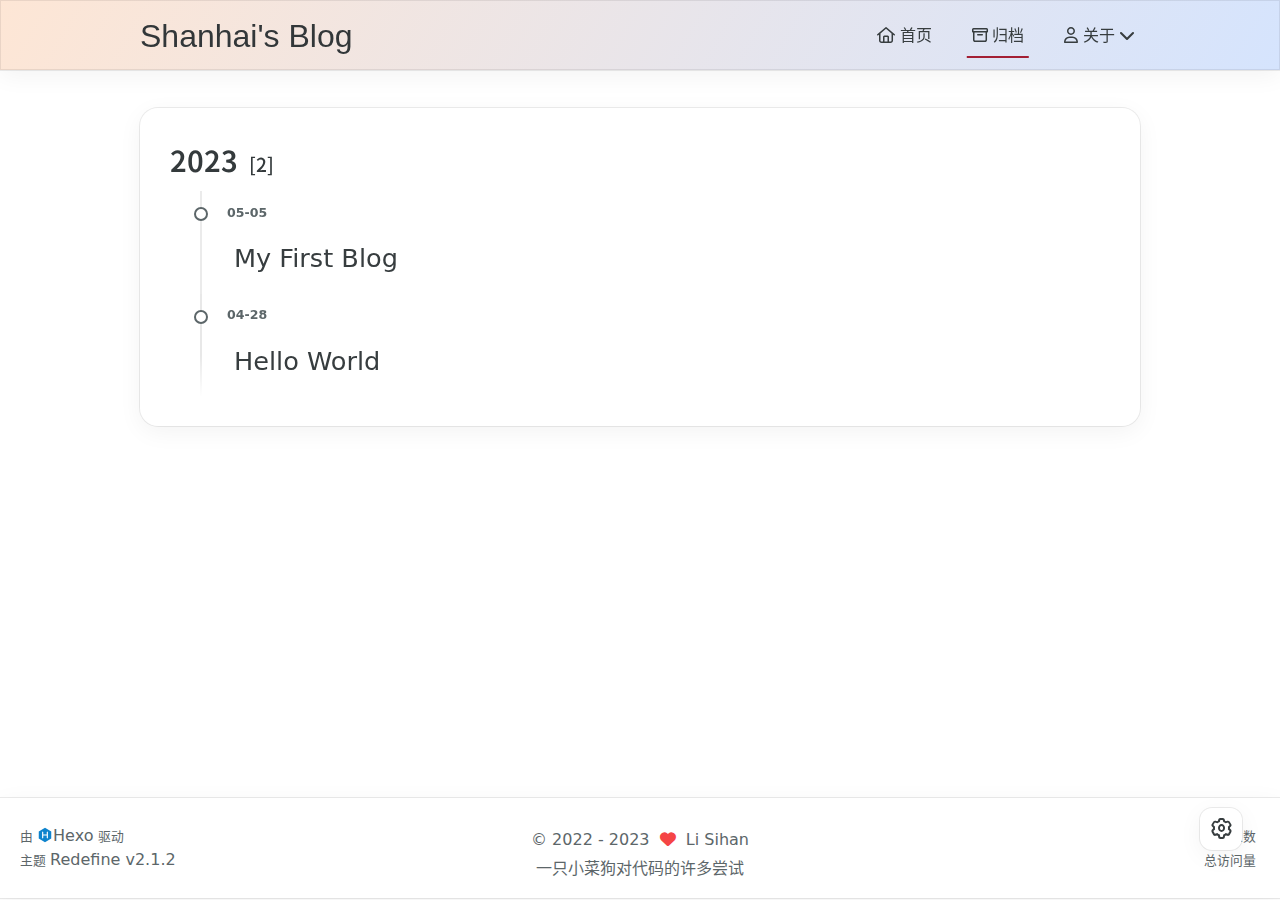
<file: archives/index.html>
<!DOCTYPE html>
<html lang="zh-CN">
<head>
    <meta charset="utf-8">
    <meta name="viewport" content="width=device-width, initial-scale=1">
    <meta name="keywords" content="Hexo Theme Redefine">
    
    <meta name="author" content="Li Sihan">
    <!-- preconnect -->
    <link rel="preconnect" href="https://fonts.googleapis.com">
    <link rel="preconnect" href="https://fonts.gstatic.com" crossorigin>
    <link rel="preconnect" href="https://evan.beee.top" crossorigin>
    
    <!--- Seo Part-->
    
    <link rel="canonical" href="http://example.com/archives/"/>
    <meta name="robots" content="index,follow">
    <meta name="googlebot" content="index,follow">
    <meta name="revisit-after" content="1 days">
    
        <meta name="description" content="李思涵的个人博客">
<meta property="og:type" content="website">
<meta property="og:title" content="Li Sihan&#39;s Blog">
<meta property="og:url" content="http://example.com/archives/index.html">
<meta property="og:site_name" content="Li Sihan&#39;s Blog">
<meta property="og:description" content="李思涵的个人博客">
<meta property="og:locale" content="zh_CN">
<meta property="article:author" content="Sihan Li">
<meta name="twitter:card" content="summary">
    
    <!--- Icon Part-->
    <link rel="icon" type="image/png" href="/images/L.jpg" sizes="192x192">
    <link rel="apple-touch-icon" sizes="180x180" href="/images/L.jpg">
    <meta name="theme-color" content="#A31F34">
    <link rel="shortcut icon" href="/images/L.jpg">
    <!--- Page Info-->
    
    <title>
        
            归档 -
        
        Shanhai&#39;s Blog
    </title>
    
<link rel="stylesheet" href="/css/style.css">

    
<link rel="stylesheet" href="/assets/fonts.css">

    <!--- Font Part-->
    
    
    
        <link href="https://fonts.googleapis.com/css2?family=Noto+Sans+SC:wght@400;500;700&display=swap" rel="stylesheet">
    
    
        <link href="https://fonts.googleapis.com/css2?family=Farsan&display=swap" rel="stylesheet">
    

    <!--- Inject Part-->
    
    <script id="hexo-configurations">
    let Global = window.Global || {};
    Global.hexo_config = {"hostname":"example.com","root":"/","language":"zh-CN"};
    Global.theme_config = {"articles":{"style":{"font_size":"16px","line_height":1.5,"image_border_radius":"14px","image_alignment":"center","image_caption":false,"link_icon":true},"word_count":{"enable":true,"count":true,"min2read":true},"author_label":{"enable":true,"auto":false,"list":[""]},"code_block":{"copy":true,"style":"mac","font":{"enable":false,"family":null,"url":null}},"toc":{"enable":true,"max_depth":3,"number":false,"expand":true,"init_open":true},"copyright":true,"lazyload":true,"recommendation":{"enable":false,"title":"推荐阅读","limit":3,"placeholder":"/images/wallhaven-wqery6-light.webp","skip_dirs":[]}},"colors":{"primary":"#A31F34","secondary":null},"global":{"fonts":{"chinese":{"enable":true,"family":"Noto Sans SC","url":"https://fonts.googleapis.com/css2?family=Noto+Sans+SC:wght@400;500;700&display=swap"},"english":{"enable":true,"family":"Farsen","url":"https://fonts.googleapis.com/css2?family=Farsan&display=swap"}},"content_max_width":"1000px","sidebar_width":"210px","hover":{"shadow":true,"scale":false},"scroll_progress":{"bar":false,"percentage":true},"busuanzi_counter":{"enable":true,"site_pv":true,"site_uv":true,"post_pv":true},"pjax":true,"open_graph":true},"home_banner":{"enable":true,"image":{"light":"/images/wallhaven-wqery6-light.webp","dark":"/images/wallhaven-wqery6-dark.webp"},"title":"Shanhai","subtitle":{"text":["我简单写写，你随便看看"],"hitokoto":{"enable":false,"api":"https://v1.hitokoto.cn"},"typing_speed":100,"backing_speed":80,"starting_delay":500,"backing_delay":1500,"loop":true,"smart_backspace":true},"text_color":{"light":"#fff","dark":"#d1d1b6"},"text_style":{"title_size":"2.8rem","subtitle_size":"1.5rem","line_height":1.2},"custom_font":{"enable":false,"family":null,"url":null},"social_links":{"enable":true,"links":{"github":"https://github.com/shanhai222","instagram":null,"zhihu":"https://www.zhihu.com/people/sshan-hhai","twitter":null,"email":"905894710@qq.com"}}},"plugins":{"feed":{"enable":false},"aplayer":{"enable":false,"type":"fixed","audios":[{"name":null,"artist":null,"url":null,"cover":null}]},"mermaid":{"enable":false,"version":"9.3.0"}},"version":"2.1.2","navbar":{"auto_hide":false,"color":{"left":"#f78736","right":"#367df7","transparency":35},"links":{"Home":{"path":"/","icon":"fa-regular fa-house"},"Archives":{"path":"/archives","icon":"fa-regular fa-archive"},"About":{"icon":"fa-regular fa-user","submenus":{"Me":"/about","Github":"https://github.com/shanhai222","Friends":"/friends"}}},"search":{"enable":false,"preload":true}},"page_templates":{"friends_column":2,"tags_style":"blur"},"home":{"sidebar":{"enable":true,"position":"left","first_item":"menu","announcement":null,"links":{"Archives":{"path":"/archives","icon":"fa-regular fa-archive"},"Tags":{"path":"/tags","icon":"fa-regular fa-tags"},"Categories":{"path":"/categories","icon":"fa-regular fa-folder"}}},"article_date_format":"auto","categories":{"enable":true,"limit":3},"tags":{"enable":true,"limit":3}}};
    Global.language_ago = {"second":"%s 秒前","minute":"%s 分钟前","hour":"%s 小时前","day":"%s 天前","week":"%s 周前","month":"%s 个月前","year":"%s 年前"};
  </script>
    
    <!--- Fontawesome Part-->
    
<link rel="stylesheet" href="/fontawesome/fontawesome.min.css">

    
<link rel="stylesheet" href="/fontawesome/brands.min.css">

    
<link rel="stylesheet" href="/fontawesome/solid.min.css">

    
<link rel="stylesheet" href="/fontawesome/regular.min.css">

    
    
    
    
<meta name="generator" content="Hexo 6.3.0"></head>


<body>
<div class="progress-bar-container">
    

    
        <span class="pjax-progress-bar"></span>
        <span class="pjax-progress-icon">
            <i class="fa-solid fa-circle-notch fa-spin"></i>
        </span>
    
</div>


<main class="page-container">

    

    <div class="main-content-container">

        <div class="main-content-header">
            <header class="navbar-container">
    
    <div class="navbar-content">
        <div class="left">
            
            <a class="logo-title" href="/">
                
                Shanhai&#39;s Blog
                
            </a>
        </div>

        <div class="right">
            <!-- PC -->
            <div class="desktop">
                <ul class="navbar-list">
                    
                        
                            <li class="navbar-item">
                                <!-- Menu -->
                                <a class="" 
                                    href="/"  >
                                    
                                        
                                            <i class="fa-regular fa-house"></i>
                                        
                                        首页
                                    
                                </a>
                                <!-- Submenu -->
                                
                            </li>
                    
                        
                            <li class="navbar-item">
                                <!-- Menu -->
                                <a class="active" 
                                    href="/archives"  >
                                    
                                        
                                            <i class="fa-regular fa-archive"></i>
                                        
                                        归档
                                    
                                </a>
                                <!-- Submenu -->
                                
                            </li>
                    
                        
                            <li class="navbar-item">
                                <!-- Menu -->
                                <a class="has-dropdown" 
                                    href="#" onClick="return false;">
                                    
                                        
                                            <i class="fa-regular fa-user"></i>
                                        
                                        关于&nbsp;<i class="fa-solid fa-chevron-down"></i>
                                    
                                </a>
                                <!-- Submenu -->
                                
                                    <ul class="sub-menu">
                                    
                                        <li>
                                        <a href="/about">ME
                                        </a>
                                        </li>
                                    
                                        <li>
                                        <a target="_blank" rel="noopener" href="https://github.com/shanhai222">GITHUB
                                        </a>
                                        </li>
                                    
                                        <li>
                                        <a href="/friends">友情链接
                                        </a>
                                        </li>
                                    
                                    </ul>
                                
                            </li>
                    
                    
                </ul>
            </div>
            <!-- Mobile -->
            <div class="mobile">
                
                <div class="icon-item navbar-bar">
                    <div class="navbar-bar-middle"></div>
                </div>
            </div>
        </div>
    </div>

    <!-- Mobile drawer -->
    <div class="navbar-drawer">
        <ul class="drawer-navbar-list">
            
                
                    <li class="drawer-navbar-item flex-center">
                        <a class="" 
                        href="/"  >
                             
                                
                                    <i class="fa-regular fa-house"></i>
                                
                                首页
                            
                        </a>
                    </li>
                    <!-- Submenu -->
                    
            
                
                    <li class="drawer-navbar-item flex-center">
                        <a class="active" 
                        href="/archives"  >
                             
                                
                                    <i class="fa-regular fa-archive"></i>
                                
                                归档
                            
                        </a>
                    </li>
                    <!-- Submenu -->
                    
            
                
                    <li class="drawer-navbar-item flex-center">
                        <a class="has-dropdown" 
                        href="#" onClick="return false;">
                            
                                
                                    <i class="fa-regular fa-user"></i>
                                
                                关于&nbsp;<i class="fa-solid fa-chevron-down"></i>
                            
                        </a>
                    </li>
                    <!-- Submenu -->
                              
                        
                            <li class="dropdown-item flex-center">
                                <a class="dropdown-item" href="/about">ME</a>
                            </li>
                        
                            <li class="dropdown-item flex-center">
                                <a class="dropdown-item" target="_blank" rel="noopener" href="https://github.com/shanhai222">GITHUB</a>
                            </li>
                        
                            <li class="dropdown-item flex-center">
                                <a class="dropdown-item" href="/friends">友情链接</a>
                            </li>
                        
                    
            

        </ul>
    </div>

    <div class="window-mask"></div>

</header>


        </div>

        <div class="main-content-body">

            

            <div class="main-content">

                
                    <div class="fade-in-down-animation">
    <div class="archive-container ">
        
<div class="archive-list-container">
    
        <section class="archive-item">
            <div class="archive-item-header">
                <span class="archive-year">2023</span>
                <span class="archive-year-post-count">[2]</span>
            </div>
            <ul class="article-list">
              
              <li class="article-item" date-is='05-05'>
                <a href="/2023/05/05/My-First-Blog/">
                  <span class="article-title">My First Blog</span>
                </a>
              </li>
              
              <li class="article-item" date-is='04-28'>
                <a href="/2023/04/28/hello-world/">
                  <span class="article-title">Hello World</span>
                </a>
              </li>
              
            </ul>
        </section>
    
</div>

    </div>
</div>

                

            </div>
            
            

        </div>

        <div class="main-content-footer">
            <footer class="footer">
    <div class="info-container">
        <div class="copyright-info">
            &copy;
            
              <span>2022</span>
              -
            
            2023&nbsp;&nbsp;<i class="fa-solid fa-heart fa-beat" style="--fa-animation-duration: 0.5s; color: #f54545"></i>&nbsp;&nbsp;<a href="/">Li Sihan</a>
        </div>
        
            <script async data-pjax src="//busuanzi.ibruce.info/busuanzi/2.3/busuanzi.pure.mini.js"></script>
            <div class="website-count info-item">
                
                    <span id="busuanzi_container_site_uv" class="busuanzi_container_site_uv">
                        访问人数&nbsp;<span id="busuanzi_value_site_uv" class="busuanzi_value_site_uv"></span>
                    </span>
                
                
                    <span id="busuanzi_container_site_pv" class="busuanzi_container_site_pv">
                        总访问量&nbsp;<span id="busuanzi_value_site_pv" class="busuanzi_value_site_pv"></span>
                    </span>
                
            </div>
        
        <div class="theme-info info-item">
            <span class="powered-by-container">由 <?xml version="1.0" encoding="utf-8"?><!DOCTYPE svg PUBLIC "-//W3C//DTD SVG 1.1//EN" "http://www.w3.org/Graphics/SVG/1.1/DTD/svg11.dtd"><svg version="1.1" id="圖層_1" xmlns="http://www.w3.org/2000/svg" xmlns:xlink="http://www.w3.org/1999/xlink" x="0px" y="0px" width="1rem" height="1rem" viewBox="0 0 512 512" enable-background="new 0 0 512 512" xml:space="preserve"><path fill="#0E83CD" d="M256.4,25.8l-200,115.5L56,371.5l199.6,114.7l200-115.5l0.4-230.2L256.4,25.8z M349,354.6l-18.4,10.7l-18.6-11V275H200v79.6l-18.4,10.7l-18.6-11v-197l18.5-10.6l18.5,10.8V237h112v-79.6l18.5-10.6l18.5,10.8V354.6z"/></svg><a target="_blank" href="https://hexo.io">Hexo</a> 驱动</span>
                <br>
            <span class="theme-version-container">主题&nbsp;<a class="theme-version" target="_blank" href="https://github.com/EvanNotFound/hexo-theme-redefine">Redefine v2.1.2</a>
        </div>
        
        
        
        
            <div class="customize-info info-item">一只小菜狗对代码的许多尝试</div>
        
        
        
        
    </div>  
</footer>
        </div>
    </div>

    

    <div class="right-side-tools-container">
        <div class="side-tools-container">
    <ul class="hidden-tools-list">
        <li class="right-bottom-tools tool-font-adjust-plus flex-center">
            <i class="fa-regular fa-magnifying-glass-plus"></i>
        </li>

        <li class="right-bottom-tools tool-font-adjust-minus flex-center">
            <i class="fa-regular fa-magnifying-glass-minus"></i>
        </li>

        <li class="right-bottom-tools tool-expand-width flex-center">
            <i class="fa-regular fa-expand"></i>
        </li>

        <li class="right-bottom-tools tool-dark-light-toggle flex-center">
            <i class="fa-regular fa-moon"></i>
        </li>

        <!-- rss -->
        

        

        <li class="right-bottom-tools tool-scroll-to-bottom flex-center">
            <i class="fa-regular fa-arrow-down"></i>
        </li>
    </ul>

    <ul class="visible-tools-list">
        <li class="right-bottom-tools toggle-tools-list flex-center">
            <i class="fa-regular fa-cog fa-spin"></i>
        </li>
        
            <li class="right-bottom-tools tool-scroll-to-top flex-center">
                <i class="arrow-up fas fa-arrow-up"></i>
                <span class="percent"></span>
            </li>
        
        
    </ul>
</div>

    </div>

    <div class="image-viewer-container">
    <img src="">
</div>


    


</main>




<script src="/js/utils.js"></script>

<script src="/js/main.js"></script>

<script src="/js/layouts/navbarShrink.js"></script>

<script src="/js/tools/scrollTopBottom.js"></script>

<script src="/js/tools/lightDarkSwitch.js"></script>





    
<script src="/js/tools/codeBlock.js"></script>




    
<script src="/js/layouts/lazyload.js"></script>






  
<script src="/js/libs/Typed.min.js"></script>

  
<script src="/js/plugins/typed.js"></script>







<div class="post-scripts pjax">
    
</div>


    
<script src="/js/libs/pjax.min.js"></script>

<script>
    window.addEventListener('DOMContentLoaded', () => {
        window.pjax = new Pjax({
            selectors: [
                'head title',
                '.page-container',
                '.pjax',
            ],
            history: true,
            debug: false,
            cacheBust: false,
            timeout: 0,
            analytics: false,
            currentUrlFullReload: false,
            scrollRestoration: false,
            // scrollTo: true,
        });

        document.addEventListener('pjax:send', () => {
            Global.utils.pjaxProgressBarStart();
        });

        document.addEventListener('pjax:complete', () => {
            Global.utils.pjaxProgressBarEnd();
            window.pjax.executeScripts(document.querySelectorAll('script[data-pjax], .pjax script'));
            Global.refresh();
        });
    });
</script>




</body>
</html>
</file>
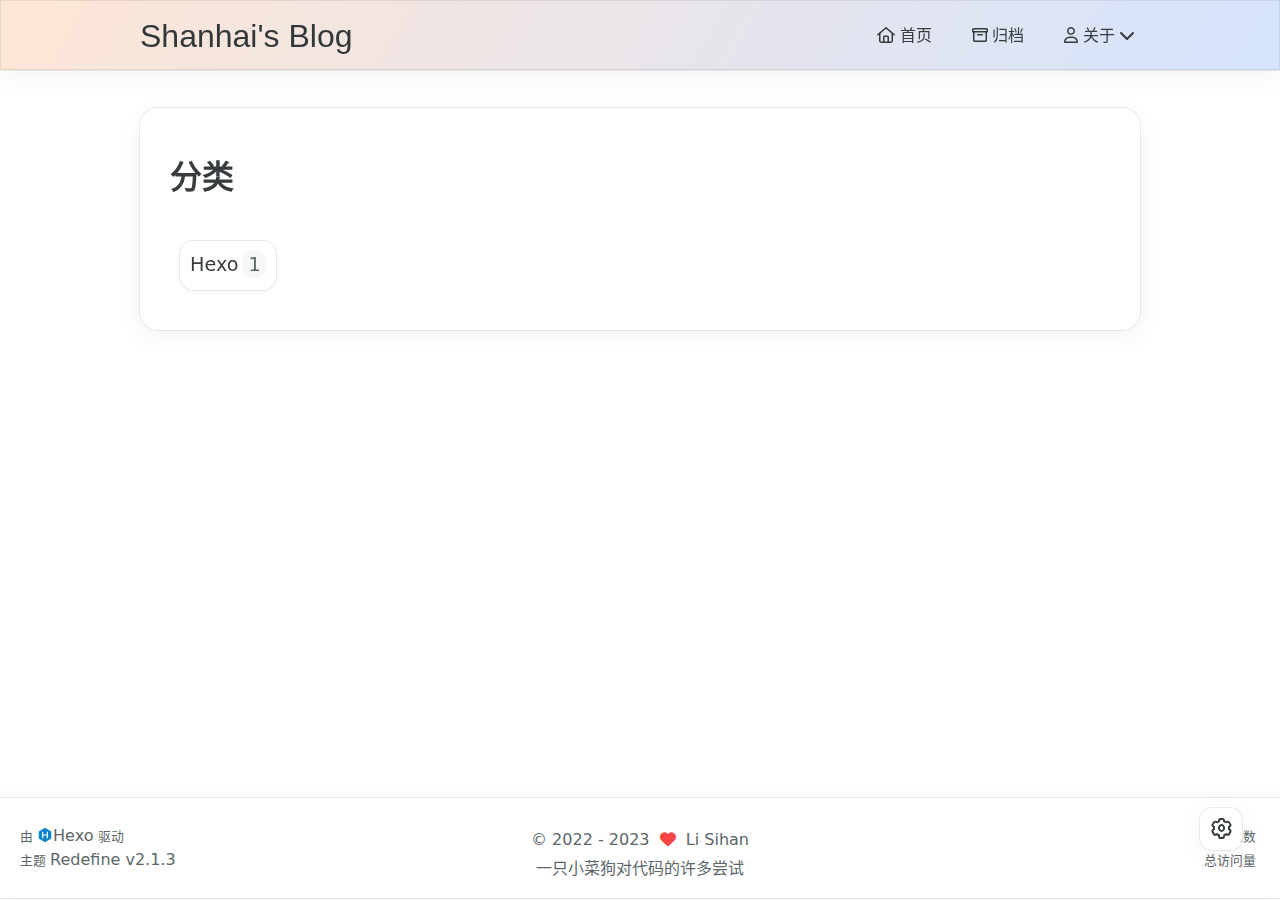
<file: categories/index.html>
<!DOCTYPE html>
<html lang="zh-CN">
<head>
    <meta charset="utf-8">
    <meta name="viewport" content="width=device-width, initial-scale=1">
    <meta name="keywords" content="Hexo Theme Redefine">
    
    <meta name="author" content="Li Sihan">
    <!-- preconnect -->
    <link rel="preconnect" href="https://fonts.googleapis.com">
    <link rel="preconnect" href="https://fonts.gstatic.com" crossorigin>
    
    
    <!--- Seo Part-->
    
    <link rel="canonical" href="http://example.com/categories/"/>
    <meta name="robots" content="index,follow">
    <meta name="googlebot" content="index,follow">
    <meta name="revisit-after" content="1 days">
    
        <meta name="description" content="Hexo">
<meta property="og:type" content="website">
<meta property="og:title" content="categories">
<meta property="og:url" content="http://example.com/categories/index.html">
<meta property="og:site_name" content="Li Sihan&#39;s Blog">
<meta property="og:description" content="Hexo">
<meta property="og:locale" content="zh_CN">
<meta property="article:published_time" content="2023-05-11T10:17:39.000Z">
<meta property="article:modified_time" content="2023-05-11T10:18:38.069Z">
<meta property="article:author" content="Sihan Li">
<meta name="twitter:card" content="summary">
    
    
    <!--- Icon Part-->
    <link rel="icon" type="image/png" href="/images/L.jpg" sizes="192x192">
    <link rel="apple-touch-icon" sizes="180x180" href="/images/L.jpg">
    <meta name="theme-color" content="#A31F34">
    <link rel="shortcut icon" href="/images/L.jpg">
    <!--- Page Info-->
    
    <title>
        
            分类 -
        
        Shanhai&#39;s Blog
    </title>
    
<link rel="stylesheet" href="/css/style.css">

    
<link rel="stylesheet" href="/assets/fonts.css">

    <!--- Font Part-->
    
    
    
        <link href="https://fonts.googleapis.com/css2?family=Noto+Sans+SC:wght@400;500;700&display=swap" rel="stylesheet">
    
    
        <link href="https://fonts.googleapis.com/css2?family=Farsan&display=swap" rel="stylesheet">
    

    <!--- Inject Part-->
    
    <script id="hexo-configurations">
    let Global = window.Global || {};
    Global.hexo_config = {"hostname":"example.com","root":"/","language":"zh-CN"};
    Global.theme_config = {"articles":{"style":{"font_size":"16px","line_height":1.5,"image_border_radius":"14px","image_alignment":"center","image_caption":false,"link_icon":true},"word_count":{"enable":true,"count":true,"min2read":true},"author_label":{"enable":true,"auto":false,"list":[]},"code_block":{"copy":true,"style":"mac","font":{"enable":false,"family":null,"url":null}},"toc":{"enable":true,"max_depth":3,"number":false,"expand":true,"init_open":true},"copyright":true,"lazyload":true,"recommendation":{"enable":false,"title":"推荐阅读","limit":3,"placeholder":"/images/wallhaven-wqery6-light.webp","skip_dirs":[]}},"colors":{"primary":"#A31F34","secondary":null},"global":{"fonts":{"chinese":{"enable":true,"family":"Noto Sans SC","url":"https://fonts.googleapis.com/css2?family=Noto+Sans+SC:wght@400;500;700&display=swap"},"english":{"enable":true,"family":"Farsen","url":"https://fonts.googleapis.com/css2?family=Farsan&display=swap"}},"content_max_width":"1000px","sidebar_width":"210px","hover":{"shadow":true,"scale":false},"scroll_progress":{"bar":false,"percentage":true},"busuanzi_counter":{"enable":true,"site_pv":true,"site_uv":true,"post_pv":true},"pjax":true,"open_graph":true,"google_analytics":{"enable":false,"id":null}},"home_banner":{"enable":true,"style":"fixed","image":{"light":"/images/wallhaven-wqery6-light.webp","dark":"/images/wallhaven-wqery6-dark.webp"},"title":"Shanhai","subtitle":{"text":["我简单写写，你随便看看"],"hitokoto":{"enable":false,"api":"https://v1.hitokoto.cn"},"typing_speed":100,"backing_speed":80,"starting_delay":500,"backing_delay":1500,"loop":true,"smart_backspace":true},"text_color":{"light":"#fff","dark":"#d1d1b6"},"text_style":{"title_size":"2.8rem","subtitle_size":"1.5rem","line_height":1.2},"custom_font":{"enable":false,"family":null,"url":null},"social_links":{"enable":true,"links":{"github":"https://github.com/shanhai222","instagram":null,"zhihu":"https://www.zhihu.com/people/sshan-hhai","twitter":null,"email":"905894710@qq.com"}}},"plugins":{"feed":{"enable":false},"aplayer":{"enable":false,"type":"fixed","audios":[{"name":null,"artist":null,"url":null,"cover":null}]},"mermaid":{"enable":false,"version":"9.3.0"}},"version":"2.1.3","navbar":{"auto_hide":false,"color":{"left":"#f78736","right":"#367df7","transparency":35},"links":{"Home":{"path":"/","icon":"fa-regular fa-house"},"Archives":{"path":"/archives","icon":"fa-regular fa-archive"},"About":{"icon":"fa-regular fa-user","submenus":{"Me":"/about","Github":"https://github.com/EvanNotFound/hexo-theme-redefine"}}},"search":{"enable":false,"preload":true}},"page_templates":{"friends_column":2,"tags_style":"blur"},"home":{"sidebar":{"enable":true,"position":"left","first_item":"menu","announcement":null,"links":{"Archives":{"path":"/archives","icon":"fa-regular fa-archive"},"Tags":{"path":"/tags","icon":"fa-regular fa-tags"},"Categories":{"path":"/categories","icon":"fa-regular fa-folder"}}},"article_date_format":"auto","categories":{"enable":true,"limit":3},"tags":{"enable":true,"limit":3}}};
    Global.language_ago = {"second":"%s 秒前","minute":"%s 分钟前","hour":"%s 小时前","day":"%s 天前","week":"%s 周前","month":"%s 个月前","year":"%s 年前"};
  </script>
    
    <!--- Fontawesome Part-->
    
<link rel="stylesheet" href="/fontawesome/fontawesome.min.css">

    
<link rel="stylesheet" href="/fontawesome/brands.min.css">

    
<link rel="stylesheet" href="/fontawesome/solid.min.css">

    
<link rel="stylesheet" href="/fontawesome/regular.min.css">

    
    
    
    
<meta name="generator" content="Hexo 6.3.0"></head>


<body>
<div class="progress-bar-container">
    

    
        <span class="pjax-progress-bar"></span>
        <span class="pjax-progress-icon">
            <i class="fa-solid fa-circle-notch fa-spin"></i>
        </span>
    
</div>


<main class="page-container">

    

    <div class="main-content-container">

        <div class="main-content-header">
            <header class="navbar-container">
    
    <div class="navbar-content">
        <div class="left">
            
            <a class="logo-title" href="/">
                
                Shanhai&#39;s Blog
                
            </a>
        </div>

        <div class="right">
            <!-- PC -->
            <div class="desktop">
                <ul class="navbar-list">
                    
                        
                            <li class="navbar-item">
                                <!-- Menu -->
                                <a class="" 
                                    href="/"  >
                                    
                                        
                                            <i class="fa-regular fa-house"></i>
                                        
                                        首页
                                    
                                </a>
                                <!-- Submenu -->
                                
                            </li>
                    
                        
                            <li class="navbar-item">
                                <!-- Menu -->
                                <a class="" 
                                    href="/archives"  >
                                    
                                        
                                            <i class="fa-regular fa-archive"></i>
                                        
                                        归档
                                    
                                </a>
                                <!-- Submenu -->
                                
                            </li>
                    
                        
                            <li class="navbar-item">
                                <!-- Menu -->
                                <a class="has-dropdown" 
                                    href="#" onClick="return false;">
                                    
                                        
                                            <i class="fa-regular fa-user"></i>
                                        
                                        关于&nbsp;<i class="fa-solid fa-chevron-down"></i>
                                    
                                </a>
                                <!-- Submenu -->
                                
                                    <ul class="sub-menu">
                                    
                                        <li>
                                        <a href="/about">ME
                                        </a>
                                        </li>
                                    
                                        <li>
                                        <a target="_blank" rel="noopener" href="https://github.com/EvanNotFound/hexo-theme-redefine">GITHUB
                                        </a>
                                        </li>
                                    
                                    </ul>
                                
                            </li>
                    
                    
                </ul>
            </div>
            <!-- Mobile -->
            <div class="mobile">
                
                <div class="icon-item navbar-bar">
                    <div class="navbar-bar-middle"></div>
                </div>
            </div>
        </div>
    </div>

    <!-- Mobile drawer -->
    <div class="navbar-drawer">
        <ul class="drawer-navbar-list">
            
                
                    <li class="drawer-navbar-item flex-center">
                        <a class="" 
                        href="/"  >
                             
                                
                                    <i class="fa-regular fa-house"></i>
                                
                                首页
                            
                        </a>
                    </li>
                    <!-- Submenu -->
                    
            
                
                    <li class="drawer-navbar-item flex-center">
                        <a class="" 
                        href="/archives"  >
                             
                                
                                    <i class="fa-regular fa-archive"></i>
                                
                                归档
                            
                        </a>
                    </li>
                    <!-- Submenu -->
                    
            
                
                    <li class="drawer-navbar-item flex-center">
                        <a class="has-dropdown" 
                        href="#" onClick="return false;">
                            
                                
                                    <i class="fa-regular fa-user"></i>
                                
                                关于&nbsp;<i class="fa-solid fa-chevron-down"></i>
                            
                        </a>
                    </li>
                    <!-- Submenu -->
                              
                        
                            <li class="dropdown-item flex-center">
                                <a class="dropdown-item" href="/about">ME</a>
                            </li>
                        
                            <li class="dropdown-item flex-center">
                                <a class="dropdown-item" target="_blank" rel="noopener" href="https://github.com/EvanNotFound/hexo-theme-redefine">GITHUB</a>
                            </li>
                        
                    
            

        </ul>
    </div>

    <div class="window-mask"></div>

</header>


        </div>

        <div class="main-content-body">

            

            <div class="main-content">

                
                    <div class="fade-in-down-animation">
    <div class="category-list-container">
        <div class="tagcloud-header">
            <h1 style="margin: 15px 0px; margin-bottom: 30px;">分类</h1>
        </div>
        <div class="category-list-content">
            <ul class="all-category-list"><li class="all-category-list-item"><a class="all-category-list-link" href="/categories/Hexo/">Hexo</a><span class="all-category-list-count">1</span></li></ul>
        </div>
        <div class="category-comments">
            
        </div>
    </div>
</div>


                

            </div>
            
            

        </div>

        <div class="main-content-footer">
            <footer class="footer">
    <div class="info-container">
        <div class="copyright-info">
            &copy;
            
              <span>2022</span>
              -
            
            2023&nbsp;&nbsp;<i class="fa-solid fa-heart fa-beat" style="--fa-animation-duration: 0.5s; color: #f54545"></i>&nbsp;&nbsp;<a href="/">Li Sihan</a>
        </div>
        
            <script async data-pjax src="//busuanzi.ibruce.info/busuanzi/2.3/busuanzi.pure.mini.js"></script>
            <div class="website-count info-item">
                
                    <span id="busuanzi_container_site_uv" class="busuanzi_container_site_uv">
                        访问人数&nbsp;<span id="busuanzi_value_site_uv" class="busuanzi_value_site_uv"></span>
                    </span>
                
                
                    <span id="busuanzi_container_site_pv" class="busuanzi_container_site_pv">
                        总访问量&nbsp;<span id="busuanzi_value_site_pv" class="busuanzi_value_site_pv"></span>
                    </span>
                
            </div>
        
        <div class="theme-info info-item">
            <span class="powered-by-container">由 <?xml version="1.0" encoding="utf-8"?><!DOCTYPE svg PUBLIC "-//W3C//DTD SVG 1.1//EN" "http://www.w3.org/Graphics/SVG/1.1/DTD/svg11.dtd"><svg version="1.1" id="圖層_1" xmlns="http://www.w3.org/2000/svg" xmlns:xlink="http://www.w3.org/1999/xlink" x="0px" y="0px" width="1rem" height="1rem" viewBox="0 0 512 512" enable-background="new 0 0 512 512" xml:space="preserve"><path fill="#0E83CD" d="M256.4,25.8l-200,115.5L56,371.5l199.6,114.7l200-115.5l0.4-230.2L256.4,25.8z M349,354.6l-18.4,10.7l-18.6-11V275H200v79.6l-18.4,10.7l-18.6-11v-197l18.5-10.6l18.5,10.8V237h112v-79.6l18.5-10.6l18.5,10.8V354.6z"/></svg><a target="_blank" href="https://hexo.io">Hexo</a> 驱动</span>
                <br>
            <span class="theme-version-container">主题&nbsp;<a class="theme-version" target="_blank" href="https://github.com/EvanNotFound/hexo-theme-redefine">Redefine v2.1.3</a>
        </div>
        
        
        
        
            <div class="customize-info info-item">一只小菜狗对代码的许多尝试</div>
        
        
        
        
    </div>  
</footer>
        </div>
    </div>

    

    <div class="right-side-tools-container">
        <div class="side-tools-container">
    <ul class="hidden-tools-list">
        <li class="right-bottom-tools tool-font-adjust-plus flex-center">
            <i class="fa-regular fa-magnifying-glass-plus"></i>
        </li>

        <li class="right-bottom-tools tool-font-adjust-minus flex-center">
            <i class="fa-regular fa-magnifying-glass-minus"></i>
        </li>

        <li class="right-bottom-tools tool-expand-width flex-center">
            <i class="fa-regular fa-expand"></i>
        </li>

        <li class="right-bottom-tools tool-dark-light-toggle flex-center">
            <i class="fa-regular fa-moon"></i>
        </li>

        <!-- rss -->
        

        

        <li class="right-bottom-tools tool-scroll-to-bottom flex-center">
            <i class="fa-regular fa-arrow-down"></i>
        </li>
    </ul>

    <ul class="visible-tools-list">
        <li class="right-bottom-tools toggle-tools-list flex-center">
            <i class="fa-regular fa-cog fa-spin"></i>
        </li>
        
            <li class="right-bottom-tools tool-scroll-to-top flex-center">
                <i class="arrow-up fas fa-arrow-up"></i>
                <span class="percent"></span>
            </li>
        
        
    </ul>
</div>

    </div>

    <div class="image-viewer-container">
    <img src="">
</div>


    


</main>




<script src="/js/utils.js"></script>

<script src="/js/main.js"></script>

<script src="/js/layouts/navbarShrink.js"></script>

<script src="/js/tools/scrollTopBottom.js"></script>

<script src="/js/tools/lightDarkSwitch.js"></script>





    
<script src="/js/tools/codeBlock.js"></script>




    
<script src="/js/layouts/lazyload.js"></script>






  
<script src="/js/libs/Typed.min.js"></script>

  
<script src="/js/plugins/typed.js"></script>








<div class="post-scripts pjax">
    
</div>


    
<script src="/js/libs/pjax.min.js"></script>

<script>
    window.addEventListener('DOMContentLoaded', () => {
        window.pjax = new Pjax({
            selectors: [
                'head title',
                '.page-container',
                '.pjax',
            ],
            history: true,
            debug: false,
            cacheBust: false,
            timeout: 0,
            analytics: false,
            currentUrlFullReload: false,
            scrollRestoration: false,
            // scrollTo: true,
        });

        document.addEventListener('pjax:send', () => {
            Global.utils.pjaxProgressBarStart();
        });

        document.addEventListener('pjax:complete', () => {
            Global.utils.pjaxProgressBarEnd();
            window.pjax.executeScripts(document.querySelectorAll('script[data-pjax], .pjax script'));
            Global.refresh();
        });
    });
</script>




</body>
</html>
</file>
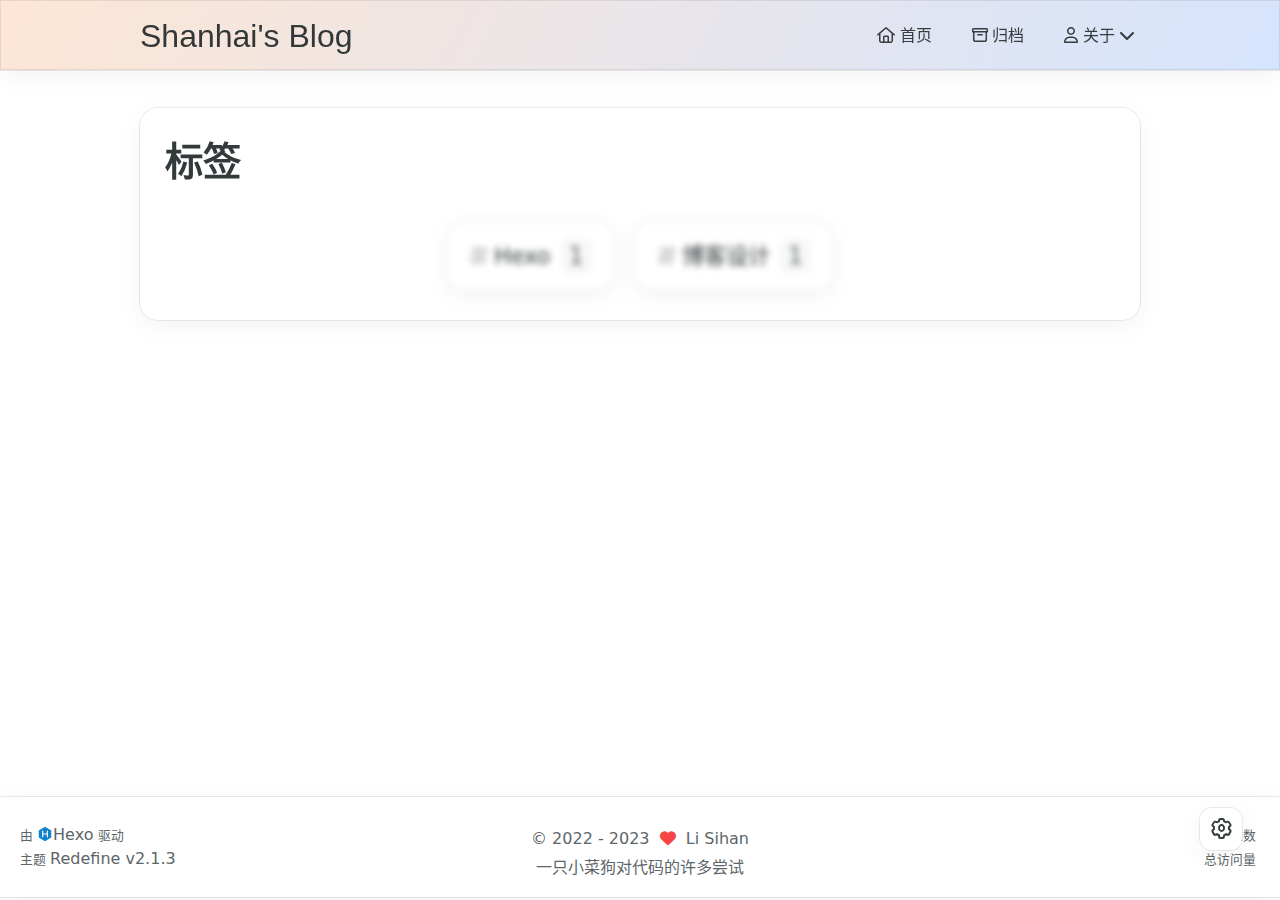
<file: tags/index.html>
<!DOCTYPE html>
<html lang="zh-CN">
<head>
    <meta charset="utf-8">
    <meta name="viewport" content="width=device-width, initial-scale=1">
    <meta name="keywords" content="Hexo Theme Redefine">
    
    <meta name="author" content="Li Sihan">
    <!-- preconnect -->
    <link rel="preconnect" href="https://fonts.googleapis.com">
    <link rel="preconnect" href="https://fonts.gstatic.com" crossorigin>
    
    
    <!--- Seo Part-->
    
    <link rel="canonical" href="http://example.com/tags/"/>
    <meta name="robots" content="index,follow">
    <meta name="googlebot" content="index,follow">
    <meta name="revisit-after" content="1 days">
    
        <meta name="description" content="Hexo博客设计">
<meta property="og:type" content="website">
<meta property="og:title" content="tags">
<meta property="og:url" content="http://example.com/tags/index.html">
<meta property="og:site_name" content="Li Sihan&#39;s Blog">
<meta property="og:description" content="Hexo博客设计">
<meta property="og:locale" content="zh_CN">
<meta property="article:published_time" content="2023-05-11T09:01:14.000Z">
<meta property="article:modified_time" content="2023-05-11T09:02:23.427Z">
<meta property="article:author" content="Sihan Li">
<meta name="twitter:card" content="summary">
    
    
    <!--- Icon Part-->
    <link rel="icon" type="image/png" href="/images/L.jpg" sizes="192x192">
    <link rel="apple-touch-icon" sizes="180x180" href="/images/L.jpg">
    <meta name="theme-color" content="#A31F34">
    <link rel="shortcut icon" href="/images/L.jpg">
    <!--- Page Info-->
    
    <title>
        
            标签 -
        
        Shanhai&#39;s Blog
    </title>
    
<link rel="stylesheet" href="/css/style.css">

    
<link rel="stylesheet" href="/assets/fonts.css">

    <!--- Font Part-->
    
    
    
        <link href="https://fonts.googleapis.com/css2?family=Noto+Sans+SC:wght@400;500;700&display=swap" rel="stylesheet">
    
    
        <link href="https://fonts.googleapis.com/css2?family=Farsan&display=swap" rel="stylesheet">
    

    <!--- Inject Part-->
    
    <script id="hexo-configurations">
    let Global = window.Global || {};
    Global.hexo_config = {"hostname":"example.com","root":"/","language":"zh-CN"};
    Global.theme_config = {"articles":{"style":{"font_size":"16px","line_height":1.5,"image_border_radius":"14px","image_alignment":"center","image_caption":false,"link_icon":true},"word_count":{"enable":true,"count":true,"min2read":true},"author_label":{"enable":true,"auto":false,"list":[]},"code_block":{"copy":true,"style":"mac","font":{"enable":false,"family":null,"url":null}},"toc":{"enable":true,"max_depth":3,"number":false,"expand":true,"init_open":true},"copyright":true,"lazyload":true,"recommendation":{"enable":false,"title":"推荐阅读","limit":3,"placeholder":"/images/wallhaven-wqery6-light.webp","skip_dirs":[]}},"colors":{"primary":"#A31F34","secondary":null},"global":{"fonts":{"chinese":{"enable":true,"family":"Noto Sans SC","url":"https://fonts.googleapis.com/css2?family=Noto+Sans+SC:wght@400;500;700&display=swap"},"english":{"enable":true,"family":"Farsen","url":"https://fonts.googleapis.com/css2?family=Farsan&display=swap"}},"content_max_width":"1000px","sidebar_width":"210px","hover":{"shadow":true,"scale":false},"scroll_progress":{"bar":false,"percentage":true},"busuanzi_counter":{"enable":true,"site_pv":true,"site_uv":true,"post_pv":true},"pjax":true,"open_graph":true,"google_analytics":{"enable":false,"id":null}},"home_banner":{"enable":true,"style":"fixed","image":{"light":"/images/wallhaven-wqery6-light.webp","dark":"/images/wallhaven-wqery6-dark.webp"},"title":"Shanhai","subtitle":{"text":["我简单写写，你随便看看"],"hitokoto":{"enable":false,"api":"https://v1.hitokoto.cn"},"typing_speed":100,"backing_speed":80,"starting_delay":500,"backing_delay":1500,"loop":true,"smart_backspace":true},"text_color":{"light":"#fff","dark":"#d1d1b6"},"text_style":{"title_size":"2.8rem","subtitle_size":"1.5rem","line_height":1.2},"custom_font":{"enable":false,"family":null,"url":null},"social_links":{"enable":true,"links":{"github":"https://github.com/shanhai222","instagram":null,"zhihu":"https://www.zhihu.com/people/sshan-hhai","twitter":null,"email":"905894710@qq.com"}}},"plugins":{"feed":{"enable":false},"aplayer":{"enable":false,"type":"fixed","audios":[{"name":null,"artist":null,"url":null,"cover":null}]},"mermaid":{"enable":false,"version":"9.3.0"}},"version":"2.1.3","navbar":{"auto_hide":false,"color":{"left":"#f78736","right":"#367df7","transparency":35},"links":{"Home":{"path":"/","icon":"fa-regular fa-house"},"Archives":{"path":"/archives","icon":"fa-regular fa-archive"},"About":{"icon":"fa-regular fa-user","submenus":{"Me":"/about","Github":"https://github.com/EvanNotFound/hexo-theme-redefine"}}},"search":{"enable":false,"preload":true}},"page_templates":{"friends_column":2,"tags_style":"blur"},"home":{"sidebar":{"enable":true,"position":"left","first_item":"menu","announcement":null,"links":{"Archives":{"path":"/archives","icon":"fa-regular fa-archive"},"Tags":{"path":"/tags","icon":"fa-regular fa-tags"},"Categories":{"path":"/categories","icon":"fa-regular fa-folder"}}},"article_date_format":"auto","categories":{"enable":true,"limit":3},"tags":{"enable":true,"limit":3}}};
    Global.language_ago = {"second":"%s 秒前","minute":"%s 分钟前","hour":"%s 小时前","day":"%s 天前","week":"%s 周前","month":"%s 个月前","year":"%s 年前"};
  </script>
    
    <!--- Fontawesome Part-->
    
<link rel="stylesheet" href="/fontawesome/fontawesome.min.css">

    
<link rel="stylesheet" href="/fontawesome/brands.min.css">

    
<link rel="stylesheet" href="/fontawesome/solid.min.css">

    
<link rel="stylesheet" href="/fontawesome/regular.min.css">

    
    
    
    
<meta name="generator" content="Hexo 6.3.0"></head>


<body>
<div class="progress-bar-container">
    

    
        <span class="pjax-progress-bar"></span>
        <span class="pjax-progress-icon">
            <i class="fa-solid fa-circle-notch fa-spin"></i>
        </span>
    
</div>


<main class="page-container">

    

    <div class="main-content-container">

        <div class="main-content-header">
            <header class="navbar-container">
    
    <div class="navbar-content">
        <div class="left">
            
            <a class="logo-title" href="/">
                
                Shanhai&#39;s Blog
                
            </a>
        </div>

        <div class="right">
            <!-- PC -->
            <div class="desktop">
                <ul class="navbar-list">
                    
                        
                            <li class="navbar-item">
                                <!-- Menu -->
                                <a class="" 
                                    href="/"  >
                                    
                                        
                                            <i class="fa-regular fa-house"></i>
                                        
                                        首页
                                    
                                </a>
                                <!-- Submenu -->
                                
                            </li>
                    
                        
                            <li class="navbar-item">
                                <!-- Menu -->
                                <a class="" 
                                    href="/archives"  >
                                    
                                        
                                            <i class="fa-regular fa-archive"></i>
                                        
                                        归档
                                    
                                </a>
                                <!-- Submenu -->
                                
                            </li>
                    
                        
                            <li class="navbar-item">
                                <!-- Menu -->
                                <a class="has-dropdown" 
                                    href="#" onClick="return false;">
                                    
                                        
                                            <i class="fa-regular fa-user"></i>
                                        
                                        关于&nbsp;<i class="fa-solid fa-chevron-down"></i>
                                    
                                </a>
                                <!-- Submenu -->
                                
                                    <ul class="sub-menu">
                                    
                                        <li>
                                        <a href="/about">ME
                                        </a>
                                        </li>
                                    
                                        <li>
                                        <a target="_blank" rel="noopener" href="https://github.com/EvanNotFound/hexo-theme-redefine">GITHUB
                                        </a>
                                        </li>
                                    
                                    </ul>
                                
                            </li>
                    
                    
                </ul>
            </div>
            <!-- Mobile -->
            <div class="mobile">
                
                <div class="icon-item navbar-bar">
                    <div class="navbar-bar-middle"></div>
                </div>
            </div>
        </div>
    </div>

    <!-- Mobile drawer -->
    <div class="navbar-drawer">
        <ul class="drawer-navbar-list">
            
                
                    <li class="drawer-navbar-item flex-center">
                        <a class="" 
                        href="/"  >
                             
                                
                                    <i class="fa-regular fa-house"></i>
                                
                                首页
                            
                        </a>
                    </li>
                    <!-- Submenu -->
                    
            
                
                    <li class="drawer-navbar-item flex-center">
                        <a class="" 
                        href="/archives"  >
                             
                                
                                    <i class="fa-regular fa-archive"></i>
                                
                                归档
                            
                        </a>
                    </li>
                    <!-- Submenu -->
                    
            
                
                    <li class="drawer-navbar-item flex-center">
                        <a class="has-dropdown" 
                        href="#" onClick="return false;">
                            
                                
                                    <i class="fa-regular fa-user"></i>
                                
                                关于&nbsp;<i class="fa-solid fa-chevron-down"></i>
                            
                        </a>
                    </li>
                    <!-- Submenu -->
                              
                        
                            <li class="dropdown-item flex-center">
                                <a class="dropdown-item" href="/about">ME</a>
                            </li>
                        
                            <li class="dropdown-item flex-center">
                                <a class="dropdown-item" target="_blank" rel="noopener" href="https://github.com/EvanNotFound/hexo-theme-redefine">GITHUB</a>
                            </li>
                        
                    
            

        </ul>
    </div>

    <div class="window-mask"></div>

</header>


        </div>

        <div class="main-content-body">

            

            <div class="main-content">

                
                    
    <div class="fade-in-down-animation">
        <div class="tagcloud-container">
          
            <div class="tagcloud-header">
                <h1 style="margin: 15px 5px; margin-bottom: 30px;">标签</h1>
            </div>
            <div class="tagcloud-content">
              <ul class="tag-list" data-show-value="true">
                
                  <li><a data-weight="1" href="/tags/Hexo/"><i class="fa-solid fa-hashtag"></i>Hexo</a></li>
                
                  <li><a data-weight="1" href="/tags/博客设计/"><i class="fa-solid fa-hashtag"></i>博客设计</a></li>
                
              </ul>
            </div>
            
        </div>
    </div>


                

            </div>
            
            

        </div>

        <div class="main-content-footer">
            <footer class="footer">
    <div class="info-container">
        <div class="copyright-info">
            &copy;
            
              <span>2022</span>
              -
            
            2023&nbsp;&nbsp;<i class="fa-solid fa-heart fa-beat" style="--fa-animation-duration: 0.5s; color: #f54545"></i>&nbsp;&nbsp;<a href="/">Li Sihan</a>
        </div>
        
            <script async data-pjax src="//busuanzi.ibruce.info/busuanzi/2.3/busuanzi.pure.mini.js"></script>
            <div class="website-count info-item">
                
                    <span id="busuanzi_container_site_uv" class="busuanzi_container_site_uv">
                        访问人数&nbsp;<span id="busuanzi_value_site_uv" class="busuanzi_value_site_uv"></span>
                    </span>
                
                
                    <span id="busuanzi_container_site_pv" class="busuanzi_container_site_pv">
                        总访问量&nbsp;<span id="busuanzi_value_site_pv" class="busuanzi_value_site_pv"></span>
                    </span>
                
            </div>
        
        <div class="theme-info info-item">
            <span class="powered-by-container">由 <?xml version="1.0" encoding="utf-8"?><!DOCTYPE svg PUBLIC "-//W3C//DTD SVG 1.1//EN" "http://www.w3.org/Graphics/SVG/1.1/DTD/svg11.dtd"><svg version="1.1" id="圖層_1" xmlns="http://www.w3.org/2000/svg" xmlns:xlink="http://www.w3.org/1999/xlink" x="0px" y="0px" width="1rem" height="1rem" viewBox="0 0 512 512" enable-background="new 0 0 512 512" xml:space="preserve"><path fill="#0E83CD" d="M256.4,25.8l-200,115.5L56,371.5l199.6,114.7l200-115.5l0.4-230.2L256.4,25.8z M349,354.6l-18.4,10.7l-18.6-11V275H200v79.6l-18.4,10.7l-18.6-11v-197l18.5-10.6l18.5,10.8V237h112v-79.6l18.5-10.6l18.5,10.8V354.6z"/></svg><a target="_blank" href="https://hexo.io">Hexo</a> 驱动</span>
                <br>
            <span class="theme-version-container">主题&nbsp;<a class="theme-version" target="_blank" href="https://github.com/EvanNotFound/hexo-theme-redefine">Redefine v2.1.3</a>
        </div>
        
        
        
        
            <div class="customize-info info-item">一只小菜狗对代码的许多尝试</div>
        
        
        
        
    </div>  
</footer>
        </div>
    </div>

    

    <div class="right-side-tools-container">
        <div class="side-tools-container">
    <ul class="hidden-tools-list">
        <li class="right-bottom-tools tool-font-adjust-plus flex-center">
            <i class="fa-regular fa-magnifying-glass-plus"></i>
        </li>

        <li class="right-bottom-tools tool-font-adjust-minus flex-center">
            <i class="fa-regular fa-magnifying-glass-minus"></i>
        </li>

        <li class="right-bottom-tools tool-expand-width flex-center">
            <i class="fa-regular fa-expand"></i>
        </li>

        <li class="right-bottom-tools tool-dark-light-toggle flex-center">
            <i class="fa-regular fa-moon"></i>
        </li>

        <!-- rss -->
        

        

        <li class="right-bottom-tools tool-scroll-to-bottom flex-center">
            <i class="fa-regular fa-arrow-down"></i>
        </li>
    </ul>

    <ul class="visible-tools-list">
        <li class="right-bottom-tools toggle-tools-list flex-center">
            <i class="fa-regular fa-cog fa-spin"></i>
        </li>
        
            <li class="right-bottom-tools tool-scroll-to-top flex-center">
                <i class="arrow-up fas fa-arrow-up"></i>
                <span class="percent"></span>
            </li>
        
        
    </ul>
</div>

    </div>

    <div class="image-viewer-container">
    <img src="">
</div>


    


</main>




<script src="/js/utils.js"></script>

<script src="/js/main.js"></script>

<script src="/js/layouts/navbarShrink.js"></script>

<script src="/js/tools/scrollTopBottom.js"></script>

<script src="/js/tools/lightDarkSwitch.js"></script>





    
<script src="/js/tools/codeBlock.js"></script>




    
<script src="/js/layouts/lazyload.js"></script>






  
<script src="/js/libs/Typed.min.js"></script>

  
<script src="/js/plugins/typed.js"></script>








<div class="post-scripts pjax">
    
</div>


    
<script src="/js/libs/pjax.min.js"></script>

<script>
    window.addEventListener('DOMContentLoaded', () => {
        window.pjax = new Pjax({
            selectors: [
                'head title',
                '.page-container',
                '.pjax',
            ],
            history: true,
            debug: false,
            cacheBust: false,
            timeout: 0,
            analytics: false,
            currentUrlFullReload: false,
            scrollRestoration: false,
            // scrollTo: true,
        });

        document.addEventListener('pjax:send', () => {
            Global.utils.pjaxProgressBarStart();
        });

        document.addEventListener('pjax:complete', () => {
            Global.utils.pjaxProgressBarEnd();
            window.pjax.executeScripts(document.querySelectorAll('script[data-pjax], .pjax script'));
            Global.refresh();
        });
    });
</script>




</body>
</html>
</file>
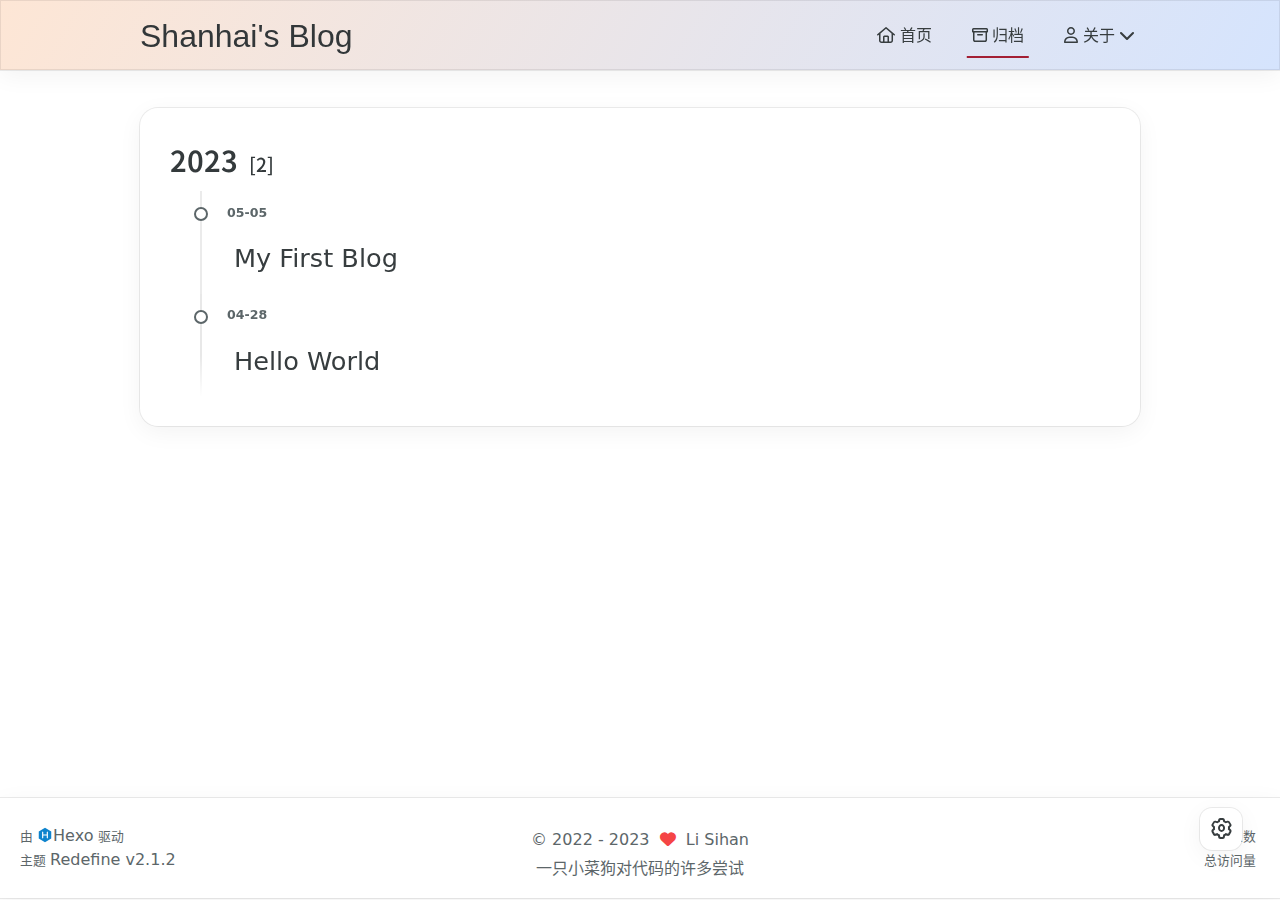
<file: archives/2023/index.html>
<!DOCTYPE html>
<html lang="zh-CN">
<head>
    <meta charset="utf-8">
    <meta name="viewport" content="width=device-width, initial-scale=1">
    <meta name="keywords" content="Hexo Theme Redefine">
    
    <meta name="author" content="Li Sihan">
    <!-- preconnect -->
    <link rel="preconnect" href="https://fonts.googleapis.com">
    <link rel="preconnect" href="https://fonts.gstatic.com" crossorigin>
    <link rel="preconnect" href="https://evan.beee.top" crossorigin>
    
    <!--- Seo Part-->
    
    <link rel="canonical" href="http://example.com/archives/2023/"/>
    <meta name="robots" content="index,follow">
    <meta name="googlebot" content="index,follow">
    <meta name="revisit-after" content="1 days">
    
        <meta name="description" content="李思涵的个人博客">
<meta property="og:type" content="website">
<meta property="og:title" content="Li Sihan&#39;s Blog">
<meta property="og:url" content="http://example.com/archives/2023/index.html">
<meta property="og:site_name" content="Li Sihan&#39;s Blog">
<meta property="og:description" content="李思涵的个人博客">
<meta property="og:locale" content="zh_CN">
<meta property="article:author" content="Sihan Li">
<meta name="twitter:card" content="summary">
    
    <!--- Icon Part-->
    <link rel="icon" type="image/png" href="/images/L.jpg" sizes="192x192">
    <link rel="apple-touch-icon" sizes="180x180" href="/images/L.jpg">
    <meta name="theme-color" content="#A31F34">
    <link rel="shortcut icon" href="/images/L.jpg">
    <!--- Page Info-->
    
    <title>
        
            归档: 2023 -
        
        Shanhai&#39;s Blog
    </title>
    
<link rel="stylesheet" href="/css/style.css">

    
<link rel="stylesheet" href="/assets/fonts.css">

    <!--- Font Part-->
    
    
    
        <link href="https://fonts.googleapis.com/css2?family=Noto+Sans+SC:wght@400;500;700&display=swap" rel="stylesheet">
    
    
        <link href="https://fonts.googleapis.com/css2?family=Farsan&display=swap" rel="stylesheet">
    

    <!--- Inject Part-->
    
    <script id="hexo-configurations">
    let Global = window.Global || {};
    Global.hexo_config = {"hostname":"example.com","root":"/","language":"zh-CN"};
    Global.theme_config = {"articles":{"style":{"font_size":"16px","line_height":1.5,"image_border_radius":"14px","image_alignment":"center","image_caption":false,"link_icon":true},"word_count":{"enable":true,"count":true,"min2read":true},"author_label":{"enable":true,"auto":false,"list":[""]},"code_block":{"copy":true,"style":"mac","font":{"enable":false,"family":null,"url":null}},"toc":{"enable":true,"max_depth":3,"number":false,"expand":true,"init_open":true},"copyright":true,"lazyload":true,"recommendation":{"enable":false,"title":"推荐阅读","limit":3,"placeholder":"/images/wallhaven-wqery6-light.webp","skip_dirs":[]}},"colors":{"primary":"#A31F34","secondary":null},"global":{"fonts":{"chinese":{"enable":true,"family":"Noto Sans SC","url":"https://fonts.googleapis.com/css2?family=Noto+Sans+SC:wght@400;500;700&display=swap"},"english":{"enable":true,"family":"Farsen","url":"https://fonts.googleapis.com/css2?family=Farsan&display=swap"}},"content_max_width":"1000px","sidebar_width":"210px","hover":{"shadow":true,"scale":false},"scroll_progress":{"bar":false,"percentage":true},"busuanzi_counter":{"enable":true,"site_pv":true,"site_uv":true,"post_pv":true},"pjax":true,"open_graph":true},"home_banner":{"enable":true,"image":{"light":"/images/wallhaven-wqery6-light.webp","dark":"/images/wallhaven-wqery6-dark.webp"},"title":"Shanhai","subtitle":{"text":["我简单写写，你随便看看"],"hitokoto":{"enable":false,"api":"https://v1.hitokoto.cn"},"typing_speed":100,"backing_speed":80,"starting_delay":500,"backing_delay":1500,"loop":true,"smart_backspace":true},"text_color":{"light":"#fff","dark":"#d1d1b6"},"text_style":{"title_size":"2.8rem","subtitle_size":"1.5rem","line_height":1.2},"custom_font":{"enable":false,"family":null,"url":null},"social_links":{"enable":true,"links":{"github":"https://github.com/shanhai222","instagram":null,"zhihu":"https://www.zhihu.com/people/sshan-hhai","twitter":null,"email":"905894710@qq.com"}}},"plugins":{"feed":{"enable":false},"aplayer":{"enable":false,"type":"fixed","audios":[{"name":null,"artist":null,"url":null,"cover":null}]},"mermaid":{"enable":false,"version":"9.3.0"}},"version":"2.1.2","navbar":{"auto_hide":false,"color":{"left":"#f78736","right":"#367df7","transparency":35},"links":{"Home":{"path":"/","icon":"fa-regular fa-house"},"Archives":{"path":"/archives","icon":"fa-regular fa-archive"},"About":{"icon":"fa-regular fa-user","submenus":{"Me":"/about","Github":"https://github.com/shanhai222","Friends":"/friends"}}},"search":{"enable":false,"preload":true}},"page_templates":{"friends_column":2,"tags_style":"blur"},"home":{"sidebar":{"enable":true,"position":"left","first_item":"menu","announcement":null,"links":{"Archives":{"path":"/archives","icon":"fa-regular fa-archive"},"Tags":{"path":"/tags","icon":"fa-regular fa-tags"},"Categories":{"path":"/categories","icon":"fa-regular fa-folder"}}},"article_date_format":"auto","categories":{"enable":true,"limit":3},"tags":{"enable":true,"limit":3}}};
    Global.language_ago = {"second":"%s 秒前","minute":"%s 分钟前","hour":"%s 小时前","day":"%s 天前","week":"%s 周前","month":"%s 个月前","year":"%s 年前"};
  </script>
    
    <!--- Fontawesome Part-->
    
<link rel="stylesheet" href="/fontawesome/fontawesome.min.css">

    
<link rel="stylesheet" href="/fontawesome/brands.min.css">

    
<link rel="stylesheet" href="/fontawesome/solid.min.css">

    
<link rel="stylesheet" href="/fontawesome/regular.min.css">

    
    
    
    
<meta name="generator" content="Hexo 6.3.0"></head>


<body>
<div class="progress-bar-container">
    

    
        <span class="pjax-progress-bar"></span>
        <span class="pjax-progress-icon">
            <i class="fa-solid fa-circle-notch fa-spin"></i>
        </span>
    
</div>


<main class="page-container">

    

    <div class="main-content-container">

        <div class="main-content-header">
            <header class="navbar-container">
    
    <div class="navbar-content">
        <div class="left">
            
            <a class="logo-title" href="/">
                
                Shanhai&#39;s Blog
                
            </a>
        </div>

        <div class="right">
            <!-- PC -->
            <div class="desktop">
                <ul class="navbar-list">
                    
                        
                            <li class="navbar-item">
                                <!-- Menu -->
                                <a class="" 
                                    href="/"  >
                                    
                                        
                                            <i class="fa-regular fa-house"></i>
                                        
                                        首页
                                    
                                </a>
                                <!-- Submenu -->
                                
                            </li>
                    
                        
                            <li class="navbar-item">
                                <!-- Menu -->
                                <a class="active" 
                                    href="/archives"  >
                                    
                                        
                                            <i class="fa-regular fa-archive"></i>
                                        
                                        归档
                                    
                                </a>
                                <!-- Submenu -->
                                
                            </li>
                    
                        
                            <li class="navbar-item">
                                <!-- Menu -->
                                <a class="has-dropdown" 
                                    href="#" onClick="return false;">
                                    
                                        
                                            <i class="fa-regular fa-user"></i>
                                        
                                        关于&nbsp;<i class="fa-solid fa-chevron-down"></i>
                                    
                                </a>
                                <!-- Submenu -->
                                
                                    <ul class="sub-menu">
                                    
                                        <li>
                                        <a href="/about">ME
                                        </a>
                                        </li>
                                    
                                        <li>
                                        <a target="_blank" rel="noopener" href="https://github.com/shanhai222">GITHUB
                                        </a>
                                        </li>
                                    
                                        <li>
                                        <a href="/friends">友情链接
                                        </a>
                                        </li>
                                    
                                    </ul>
                                
                            </li>
                    
                    
                </ul>
            </div>
            <!-- Mobile -->
            <div class="mobile">
                
                <div class="icon-item navbar-bar">
                    <div class="navbar-bar-middle"></div>
                </div>
            </div>
        </div>
    </div>

    <!-- Mobile drawer -->
    <div class="navbar-drawer">
        <ul class="drawer-navbar-list">
            
                
                    <li class="drawer-navbar-item flex-center">
                        <a class="" 
                        href="/"  >
                             
                                
                                    <i class="fa-regular fa-house"></i>
                                
                                首页
                            
                        </a>
                    </li>
                    <!-- Submenu -->
                    
            
                
                    <li class="drawer-navbar-item flex-center">
                        <a class="active" 
                        href="/archives"  >
                             
                                
                                    <i class="fa-regular fa-archive"></i>
                                
                                归档
                            
                        </a>
                    </li>
                    <!-- Submenu -->
                    
            
                
                    <li class="drawer-navbar-item flex-center">
                        <a class="has-dropdown" 
                        href="#" onClick="return false;">
                            
                                
                                    <i class="fa-regular fa-user"></i>
                                
                                关于&nbsp;<i class="fa-solid fa-chevron-down"></i>
                            
                        </a>
                    </li>
                    <!-- Submenu -->
                              
                        
                            <li class="dropdown-item flex-center">
                                <a class="dropdown-item" href="/about">ME</a>
                            </li>
                        
                            <li class="dropdown-item flex-center">
                                <a class="dropdown-item" target="_blank" rel="noopener" href="https://github.com/shanhai222">GITHUB</a>
                            </li>
                        
                            <li class="dropdown-item flex-center">
                                <a class="dropdown-item" href="/friends">友情链接</a>
                            </li>
                        
                    
            

        </ul>
    </div>

    <div class="window-mask"></div>

</header>


        </div>

        <div class="main-content-body">

            

            <div class="main-content">

                
                    <div class="fade-in-down-animation">
    <div class="archive-container ">
        
<div class="archive-list-container">
    
        <section class="archive-item">
            <div class="archive-item-header">
                <span class="archive-year">2023</span>
                <span class="archive-year-post-count">[2]</span>
            </div>
            <ul class="article-list">
              
              <li class="article-item" date-is='05-05'>
                <a href="/2023/05/05/My-First-Blog/">
                  <span class="article-title">My First Blog</span>
                </a>
              </li>
              
              <li class="article-item" date-is='04-28'>
                <a href="/2023/04/28/hello-world/">
                  <span class="article-title">Hello World</span>
                </a>
              </li>
              
            </ul>
        </section>
    
</div>

    </div>
</div>

                

            </div>
            
            

        </div>

        <div class="main-content-footer">
            <footer class="footer">
    <div class="info-container">
        <div class="copyright-info">
            &copy;
            
              <span>2022</span>
              -
            
            2023&nbsp;&nbsp;<i class="fa-solid fa-heart fa-beat" style="--fa-animation-duration: 0.5s; color: #f54545"></i>&nbsp;&nbsp;<a href="/">Li Sihan</a>
        </div>
        
            <script async data-pjax src="//busuanzi.ibruce.info/busuanzi/2.3/busuanzi.pure.mini.js"></script>
            <div class="website-count info-item">
                
                    <span id="busuanzi_container_site_uv" class="busuanzi_container_site_uv">
                        访问人数&nbsp;<span id="busuanzi_value_site_uv" class="busuanzi_value_site_uv"></span>
                    </span>
                
                
                    <span id="busuanzi_container_site_pv" class="busuanzi_container_site_pv">
                        总访问量&nbsp;<span id="busuanzi_value_site_pv" class="busuanzi_value_site_pv"></span>
                    </span>
                
            </div>
        
        <div class="theme-info info-item">
            <span class="powered-by-container">由 <?xml version="1.0" encoding="utf-8"?><!DOCTYPE svg PUBLIC "-//W3C//DTD SVG 1.1//EN" "http://www.w3.org/Graphics/SVG/1.1/DTD/svg11.dtd"><svg version="1.1" id="圖層_1" xmlns="http://www.w3.org/2000/svg" xmlns:xlink="http://www.w3.org/1999/xlink" x="0px" y="0px" width="1rem" height="1rem" viewBox="0 0 512 512" enable-background="new 0 0 512 512" xml:space="preserve"><path fill="#0E83CD" d="M256.4,25.8l-200,115.5L56,371.5l199.6,114.7l200-115.5l0.4-230.2L256.4,25.8z M349,354.6l-18.4,10.7l-18.6-11V275H200v79.6l-18.4,10.7l-18.6-11v-197l18.5-10.6l18.5,10.8V237h112v-79.6l18.5-10.6l18.5,10.8V354.6z"/></svg><a target="_blank" href="https://hexo.io">Hexo</a> 驱动</span>
                <br>
            <span class="theme-version-container">主题&nbsp;<a class="theme-version" target="_blank" href="https://github.com/EvanNotFound/hexo-theme-redefine">Redefine v2.1.2</a>
        </div>
        
        
        
        
            <div class="customize-info info-item">一只小菜狗对代码的许多尝试</div>
        
        
        
        
    </div>  
</footer>
        </div>
    </div>

    

    <div class="right-side-tools-container">
        <div class="side-tools-container">
    <ul class="hidden-tools-list">
        <li class="right-bottom-tools tool-font-adjust-plus flex-center">
            <i class="fa-regular fa-magnifying-glass-plus"></i>
        </li>

        <li class="right-bottom-tools tool-font-adjust-minus flex-center">
            <i class="fa-regular fa-magnifying-glass-minus"></i>
        </li>

        <li class="right-bottom-tools tool-expand-width flex-center">
            <i class="fa-regular fa-expand"></i>
        </li>

        <li class="right-bottom-tools tool-dark-light-toggle flex-center">
            <i class="fa-regular fa-moon"></i>
        </li>

        <!-- rss -->
        

        

        <li class="right-bottom-tools tool-scroll-to-bottom flex-center">
            <i class="fa-regular fa-arrow-down"></i>
        </li>
    </ul>

    <ul class="visible-tools-list">
        <li class="right-bottom-tools toggle-tools-list flex-center">
            <i class="fa-regular fa-cog fa-spin"></i>
        </li>
        
            <li class="right-bottom-tools tool-scroll-to-top flex-center">
                <i class="arrow-up fas fa-arrow-up"></i>
                <span class="percent"></span>
            </li>
        
        
    </ul>
</div>

    </div>

    <div class="image-viewer-container">
    <img src="">
</div>


    


</main>




<script src="/js/utils.js"></script>

<script src="/js/main.js"></script>

<script src="/js/layouts/navbarShrink.js"></script>

<script src="/js/tools/scrollTopBottom.js"></script>

<script src="/js/tools/lightDarkSwitch.js"></script>





    
<script src="/js/tools/codeBlock.js"></script>




    
<script src="/js/layouts/lazyload.js"></script>






  
<script src="/js/libs/Typed.min.js"></script>

  
<script src="/js/plugins/typed.js"></script>







<div class="post-scripts pjax">
    
</div>


    
<script src="/js/libs/pjax.min.js"></script>

<script>
    window.addEventListener('DOMContentLoaded', () => {
        window.pjax = new Pjax({
            selectors: [
                'head title',
                '.page-container',
                '.pjax',
            ],
            history: true,
            debug: false,
            cacheBust: false,
            timeout: 0,
            analytics: false,
            currentUrlFullReload: false,
            scrollRestoration: false,
            // scrollTo: true,
        });

        document.addEventListener('pjax:send', () => {
            Global.utils.pjaxProgressBarStart();
        });

        document.addEventListener('pjax:complete', () => {
            Global.utils.pjaxProgressBarEnd();
            window.pjax.executeScripts(document.querySelectorAll('script[data-pjax], .pjax script'));
            Global.refresh();
        });
    });
</script>




</body>
</html>
</file>
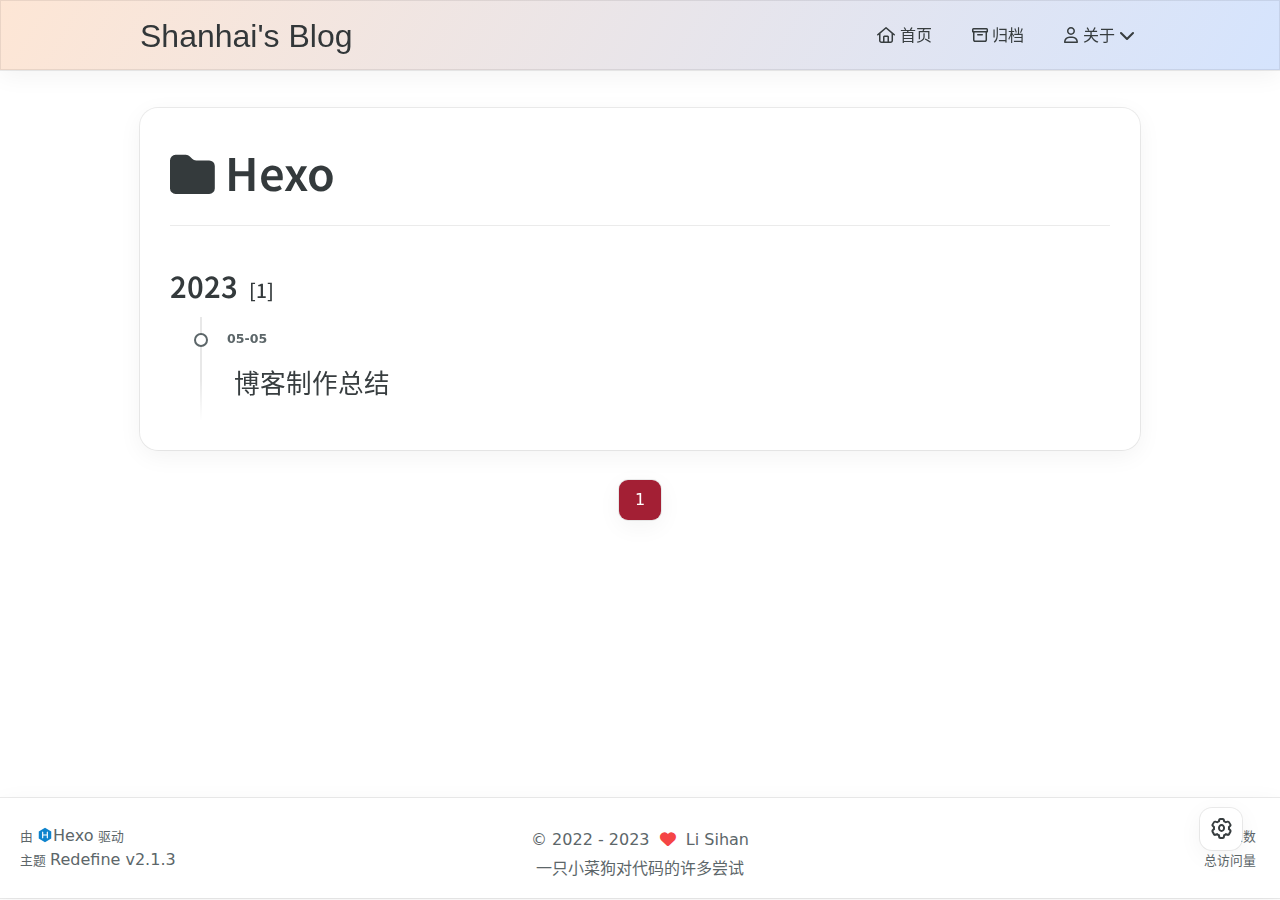
<file: categories/Hexo/index.html>
<!DOCTYPE html>
<html lang="zh-CN">
<head>
    <meta charset="utf-8">
    <meta name="viewport" content="width=device-width, initial-scale=1">
    <meta name="keywords" content="Hexo Theme Redefine">
    
    <meta name="author" content="Li Sihan">
    <!-- preconnect -->
    <link rel="preconnect" href="https://fonts.googleapis.com">
    <link rel="preconnect" href="https://fonts.gstatic.com" crossorigin>
    
    
    <!--- Seo Part-->
    
    <link rel="canonical" href="http://example.com/categories/hexo/"/>
    <meta name="robots" content="index,follow">
    <meta name="googlebot" content="index,follow">
    <meta name="revisit-after" content="1 days">
    
        <meta name="description" content="李思涵的个人博客">
<meta property="og:type" content="website">
<meta property="og:title" content="Li Sihan&#39;s Blog">
<meta property="og:url" content="http://example.com/categories/Hexo/index.html">
<meta property="og:site_name" content="Li Sihan&#39;s Blog">
<meta property="og:description" content="李思涵的个人博客">
<meta property="og:locale" content="zh_CN">
<meta property="article:author" content="Sihan Li">
<meta name="twitter:card" content="summary">
    
    
    <!--- Icon Part-->
    <link rel="icon" type="image/png" href="/images/L.jpg" sizes="192x192">
    <link rel="apple-touch-icon" sizes="180x180" href="/images/L.jpg">
    <meta name="theme-color" content="#A31F34">
    <link rel="shortcut icon" href="/images/L.jpg">
    <!--- Page Info-->
    
    <title>
        
            分类: Hexo -
        
        Shanhai&#39;s Blog
    </title>
    
<link rel="stylesheet" href="/css/style.css">

    
<link rel="stylesheet" href="/assets/fonts.css">

    <!--- Font Part-->
    
    
    
        <link href="https://fonts.googleapis.com/css2?family=Noto+Sans+SC:wght@400;500;700&display=swap" rel="stylesheet">
    
    
        <link href="https://fonts.googleapis.com/css2?family=Farsan&display=swap" rel="stylesheet">
    

    <!--- Inject Part-->
    
    <script id="hexo-configurations">
    let Global = window.Global || {};
    Global.hexo_config = {"hostname":"example.com","root":"/","language":"zh-CN"};
    Global.theme_config = {"articles":{"style":{"font_size":"16px","line_height":1.5,"image_border_radius":"14px","image_alignment":"center","image_caption":false,"link_icon":true},"word_count":{"enable":true,"count":true,"min2read":true},"author_label":{"enable":true,"auto":false,"list":[]},"code_block":{"copy":true,"style":"mac","font":{"enable":false,"family":null,"url":null}},"toc":{"enable":true,"max_depth":3,"number":false,"expand":true,"init_open":true},"copyright":true,"lazyload":true,"recommendation":{"enable":false,"title":"推荐阅读","limit":3,"placeholder":"/images/wallhaven-wqery6-light.webp","skip_dirs":[]}},"colors":{"primary":"#A31F34","secondary":null},"global":{"fonts":{"chinese":{"enable":true,"family":"Noto Sans SC","url":"https://fonts.googleapis.com/css2?family=Noto+Sans+SC:wght@400;500;700&display=swap"},"english":{"enable":true,"family":"Farsen","url":"https://fonts.googleapis.com/css2?family=Farsan&display=swap"}},"content_max_width":"1000px","sidebar_width":"210px","hover":{"shadow":true,"scale":false},"scroll_progress":{"bar":false,"percentage":true},"busuanzi_counter":{"enable":true,"site_pv":true,"site_uv":true,"post_pv":true},"pjax":true,"open_graph":true,"google_analytics":{"enable":false,"id":null}},"home_banner":{"enable":true,"style":"fixed","image":{"light":"/images/wallhaven-wqery6-light.webp","dark":"/images/wallhaven-wqery6-dark.webp"},"title":"Shanhai","subtitle":{"text":["我简单写写，你随便看看"],"hitokoto":{"enable":false,"api":"https://v1.hitokoto.cn"},"typing_speed":100,"backing_speed":80,"starting_delay":500,"backing_delay":1500,"loop":true,"smart_backspace":true},"text_color":{"light":"#fff","dark":"#d1d1b6"},"text_style":{"title_size":"2.8rem","subtitle_size":"1.5rem","line_height":1.2},"custom_font":{"enable":false,"family":null,"url":null},"social_links":{"enable":true,"links":{"github":"https://github.com/shanhai222","instagram":null,"zhihu":"https://www.zhihu.com/people/sshan-hhai","twitter":null,"email":"905894710@qq.com"}}},"plugins":{"feed":{"enable":false},"aplayer":{"enable":false,"type":"fixed","audios":[{"name":null,"artist":null,"url":null,"cover":null}]},"mermaid":{"enable":false,"version":"9.3.0"}},"version":"2.1.3","navbar":{"auto_hide":false,"color":{"left":"#f78736","right":"#367df7","transparency":35},"links":{"Home":{"path":"/","icon":"fa-regular fa-house"},"Archives":{"path":"/archives","icon":"fa-regular fa-archive"},"About":{"icon":"fa-regular fa-user","submenus":{"Me":"/about","Github":"https://github.com/EvanNotFound/hexo-theme-redefine"}}},"search":{"enable":false,"preload":true}},"page_templates":{"friends_column":2,"tags_style":"blur"},"home":{"sidebar":{"enable":true,"position":"left","first_item":"menu","announcement":null,"links":{"Archives":{"path":"/archives","icon":"fa-regular fa-archive"},"Tags":{"path":"/tags","icon":"fa-regular fa-tags"},"Categories":{"path":"/categories","icon":"fa-regular fa-folder"}}},"article_date_format":"auto","categories":{"enable":true,"limit":3},"tags":{"enable":true,"limit":3}}};
    Global.language_ago = {"second":"%s 秒前","minute":"%s 分钟前","hour":"%s 小时前","day":"%s 天前","week":"%s 周前","month":"%s 个月前","year":"%s 年前"};
  </script>
    
    <!--- Fontawesome Part-->
    
<link rel="stylesheet" href="/fontawesome/fontawesome.min.css">

    
<link rel="stylesheet" href="/fontawesome/brands.min.css">

    
<link rel="stylesheet" href="/fontawesome/solid.min.css">

    
<link rel="stylesheet" href="/fontawesome/regular.min.css">

    
    
    
    
<meta name="generator" content="Hexo 6.3.0"></head>


<body>
<div class="progress-bar-container">
    

    
        <span class="pjax-progress-bar"></span>
        <span class="pjax-progress-icon">
            <i class="fa-solid fa-circle-notch fa-spin"></i>
        </span>
    
</div>


<main class="page-container">

    

    <div class="main-content-container">

        <div class="main-content-header">
            <header class="navbar-container">
    
    <div class="navbar-content">
        <div class="left">
            
            <a class="logo-title" href="/">
                
                Shanhai&#39;s Blog
                
            </a>
        </div>

        <div class="right">
            <!-- PC -->
            <div class="desktop">
                <ul class="navbar-list">
                    
                        
                            <li class="navbar-item">
                                <!-- Menu -->
                                <a class="" 
                                    href="/"  >
                                    
                                        
                                            <i class="fa-regular fa-house"></i>
                                        
                                        首页
                                    
                                </a>
                                <!-- Submenu -->
                                
                            </li>
                    
                        
                            <li class="navbar-item">
                                <!-- Menu -->
                                <a class="" 
                                    href="/archives"  >
                                    
                                        
                                            <i class="fa-regular fa-archive"></i>
                                        
                                        归档
                                    
                                </a>
                                <!-- Submenu -->
                                
                            </li>
                    
                        
                            <li class="navbar-item">
                                <!-- Menu -->
                                <a class="has-dropdown" 
                                    href="#" onClick="return false;">
                                    
                                        
                                            <i class="fa-regular fa-user"></i>
                                        
                                        关于&nbsp;<i class="fa-solid fa-chevron-down"></i>
                                    
                                </a>
                                <!-- Submenu -->
                                
                                    <ul class="sub-menu">
                                    
                                        <li>
                                        <a href="/about">ME
                                        </a>
                                        </li>
                                    
                                        <li>
                                        <a target="_blank" rel="noopener" href="https://github.com/EvanNotFound/hexo-theme-redefine">GITHUB
                                        </a>
                                        </li>
                                    
                                    </ul>
                                
                            </li>
                    
                    
                </ul>
            </div>
            <!-- Mobile -->
            <div class="mobile">
                
                <div class="icon-item navbar-bar">
                    <div class="navbar-bar-middle"></div>
                </div>
            </div>
        </div>
    </div>

    <!-- Mobile drawer -->
    <div class="navbar-drawer">
        <ul class="drawer-navbar-list">
            
                
                    <li class="drawer-navbar-item flex-center">
                        <a class="" 
                        href="/"  >
                             
                                
                                    <i class="fa-regular fa-house"></i>
                                
                                首页
                            
                        </a>
                    </li>
                    <!-- Submenu -->
                    
            
                
                    <li class="drawer-navbar-item flex-center">
                        <a class="" 
                        href="/archives"  >
                             
                                
                                    <i class="fa-regular fa-archive"></i>
                                
                                归档
                            
                        </a>
                    </li>
                    <!-- Submenu -->
                    
            
                
                    <li class="drawer-navbar-item flex-center">
                        <a class="has-dropdown" 
                        href="#" onClick="return false;">
                            
                                
                                    <i class="fa-regular fa-user"></i>
                                
                                关于&nbsp;<i class="fa-solid fa-chevron-down"></i>
                            
                        </a>
                    </li>
                    <!-- Submenu -->
                              
                        
                            <li class="dropdown-item flex-center">
                                <a class="dropdown-item" href="/about">ME</a>
                            </li>
                        
                            <li class="dropdown-item flex-center">
                                <a class="dropdown-item" target="_blank" rel="noopener" href="https://github.com/EvanNotFound/hexo-theme-redefine">GITHUB</a>
                            </li>
                        
                    
            

        </ul>
    </div>

    <div class="window-mask"></div>

</header>


        </div>

        <div class="main-content-body">

            

            <div class="main-content">

                
                    <div class="fade-in-down-animation">
    <div class="category-container">
        <div class="category-name">
            <i class="fa-solid fa-folder"></i>&nbsp;Hexo
        </div>
        <div class="category-post-list">
            
<div class="archive-list-container">
    
        <section class="archive-item">
            <div class="archive-item-header">
                <span class="archive-year">2023</span>
                <span class="archive-year-post-count">[1]</span>
            </div>
            <ul class="article-list">
              
              <li class="article-item" date-is='05-05'>
                <a href="/2023/05/05/My-First-Blog/">
                  <span class="article-title">博客制作总结</span>
                </a>
              </li>
              
            </ul>
        </section>
    
</div>

        </div>
    </div>
    <div class="category-paginator">
        <div class="paginator">
    <span class="page-number current">1</span>
</div>

    </div>
</div>


                

            </div>
            
            

        </div>

        <div class="main-content-footer">
            <footer class="footer">
    <div class="info-container">
        <div class="copyright-info">
            &copy;
            
              <span>2022</span>
              -
            
            2023&nbsp;&nbsp;<i class="fa-solid fa-heart fa-beat" style="--fa-animation-duration: 0.5s; color: #f54545"></i>&nbsp;&nbsp;<a href="/">Li Sihan</a>
        </div>
        
            <script async data-pjax src="//busuanzi.ibruce.info/busuanzi/2.3/busuanzi.pure.mini.js"></script>
            <div class="website-count info-item">
                
                    <span id="busuanzi_container_site_uv" class="busuanzi_container_site_uv">
                        访问人数&nbsp;<span id="busuanzi_value_site_uv" class="busuanzi_value_site_uv"></span>
                    </span>
                
                
                    <span id="busuanzi_container_site_pv" class="busuanzi_container_site_pv">
                        总访问量&nbsp;<span id="busuanzi_value_site_pv" class="busuanzi_value_site_pv"></span>
                    </span>
                
            </div>
        
        <div class="theme-info info-item">
            <span class="powered-by-container">由 <?xml version="1.0" encoding="utf-8"?><!DOCTYPE svg PUBLIC "-//W3C//DTD SVG 1.1//EN" "http://www.w3.org/Graphics/SVG/1.1/DTD/svg11.dtd"><svg version="1.1" id="圖層_1" xmlns="http://www.w3.org/2000/svg" xmlns:xlink="http://www.w3.org/1999/xlink" x="0px" y="0px" width="1rem" height="1rem" viewBox="0 0 512 512" enable-background="new 0 0 512 512" xml:space="preserve"><path fill="#0E83CD" d="M256.4,25.8l-200,115.5L56,371.5l199.6,114.7l200-115.5l0.4-230.2L256.4,25.8z M349,354.6l-18.4,10.7l-18.6-11V275H200v79.6l-18.4,10.7l-18.6-11v-197l18.5-10.6l18.5,10.8V237h112v-79.6l18.5-10.6l18.5,10.8V354.6z"/></svg><a target="_blank" href="https://hexo.io">Hexo</a> 驱动</span>
                <br>
            <span class="theme-version-container">主题&nbsp;<a class="theme-version" target="_blank" href="https://github.com/EvanNotFound/hexo-theme-redefine">Redefine v2.1.3</a>
        </div>
        
        
        
        
            <div class="customize-info info-item">一只小菜狗对代码的许多尝试</div>
        
        
        
        
    </div>  
</footer>
        </div>
    </div>

    

    <div class="right-side-tools-container">
        <div class="side-tools-container">
    <ul class="hidden-tools-list">
        <li class="right-bottom-tools tool-font-adjust-plus flex-center">
            <i class="fa-regular fa-magnifying-glass-plus"></i>
        </li>

        <li class="right-bottom-tools tool-font-adjust-minus flex-center">
            <i class="fa-regular fa-magnifying-glass-minus"></i>
        </li>

        <li class="right-bottom-tools tool-expand-width flex-center">
            <i class="fa-regular fa-expand"></i>
        </li>

        <li class="right-bottom-tools tool-dark-light-toggle flex-center">
            <i class="fa-regular fa-moon"></i>
        </li>

        <!-- rss -->
        

        

        <li class="right-bottom-tools tool-scroll-to-bottom flex-center">
            <i class="fa-regular fa-arrow-down"></i>
        </li>
    </ul>

    <ul class="visible-tools-list">
        <li class="right-bottom-tools toggle-tools-list flex-center">
            <i class="fa-regular fa-cog fa-spin"></i>
        </li>
        
            <li class="right-bottom-tools tool-scroll-to-top flex-center">
                <i class="arrow-up fas fa-arrow-up"></i>
                <span class="percent"></span>
            </li>
        
        
    </ul>
</div>

    </div>

    <div class="image-viewer-container">
    <img src="">
</div>


    


</main>




<script src="/js/utils.js"></script>

<script src="/js/main.js"></script>

<script src="/js/layouts/navbarShrink.js"></script>

<script src="/js/tools/scrollTopBottom.js"></script>

<script src="/js/tools/lightDarkSwitch.js"></script>





    
<script src="/js/tools/codeBlock.js"></script>




    
<script src="/js/layouts/lazyload.js"></script>






  
<script src="/js/libs/Typed.min.js"></script>

  
<script src="/js/plugins/typed.js"></script>








<div class="post-scripts pjax">
    
</div>


    
<script src="/js/libs/pjax.min.js"></script>

<script>
    window.addEventListener('DOMContentLoaded', () => {
        window.pjax = new Pjax({
            selectors: [
                'head title',
                '.page-container',
                '.pjax',
            ],
            history: true,
            debug: false,
            cacheBust: false,
            timeout: 0,
            analytics: false,
            currentUrlFullReload: false,
            scrollRestoration: false,
            // scrollTo: true,
        });

        document.addEventListener('pjax:send', () => {
            Global.utils.pjaxProgressBarStart();
        });

        document.addEventListener('pjax:complete', () => {
            Global.utils.pjaxProgressBarEnd();
            window.pjax.executeScripts(document.querySelectorAll('script[data-pjax], .pjax script'));
            Global.refresh();
        });
    });
</script>




</body>
</html>
</file>
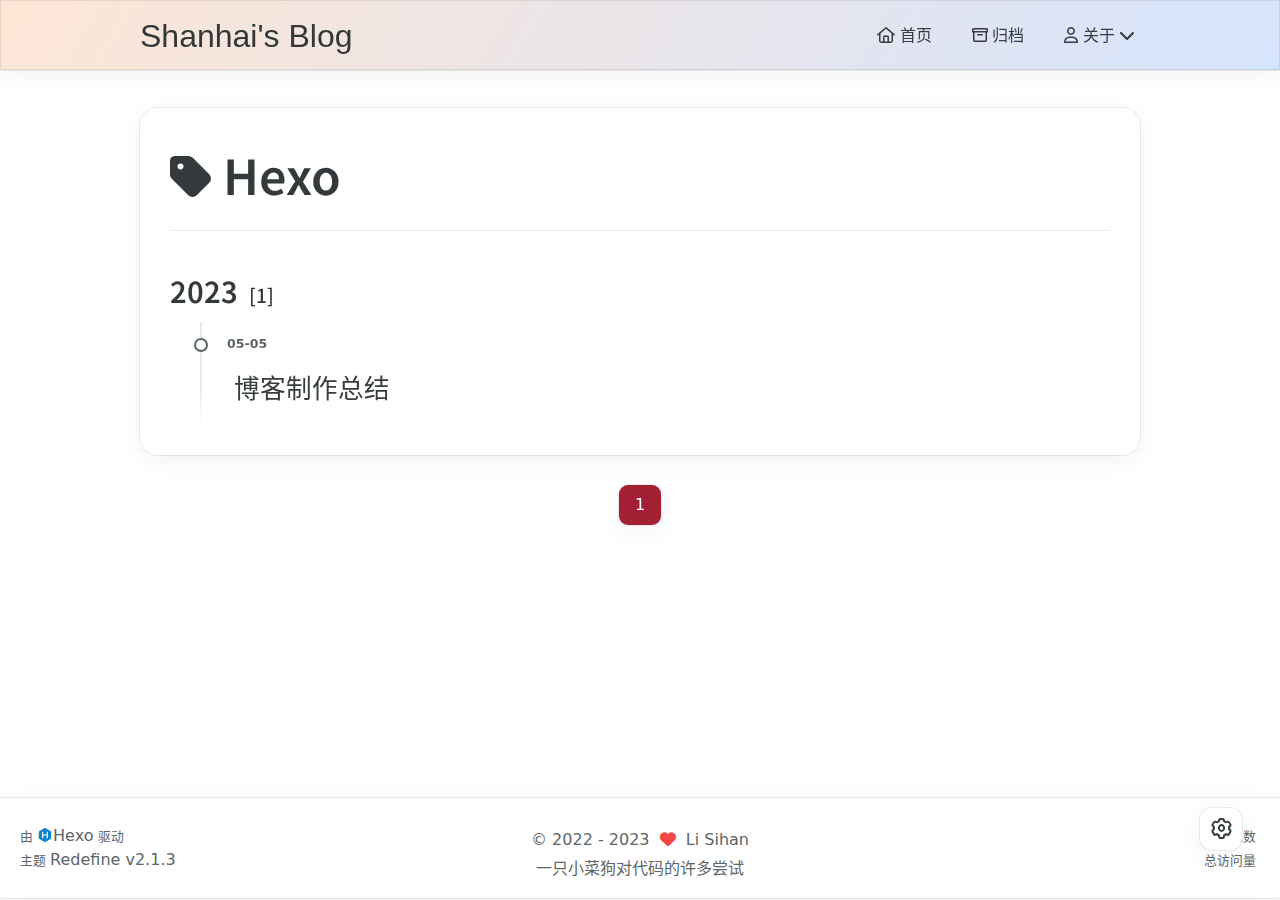
<file: tags/Hexo/index.html>
<!DOCTYPE html>
<html lang="zh-CN">
<head>
    <meta charset="utf-8">
    <meta name="viewport" content="width=device-width, initial-scale=1">
    <meta name="keywords" content="Hexo Theme Redefine">
    
    <meta name="author" content="Li Sihan">
    <!-- preconnect -->
    <link rel="preconnect" href="https://fonts.googleapis.com">
    <link rel="preconnect" href="https://fonts.gstatic.com" crossorigin>
    
    
    <!--- Seo Part-->
    
    <link rel="canonical" href="http://example.com/tags/hexo/"/>
    <meta name="robots" content="index,follow">
    <meta name="googlebot" content="index,follow">
    <meta name="revisit-after" content="1 days">
    
        <meta name="description" content="李思涵的个人博客">
<meta property="og:type" content="website">
<meta property="og:title" content="Li Sihan&#39;s Blog">
<meta property="og:url" content="http://example.com/tags/Hexo/index.html">
<meta property="og:site_name" content="Li Sihan&#39;s Blog">
<meta property="og:description" content="李思涵的个人博客">
<meta property="og:locale" content="zh_CN">
<meta property="article:author" content="Sihan Li">
<meta name="twitter:card" content="summary">
    
    
    <!--- Icon Part-->
    <link rel="icon" type="image/png" href="/images/L.jpg" sizes="192x192">
    <link rel="apple-touch-icon" sizes="180x180" href="/images/L.jpg">
    <meta name="theme-color" content="#A31F34">
    <link rel="shortcut icon" href="/images/L.jpg">
    <!--- Page Info-->
    
    <title>
        
            标签: Hexo -
        
        Shanhai&#39;s Blog
    </title>
    
<link rel="stylesheet" href="/css/style.css">

    
<link rel="stylesheet" href="/assets/fonts.css">

    <!--- Font Part-->
    
    
    
        <link href="https://fonts.googleapis.com/css2?family=Noto+Sans+SC:wght@400;500;700&display=swap" rel="stylesheet">
    
    
        <link href="https://fonts.googleapis.com/css2?family=Farsan&display=swap" rel="stylesheet">
    

    <!--- Inject Part-->
    
    <script id="hexo-configurations">
    let Global = window.Global || {};
    Global.hexo_config = {"hostname":"example.com","root":"/","language":"zh-CN"};
    Global.theme_config = {"articles":{"style":{"font_size":"16px","line_height":1.5,"image_border_radius":"14px","image_alignment":"center","image_caption":false,"link_icon":true},"word_count":{"enable":true,"count":true,"min2read":true},"author_label":{"enable":true,"auto":false,"list":[]},"code_block":{"copy":true,"style":"mac","font":{"enable":false,"family":null,"url":null}},"toc":{"enable":true,"max_depth":3,"number":false,"expand":true,"init_open":true},"copyright":true,"lazyload":true,"recommendation":{"enable":false,"title":"推荐阅读","limit":3,"placeholder":"/images/wallhaven-wqery6-light.webp","skip_dirs":[]}},"colors":{"primary":"#A31F34","secondary":null},"global":{"fonts":{"chinese":{"enable":true,"family":"Noto Sans SC","url":"https://fonts.googleapis.com/css2?family=Noto+Sans+SC:wght@400;500;700&display=swap"},"english":{"enable":true,"family":"Farsen","url":"https://fonts.googleapis.com/css2?family=Farsan&display=swap"}},"content_max_width":"1000px","sidebar_width":"210px","hover":{"shadow":true,"scale":false},"scroll_progress":{"bar":false,"percentage":true},"busuanzi_counter":{"enable":true,"site_pv":true,"site_uv":true,"post_pv":true},"pjax":true,"open_graph":true,"google_analytics":{"enable":false,"id":null}},"home_banner":{"enable":true,"style":"fixed","image":{"light":"/images/wallhaven-wqery6-light.webp","dark":"/images/wallhaven-wqery6-dark.webp"},"title":"Shanhai","subtitle":{"text":["我简单写写，你随便看看"],"hitokoto":{"enable":false,"api":"https://v1.hitokoto.cn"},"typing_speed":100,"backing_speed":80,"starting_delay":500,"backing_delay":1500,"loop":true,"smart_backspace":true},"text_color":{"light":"#fff","dark":"#d1d1b6"},"text_style":{"title_size":"2.8rem","subtitle_size":"1.5rem","line_height":1.2},"custom_font":{"enable":false,"family":null,"url":null},"social_links":{"enable":true,"links":{"github":"https://github.com/shanhai222","instagram":null,"zhihu":"https://www.zhihu.com/people/sshan-hhai","twitter":null,"email":"905894710@qq.com"}}},"plugins":{"feed":{"enable":false},"aplayer":{"enable":false,"type":"fixed","audios":[{"name":null,"artist":null,"url":null,"cover":null}]},"mermaid":{"enable":false,"version":"9.3.0"}},"version":"2.1.3","navbar":{"auto_hide":false,"color":{"left":"#f78736","right":"#367df7","transparency":35},"links":{"Home":{"path":"/","icon":"fa-regular fa-house"},"Archives":{"path":"/archives","icon":"fa-regular fa-archive"},"About":{"icon":"fa-regular fa-user","submenus":{"Me":"/about","Github":"https://github.com/EvanNotFound/hexo-theme-redefine"}}},"search":{"enable":false,"preload":true}},"page_templates":{"friends_column":2,"tags_style":"blur"},"home":{"sidebar":{"enable":true,"position":"left","first_item":"menu","announcement":null,"links":{"Archives":{"path":"/archives","icon":"fa-regular fa-archive"},"Tags":{"path":"/tags","icon":"fa-regular fa-tags"},"Categories":{"path":"/categories","icon":"fa-regular fa-folder"}}},"article_date_format":"auto","categories":{"enable":true,"limit":3},"tags":{"enable":true,"limit":3}}};
    Global.language_ago = {"second":"%s 秒前","minute":"%s 分钟前","hour":"%s 小时前","day":"%s 天前","week":"%s 周前","month":"%s 个月前","year":"%s 年前"};
  </script>
    
    <!--- Fontawesome Part-->
    
<link rel="stylesheet" href="/fontawesome/fontawesome.min.css">

    
<link rel="stylesheet" href="/fontawesome/brands.min.css">

    
<link rel="stylesheet" href="/fontawesome/solid.min.css">

    
<link rel="stylesheet" href="/fontawesome/regular.min.css">

    
    
    
    
<meta name="generator" content="Hexo 6.3.0"></head>


<body>
<div class="progress-bar-container">
    

    
        <span class="pjax-progress-bar"></span>
        <span class="pjax-progress-icon">
            <i class="fa-solid fa-circle-notch fa-spin"></i>
        </span>
    
</div>


<main class="page-container">

    

    <div class="main-content-container">

        <div class="main-content-header">
            <header class="navbar-container">
    
    <div class="navbar-content">
        <div class="left">
            
            <a class="logo-title" href="/">
                
                Shanhai&#39;s Blog
                
            </a>
        </div>

        <div class="right">
            <!-- PC -->
            <div class="desktop">
                <ul class="navbar-list">
                    
                        
                            <li class="navbar-item">
                                <!-- Menu -->
                                <a class="" 
                                    href="/"  >
                                    
                                        
                                            <i class="fa-regular fa-house"></i>
                                        
                                        首页
                                    
                                </a>
                                <!-- Submenu -->
                                
                            </li>
                    
                        
                            <li class="navbar-item">
                                <!-- Menu -->
                                <a class="" 
                                    href="/archives"  >
                                    
                                        
                                            <i class="fa-regular fa-archive"></i>
                                        
                                        归档
                                    
                                </a>
                                <!-- Submenu -->
                                
                            </li>
                    
                        
                            <li class="navbar-item">
                                <!-- Menu -->
                                <a class="has-dropdown" 
                                    href="#" onClick="return false;">
                                    
                                        
                                            <i class="fa-regular fa-user"></i>
                                        
                                        关于&nbsp;<i class="fa-solid fa-chevron-down"></i>
                                    
                                </a>
                                <!-- Submenu -->
                                
                                    <ul class="sub-menu">
                                    
                                        <li>
                                        <a href="/about">ME
                                        </a>
                                        </li>
                                    
                                        <li>
                                        <a target="_blank" rel="noopener" href="https://github.com/EvanNotFound/hexo-theme-redefine">GITHUB
                                        </a>
                                        </li>
                                    
                                    </ul>
                                
                            </li>
                    
                    
                </ul>
            </div>
            <!-- Mobile -->
            <div class="mobile">
                
                <div class="icon-item navbar-bar">
                    <div class="navbar-bar-middle"></div>
                </div>
            </div>
        </div>
    </div>

    <!-- Mobile drawer -->
    <div class="navbar-drawer">
        <ul class="drawer-navbar-list">
            
                
                    <li class="drawer-navbar-item flex-center">
                        <a class="" 
                        href="/"  >
                             
                                
                                    <i class="fa-regular fa-house"></i>
                                
                                首页
                            
                        </a>
                    </li>
                    <!-- Submenu -->
                    
            
                
                    <li class="drawer-navbar-item flex-center">
                        <a class="" 
                        href="/archives"  >
                             
                                
                                    <i class="fa-regular fa-archive"></i>
                                
                                归档
                            
                        </a>
                    </li>
                    <!-- Submenu -->
                    
            
                
                    <li class="drawer-navbar-item flex-center">
                        <a class="has-dropdown" 
                        href="#" onClick="return false;">
                            
                                
                                    <i class="fa-regular fa-user"></i>
                                
                                关于&nbsp;<i class="fa-solid fa-chevron-down"></i>
                            
                        </a>
                    </li>
                    <!-- Submenu -->
                              
                        
                            <li class="dropdown-item flex-center">
                                <a class="dropdown-item" href="/about">ME</a>
                            </li>
                        
                            <li class="dropdown-item flex-center">
                                <a class="dropdown-item" target="_blank" rel="noopener" href="https://github.com/EvanNotFound/hexo-theme-redefine">GITHUB</a>
                            </li>
                        
                    
            

        </ul>
    </div>

    <div class="window-mask"></div>

</header>


        </div>

        <div class="main-content-body">

            

            <div class="main-content">

                
                    <div class="fade-in-down-animation">
    <div class="tag-container">
        <div class="tag-name"><i class="fa-solid fa-tag"></i>&nbsp;Hexo
        </div>
        <div class="tag-post-list">
            
<div class="archive-list-container">
    
        <section class="archive-item">
            <div class="archive-item-header">
                <span class="archive-year">2023</span>
                <span class="archive-year-post-count">[1]</span>
            </div>
            <ul class="article-list">
              
              <li class="article-item" date-is='05-05'>
                <a href="/2023/05/05/%E5%8D%9A%E5%AE%A2%E5%88%B6%E4%BD%9C%E6%80%BB%E7%BB%93/">
                  <span class="article-title">博客制作总结</span>
                </a>
              </li>
              
            </ul>
        </section>
    
</div>

        </div>
    </div>

    <div class="tag-paginator">
        <div class="paginator">
    <span class="page-number current">1</span>
</div>

    </div>
</div>


                

            </div>
            
            

        </div>

        <div class="main-content-footer">
            <footer class="footer">
    <div class="info-container">
        <div class="copyright-info">
            &copy;
            
              <span>2022</span>
              -
            
            2023&nbsp;&nbsp;<i class="fa-solid fa-heart fa-beat" style="--fa-animation-duration: 0.5s; color: #f54545"></i>&nbsp;&nbsp;<a href="/">Li Sihan</a>
        </div>
        
            <script async data-pjax src="//busuanzi.ibruce.info/busuanzi/2.3/busuanzi.pure.mini.js"></script>
            <div class="website-count info-item">
                
                    <span id="busuanzi_container_site_uv" class="busuanzi_container_site_uv">
                        访问人数&nbsp;<span id="busuanzi_value_site_uv" class="busuanzi_value_site_uv"></span>
                    </span>
                
                
                    <span id="busuanzi_container_site_pv" class="busuanzi_container_site_pv">
                        总访问量&nbsp;<span id="busuanzi_value_site_pv" class="busuanzi_value_site_pv"></span>
                    </span>
                
            </div>
        
        <div class="theme-info info-item">
            <span class="powered-by-container">由 <?xml version="1.0" encoding="utf-8"?><!DOCTYPE svg PUBLIC "-//W3C//DTD SVG 1.1//EN" "http://www.w3.org/Graphics/SVG/1.1/DTD/svg11.dtd"><svg version="1.1" id="圖層_1" xmlns="http://www.w3.org/2000/svg" xmlns:xlink="http://www.w3.org/1999/xlink" x="0px" y="0px" width="1rem" height="1rem" viewBox="0 0 512 512" enable-background="new 0 0 512 512" xml:space="preserve"><path fill="#0E83CD" d="M256.4,25.8l-200,115.5L56,371.5l199.6,114.7l200-115.5l0.4-230.2L256.4,25.8z M349,354.6l-18.4,10.7l-18.6-11V275H200v79.6l-18.4,10.7l-18.6-11v-197l18.5-10.6l18.5,10.8V237h112v-79.6l18.5-10.6l18.5,10.8V354.6z"/></svg><a target="_blank" href="https://hexo.io">Hexo</a> 驱动</span>
                <br>
            <span class="theme-version-container">主题&nbsp;<a class="theme-version" target="_blank" href="https://github.com/EvanNotFound/hexo-theme-redefine">Redefine v2.1.3</a>
        </div>
        
        
        
        
            <div class="customize-info info-item">一只小菜狗对代码的许多尝试</div>
        
        
        
        
    </div>  
</footer>
        </div>
    </div>

    

    <div class="right-side-tools-container">
        <div class="side-tools-container">
    <ul class="hidden-tools-list">
        <li class="right-bottom-tools tool-font-adjust-plus flex-center">
            <i class="fa-regular fa-magnifying-glass-plus"></i>
        </li>

        <li class="right-bottom-tools tool-font-adjust-minus flex-center">
            <i class="fa-regular fa-magnifying-glass-minus"></i>
        </li>

        <li class="right-bottom-tools tool-expand-width flex-center">
            <i class="fa-regular fa-expand"></i>
        </li>

        <li class="right-bottom-tools tool-dark-light-toggle flex-center">
            <i class="fa-regular fa-moon"></i>
        </li>

        <!-- rss -->
        

        

        <li class="right-bottom-tools tool-scroll-to-bottom flex-center">
            <i class="fa-regular fa-arrow-down"></i>
        </li>
    </ul>

    <ul class="visible-tools-list">
        <li class="right-bottom-tools toggle-tools-list flex-center">
            <i class="fa-regular fa-cog fa-spin"></i>
        </li>
        
            <li class="right-bottom-tools tool-scroll-to-top flex-center">
                <i class="arrow-up fas fa-arrow-up"></i>
                <span class="percent"></span>
            </li>
        
        
    </ul>
</div>

    </div>

    <div class="image-viewer-container">
    <img src="">
</div>


    


</main>




<script src="/js/utils.js"></script>

<script src="/js/main.js"></script>

<script src="/js/layouts/navbarShrink.js"></script>

<script src="/js/tools/scrollTopBottom.js"></script>

<script src="/js/tools/lightDarkSwitch.js"></script>





    
<script src="/js/tools/codeBlock.js"></script>




    
<script src="/js/layouts/lazyload.js"></script>






  
<script src="/js/libs/Typed.min.js"></script>

  
<script src="/js/plugins/typed.js"></script>








<div class="post-scripts pjax">
    
</div>


    
<script src="/js/libs/pjax.min.js"></script>

<script>
    window.addEventListener('DOMContentLoaded', () => {
        window.pjax = new Pjax({
            selectors: [
                'head title',
                '.page-container',
                '.pjax',
            ],
            history: true,
            debug: false,
            cacheBust: false,
            timeout: 0,
            analytics: false,
            currentUrlFullReload: false,
            scrollRestoration: false,
            // scrollTo: true,
        });

        document.addEventListener('pjax:send', () => {
            Global.utils.pjaxProgressBarStart();
        });

        document.addEventListener('pjax:complete', () => {
            Global.utils.pjaxProgressBarEnd();
            window.pjax.executeScripts(document.querySelectorAll('script[data-pjax], .pjax script'));
            Global.refresh();
        });
    });
</script>




</body>
</html>
</file>
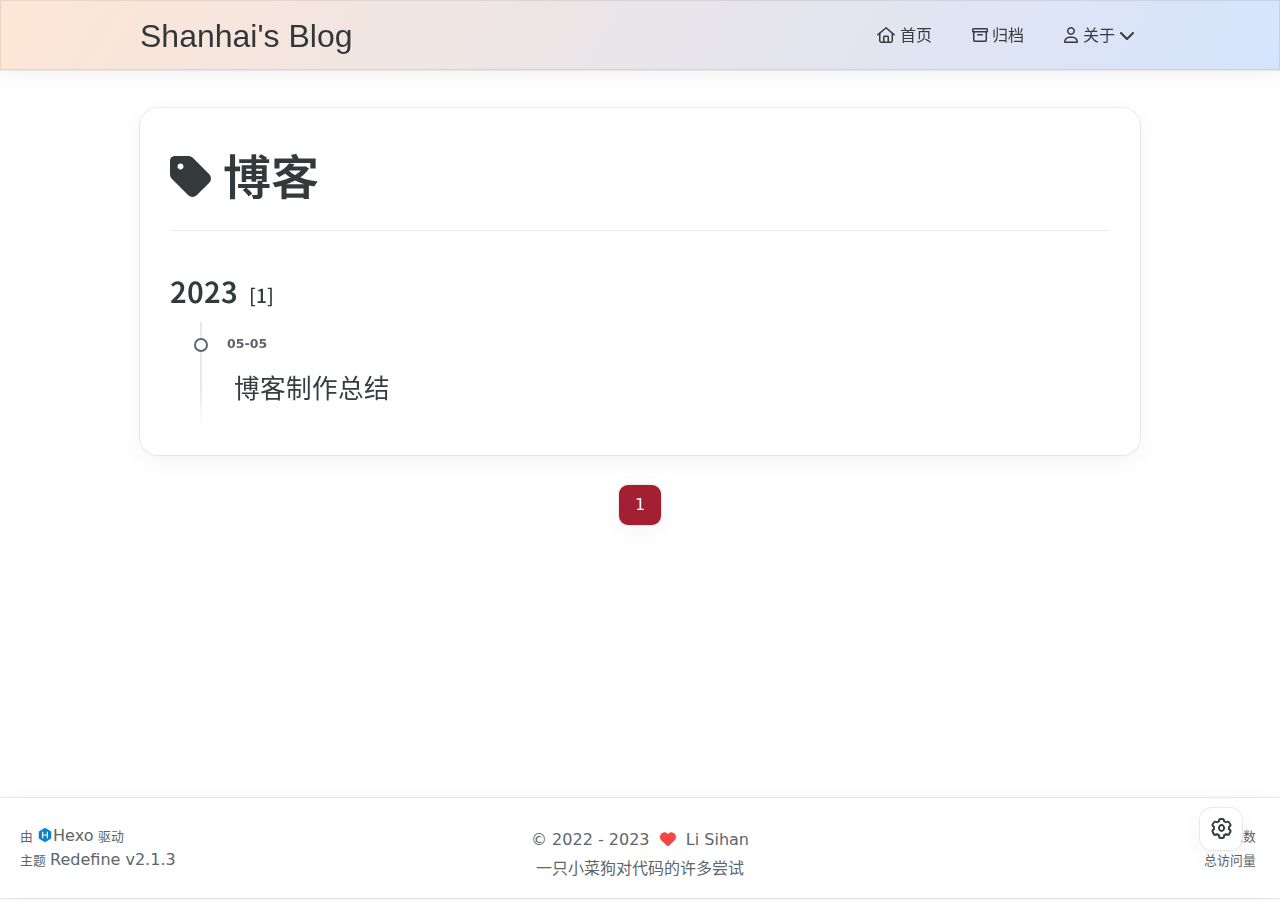
<file: tags/博客/index.html>
<!DOCTYPE html>
<html lang="zh-CN">
<head>
    <meta charset="utf-8">
    <meta name="viewport" content="width=device-width, initial-scale=1">
    <meta name="keywords" content="Hexo Theme Redefine">
    
    <meta name="author" content="Li Sihan">
    <!-- preconnect -->
    <link rel="preconnect" href="https://fonts.googleapis.com">
    <link rel="preconnect" href="https://fonts.gstatic.com" crossorigin>
    
    
    <!--- Seo Part-->
    
    <link rel="canonical" href="http://example.com/tags/博客/"/>
    <meta name="robots" content="index,follow">
    <meta name="googlebot" content="index,follow">
    <meta name="revisit-after" content="1 days">
    
        <meta name="description" content="李思涵的个人博客">
<meta property="og:type" content="website">
<meta property="og:title" content="Li Sihan&#39;s Blog">
<meta property="og:url" content="http://example.com/tags/%E5%8D%9A%E5%AE%A2/index.html">
<meta property="og:site_name" content="Li Sihan&#39;s Blog">
<meta property="og:description" content="李思涵的个人博客">
<meta property="og:locale" content="zh_CN">
<meta property="article:author" content="Sihan Li">
<meta name="twitter:card" content="summary">
    
    
    <!--- Icon Part-->
    <link rel="icon" type="image/png" href="/images/L.jpg" sizes="192x192">
    <link rel="apple-touch-icon" sizes="180x180" href="/images/L.jpg">
    <meta name="theme-color" content="#A31F34">
    <link rel="shortcut icon" href="/images/L.jpg">
    <!--- Page Info-->
    
    <title>
        
            标签: 博客 -
        
        Shanhai&#39;s Blog
    </title>
    
<link rel="stylesheet" href="/css/style.css">

    
<link rel="stylesheet" href="/assets/fonts.css">

    <!--- Font Part-->
    
    
    
        <link href="https://fonts.googleapis.com/css2?family=Noto+Sans+SC:wght@400;500;700&display=swap" rel="stylesheet">
    
    
        <link href="https://fonts.googleapis.com/css2?family=Farsan&display=swap" rel="stylesheet">
    

    <!--- Inject Part-->
    
    <script id="hexo-configurations">
    let Global = window.Global || {};
    Global.hexo_config = {"hostname":"example.com","root":"/","language":"zh-CN"};
    Global.theme_config = {"articles":{"style":{"font_size":"16px","line_height":1.5,"image_border_radius":"14px","image_alignment":"center","image_caption":false,"link_icon":true},"word_count":{"enable":true,"count":true,"min2read":true},"author_label":{"enable":true,"auto":false,"list":[]},"code_block":{"copy":true,"style":"mac","font":{"enable":false,"family":null,"url":null}},"toc":{"enable":true,"max_depth":3,"number":false,"expand":true,"init_open":true},"copyright":true,"lazyload":true,"recommendation":{"enable":false,"title":"推荐阅读","limit":3,"placeholder":"/images/wallhaven-wqery6-light.webp","skip_dirs":[]}},"colors":{"primary":"#A31F34","secondary":null},"global":{"fonts":{"chinese":{"enable":true,"family":"Noto Sans SC","url":"https://fonts.googleapis.com/css2?family=Noto+Sans+SC:wght@400;500;700&display=swap"},"english":{"enable":true,"family":"Farsen","url":"https://fonts.googleapis.com/css2?family=Farsan&display=swap"}},"content_max_width":"1000px","sidebar_width":"210px","hover":{"shadow":true,"scale":false},"scroll_progress":{"bar":false,"percentage":true},"busuanzi_counter":{"enable":true,"site_pv":true,"site_uv":true,"post_pv":true},"pjax":true,"open_graph":true,"google_analytics":{"enable":false,"id":null}},"home_banner":{"enable":true,"style":"fixed","image":{"light":"/images/wallhaven-wqery6-light.webp","dark":"/images/wallhaven-wqery6-dark.webp"},"title":"Shanhai","subtitle":{"text":["我简单写写，你随便看看"],"hitokoto":{"enable":false,"api":"https://v1.hitokoto.cn"},"typing_speed":100,"backing_speed":80,"starting_delay":500,"backing_delay":1500,"loop":true,"smart_backspace":true},"text_color":{"light":"#fff","dark":"#d1d1b6"},"text_style":{"title_size":"2.8rem","subtitle_size":"1.5rem","line_height":1.2},"custom_font":{"enable":false,"family":null,"url":null},"social_links":{"enable":true,"links":{"github":"https://github.com/shanhai222","instagram":null,"zhihu":"https://www.zhihu.com/people/sshan-hhai","twitter":null,"email":"905894710@qq.com"}}},"plugins":{"feed":{"enable":false},"aplayer":{"enable":false,"type":"fixed","audios":[{"name":null,"artist":null,"url":null,"cover":null}]},"mermaid":{"enable":false,"version":"9.3.0"}},"version":"2.1.3","navbar":{"auto_hide":false,"color":{"left":"#f78736","right":"#367df7","transparency":35},"links":{"Home":{"path":"/","icon":"fa-regular fa-house"},"Archives":{"path":"/archives","icon":"fa-regular fa-archive"},"About":{"icon":"fa-regular fa-user","submenus":{"Me":"/about","Github":"https://github.com/EvanNotFound/hexo-theme-redefine"}}},"search":{"enable":false,"preload":true}},"page_templates":{"friends_column":2,"tags_style":"blur"},"home":{"sidebar":{"enable":true,"position":"left","first_item":"menu","announcement":null,"links":{"Archives":{"path":"/archives","icon":"fa-regular fa-archive"},"Tags":{"path":"/tags","icon":"fa-regular fa-tags"},"Categories":{"path":"/categories","icon":"fa-regular fa-folder"}}},"article_date_format":"auto","categories":{"enable":true,"limit":3},"tags":{"enable":true,"limit":3}}};
    Global.language_ago = {"second":"%s 秒前","minute":"%s 分钟前","hour":"%s 小时前","day":"%s 天前","week":"%s 周前","month":"%s 个月前","year":"%s 年前"};
  </script>
    
    <!--- Fontawesome Part-->
    
<link rel="stylesheet" href="/fontawesome/fontawesome.min.css">

    
<link rel="stylesheet" href="/fontawesome/brands.min.css">

    
<link rel="stylesheet" href="/fontawesome/solid.min.css">

    
<link rel="stylesheet" href="/fontawesome/regular.min.css">

    
    
    
    
<meta name="generator" content="Hexo 6.3.0"></head>


<body>
<div class="progress-bar-container">
    

    
        <span class="pjax-progress-bar"></span>
        <span class="pjax-progress-icon">
            <i class="fa-solid fa-circle-notch fa-spin"></i>
        </span>
    
</div>


<main class="page-container">

    

    <div class="main-content-container">

        <div class="main-content-header">
            <header class="navbar-container">
    
    <div class="navbar-content">
        <div class="left">
            
            <a class="logo-title" href="/">
                
                Shanhai&#39;s Blog
                
            </a>
        </div>

        <div class="right">
            <!-- PC -->
            <div class="desktop">
                <ul class="navbar-list">
                    
                        
                            <li class="navbar-item">
                                <!-- Menu -->
                                <a class="" 
                                    href="/"  >
                                    
                                        
                                            <i class="fa-regular fa-house"></i>
                                        
                                        首页
                                    
                                </a>
                                <!-- Submenu -->
                                
                            </li>
                    
                        
                            <li class="navbar-item">
                                <!-- Menu -->
                                <a class="" 
                                    href="/archives"  >
                                    
                                        
                                            <i class="fa-regular fa-archive"></i>
                                        
                                        归档
                                    
                                </a>
                                <!-- Submenu -->
                                
                            </li>
                    
                        
                            <li class="navbar-item">
                                <!-- Menu -->
                                <a class="has-dropdown" 
                                    href="#" onClick="return false;">
                                    
                                        
                                            <i class="fa-regular fa-user"></i>
                                        
                                        关于&nbsp;<i class="fa-solid fa-chevron-down"></i>
                                    
                                </a>
                                <!-- Submenu -->
                                
                                    <ul class="sub-menu">
                                    
                                        <li>
                                        <a href="/about">ME
                                        </a>
                                        </li>
                                    
                                        <li>
                                        <a target="_blank" rel="noopener" href="https://github.com/EvanNotFound/hexo-theme-redefine">GITHUB
                                        </a>
                                        </li>
                                    
                                    </ul>
                                
                            </li>
                    
                    
                </ul>
            </div>
            <!-- Mobile -->
            <div class="mobile">
                
                <div class="icon-item navbar-bar">
                    <div class="navbar-bar-middle"></div>
                </div>
            </div>
        </div>
    </div>

    <!-- Mobile drawer -->
    <div class="navbar-drawer">
        <ul class="drawer-navbar-list">
            
                
                    <li class="drawer-navbar-item flex-center">
                        <a class="" 
                        href="/"  >
                             
                                
                                    <i class="fa-regular fa-house"></i>
                                
                                首页
                            
                        </a>
                    </li>
                    <!-- Submenu -->
                    
            
                
                    <li class="drawer-navbar-item flex-center">
                        <a class="" 
                        href="/archives"  >
                             
                                
                                    <i class="fa-regular fa-archive"></i>
                                
                                归档
                            
                        </a>
                    </li>
                    <!-- Submenu -->
                    
            
                
                    <li class="drawer-navbar-item flex-center">
                        <a class="has-dropdown" 
                        href="#" onClick="return false;">
                            
                                
                                    <i class="fa-regular fa-user"></i>
                                
                                关于&nbsp;<i class="fa-solid fa-chevron-down"></i>
                            
                        </a>
                    </li>
                    <!-- Submenu -->
                              
                        
                            <li class="dropdown-item flex-center">
                                <a class="dropdown-item" href="/about">ME</a>
                            </li>
                        
                            <li class="dropdown-item flex-center">
                                <a class="dropdown-item" target="_blank" rel="noopener" href="https://github.com/EvanNotFound/hexo-theme-redefine">GITHUB</a>
                            </li>
                        
                    
            

        </ul>
    </div>

    <div class="window-mask"></div>

</header>


        </div>

        <div class="main-content-body">

            

            <div class="main-content">

                
                    <div class="fade-in-down-animation">
    <div class="tag-container">
        <div class="tag-name"><i class="fa-solid fa-tag"></i>&nbsp;博客
        </div>
        <div class="tag-post-list">
            
<div class="archive-list-container">
    
        <section class="archive-item">
            <div class="archive-item-header">
                <span class="archive-year">2023</span>
                <span class="archive-year-post-count">[1]</span>
            </div>
            <ul class="article-list">
              
              <li class="article-item" date-is='05-05'>
                <a href="/2023/05/05/My-First-Blog/">
                  <span class="article-title">博客制作总结</span>
                </a>
              </li>
              
            </ul>
        </section>
    
</div>

        </div>
    </div>

    <div class="tag-paginator">
        <div class="paginator">
    <span class="page-number current">1</span>
</div>

    </div>
</div>


                

            </div>
            
            

        </div>

        <div class="main-content-footer">
            <footer class="footer">
    <div class="info-container">
        <div class="copyright-info">
            &copy;
            
              <span>2022</span>
              -
            
            2023&nbsp;&nbsp;<i class="fa-solid fa-heart fa-beat" style="--fa-animation-duration: 0.5s; color: #f54545"></i>&nbsp;&nbsp;<a href="/">Li Sihan</a>
        </div>
        
            <script async data-pjax src="//busuanzi.ibruce.info/busuanzi/2.3/busuanzi.pure.mini.js"></script>
            <div class="website-count info-item">
                
                    <span id="busuanzi_container_site_uv" class="busuanzi_container_site_uv">
                        访问人数&nbsp;<span id="busuanzi_value_site_uv" class="busuanzi_value_site_uv"></span>
                    </span>
                
                
                    <span id="busuanzi_container_site_pv" class="busuanzi_container_site_pv">
                        总访问量&nbsp;<span id="busuanzi_value_site_pv" class="busuanzi_value_site_pv"></span>
                    </span>
                
            </div>
        
        <div class="theme-info info-item">
            <span class="powered-by-container">由 <?xml version="1.0" encoding="utf-8"?><!DOCTYPE svg PUBLIC "-//W3C//DTD SVG 1.1//EN" "http://www.w3.org/Graphics/SVG/1.1/DTD/svg11.dtd"><svg version="1.1" id="圖層_1" xmlns="http://www.w3.org/2000/svg" xmlns:xlink="http://www.w3.org/1999/xlink" x="0px" y="0px" width="1rem" height="1rem" viewBox="0 0 512 512" enable-background="new 0 0 512 512" xml:space="preserve"><path fill="#0E83CD" d="M256.4,25.8l-200,115.5L56,371.5l199.6,114.7l200-115.5l0.4-230.2L256.4,25.8z M349,354.6l-18.4,10.7l-18.6-11V275H200v79.6l-18.4,10.7l-18.6-11v-197l18.5-10.6l18.5,10.8V237h112v-79.6l18.5-10.6l18.5,10.8V354.6z"/></svg><a target="_blank" href="https://hexo.io">Hexo</a> 驱动</span>
                <br>
            <span class="theme-version-container">主题&nbsp;<a class="theme-version" target="_blank" href="https://github.com/EvanNotFound/hexo-theme-redefine">Redefine v2.1.3</a>
        </div>
        
        
        
        
            <div class="customize-info info-item">一只小菜狗对代码的许多尝试</div>
        
        
        
        
    </div>  
</footer>
        </div>
    </div>

    

    <div class="right-side-tools-container">
        <div class="side-tools-container">
    <ul class="hidden-tools-list">
        <li class="right-bottom-tools tool-font-adjust-plus flex-center">
            <i class="fa-regular fa-magnifying-glass-plus"></i>
        </li>

        <li class="right-bottom-tools tool-font-adjust-minus flex-center">
            <i class="fa-regular fa-magnifying-glass-minus"></i>
        </li>

        <li class="right-bottom-tools tool-expand-width flex-center">
            <i class="fa-regular fa-expand"></i>
        </li>

        <li class="right-bottom-tools tool-dark-light-toggle flex-center">
            <i class="fa-regular fa-moon"></i>
        </li>

        <!-- rss -->
        

        

        <li class="right-bottom-tools tool-scroll-to-bottom flex-center">
            <i class="fa-regular fa-arrow-down"></i>
        </li>
    </ul>

    <ul class="visible-tools-list">
        <li class="right-bottom-tools toggle-tools-list flex-center">
            <i class="fa-regular fa-cog fa-spin"></i>
        </li>
        
            <li class="right-bottom-tools tool-scroll-to-top flex-center">
                <i class="arrow-up fas fa-arrow-up"></i>
                <span class="percent"></span>
            </li>
        
        
    </ul>
</div>

    </div>

    <div class="image-viewer-container">
    <img src="">
</div>


    


</main>




<script src="/js/utils.js"></script>

<script src="/js/main.js"></script>

<script src="/js/layouts/navbarShrink.js"></script>

<script src="/js/tools/scrollTopBottom.js"></script>

<script src="/js/tools/lightDarkSwitch.js"></script>





    
<script src="/js/tools/codeBlock.js"></script>




    
<script src="/js/layouts/lazyload.js"></script>






  
<script src="/js/libs/Typed.min.js"></script>

  
<script src="/js/plugins/typed.js"></script>








<div class="post-scripts pjax">
    
</div>


    
<script src="/js/libs/pjax.min.js"></script>

<script>
    window.addEventListener('DOMContentLoaded', () => {
        window.pjax = new Pjax({
            selectors: [
                'head title',
                '.page-container',
                '.pjax',
            ],
            history: true,
            debug: false,
            cacheBust: false,
            timeout: 0,
            analytics: false,
            currentUrlFullReload: false,
            scrollRestoration: false,
            // scrollTo: true,
        });

        document.addEventListener('pjax:send', () => {
            Global.utils.pjaxProgressBarStart();
        });

        document.addEventListener('pjax:complete', () => {
            Global.utils.pjaxProgressBarEnd();
            window.pjax.executeScripts(document.querySelectorAll('script[data-pjax], .pjax script'));
            Global.refresh();
        });
    });
</script>




</body>
</html>
</file>
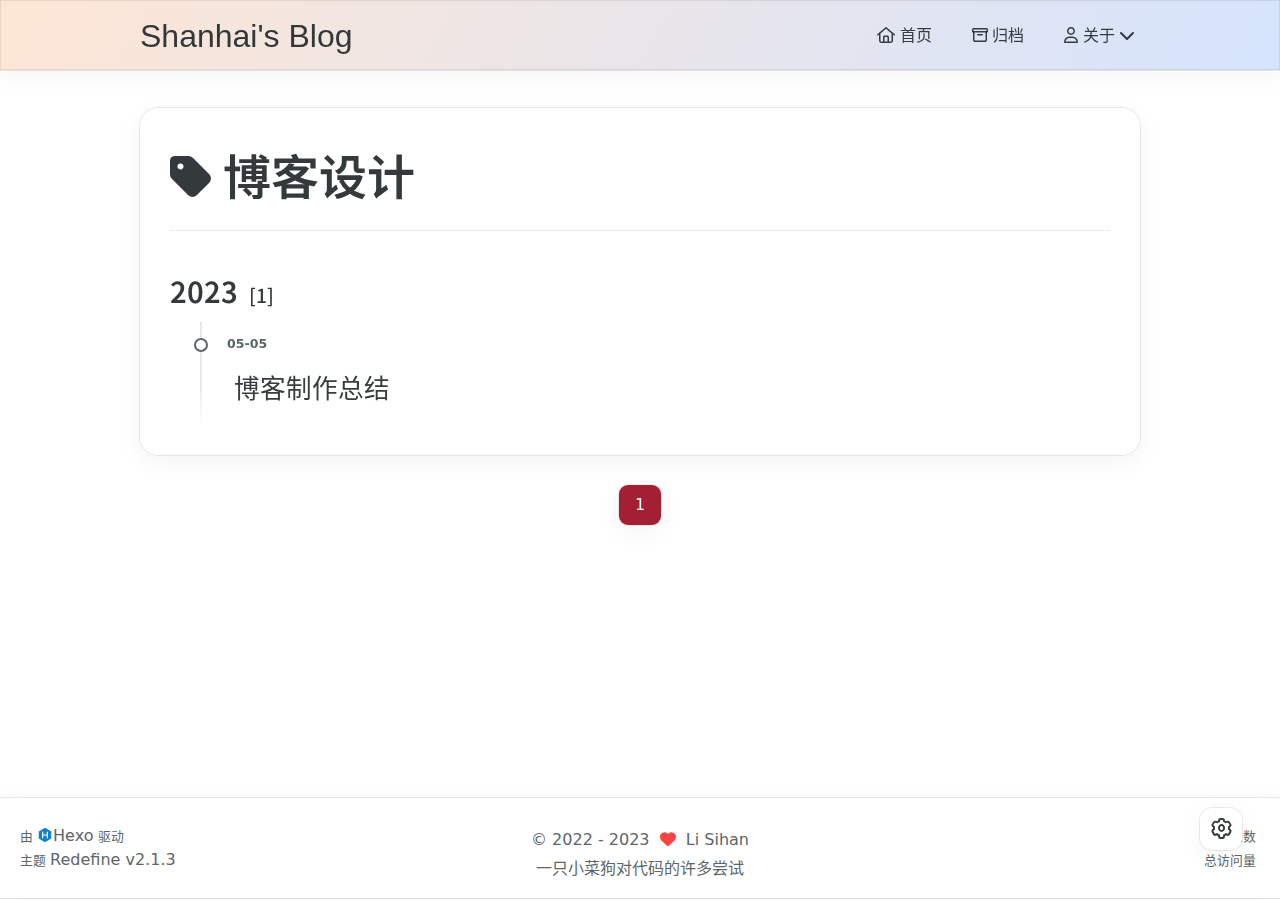
<file: tags/博客设计/index.html>
<!DOCTYPE html>
<html lang="zh-CN">
<head>
    <meta charset="utf-8">
    <meta name="viewport" content="width=device-width, initial-scale=1">
    <meta name="keywords" content="Hexo Theme Redefine">
    
    <meta name="author" content="Li Sihan">
    <!-- preconnect -->
    <link rel="preconnect" href="https://fonts.googleapis.com">
    <link rel="preconnect" href="https://fonts.gstatic.com" crossorigin>
    
    
    <!--- Seo Part-->
    
    <link rel="canonical" href="http://example.com/tags/博客设计/"/>
    <meta name="robots" content="index,follow">
    <meta name="googlebot" content="index,follow">
    <meta name="revisit-after" content="1 days">
    
        <meta name="description" content="李思涵的个人博客">
<meta property="og:type" content="website">
<meta property="og:title" content="Li Sihan&#39;s Blog">
<meta property="og:url" content="http://example.com/tags/%E5%8D%9A%E5%AE%A2%E8%AE%BE%E8%AE%A1/index.html">
<meta property="og:site_name" content="Li Sihan&#39;s Blog">
<meta property="og:description" content="李思涵的个人博客">
<meta property="og:locale" content="zh_CN">
<meta property="article:author" content="Sihan Li">
<meta name="twitter:card" content="summary">
    
    
    <!--- Icon Part-->
    <link rel="icon" type="image/png" href="/images/L.jpg" sizes="192x192">
    <link rel="apple-touch-icon" sizes="180x180" href="/images/L.jpg">
    <meta name="theme-color" content="#A31F34">
    <link rel="shortcut icon" href="/images/L.jpg">
    <!--- Page Info-->
    
    <title>
        
            标签: 博客设计 -
        
        Shanhai&#39;s Blog
    </title>
    
<link rel="stylesheet" href="/css/style.css">

    
<link rel="stylesheet" href="/assets/fonts.css">

    <!--- Font Part-->
    
    
    
        <link href="https://fonts.googleapis.com/css2?family=Noto+Sans+SC:wght@400;500;700&display=swap" rel="stylesheet">
    
    
        <link href="https://fonts.googleapis.com/css2?family=Farsan&display=swap" rel="stylesheet">
    

    <!--- Inject Part-->
    
    <script id="hexo-configurations">
    let Global = window.Global || {};
    Global.hexo_config = {"hostname":"example.com","root":"/","language":"zh-CN"};
    Global.theme_config = {"articles":{"style":{"font_size":"16px","line_height":1.5,"image_border_radius":"14px","image_alignment":"center","image_caption":false,"link_icon":true},"word_count":{"enable":true,"count":true,"min2read":true},"author_label":{"enable":true,"auto":false,"list":[]},"code_block":{"copy":true,"style":"mac","font":{"enable":false,"family":null,"url":null}},"toc":{"enable":true,"max_depth":3,"number":false,"expand":true,"init_open":true},"copyright":true,"lazyload":true,"recommendation":{"enable":false,"title":"推荐阅读","limit":3,"placeholder":"/images/wallhaven-wqery6-light.webp","skip_dirs":[]}},"colors":{"primary":"#A31F34","secondary":null},"global":{"fonts":{"chinese":{"enable":true,"family":"Noto Sans SC","url":"https://fonts.googleapis.com/css2?family=Noto+Sans+SC:wght@400;500;700&display=swap"},"english":{"enable":true,"family":"Farsen","url":"https://fonts.googleapis.com/css2?family=Farsan&display=swap"}},"content_max_width":"1000px","sidebar_width":"210px","hover":{"shadow":true,"scale":false},"scroll_progress":{"bar":false,"percentage":true},"busuanzi_counter":{"enable":true,"site_pv":true,"site_uv":true,"post_pv":true},"pjax":true,"open_graph":true,"google_analytics":{"enable":false,"id":null}},"home_banner":{"enable":true,"style":"fixed","image":{"light":"/images/wallhaven-wqery6-light.webp","dark":"/images/wallhaven-wqery6-dark.webp"},"title":"Shanhai","subtitle":{"text":["我简单写写，你随便看看"],"hitokoto":{"enable":false,"api":"https://v1.hitokoto.cn"},"typing_speed":100,"backing_speed":80,"starting_delay":500,"backing_delay":1500,"loop":true,"smart_backspace":true},"text_color":{"light":"#fff","dark":"#d1d1b6"},"text_style":{"title_size":"2.8rem","subtitle_size":"1.5rem","line_height":1.2},"custom_font":{"enable":false,"family":null,"url":null},"social_links":{"enable":true,"links":{"github":"https://github.com/shanhai222","instagram":null,"zhihu":"https://www.zhihu.com/people/sshan-hhai","twitter":null,"email":"905894710@qq.com"}}},"plugins":{"feed":{"enable":false},"aplayer":{"enable":false,"type":"fixed","audios":[{"name":null,"artist":null,"url":null,"cover":null}]},"mermaid":{"enable":false,"version":"9.3.0"}},"version":"2.1.3","navbar":{"auto_hide":false,"color":{"left":"#f78736","right":"#367df7","transparency":35},"links":{"Home":{"path":"/","icon":"fa-regular fa-house"},"Archives":{"path":"/archives","icon":"fa-regular fa-archive"},"About":{"icon":"fa-regular fa-user","submenus":{"Me":"/about","Github":"https://github.com/EvanNotFound/hexo-theme-redefine"}}},"search":{"enable":false,"preload":true}},"page_templates":{"friends_column":2,"tags_style":"blur"},"home":{"sidebar":{"enable":true,"position":"left","first_item":"menu","announcement":null,"links":{"Archives":{"path":"/archives","icon":"fa-regular fa-archive"},"Tags":{"path":"/tags","icon":"fa-regular fa-tags"},"Categories":{"path":"/categories","icon":"fa-regular fa-folder"}}},"article_date_format":"auto","categories":{"enable":true,"limit":3},"tags":{"enable":true,"limit":3}}};
    Global.language_ago = {"second":"%s 秒前","minute":"%s 分钟前","hour":"%s 小时前","day":"%s 天前","week":"%s 周前","month":"%s 个月前","year":"%s 年前"};
  </script>
    
    <!--- Fontawesome Part-->
    
<link rel="stylesheet" href="/fontawesome/fontawesome.min.css">

    
<link rel="stylesheet" href="/fontawesome/brands.min.css">

    
<link rel="stylesheet" href="/fontawesome/solid.min.css">

    
<link rel="stylesheet" href="/fontawesome/regular.min.css">

    
    
    
    
<meta name="generator" content="Hexo 6.3.0"></head>


<body>
<div class="progress-bar-container">
    

    
        <span class="pjax-progress-bar"></span>
        <span class="pjax-progress-icon">
            <i class="fa-solid fa-circle-notch fa-spin"></i>
        </span>
    
</div>


<main class="page-container">

    

    <div class="main-content-container">

        <div class="main-content-header">
            <header class="navbar-container">
    
    <div class="navbar-content">
        <div class="left">
            
            <a class="logo-title" href="/">
                
                Shanhai&#39;s Blog
                
            </a>
        </div>

        <div class="right">
            <!-- PC -->
            <div class="desktop">
                <ul class="navbar-list">
                    
                        
                            <li class="navbar-item">
                                <!-- Menu -->
                                <a class="" 
                                    href="/"  >
                                    
                                        
                                            <i class="fa-regular fa-house"></i>
                                        
                                        首页
                                    
                                </a>
                                <!-- Submenu -->
                                
                            </li>
                    
                        
                            <li class="navbar-item">
                                <!-- Menu -->
                                <a class="" 
                                    href="/archives"  >
                                    
                                        
                                            <i class="fa-regular fa-archive"></i>
                                        
                                        归档
                                    
                                </a>
                                <!-- Submenu -->
                                
                            </li>
                    
                        
                            <li class="navbar-item">
                                <!-- Menu -->
                                <a class="has-dropdown" 
                                    href="#" onClick="return false;">
                                    
                                        
                                            <i class="fa-regular fa-user"></i>
                                        
                                        关于&nbsp;<i class="fa-solid fa-chevron-down"></i>
                                    
                                </a>
                                <!-- Submenu -->
                                
                                    <ul class="sub-menu">
                                    
                                        <li>
                                        <a href="/about">ME
                                        </a>
                                        </li>
                                    
                                        <li>
                                        <a target="_blank" rel="noopener" href="https://github.com/EvanNotFound/hexo-theme-redefine">GITHUB
                                        </a>
                                        </li>
                                    
                                    </ul>
                                
                            </li>
                    
                    
                </ul>
            </div>
            <!-- Mobile -->
            <div class="mobile">
                
                <div class="icon-item navbar-bar">
                    <div class="navbar-bar-middle"></div>
                </div>
            </div>
        </div>
    </div>

    <!-- Mobile drawer -->
    <div class="navbar-drawer">
        <ul class="drawer-navbar-list">
            
                
                    <li class="drawer-navbar-item flex-center">
                        <a class="" 
                        href="/"  >
                             
                                
                                    <i class="fa-regular fa-house"></i>
                                
                                首页
                            
                        </a>
                    </li>
                    <!-- Submenu -->
                    
            
                
                    <li class="drawer-navbar-item flex-center">
                        <a class="" 
                        href="/archives"  >
                             
                                
                                    <i class="fa-regular fa-archive"></i>
                                
                                归档
                            
                        </a>
                    </li>
                    <!-- Submenu -->
                    
            
                
                    <li class="drawer-navbar-item flex-center">
                        <a class="has-dropdown" 
                        href="#" onClick="return false;">
                            
                                
                                    <i class="fa-regular fa-user"></i>
                                
                                关于&nbsp;<i class="fa-solid fa-chevron-down"></i>
                            
                        </a>
                    </li>
                    <!-- Submenu -->
                              
                        
                            <li class="dropdown-item flex-center">
                                <a class="dropdown-item" href="/about">ME</a>
                            </li>
                        
                            <li class="dropdown-item flex-center">
                                <a class="dropdown-item" target="_blank" rel="noopener" href="https://github.com/EvanNotFound/hexo-theme-redefine">GITHUB</a>
                            </li>
                        
                    
            

        </ul>
    </div>

    <div class="window-mask"></div>

</header>


        </div>

        <div class="main-content-body">

            

            <div class="main-content">

                
                    <div class="fade-in-down-animation">
    <div class="tag-container">
        <div class="tag-name"><i class="fa-solid fa-tag"></i>&nbsp;博客设计
        </div>
        <div class="tag-post-list">
            
<div class="archive-list-container">
    
        <section class="archive-item">
            <div class="archive-item-header">
                <span class="archive-year">2023</span>
                <span class="archive-year-post-count">[1]</span>
            </div>
            <ul class="article-list">
              
              <li class="article-item" date-is='05-05'>
                <a href="/2023/05/05/My-First-Blog/">
                  <span class="article-title">博客制作总结</span>
                </a>
              </li>
              
            </ul>
        </section>
    
</div>

        </div>
    </div>

    <div class="tag-paginator">
        <div class="paginator">
    <span class="page-number current">1</span>
</div>

    </div>
</div>


                

            </div>
            
            

        </div>

        <div class="main-content-footer">
            <footer class="footer">
    <div class="info-container">
        <div class="copyright-info">
            &copy;
            
              <span>2022</span>
              -
            
            2023&nbsp;&nbsp;<i class="fa-solid fa-heart fa-beat" style="--fa-animation-duration: 0.5s; color: #f54545"></i>&nbsp;&nbsp;<a href="/">Li Sihan</a>
        </div>
        
            <script async data-pjax src="//busuanzi.ibruce.info/busuanzi/2.3/busuanzi.pure.mini.js"></script>
            <div class="website-count info-item">
                
                    <span id="busuanzi_container_site_uv" class="busuanzi_container_site_uv">
                        访问人数&nbsp;<span id="busuanzi_value_site_uv" class="busuanzi_value_site_uv"></span>
                    </span>
                
                
                    <span id="busuanzi_container_site_pv" class="busuanzi_container_site_pv">
                        总访问量&nbsp;<span id="busuanzi_value_site_pv" class="busuanzi_value_site_pv"></span>
                    </span>
                
            </div>
        
        <div class="theme-info info-item">
            <span class="powered-by-container">由 <?xml version="1.0" encoding="utf-8"?><!DOCTYPE svg PUBLIC "-//W3C//DTD SVG 1.1//EN" "http://www.w3.org/Graphics/SVG/1.1/DTD/svg11.dtd"><svg version="1.1" id="圖層_1" xmlns="http://www.w3.org/2000/svg" xmlns:xlink="http://www.w3.org/1999/xlink" x="0px" y="0px" width="1rem" height="1rem" viewBox="0 0 512 512" enable-background="new 0 0 512 512" xml:space="preserve"><path fill="#0E83CD" d="M256.4,25.8l-200,115.5L56,371.5l199.6,114.7l200-115.5l0.4-230.2L256.4,25.8z M349,354.6l-18.4,10.7l-18.6-11V275H200v79.6l-18.4,10.7l-18.6-11v-197l18.5-10.6l18.5,10.8V237h112v-79.6l18.5-10.6l18.5,10.8V354.6z"/></svg><a target="_blank" href="https://hexo.io">Hexo</a> 驱动</span>
                <br>
            <span class="theme-version-container">主题&nbsp;<a class="theme-version" target="_blank" href="https://github.com/EvanNotFound/hexo-theme-redefine">Redefine v2.1.3</a>
        </div>
        
        
        
        
            <div class="customize-info info-item">一只小菜狗对代码的许多尝试</div>
        
        
        
        
    </div>  
</footer>
        </div>
    </div>

    

    <div class="right-side-tools-container">
        <div class="side-tools-container">
    <ul class="hidden-tools-list">
        <li class="right-bottom-tools tool-font-adjust-plus flex-center">
            <i class="fa-regular fa-magnifying-glass-plus"></i>
        </li>

        <li class="right-bottom-tools tool-font-adjust-minus flex-center">
            <i class="fa-regular fa-magnifying-glass-minus"></i>
        </li>

        <li class="right-bottom-tools tool-expand-width flex-center">
            <i class="fa-regular fa-expand"></i>
        </li>

        <li class="right-bottom-tools tool-dark-light-toggle flex-center">
            <i class="fa-regular fa-moon"></i>
        </li>

        <!-- rss -->
        

        

        <li class="right-bottom-tools tool-scroll-to-bottom flex-center">
            <i class="fa-regular fa-arrow-down"></i>
        </li>
    </ul>

    <ul class="visible-tools-list">
        <li class="right-bottom-tools toggle-tools-list flex-center">
            <i class="fa-regular fa-cog fa-spin"></i>
        </li>
        
            <li class="right-bottom-tools tool-scroll-to-top flex-center">
                <i class="arrow-up fas fa-arrow-up"></i>
                <span class="percent"></span>
            </li>
        
        
    </ul>
</div>

    </div>

    <div class="image-viewer-container">
    <img src="">
</div>


    


</main>




<script src="/js/utils.js"></script>

<script src="/js/main.js"></script>

<script src="/js/layouts/navbarShrink.js"></script>

<script src="/js/tools/scrollTopBottom.js"></script>

<script src="/js/tools/lightDarkSwitch.js"></script>





    
<script src="/js/tools/codeBlock.js"></script>




    
<script src="/js/layouts/lazyload.js"></script>






  
<script src="/js/libs/Typed.min.js"></script>

  
<script src="/js/plugins/typed.js"></script>








<div class="post-scripts pjax">
    
</div>


    
<script src="/js/libs/pjax.min.js"></script>

<script>
    window.addEventListener('DOMContentLoaded', () => {
        window.pjax = new Pjax({
            selectors: [
                'head title',
                '.page-container',
                '.pjax',
            ],
            history: true,
            debug: false,
            cacheBust: false,
            timeout: 0,
            analytics: false,
            currentUrlFullReload: false,
            scrollRestoration: false,
            // scrollTo: true,
        });

        document.addEventListener('pjax:send', () => {
            Global.utils.pjaxProgressBarStart();
        });

        document.addEventListener('pjax:complete', () => {
            Global.utils.pjaxProgressBarEnd();
            window.pjax.executeScripts(document.querySelectorAll('script[data-pjax], .pjax script'));
            Global.refresh();
        });
    });
</script>




</body>
</html>
</file>
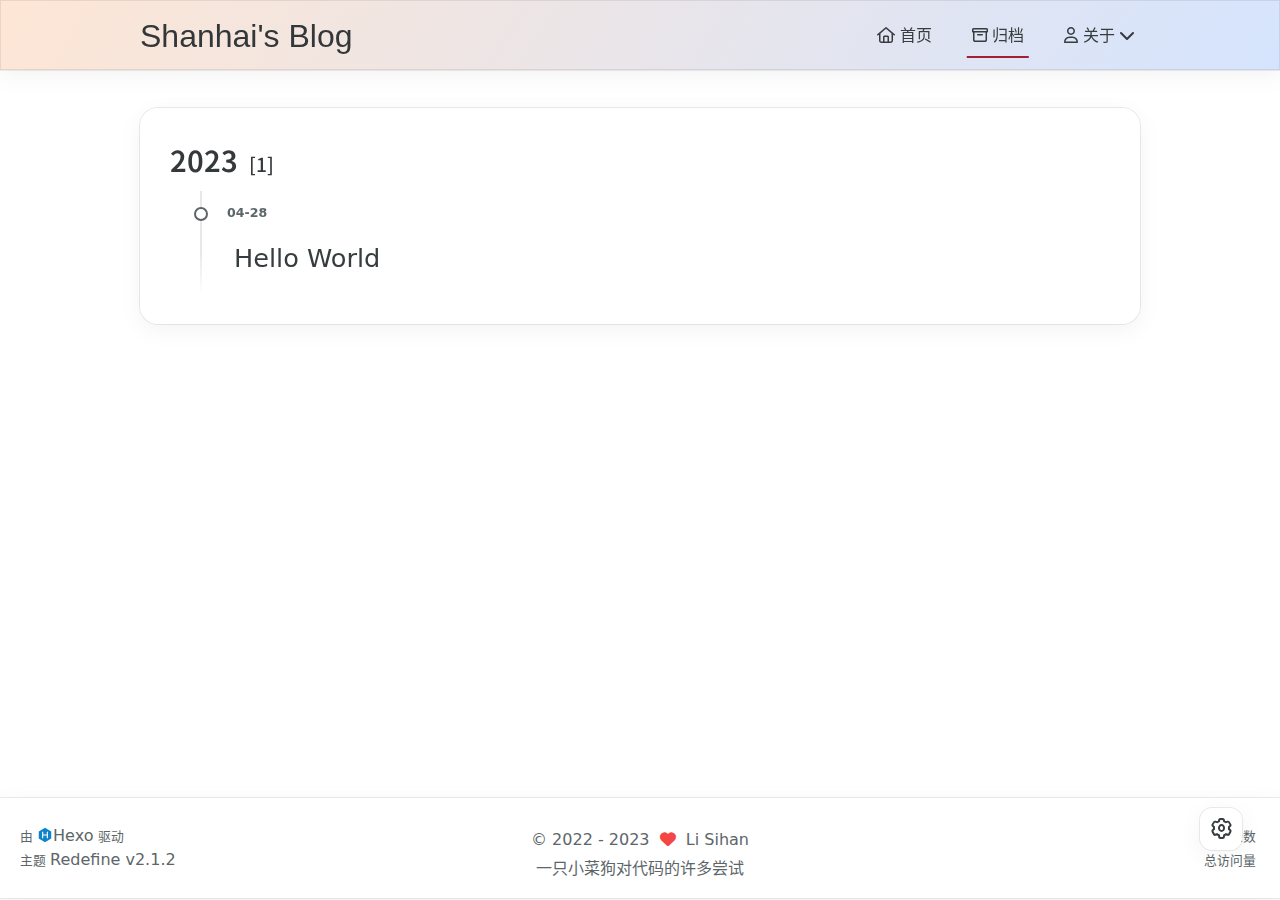
<file: archives/2023/04/index.html>
<!DOCTYPE html>
<html lang="zh-CN">
<head>
    <meta charset="utf-8">
    <meta name="viewport" content="width=device-width, initial-scale=1">
    <meta name="keywords" content="Hexo Theme Redefine">
    
    <meta name="author" content="Li Sihan">
    <!-- preconnect -->
    <link rel="preconnect" href="https://fonts.googleapis.com">
    <link rel="preconnect" href="https://fonts.gstatic.com" crossorigin>
    <link rel="preconnect" href="https://evan.beee.top" crossorigin>
    
    <!--- Seo Part-->
    
    <link rel="canonical" href="http://example.com/archives/2023/04/"/>
    <meta name="robots" content="index,follow">
    <meta name="googlebot" content="index,follow">
    <meta name="revisit-after" content="1 days">
    
        <meta name="description" content="李思涵的个人博客">
<meta property="og:type" content="website">
<meta property="og:title" content="Li Sihan&#39;s Blog">
<meta property="og:url" content="http://example.com/archives/2023/04/index.html">
<meta property="og:site_name" content="Li Sihan&#39;s Blog">
<meta property="og:description" content="李思涵的个人博客">
<meta property="og:locale" content="zh_CN">
<meta property="article:author" content="Sihan Li">
<meta name="twitter:card" content="summary">
    
    <!--- Icon Part-->
    <link rel="icon" type="image/png" href="/images/redefine-favicon.svg" sizes="192x192">
    <link rel="apple-touch-icon" sizes="180x180" href="/images/redefine-favicon.svg">
    <meta name="theme-color" content="#A31F34">
    <link rel="shortcut icon" href="/images/redefine-favicon.svg">
    <!--- Page Info-->
    
    <title>
        
            归档: 2023/4 -
        
        Shanhai&#39;s Blog
    </title>
    
<link rel="stylesheet" href="/css/style.css">

    
<link rel="stylesheet" href="/assets/fonts.css">

    <!--- Font Part-->
    
    
    
        <link href="https://fonts.googleapis.com/css2?family=Noto+Sans+SC:wght@400;500;700&display=swap" rel="stylesheet">
    
    
        <link href="https://fonts.googleapis.com/css2?family=Farsan&display=swap" rel="stylesheet">
    

    <!--- Inject Part-->
    
    <script id="hexo-configurations">
    let Global = window.Global || {};
    Global.hexo_config = {"hostname":"example.com","root":"/","language":"zh-CN"};
    Global.theme_config = {"articles":{"style":{"font_size":"16px","line_height":1.5,"image_border_radius":"14px","image_alignment":"center","image_caption":false,"link_icon":true},"word_count":{"enable":true,"count":true,"min2read":true},"author_label":{"enable":true,"auto":false,"list":[""]},"code_block":{"copy":true,"style":"mac","font":{"enable":false,"family":null,"url":null}},"toc":{"enable":true,"max_depth":3,"number":false,"expand":true,"init_open":true},"copyright":true,"lazyload":true,"recommendation":{"enable":false,"title":"推荐阅读","limit":3,"placeholder":"/images/wallhaven-wqery6-light.webp","skip_dirs":[]}},"colors":{"primary":"#A31F34","secondary":null},"global":{"fonts":{"chinese":{"enable":true,"family":"Noto Sans SC","url":"https://fonts.googleapis.com/css2?family=Noto+Sans+SC:wght@400;500;700&display=swap"},"english":{"enable":true,"family":"Farsen","url":"https://fonts.googleapis.com/css2?family=Farsan&display=swap"}},"content_max_width":"1000px","sidebar_width":"210px","hover":{"shadow":true,"scale":false},"scroll_progress":{"bar":false,"percentage":true},"busuanzi_counter":{"enable":true,"site_pv":true,"site_uv":true,"post_pv":true},"pjax":true,"open_graph":true},"home_banner":{"enable":true,"image":{"light":"/images/wallhaven-wqery6-light.webp","dark":"/images/wallhaven-wqery6-dark.webp"},"title":"Shanhai","subtitle":{"text":["我简单写写，你随便看看"],"hitokoto":{"enable":false,"api":"https://v1.hitokoto.cn"},"typing_speed":100,"backing_speed":80,"starting_delay":500,"backing_delay":1500,"loop":true,"smart_backspace":true},"text_color":{"light":"#fff","dark":"#d1d1b6"},"text_style":{"title_size":"2.8rem","subtitle_size":"1.5rem","line_height":1.2},"custom_font":{"enable":false,"family":null,"url":null},"social_links":{"enable":true,"links":{"github":"https://github.com/shanhai222","instagram":null,"zhihu":"https://www.zhihu.com/people/sshan-hhai","twitter":null,"email":"905894710@qq.com"}}},"plugins":{"feed":{"enable":false},"aplayer":{"enable":false,"type":"fixed","audios":[{"name":null,"artist":null,"url":null,"cover":null}]},"mermaid":{"enable":false,"version":"9.3.0"}},"version":"2.1.2","navbar":{"auto_hide":false,"color":{"left":"#f78736","right":"#367df7","transparency":35},"links":{"Home":{"path":"/","icon":"fa-regular fa-house"},"Archives":{"path":"/archives","icon":"fa-regular fa-archive"},"About":{"icon":"fa-regular fa-user","submenus":{"Me":"/about","Github":"https://github.com/shanhai222","Friends":"/friends"}}},"search":{"enable":false,"preload":true}},"page_templates":{"friends_column":2,"tags_style":"blur"},"home":{"sidebar":{"enable":true,"position":"left","first_item":"menu","announcement":null,"links":{"Archives":{"path":"/archives","icon":"fa-regular fa-archive"},"Tags":{"path":"/tags","icon":"fa-regular fa-tags"},"Categories":{"path":"/categories","icon":"fa-regular fa-folder"}}},"article_date_format":"auto","categories":{"enable":true,"limit":3},"tags":{"enable":true,"limit":3}}};
    Global.language_ago = {"second":"%s 秒前","minute":"%s 分钟前","hour":"%s 小时前","day":"%s 天前","week":"%s 周前","month":"%s 个月前","year":"%s 年前"};
  </script>
    
    <!--- Fontawesome Part-->
    
<link rel="stylesheet" href="/fontawesome/fontawesome.min.css">

    
<link rel="stylesheet" href="/fontawesome/brands.min.css">

    
<link rel="stylesheet" href="/fontawesome/solid.min.css">

    
<link rel="stylesheet" href="/fontawesome/regular.min.css">

    
    
    
    
<meta name="generator" content="Hexo 6.3.0"></head>


<body>
<div class="progress-bar-container">
    

    
        <span class="pjax-progress-bar"></span>
        <span class="pjax-progress-icon">
            <i class="fa-solid fa-circle-notch fa-spin"></i>
        </span>
    
</div>


<main class="page-container">

    

    <div class="main-content-container">

        <div class="main-content-header">
            <header class="navbar-container">
    
    <div class="navbar-content">
        <div class="left">
            
            <a class="logo-title" href="/">
                
                Shanhai&#39;s Blog
                
            </a>
        </div>

        <div class="right">
            <!-- PC -->
            <div class="desktop">
                <ul class="navbar-list">
                    
                        
                            <li class="navbar-item">
                                <!-- Menu -->
                                <a class="" 
                                    href="/"  >
                                    
                                        
                                            <i class="fa-regular fa-house"></i>
                                        
                                        首页
                                    
                                </a>
                                <!-- Submenu -->
                                
                            </li>
                    
                        
                            <li class="navbar-item">
                                <!-- Menu -->
                                <a class="active" 
                                    href="/archives"  >
                                    
                                        
                                            <i class="fa-regular fa-archive"></i>
                                        
                                        归档
                                    
                                </a>
                                <!-- Submenu -->
                                
                            </li>
                    
                        
                            <li class="navbar-item">
                                <!-- Menu -->
                                <a class="has-dropdown" 
                                    href="#" onClick="return false;">
                                    
                                        
                                            <i class="fa-regular fa-user"></i>
                                        
                                        关于&nbsp;<i class="fa-solid fa-chevron-down"></i>
                                    
                                </a>
                                <!-- Submenu -->
                                
                                    <ul class="sub-menu">
                                    
                                        <li>
                                        <a href="/about">ME
                                        </a>
                                        </li>
                                    
                                        <li>
                                        <a target="_blank" rel="noopener" href="https://github.com/shanhai222">GITHUB
                                        </a>
                                        </li>
                                    
                                        <li>
                                        <a href="/friends">友情链接
                                        </a>
                                        </li>
                                    
                                    </ul>
                                
                            </li>
                    
                    
                </ul>
            </div>
            <!-- Mobile -->
            <div class="mobile">
                
                <div class="icon-item navbar-bar">
                    <div class="navbar-bar-middle"></div>
                </div>
            </div>
        </div>
    </div>

    <!-- Mobile drawer -->
    <div class="navbar-drawer">
        <ul class="drawer-navbar-list">
            
                
                    <li class="drawer-navbar-item flex-center">
                        <a class="" 
                        href="/"  >
                             
                                
                                    <i class="fa-regular fa-house"></i>
                                
                                首页
                            
                        </a>
                    </li>
                    <!-- Submenu -->
                    
            
                
                    <li class="drawer-navbar-item flex-center">
                        <a class="active" 
                        href="/archives"  >
                             
                                
                                    <i class="fa-regular fa-archive"></i>
                                
                                归档
                            
                        </a>
                    </li>
                    <!-- Submenu -->
                    
            
                
                    <li class="drawer-navbar-item flex-center">
                        <a class="has-dropdown" 
                        href="#" onClick="return false;">
                            
                                
                                    <i class="fa-regular fa-user"></i>
                                
                                关于&nbsp;<i class="fa-solid fa-chevron-down"></i>
                            
                        </a>
                    </li>
                    <!-- Submenu -->
                              
                        
                            <li class="dropdown-item flex-center">
                                <a class="dropdown-item" href="/about">ME</a>
                            </li>
                        
                            <li class="dropdown-item flex-center">
                                <a class="dropdown-item" target="_blank" rel="noopener" href="https://github.com/shanhai222">GITHUB</a>
                            </li>
                        
                            <li class="dropdown-item flex-center">
                                <a class="dropdown-item" href="/friends">友情链接</a>
                            </li>
                        
                    
            

        </ul>
    </div>

    <div class="window-mask"></div>

</header>


        </div>

        <div class="main-content-body">

            

            <div class="main-content">

                
                    <div class="fade-in-down-animation">
    <div class="archive-container ">
        
<div class="archive-list-container">
    
        <section class="archive-item">
            <div class="archive-item-header">
                <span class="archive-year">2023</span>
                <span class="archive-year-post-count">[1]</span>
            </div>
            <ul class="article-list">
              
              <li class="article-item" date-is='04-28'>
                <a href="/2023/04/28/hello-world/">
                  <span class="article-title">Hello World</span>
                </a>
              </li>
              
            </ul>
        </section>
    
</div>

    </div>
</div>

                

            </div>
            
            

        </div>

        <div class="main-content-footer">
            <footer class="footer">
    <div class="info-container">
        <div class="copyright-info">
            &copy;
            
              <span>2022</span>
              -
            
            2023&nbsp;&nbsp;<i class="fa-solid fa-heart fa-beat" style="--fa-animation-duration: 0.5s; color: #f54545"></i>&nbsp;&nbsp;<a href="/">Li Sihan</a>
        </div>
        
            <script async data-pjax src="//busuanzi.ibruce.info/busuanzi/2.3/busuanzi.pure.mini.js"></script>
            <div class="website-count info-item">
                
                    <span id="busuanzi_container_site_uv" class="busuanzi_container_site_uv">
                        访问人数&nbsp;<span id="busuanzi_value_site_uv" class="busuanzi_value_site_uv"></span>
                    </span>
                
                
                    <span id="busuanzi_container_site_pv" class="busuanzi_container_site_pv">
                        总访问量&nbsp;<span id="busuanzi_value_site_pv" class="busuanzi_value_site_pv"></span>
                    </span>
                
            </div>
        
        <div class="theme-info info-item">
            <span class="powered-by-container">由 <?xml version="1.0" encoding="utf-8"?><!DOCTYPE svg PUBLIC "-//W3C//DTD SVG 1.1//EN" "http://www.w3.org/Graphics/SVG/1.1/DTD/svg11.dtd"><svg version="1.1" id="圖層_1" xmlns="http://www.w3.org/2000/svg" xmlns:xlink="http://www.w3.org/1999/xlink" x="0px" y="0px" width="1rem" height="1rem" viewBox="0 0 512 512" enable-background="new 0 0 512 512" xml:space="preserve"><path fill="#0E83CD" d="M256.4,25.8l-200,115.5L56,371.5l199.6,114.7l200-115.5l0.4-230.2L256.4,25.8z M349,354.6l-18.4,10.7l-18.6-11V275H200v79.6l-18.4,10.7l-18.6-11v-197l18.5-10.6l18.5,10.8V237h112v-79.6l18.5-10.6l18.5,10.8V354.6z"/></svg><a target="_blank" href="https://hexo.io">Hexo</a> 驱动</span>
                <br>
            <span class="theme-version-container">主题&nbsp;<a class="theme-version" target="_blank" href="https://github.com/EvanNotFound/hexo-theme-redefine">Redefine v2.1.2</a>
        </div>
        
        
        
        
            <div class="customize-info info-item">一只小菜狗对代码的许多尝试</div>
        
        
        
        
    </div>  
</footer>
        </div>
    </div>

    

    <div class="right-side-tools-container">
        <div class="side-tools-container">
    <ul class="hidden-tools-list">
        <li class="right-bottom-tools tool-font-adjust-plus flex-center">
            <i class="fa-regular fa-magnifying-glass-plus"></i>
        </li>

        <li class="right-bottom-tools tool-font-adjust-minus flex-center">
            <i class="fa-regular fa-magnifying-glass-minus"></i>
        </li>

        <li class="right-bottom-tools tool-expand-width flex-center">
            <i class="fa-regular fa-expand"></i>
        </li>

        <li class="right-bottom-tools tool-dark-light-toggle flex-center">
            <i class="fa-regular fa-moon"></i>
        </li>

        <!-- rss -->
        

        

        <li class="right-bottom-tools tool-scroll-to-bottom flex-center">
            <i class="fa-regular fa-arrow-down"></i>
        </li>
    </ul>

    <ul class="visible-tools-list">
        <li class="right-bottom-tools toggle-tools-list flex-center">
            <i class="fa-regular fa-cog fa-spin"></i>
        </li>
        
            <li class="right-bottom-tools tool-scroll-to-top flex-center">
                <i class="arrow-up fas fa-arrow-up"></i>
                <span class="percent"></span>
            </li>
        
        
    </ul>
</div>

    </div>

    <div class="image-viewer-container">
    <img src="">
</div>


    


</main>




<script src="/js/utils.js"></script>

<script src="/js/main.js"></script>

<script src="/js/layouts/navbarShrink.js"></script>

<script src="/js/tools/scrollTopBottom.js"></script>

<script src="/js/tools/lightDarkSwitch.js"></script>





    
<script src="/js/tools/codeBlock.js"></script>




    
<script src="/js/layouts/lazyload.js"></script>






  
<script src="/js/libs/Typed.min.js"></script>

  
<script src="/js/plugins/typed.js"></script>







<div class="post-scripts pjax">
    
</div>


    
<script src="/js/libs/pjax.min.js"></script>

<script>
    window.addEventListener('DOMContentLoaded', () => {
        window.pjax = new Pjax({
            selectors: [
                'head title',
                '.page-container',
                '.pjax',
            ],
            history: true,
            debug: false,
            cacheBust: false,
            timeout: 0,
            analytics: false,
            currentUrlFullReload: false,
            scrollRestoration: false,
            // scrollTo: true,
        });

        document.addEventListener('pjax:send', () => {
            Global.utils.pjaxProgressBarStart();
        });

        document.addEventListener('pjax:complete', () => {
            Global.utils.pjaxProgressBarEnd();
            window.pjax.executeScripts(document.querySelectorAll('script[data-pjax], .pjax script'));
            Global.refresh();
        });
    });
</script>




</body>
</html>
</file>
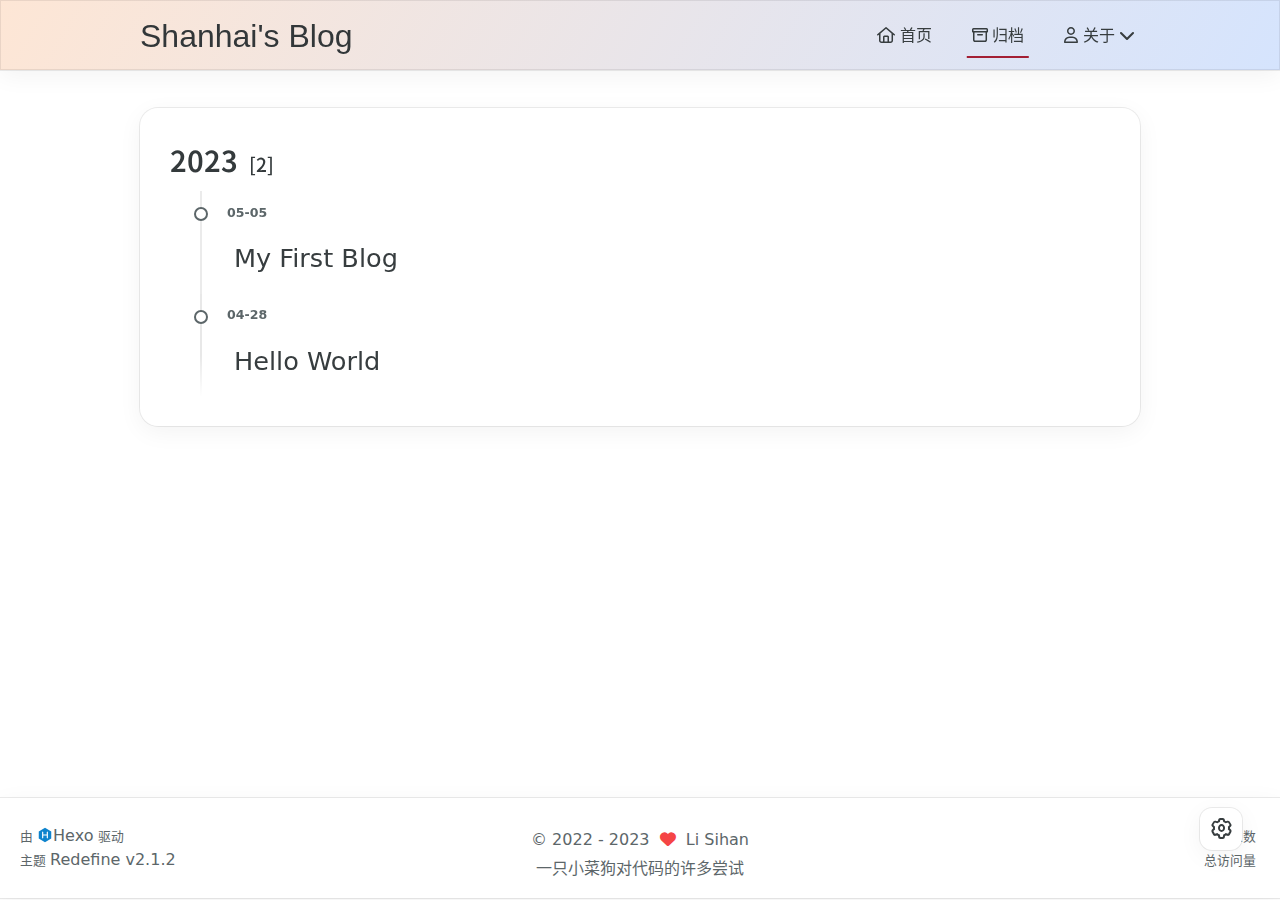
<file: archives/2023/05/index.html>
<!DOCTYPE html>
<html lang="zh-CN">
<head>
    <meta charset="utf-8">
    <meta name="viewport" content="width=device-width, initial-scale=1">
    <meta name="keywords" content="Hexo Theme Redefine">
    
    <meta name="author" content="Li Sihan">
    <!-- preconnect -->
    <link rel="preconnect" href="https://fonts.googleapis.com">
    <link rel="preconnect" href="https://fonts.gstatic.com" crossorigin>
    <link rel="preconnect" href="https://evan.beee.top" crossorigin>
    
    <!--- Seo Part-->
    
    <link rel="canonical" href="http://example.com/archives/2023/05/"/>
    <meta name="robots" content="index,follow">
    <meta name="googlebot" content="index,follow">
    <meta name="revisit-after" content="1 days">
    
        <meta name="description" content="李思涵的个人博客">
<meta property="og:type" content="website">
<meta property="og:title" content="Li Sihan&#39;s Blog">
<meta property="og:url" content="http://example.com/archives/2023/05/index.html">
<meta property="og:site_name" content="Li Sihan&#39;s Blog">
<meta property="og:description" content="李思涵的个人博客">
<meta property="og:locale" content="zh_CN">
<meta property="article:author" content="Sihan Li">
<meta name="twitter:card" content="summary">
    
    <!--- Icon Part-->
    <link rel="icon" type="image/png" href="/images/L.jpg" sizes="192x192">
    <link rel="apple-touch-icon" sizes="180x180" href="/images/L.jpg">
    <meta name="theme-color" content="#A31F34">
    <link rel="shortcut icon" href="/images/L.jpg">
    <!--- Page Info-->
    
    <title>
        
            归档: 2023/5 -
        
        Shanhai&#39;s Blog
    </title>
    
<link rel="stylesheet" href="/css/style.css">

    
<link rel="stylesheet" href="/assets/fonts.css">

    <!--- Font Part-->
    
    
    
        <link href="https://fonts.googleapis.com/css2?family=Noto+Sans+SC:wght@400;500;700&display=swap" rel="stylesheet">
    
    
        <link href="https://fonts.googleapis.com/css2?family=Farsan&display=swap" rel="stylesheet">
    

    <!--- Inject Part-->
    
    <script id="hexo-configurations">
    let Global = window.Global || {};
    Global.hexo_config = {"hostname":"example.com","root":"/","language":"zh-CN"};
    Global.theme_config = {"articles":{"style":{"font_size":"16px","line_height":1.5,"image_border_radius":"14px","image_alignment":"center","image_caption":false,"link_icon":true},"word_count":{"enable":true,"count":true,"min2read":true},"author_label":{"enable":true,"auto":false,"list":[""]},"code_block":{"copy":true,"style":"mac","font":{"enable":false,"family":null,"url":null}},"toc":{"enable":true,"max_depth":3,"number":false,"expand":true,"init_open":true},"copyright":true,"lazyload":true,"recommendation":{"enable":false,"title":"推荐阅读","limit":3,"placeholder":"/images/wallhaven-wqery6-light.webp","skip_dirs":[]}},"colors":{"primary":"#A31F34","secondary":null},"global":{"fonts":{"chinese":{"enable":true,"family":"Noto Sans SC","url":"https://fonts.googleapis.com/css2?family=Noto+Sans+SC:wght@400;500;700&display=swap"},"english":{"enable":true,"family":"Farsen","url":"https://fonts.googleapis.com/css2?family=Farsan&display=swap"}},"content_max_width":"1000px","sidebar_width":"210px","hover":{"shadow":true,"scale":false},"scroll_progress":{"bar":false,"percentage":true},"busuanzi_counter":{"enable":true,"site_pv":true,"site_uv":true,"post_pv":true},"pjax":true,"open_graph":true},"home_banner":{"enable":true,"image":{"light":"/images/wallhaven-wqery6-light.webp","dark":"/images/wallhaven-wqery6-dark.webp"},"title":"Shanhai","subtitle":{"text":["我简单写写，你随便看看"],"hitokoto":{"enable":false,"api":"https://v1.hitokoto.cn"},"typing_speed":100,"backing_speed":80,"starting_delay":500,"backing_delay":1500,"loop":true,"smart_backspace":true},"text_color":{"light":"#fff","dark":"#d1d1b6"},"text_style":{"title_size":"2.8rem","subtitle_size":"1.5rem","line_height":1.2},"custom_font":{"enable":false,"family":null,"url":null},"social_links":{"enable":true,"links":{"github":"https://github.com/shanhai222","instagram":null,"zhihu":"https://www.zhihu.com/people/sshan-hhai","twitter":null,"email":"905894710@qq.com"}}},"plugins":{"feed":{"enable":false},"aplayer":{"enable":false,"type":"fixed","audios":[{"name":null,"artist":null,"url":null,"cover":null}]},"mermaid":{"enable":false,"version":"9.3.0"}},"version":"2.1.2","navbar":{"auto_hide":false,"color":{"left":"#f78736","right":"#367df7","transparency":35},"links":{"Home":{"path":"/","icon":"fa-regular fa-house"},"Archives":{"path":"/archives","icon":"fa-regular fa-archive"},"About":{"icon":"fa-regular fa-user","submenus":{"Me":"/about","Github":"https://github.com/shanhai222","Friends":"/friends"}}},"search":{"enable":false,"preload":true}},"page_templates":{"friends_column":2,"tags_style":"blur"},"home":{"sidebar":{"enable":true,"position":"left","first_item":"menu","announcement":null,"links":{"Archives":{"path":"/archives","icon":"fa-regular fa-archive"},"Tags":{"path":"/tags","icon":"fa-regular fa-tags"},"Categories":{"path":"/categories","icon":"fa-regular fa-folder"}}},"article_date_format":"auto","categories":{"enable":true,"limit":3},"tags":{"enable":true,"limit":3}}};
    Global.language_ago = {"second":"%s 秒前","minute":"%s 分钟前","hour":"%s 小时前","day":"%s 天前","week":"%s 周前","month":"%s 个月前","year":"%s 年前"};
  </script>
    
    <!--- Fontawesome Part-->
    
<link rel="stylesheet" href="/fontawesome/fontawesome.min.css">

    
<link rel="stylesheet" href="/fontawesome/brands.min.css">

    
<link rel="stylesheet" href="/fontawesome/solid.min.css">

    
<link rel="stylesheet" href="/fontawesome/regular.min.css">

    
    
    
    
<meta name="generator" content="Hexo 6.3.0"></head>


<body>
<div class="progress-bar-container">
    

    
        <span class="pjax-progress-bar"></span>
        <span class="pjax-progress-icon">
            <i class="fa-solid fa-circle-notch fa-spin"></i>
        </span>
    
</div>


<main class="page-container">

    

    <div class="main-content-container">

        <div class="main-content-header">
            <header class="navbar-container">
    
    <div class="navbar-content">
        <div class="left">
            
            <a class="logo-title" href="/">
                
                Shanhai&#39;s Blog
                
            </a>
        </div>

        <div class="right">
            <!-- PC -->
            <div class="desktop">
                <ul class="navbar-list">
                    
                        
                            <li class="navbar-item">
                                <!-- Menu -->
                                <a class="" 
                                    href="/"  >
                                    
                                        
                                            <i class="fa-regular fa-house"></i>
                                        
                                        首页
                                    
                                </a>
                                <!-- Submenu -->
                                
                            </li>
                    
                        
                            <li class="navbar-item">
                                <!-- Menu -->
                                <a class="active" 
                                    href="/archives"  >
                                    
                                        
                                            <i class="fa-regular fa-archive"></i>
                                        
                                        归档
                                    
                                </a>
                                <!-- Submenu -->
                                
                            </li>
                    
                        
                            <li class="navbar-item">
                                <!-- Menu -->
                                <a class="has-dropdown" 
                                    href="#" onClick="return false;">
                                    
                                        
                                            <i class="fa-regular fa-user"></i>
                                        
                                        关于&nbsp;<i class="fa-solid fa-chevron-down"></i>
                                    
                                </a>
                                <!-- Submenu -->
                                
                                    <ul class="sub-menu">
                                    
                                        <li>
                                        <a href="/about">ME
                                        </a>
                                        </li>
                                    
                                        <li>
                                        <a target="_blank" rel="noopener" href="https://github.com/shanhai222">GITHUB
                                        </a>
                                        </li>
                                    
                                        <li>
                                        <a href="/friends">友情链接
                                        </a>
                                        </li>
                                    
                                    </ul>
                                
                            </li>
                    
                    
                </ul>
            </div>
            <!-- Mobile -->
            <div class="mobile">
                
                <div class="icon-item navbar-bar">
                    <div class="navbar-bar-middle"></div>
                </div>
            </div>
        </div>
    </div>

    <!-- Mobile drawer -->
    <div class="navbar-drawer">
        <ul class="drawer-navbar-list">
            
                
                    <li class="drawer-navbar-item flex-center">
                        <a class="" 
                        href="/"  >
                             
                                
                                    <i class="fa-regular fa-house"></i>
                                
                                首页
                            
                        </a>
                    </li>
                    <!-- Submenu -->
                    
            
                
                    <li class="drawer-navbar-item flex-center">
                        <a class="active" 
                        href="/archives"  >
                             
                                
                                    <i class="fa-regular fa-archive"></i>
                                
                                归档
                            
                        </a>
                    </li>
                    <!-- Submenu -->
                    
            
                
                    <li class="drawer-navbar-item flex-center">
                        <a class="has-dropdown" 
                        href="#" onClick="return false;">
                            
                                
                                    <i class="fa-regular fa-user"></i>
                                
                                关于&nbsp;<i class="fa-solid fa-chevron-down"></i>
                            
                        </a>
                    </li>
                    <!-- Submenu -->
                              
                        
                            <li class="dropdown-item flex-center">
                                <a class="dropdown-item" href="/about">ME</a>
                            </li>
                        
                            <li class="dropdown-item flex-center">
                                <a class="dropdown-item" target="_blank" rel="noopener" href="https://github.com/shanhai222">GITHUB</a>
                            </li>
                        
                            <li class="dropdown-item flex-center">
                                <a class="dropdown-item" href="/friends">友情链接</a>
                            </li>
                        
                    
            

        </ul>
    </div>

    <div class="window-mask"></div>

</header>


        </div>

        <div class="main-content-body">

            

            <div class="main-content">

                
                    <div class="fade-in-down-animation">
    <div class="archive-container ">
        
<div class="archive-list-container">
    
        <section class="archive-item">
            <div class="archive-item-header">
                <span class="archive-year">2023</span>
                <span class="archive-year-post-count">[2]</span>
            </div>
            <ul class="article-list">
              
              <li class="article-item" date-is='05-05'>
                <a href="/2023/05/05/My-First-Blog/">
                  <span class="article-title">My First Blog</span>
                </a>
              </li>
              
              <li class="article-item" date-is='04-28'>
                <a href="/2023/04/28/hello-world/">
                  <span class="article-title">Hello World</span>
                </a>
              </li>
              
            </ul>
        </section>
    
</div>

    </div>
</div>

                

            </div>
            
            

        </div>

        <div class="main-content-footer">
            <footer class="footer">
    <div class="info-container">
        <div class="copyright-info">
            &copy;
            
              <span>2022</span>
              -
            
            2023&nbsp;&nbsp;<i class="fa-solid fa-heart fa-beat" style="--fa-animation-duration: 0.5s; color: #f54545"></i>&nbsp;&nbsp;<a href="/">Li Sihan</a>
        </div>
        
            <script async data-pjax src="//busuanzi.ibruce.info/busuanzi/2.3/busuanzi.pure.mini.js"></script>
            <div class="website-count info-item">
                
                    <span id="busuanzi_container_site_uv" class="busuanzi_container_site_uv">
                        访问人数&nbsp;<span id="busuanzi_value_site_uv" class="busuanzi_value_site_uv"></span>
                    </span>
                
                
                    <span id="busuanzi_container_site_pv" class="busuanzi_container_site_pv">
                        总访问量&nbsp;<span id="busuanzi_value_site_pv" class="busuanzi_value_site_pv"></span>
                    </span>
                
            </div>
        
        <div class="theme-info info-item">
            <span class="powered-by-container">由 <?xml version="1.0" encoding="utf-8"?><!DOCTYPE svg PUBLIC "-//W3C//DTD SVG 1.1//EN" "http://www.w3.org/Graphics/SVG/1.1/DTD/svg11.dtd"><svg version="1.1" id="圖層_1" xmlns="http://www.w3.org/2000/svg" xmlns:xlink="http://www.w3.org/1999/xlink" x="0px" y="0px" width="1rem" height="1rem" viewBox="0 0 512 512" enable-background="new 0 0 512 512" xml:space="preserve"><path fill="#0E83CD" d="M256.4,25.8l-200,115.5L56,371.5l199.6,114.7l200-115.5l0.4-230.2L256.4,25.8z M349,354.6l-18.4,10.7l-18.6-11V275H200v79.6l-18.4,10.7l-18.6-11v-197l18.5-10.6l18.5,10.8V237h112v-79.6l18.5-10.6l18.5,10.8V354.6z"/></svg><a target="_blank" href="https://hexo.io">Hexo</a> 驱动</span>
                <br>
            <span class="theme-version-container">主题&nbsp;<a class="theme-version" target="_blank" href="https://github.com/EvanNotFound/hexo-theme-redefine">Redefine v2.1.2</a>
        </div>
        
        
        
        
            <div class="customize-info info-item">一只小菜狗对代码的许多尝试</div>
        
        
        
        
    </div>  
</footer>
        </div>
    </div>

    

    <div class="right-side-tools-container">
        <div class="side-tools-container">
    <ul class="hidden-tools-list">
        <li class="right-bottom-tools tool-font-adjust-plus flex-center">
            <i class="fa-regular fa-magnifying-glass-plus"></i>
        </li>

        <li class="right-bottom-tools tool-font-adjust-minus flex-center">
            <i class="fa-regular fa-magnifying-glass-minus"></i>
        </li>

        <li class="right-bottom-tools tool-expand-width flex-center">
            <i class="fa-regular fa-expand"></i>
        </li>

        <li class="right-bottom-tools tool-dark-light-toggle flex-center">
            <i class="fa-regular fa-moon"></i>
        </li>

        <!-- rss -->
        

        

        <li class="right-bottom-tools tool-scroll-to-bottom flex-center">
            <i class="fa-regular fa-arrow-down"></i>
        </li>
    </ul>

    <ul class="visible-tools-list">
        <li class="right-bottom-tools toggle-tools-list flex-center">
            <i class="fa-regular fa-cog fa-spin"></i>
        </li>
        
            <li class="right-bottom-tools tool-scroll-to-top flex-center">
                <i class="arrow-up fas fa-arrow-up"></i>
                <span class="percent"></span>
            </li>
        
        
    </ul>
</div>

    </div>

    <div class="image-viewer-container">
    <img src="">
</div>


    


</main>




<script src="/js/utils.js"></script>

<script src="/js/main.js"></script>

<script src="/js/layouts/navbarShrink.js"></script>

<script src="/js/tools/scrollTopBottom.js"></script>

<script src="/js/tools/lightDarkSwitch.js"></script>





    
<script src="/js/tools/codeBlock.js"></script>




    
<script src="/js/layouts/lazyload.js"></script>






  
<script src="/js/libs/Typed.min.js"></script>

  
<script src="/js/plugins/typed.js"></script>







<div class="post-scripts pjax">
    
</div>


    
<script src="/js/libs/pjax.min.js"></script>

<script>
    window.addEventListener('DOMContentLoaded', () => {
        window.pjax = new Pjax({
            selectors: [
                'head title',
                '.page-container',
                '.pjax',
            ],
            history: true,
            debug: false,
            cacheBust: false,
            timeout: 0,
            analytics: false,
            currentUrlFullReload: false,
            scrollRestoration: false,
            // scrollTo: true,
        });

        document.addEventListener('pjax:send', () => {
            Global.utils.pjaxProgressBarStart();
        });

        document.addEventListener('pjax:complete', () => {
            Global.utils.pjaxProgressBarEnd();
            window.pjax.executeScripts(document.querySelectorAll('script[data-pjax], .pjax script'));
            Global.refresh();
        });
    });
</script>




</body>
</html>
</file>
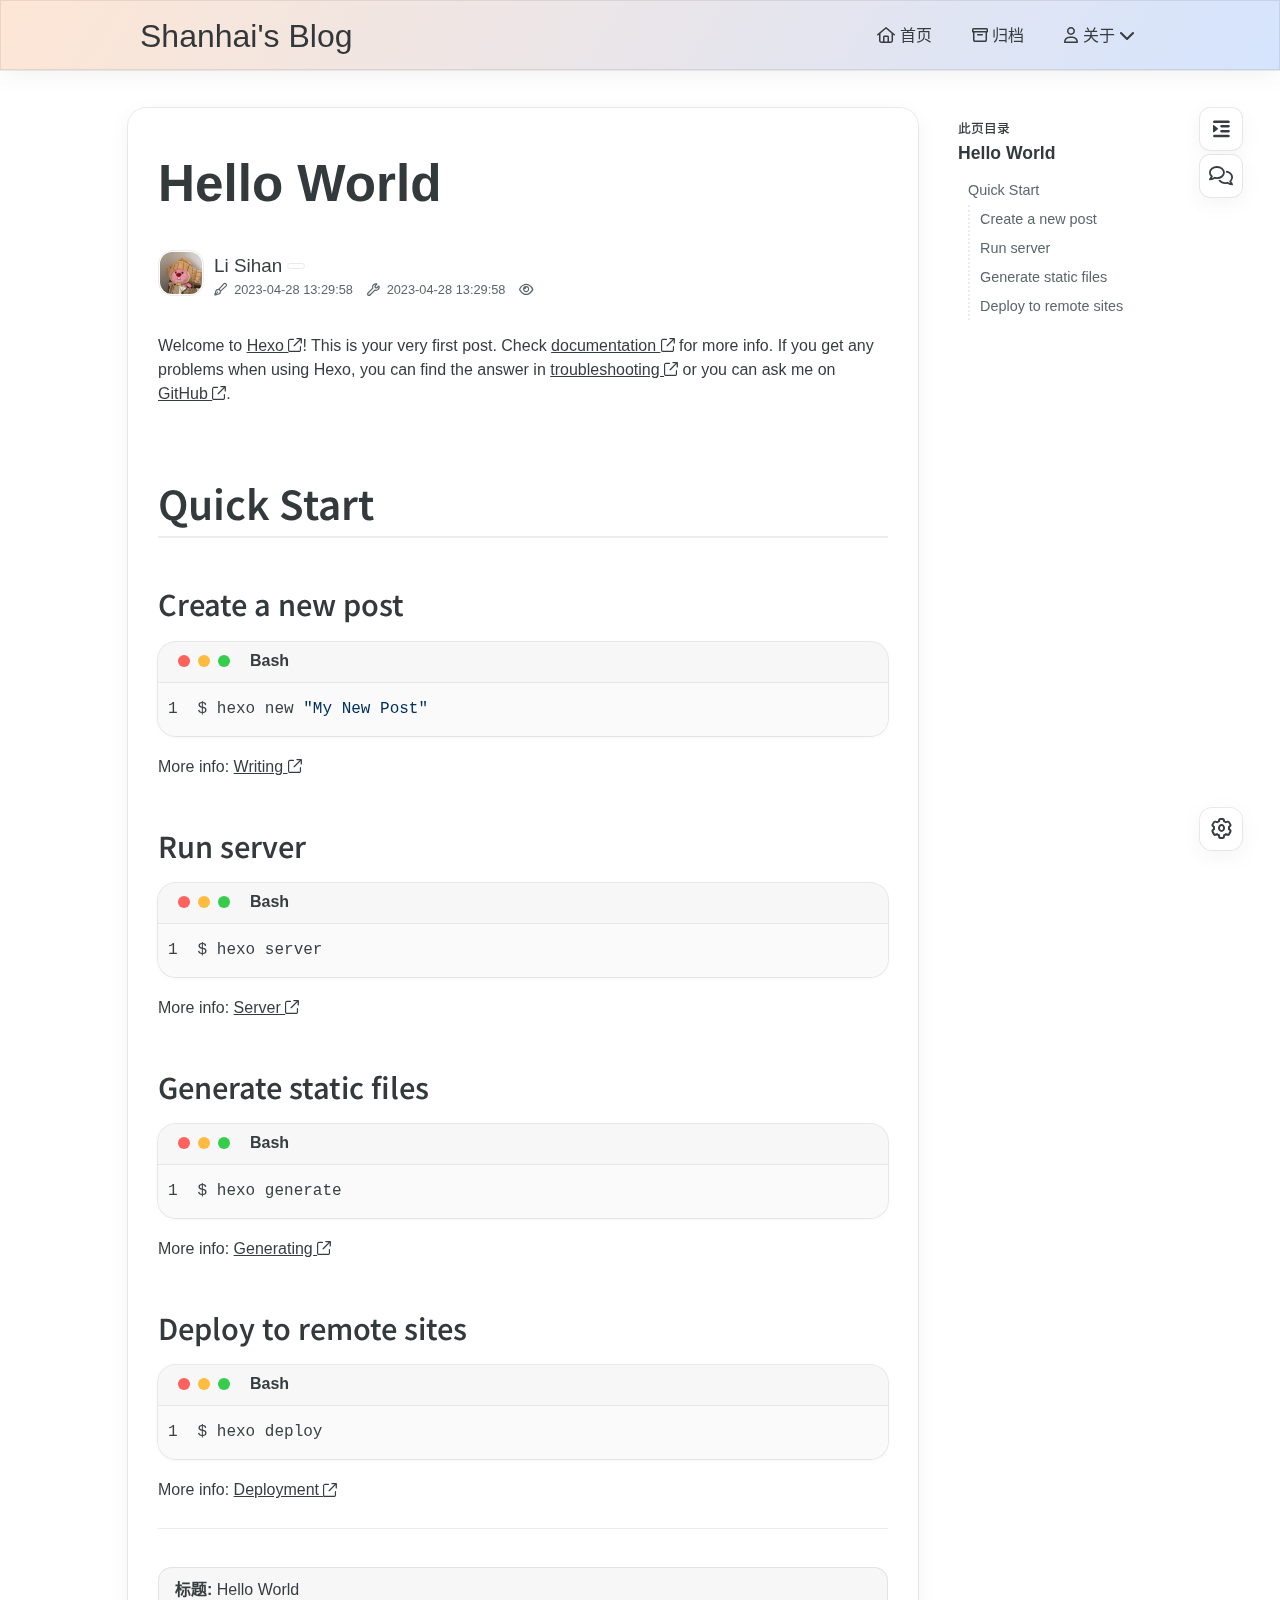
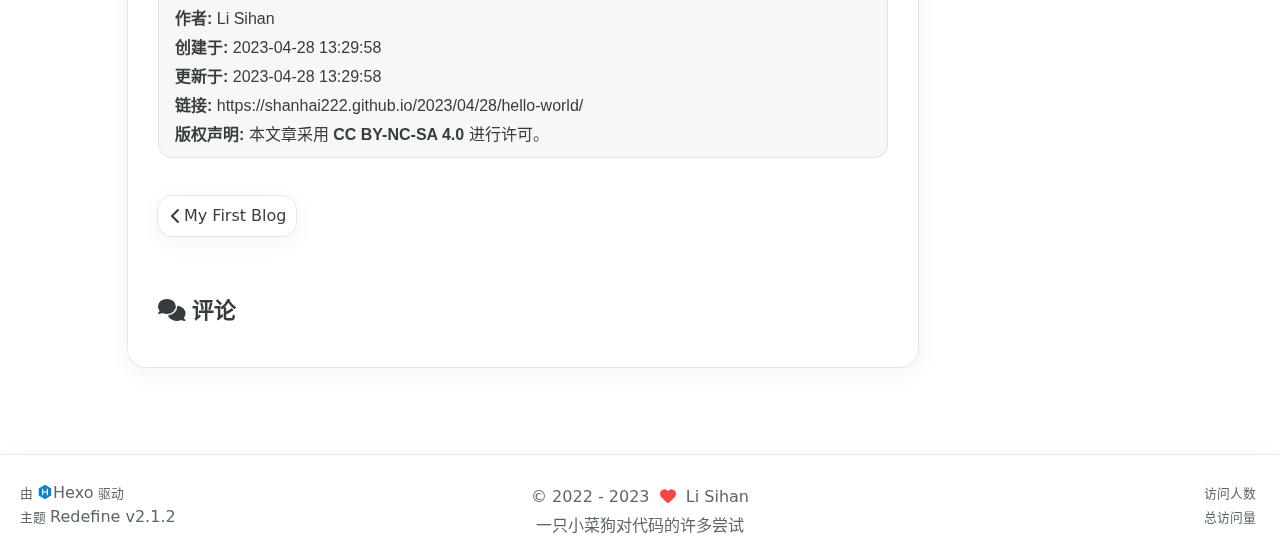
<file: 2023/04/28/hello-world/index.html>
<!DOCTYPE html>
<html lang="zh-CN">
<head>
    <meta charset="utf-8">
    <meta name="viewport" content="width=device-width, initial-scale=1">
    <meta name="keywords" content="Hexo Theme Redefine">
    
    <meta name="author" content="Li Sihan">
    <!-- preconnect -->
    <link rel="preconnect" href="https://fonts.googleapis.com">
    <link rel="preconnect" href="https://fonts.gstatic.com" crossorigin>
    <link rel="preconnect" href="https://evan.beee.top" crossorigin>
    
    <!--- Seo Part-->
    
    <link rel="canonical" href="http://example.com/2023/04/28/hello-world/"/>
    <meta name="robots" content="index,follow">
    <meta name="googlebot" content="index,follow">
    <meta name="revisit-after" content="1 days">
    
        <meta name="description" content="Welcome to Hexo ! This is your very first post. Check documentation  for more info. If you get any problems when using Hexo, you can find the answer in troubleshooting  or you can ask me on GitHub . Q">
<meta property="og:type" content="article">
<meta property="og:title" content="Hello World">
<meta property="og:url" content="http://example.com/2023/04/28/hello-world/index.html">
<meta property="og:site_name" content="Li Sihan&#39;s Blog">
<meta property="og:description" content="Welcome to Hexo ! This is your very first post. Check documentation  for more info. If you get any problems when using Hexo, you can find the answer in troubleshooting  or you can ask me on GitHub . Q">
<meta property="og:locale" content="zh_CN">
<meta property="article:published_time" content="2023-04-28T05:29:58.336Z">
<meta property="article:modified_time" content="2023-04-28T05:29:58.336Z">
<meta property="article:author" content="Sihan Li">
<meta name="twitter:card" content="summary">
    
    <!--- Icon Part-->
    <link rel="icon" type="image/png" href="/images/L.jpg" sizes="192x192">
    <link rel="apple-touch-icon" sizes="180x180" href="/images/L.jpg">
    <meta name="theme-color" content="#A31F34">
    <link rel="shortcut icon" href="/images/L.jpg">
    <!--- Page Info-->
    
    <title>
        
            Hello World -
        
        Shanhai&#39;s Blog
    </title>
    
<link rel="stylesheet" href="/css/style.css">

    
<link rel="stylesheet" href="/assets/fonts.css">

    <!--- Font Part-->
    
    
    
        <link href="https://fonts.googleapis.com/css2?family=Noto+Sans+SC:wght@400;500;700&display=swap" rel="stylesheet">
    
    
        <link href="https://fonts.googleapis.com/css2?family=Farsan&display=swap" rel="stylesheet">
    

    <!--- Inject Part-->
    
    <script id="hexo-configurations">
    let Global = window.Global || {};
    Global.hexo_config = {"hostname":"example.com","root":"/","language":"zh-CN"};
    Global.theme_config = {"articles":{"style":{"font_size":"16px","line_height":1.5,"image_border_radius":"14px","image_alignment":"center","image_caption":false,"link_icon":true},"word_count":{"enable":true,"count":true,"min2read":true},"author_label":{"enable":true,"auto":false,"list":[""]},"code_block":{"copy":true,"style":"mac","font":{"enable":false,"family":null,"url":null}},"toc":{"enable":true,"max_depth":3,"number":false,"expand":true,"init_open":true},"copyright":true,"lazyload":true,"recommendation":{"enable":false,"title":"推荐阅读","limit":3,"placeholder":"/images/wallhaven-wqery6-light.webp","skip_dirs":[]}},"colors":{"primary":"#A31F34","secondary":null},"global":{"fonts":{"chinese":{"enable":true,"family":"Noto Sans SC","url":"https://fonts.googleapis.com/css2?family=Noto+Sans+SC:wght@400;500;700&display=swap"},"english":{"enable":true,"family":"Farsen","url":"https://fonts.googleapis.com/css2?family=Farsan&display=swap"}},"content_max_width":"1000px","sidebar_width":"210px","hover":{"shadow":true,"scale":false},"scroll_progress":{"bar":false,"percentage":true},"busuanzi_counter":{"enable":true,"site_pv":true,"site_uv":true,"post_pv":true},"pjax":true,"open_graph":true},"home_banner":{"enable":true,"image":{"light":"/images/wallhaven-wqery6-light.webp","dark":"/images/wallhaven-wqery6-dark.webp"},"title":"Shanhai","subtitle":{"text":["我简单写写，你随便看看"],"hitokoto":{"enable":false,"api":"https://v1.hitokoto.cn"},"typing_speed":100,"backing_speed":80,"starting_delay":500,"backing_delay":1500,"loop":true,"smart_backspace":true},"text_color":{"light":"#fff","dark":"#d1d1b6"},"text_style":{"title_size":"2.8rem","subtitle_size":"1.5rem","line_height":1.2},"custom_font":{"enable":false,"family":null,"url":null},"social_links":{"enable":true,"links":{"github":"https://github.com/shanhai222","instagram":null,"zhihu":"https://www.zhihu.com/people/sshan-hhai","twitter":null,"email":"905894710@qq.com"}}},"plugins":{"feed":{"enable":false},"aplayer":{"enable":false,"type":"fixed","audios":[{"name":null,"artist":null,"url":null,"cover":null}]},"mermaid":{"enable":false,"version":"9.3.0"}},"version":"2.1.2","navbar":{"auto_hide":false,"color":{"left":"#f78736","right":"#367df7","transparency":35},"links":{"Home":{"path":"/","icon":"fa-regular fa-house"},"Archives":{"path":"/archives","icon":"fa-regular fa-archive"},"About":{"icon":"fa-regular fa-user","submenus":{"Me":"/about","Github":"https://github.com/shanhai222","Friends":"/friends"}}},"search":{"enable":false,"preload":true}},"page_templates":{"friends_column":2,"tags_style":"blur"},"home":{"sidebar":{"enable":true,"position":"left","first_item":"menu","announcement":null,"links":{"Archives":{"path":"/archives","icon":"fa-regular fa-archive"},"Tags":{"path":"/tags","icon":"fa-regular fa-tags"},"Categories":{"path":"/categories","icon":"fa-regular fa-folder"}}},"article_date_format":"auto","categories":{"enable":true,"limit":3},"tags":{"enable":true,"limit":3}}};
    Global.language_ago = {"second":"%s 秒前","minute":"%s 分钟前","hour":"%s 小时前","day":"%s 天前","week":"%s 周前","month":"%s 个月前","year":"%s 年前"};
  </script>
    
    <!--- Fontawesome Part-->
    
<link rel="stylesheet" href="/fontawesome/fontawesome.min.css">

    
<link rel="stylesheet" href="/fontawesome/brands.min.css">

    
<link rel="stylesheet" href="/fontawesome/solid.min.css">

    
<link rel="stylesheet" href="/fontawesome/regular.min.css">

    
    
    
    
<meta name="generator" content="Hexo 6.3.0"></head>


<body>
<div class="progress-bar-container">
    

    
        <span class="pjax-progress-bar"></span>
        <span class="pjax-progress-icon">
            <i class="fa-solid fa-circle-notch fa-spin"></i>
        </span>
    
</div>


<main class="page-container">

    

    <div class="main-content-container">

        <div class="main-content-header">
            <header class="navbar-container">
    
    <div class="navbar-content">
        <div class="left">
            
            <a class="logo-title" href="/">
                
                Shanhai&#39;s Blog
                
            </a>
        </div>

        <div class="right">
            <!-- PC -->
            <div class="desktop">
                <ul class="navbar-list">
                    
                        
                            <li class="navbar-item">
                                <!-- Menu -->
                                <a class="" 
                                    href="/"  >
                                    
                                        
                                            <i class="fa-regular fa-house"></i>
                                        
                                        首页
                                    
                                </a>
                                <!-- Submenu -->
                                
                            </li>
                    
                        
                            <li class="navbar-item">
                                <!-- Menu -->
                                <a class="" 
                                    href="/archives"  >
                                    
                                        
                                            <i class="fa-regular fa-archive"></i>
                                        
                                        归档
                                    
                                </a>
                                <!-- Submenu -->
                                
                            </li>
                    
                        
                            <li class="navbar-item">
                                <!-- Menu -->
                                <a class="has-dropdown" 
                                    href="#" onClick="return false;">
                                    
                                        
                                            <i class="fa-regular fa-user"></i>
                                        
                                        关于&nbsp;<i class="fa-solid fa-chevron-down"></i>
                                    
                                </a>
                                <!-- Submenu -->
                                
                                    <ul class="sub-menu">
                                    
                                        <li>
                                        <a href="/about">ME
                                        </a>
                                        </li>
                                    
                                        <li>
                                        <a target="_blank" rel="noopener" href="https://github.com/shanhai222">GITHUB
                                        </a>
                                        </li>
                                    
                                        <li>
                                        <a href="/friends">友情链接
                                        </a>
                                        </li>
                                    
                                    </ul>
                                
                            </li>
                    
                    
                </ul>
            </div>
            <!-- Mobile -->
            <div class="mobile">
                
                <div class="icon-item navbar-bar">
                    <div class="navbar-bar-middle"></div>
                </div>
            </div>
        </div>
    </div>

    <!-- Mobile drawer -->
    <div class="navbar-drawer">
        <ul class="drawer-navbar-list">
            
                
                    <li class="drawer-navbar-item flex-center">
                        <a class="" 
                        href="/"  >
                             
                                
                                    <i class="fa-regular fa-house"></i>
                                
                                首页
                            
                        </a>
                    </li>
                    <!-- Submenu -->
                    
            
                
                    <li class="drawer-navbar-item flex-center">
                        <a class="" 
                        href="/archives"  >
                             
                                
                                    <i class="fa-regular fa-archive"></i>
                                
                                归档
                            
                        </a>
                    </li>
                    <!-- Submenu -->
                    
            
                
                    <li class="drawer-navbar-item flex-center">
                        <a class="has-dropdown" 
                        href="#" onClick="return false;">
                            
                                
                                    <i class="fa-regular fa-user"></i>
                                
                                关于&nbsp;<i class="fa-solid fa-chevron-down"></i>
                            
                        </a>
                    </li>
                    <!-- Submenu -->
                              
                        
                            <li class="dropdown-item flex-center">
                                <a class="dropdown-item" href="/about">ME</a>
                            </li>
                        
                            <li class="dropdown-item flex-center">
                                <a class="dropdown-item" target="_blank" rel="noopener" href="https://github.com/shanhai222">GITHUB</a>
                            </li>
                        
                            <li class="dropdown-item flex-center">
                                <a class="dropdown-item" href="/friends">友情链接</a>
                            </li>
                        
                    
            

        </ul>
    </div>

    <div class="window-mask"></div>

</header>


        </div>

        <div class="main-content-body">

            

            <div class="main-content">

                
                    <div class="fade-in-down-animation">
    <div class="post-page-container">
        <div class="article-content-container">

            
            
                <div class="article-title">
                    <h1 class="article-title-regular">Hello World</h1>
                </div>
            
                
            

            
                <div class="article-header">
                    <div class="avatar">
                        <img src="/images/loopy.jpg">
                    </div>
                    <div class="info">
                        <div class="author">
                            <span class="name">Li Sihan</span>
                            
                                <span class="author-label"></span>
                            
                        </div>
                        <div class="meta-info">
                            <div class="article-meta-info">
    <span class="article-date article-meta-item">
        <i class="fa-regular fa-pen-fancy"></i>&nbsp;
        <span class="desktop">2023-04-28 13:29:58</span>
        <span class="mobile">2023-04-28 13:29</span>
        <span class="hover-info">创建</span>
    </span>
    
        <span class="article-date article-meta-item">
            <i class="fa-regular fa-wrench"></i>&nbsp;
            <span class="desktop">2023-04-28 13:29:58</span>
            <span class="mobile">2023-04-28 13:29</span>
            <span class="hover-info">更新</span>
        </span>
    

    
    

    
    
    
    
        <span class="article-pv article-meta-item">
            <i class="fa-regular fa-eye"></i>&nbsp;<span id="busuanzi_value_page_pv"></span>
        </span>
    
</div>

                        </div>
                    </div>
                </div>
            

            <div class="article-content markdown-body">
                <p>Welcome to <a class="link"   target="_blank" rel="noopener" href="https://hexo.io/" >Hexo <i class="fa-regular fa-arrow-up-right-from-square fa-sm"></i></a>! This is your very first post. Check <a class="link"   target="_blank" rel="noopener" href="https://hexo.io/docs/" >documentation <i class="fa-regular fa-arrow-up-right-from-square fa-sm"></i></a> for more info. If you get any problems when using Hexo, you can find the answer in <a class="link"   target="_blank" rel="noopener" href="https://hexo.io/docs/troubleshooting.html" >troubleshooting <i class="fa-regular fa-arrow-up-right-from-square fa-sm"></i></a> or you can ask me on <a class="link"   target="_blank" rel="noopener" href="https://github.com/hexojs/hexo/issues" >GitHub <i class="fa-regular fa-arrow-up-right-from-square fa-sm"></i></a>.</p>
<h2 id="Quick-Start"><a href="#Quick-Start" class="headerlink" title="Quick Start"></a>Quick Start</h2><h3 id="Create-a-new-post"><a href="#Create-a-new-post" class="headerlink" title="Create a new post"></a>Create a new post</h3><div class="highlight-container" data-rel="Bash"><figure class="iseeu highlight bash"><table><tr><td class="gutter"><pre><span class="line">1</span><br></pre></td><td class="code"><pre><span class="line">$ hexo new <span class="string">&quot;My New Post&quot;</span></span><br></pre></td></tr></table></figure></div>

<p>More info: <a class="link"   target="_blank" rel="noopener" href="https://hexo.io/docs/writing.html" >Writing <i class="fa-regular fa-arrow-up-right-from-square fa-sm"></i></a></p>
<h3 id="Run-server"><a href="#Run-server" class="headerlink" title="Run server"></a>Run server</h3><div class="highlight-container" data-rel="Bash"><figure class="iseeu highlight bash"><table><tr><td class="gutter"><pre><span class="line">1</span><br></pre></td><td class="code"><pre><span class="line">$ hexo server</span><br></pre></td></tr></table></figure></div>

<p>More info: <a class="link"   target="_blank" rel="noopener" href="https://hexo.io/docs/server.html" >Server <i class="fa-regular fa-arrow-up-right-from-square fa-sm"></i></a></p>
<h3 id="Generate-static-files"><a href="#Generate-static-files" class="headerlink" title="Generate static files"></a>Generate static files</h3><div class="highlight-container" data-rel="Bash"><figure class="iseeu highlight bash"><table><tr><td class="gutter"><pre><span class="line">1</span><br></pre></td><td class="code"><pre><span class="line">$ hexo generate</span><br></pre></td></tr></table></figure></div>

<p>More info: <a class="link"   target="_blank" rel="noopener" href="https://hexo.io/docs/generating.html" >Generating <i class="fa-regular fa-arrow-up-right-from-square fa-sm"></i></a></p>
<h3 id="Deploy-to-remote-sites"><a href="#Deploy-to-remote-sites" class="headerlink" title="Deploy to remote sites"></a>Deploy to remote sites</h3><div class="highlight-container" data-rel="Bash"><figure class="iseeu highlight bash"><table><tr><td class="gutter"><pre><span class="line">1</span><br></pre></td><td class="code"><pre><span class="line">$ hexo deploy</span><br></pre></td></tr></table></figure></div>

<p>More info: <a class="link"   target="_blank" rel="noopener" href="https://hexo.io/docs/one-command-deployment.html" >Deployment <i class="fa-regular fa-arrow-up-right-from-square fa-sm"></i></a></p>

            </div>

            
                <div class="post-copyright-info">
                    <div class="article-copyright-info-container">
    <ul>
        <li><strong>标题:</strong> Hello World</li>
        <li><strong>作者:</strong> Li Sihan</li>
        <li><strong>创建于:</strong> 2023-04-28 13:29:58</li>
        
            <li>
                <strong>更新于:</strong> 2023-04-28 13:29:58
            </li>
        
        <li>
            <strong>链接:</strong> https://shanhai222.github.io/2023/04/28/hello-world/
        </li>
        <li>
            <strong>版权声明:</strong> 本文章采用 <a class="license" target="_blank" rel="noopener" href="https://creativecommons.org/licenses/by-nc-sa/4.0/deed.zh">CC BY-NC-SA 4.0</a> 进行许可。
        </li>
    </ul>
</div>

                </div>
            

            

            

            
                <div class="article-nav">
                    
                        <div class="article-prev">
                            <a class="prev"
                            rel="prev"
                            href="/2023/05/05/My-First-Blog/"
                            >
                                <span class="left arrow-icon flex-center">
                                    <i class="fa-solid fa-chevron-left"></i>
                                </span>
                                <span class="title flex-center">
                                    <span class="post-nav-title-item">My First Blog</span>
                                    <span class="post-nav-item">上一篇</span>
                                </span>
                            </a>
                        </div>
                    
                    
                </div>
            


            
                <div class="comment-container">
                    <div class="comments-container">
    <div id="comment-anchor"></div>
    <div class="comment-area-title">
        <i class="fa-solid fa-comments"></i>&nbsp;评论
    </div>
    

        
            
 
    <div id="waline"></div>
    <script type="module"  data-pjax>
        import { init } from 'https://evan.beee.top/js/waline.mjs';

        function loadWaline() {
            init({
                el: '#waline',
                serverURL: 'https://example.example.com',
                lang: 'zh-CN',
                dark: 'body[class~="dark-mode"]',
                requiredMeta: ['nick','mail'], // cannot customize by theme config, change it yourself
            });
        }

        if ('true') {
            const loadWalineTimeout = setTimeout(() => {
                loadWaline();
                clearTimeout(loadWalineTimeout);
            }, 1000);
        } else {
            window.addEventListener('DOMContentLoaded', loadWaline);
        }
        
    </script>



        
    
</div>

                </div>
            
        </div>

        
            <div class="toc-content-container">
                <div class="post-toc-wrap">
    <div class="post-toc">
        <div class="toc-title">此页目录</div>
        <div class="page-title">Hello World</div>
        <ol class="nav"><li class="nav-item nav-level-2"><a class="nav-link" href="#Quick-Start"><span class="nav-text">Quick Start</span></a><ol class="nav-child"><li class="nav-item nav-level-3"><a class="nav-link" href="#Create-a-new-post"><span class="nav-text">Create a new post</span></a></li><li class="nav-item nav-level-3"><a class="nav-link" href="#Run-server"><span class="nav-text">Run server</span></a></li><li class="nav-item nav-level-3"><a class="nav-link" href="#Generate-static-files"><span class="nav-text">Generate static files</span></a></li><li class="nav-item nav-level-3"><a class="nav-link" href="#Deploy-to-remote-sites"><span class="nav-text">Deploy to remote sites</span></a></li></ol></li></ol>

    </div>
</div>
            </div>
        
    </div>
</div>


                

            </div>
            
            

        </div>

        <div class="main-content-footer">
            <footer class="footer">
    <div class="info-container">
        <div class="copyright-info">
            &copy;
            
              <span>2022</span>
              -
            
            2023&nbsp;&nbsp;<i class="fa-solid fa-heart fa-beat" style="--fa-animation-duration: 0.5s; color: #f54545"></i>&nbsp;&nbsp;<a href="/">Li Sihan</a>
        </div>
        
            <script async data-pjax src="//busuanzi.ibruce.info/busuanzi/2.3/busuanzi.pure.mini.js"></script>
            <div class="website-count info-item">
                
                    <span id="busuanzi_container_site_uv" class="busuanzi_container_site_uv">
                        访问人数&nbsp;<span id="busuanzi_value_site_uv" class="busuanzi_value_site_uv"></span>
                    </span>
                
                
                    <span id="busuanzi_container_site_pv" class="busuanzi_container_site_pv">
                        总访问量&nbsp;<span id="busuanzi_value_site_pv" class="busuanzi_value_site_pv"></span>
                    </span>
                
            </div>
        
        <div class="theme-info info-item">
            <span class="powered-by-container">由 <?xml version="1.0" encoding="utf-8"?><!DOCTYPE svg PUBLIC "-//W3C//DTD SVG 1.1//EN" "http://www.w3.org/Graphics/SVG/1.1/DTD/svg11.dtd"><svg version="1.1" id="圖層_1" xmlns="http://www.w3.org/2000/svg" xmlns:xlink="http://www.w3.org/1999/xlink" x="0px" y="0px" width="1rem" height="1rem" viewBox="0 0 512 512" enable-background="new 0 0 512 512" xml:space="preserve"><path fill="#0E83CD" d="M256.4,25.8l-200,115.5L56,371.5l199.6,114.7l200-115.5l0.4-230.2L256.4,25.8z M349,354.6l-18.4,10.7l-18.6-11V275H200v79.6l-18.4,10.7l-18.6-11v-197l18.5-10.6l18.5,10.8V237h112v-79.6l18.5-10.6l18.5,10.8V354.6z"/></svg><a target="_blank" href="https://hexo.io">Hexo</a> 驱动</span>
                <br>
            <span class="theme-version-container">主题&nbsp;<a class="theme-version" target="_blank" href="https://github.com/EvanNotFound/hexo-theme-redefine">Redefine v2.1.2</a>
        </div>
        
        
        
        
            <div class="customize-info info-item">一只小菜狗对代码的许多尝试</div>
        
        
        
        
    </div>  
</footer>
        </div>
    </div>

    
        <div class="post-tools">
            <div class="post-tools-container">
    <ul class="article-tools-list">
        <!-- TOC aside toggle -->
        
            <li class="right-bottom-tools page-aside-toggle">
                <i class="fa-regular fa-outdent"></i>
            </li>
        

        <!-- go comment -->
        
            <li class="go-comment">
                <i class="fa-regular fa-comments"></i>
            </li>
        
    </ul>
</div>

        </div>
    

    <div class="right-side-tools-container">
        <div class="side-tools-container">
    <ul class="hidden-tools-list">
        <li class="right-bottom-tools tool-font-adjust-plus flex-center">
            <i class="fa-regular fa-magnifying-glass-plus"></i>
        </li>

        <li class="right-bottom-tools tool-font-adjust-minus flex-center">
            <i class="fa-regular fa-magnifying-glass-minus"></i>
        </li>

        <li class="right-bottom-tools tool-expand-width flex-center">
            <i class="fa-regular fa-expand"></i>
        </li>

        <li class="right-bottom-tools tool-dark-light-toggle flex-center">
            <i class="fa-regular fa-moon"></i>
        </li>

        <!-- rss -->
        

        

        <li class="right-bottom-tools tool-scroll-to-bottom flex-center">
            <i class="fa-regular fa-arrow-down"></i>
        </li>
    </ul>

    <ul class="visible-tools-list">
        <li class="right-bottom-tools toggle-tools-list flex-center">
            <i class="fa-regular fa-cog fa-spin"></i>
        </li>
        
            <li class="right-bottom-tools tool-scroll-to-top flex-center">
                <i class="arrow-up fas fa-arrow-up"></i>
                <span class="percent"></span>
            </li>
        
        
    </ul>
</div>

    </div>

    <div class="image-viewer-container">
    <img src="">
</div>


    


</main>




<script src="/js/utils.js"></script>

<script src="/js/main.js"></script>

<script src="/js/layouts/navbarShrink.js"></script>

<script src="/js/tools/scrollTopBottom.js"></script>

<script src="/js/tools/lightDarkSwitch.js"></script>





    
<script src="/js/tools/codeBlock.js"></script>




    
<script src="/js/layouts/lazyload.js"></script>






  
<script src="/js/libs/Typed.min.js"></script>

  
<script src="/js/plugins/typed.js"></script>







<div class="post-scripts pjax">
    
        
<script src="/js/tools/tocToggle.js"></script>

<script src="/js/libs/anime.min.js"></script>

<script src="/js/layouts/toc.js"></script>

<script src="/js/plugins/tabs.js"></script>

    
</div>


    
<script src="/js/libs/pjax.min.js"></script>

<script>
    window.addEventListener('DOMContentLoaded', () => {
        window.pjax = new Pjax({
            selectors: [
                'head title',
                '.page-container',
                '.pjax',
            ],
            history: true,
            debug: false,
            cacheBust: false,
            timeout: 0,
            analytics: false,
            currentUrlFullReload: false,
            scrollRestoration: false,
            // scrollTo: true,
        });

        document.addEventListener('pjax:send', () => {
            Global.utils.pjaxProgressBarStart();
        });

        document.addEventListener('pjax:complete', () => {
            Global.utils.pjaxProgressBarEnd();
            window.pjax.executeScripts(document.querySelectorAll('script[data-pjax], .pjax script'));
            Global.refresh();
        });
    });
</script>




</body>
</html>
</file>
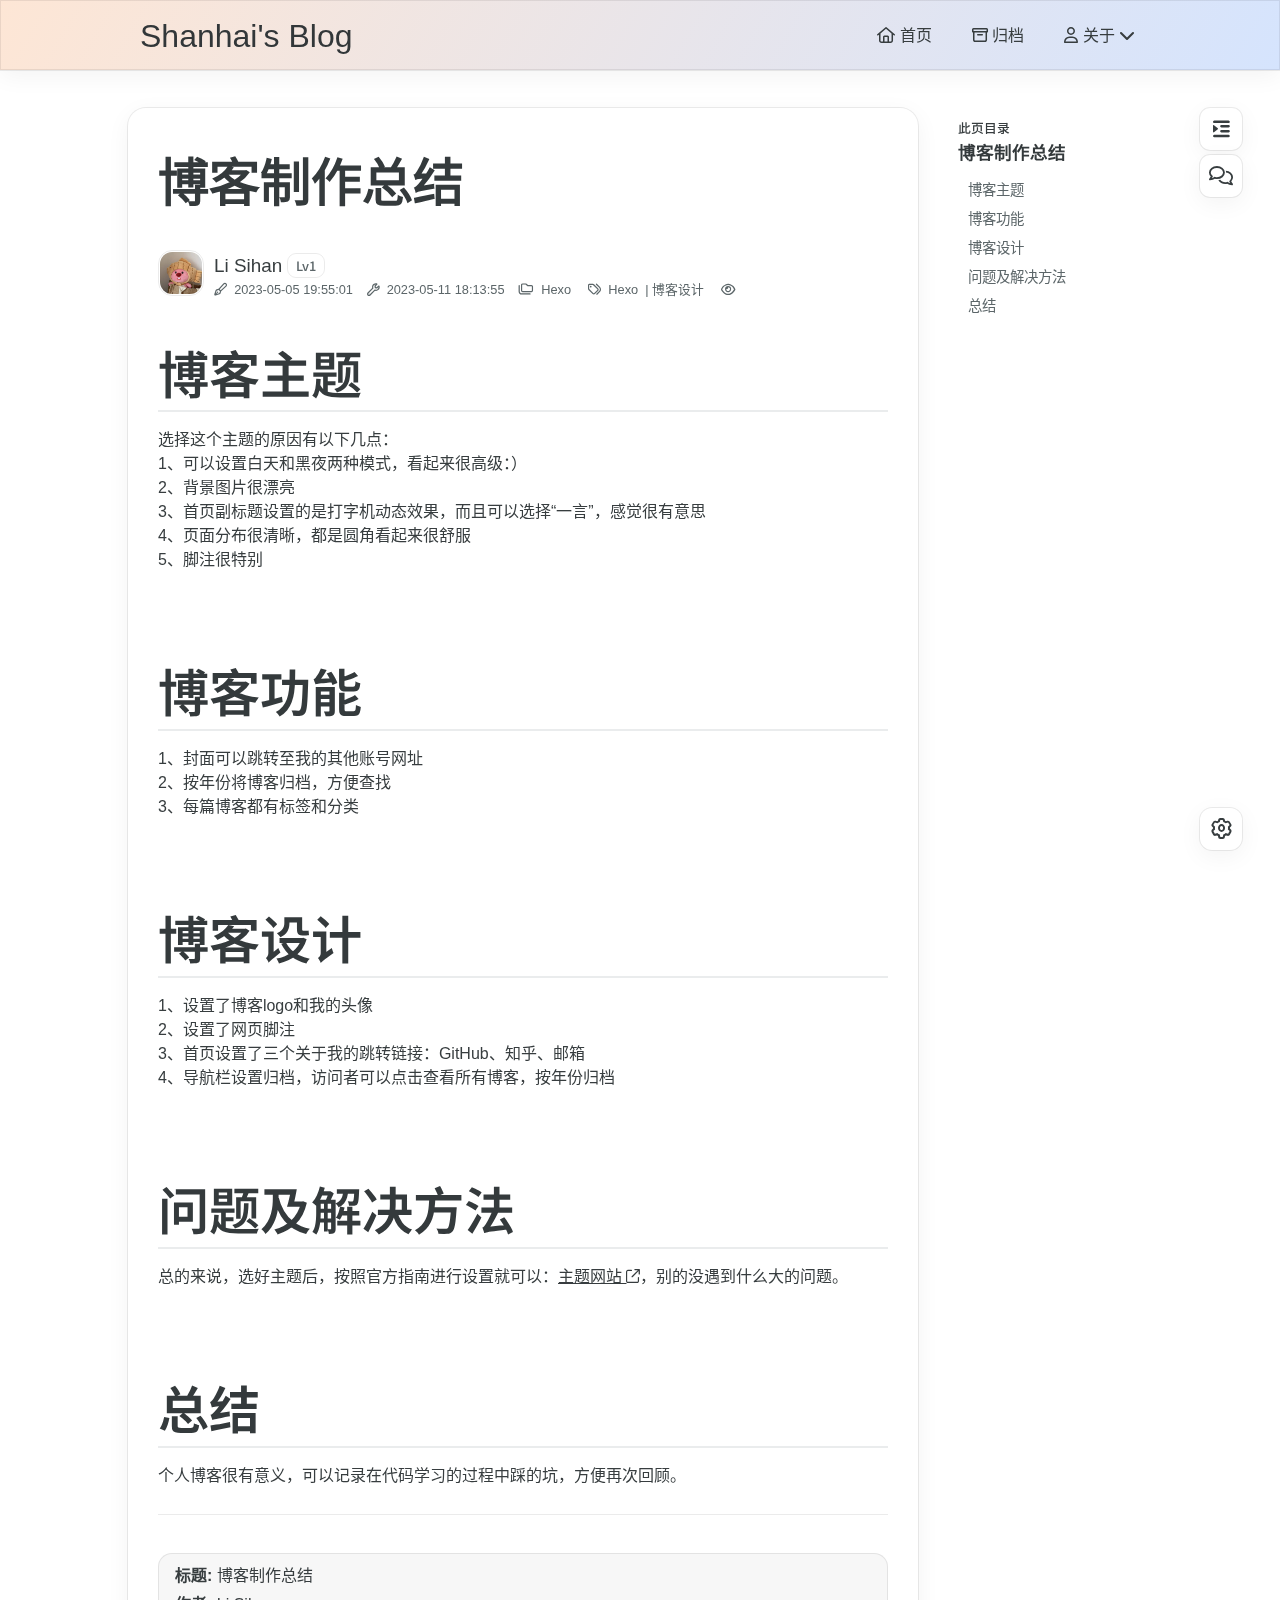
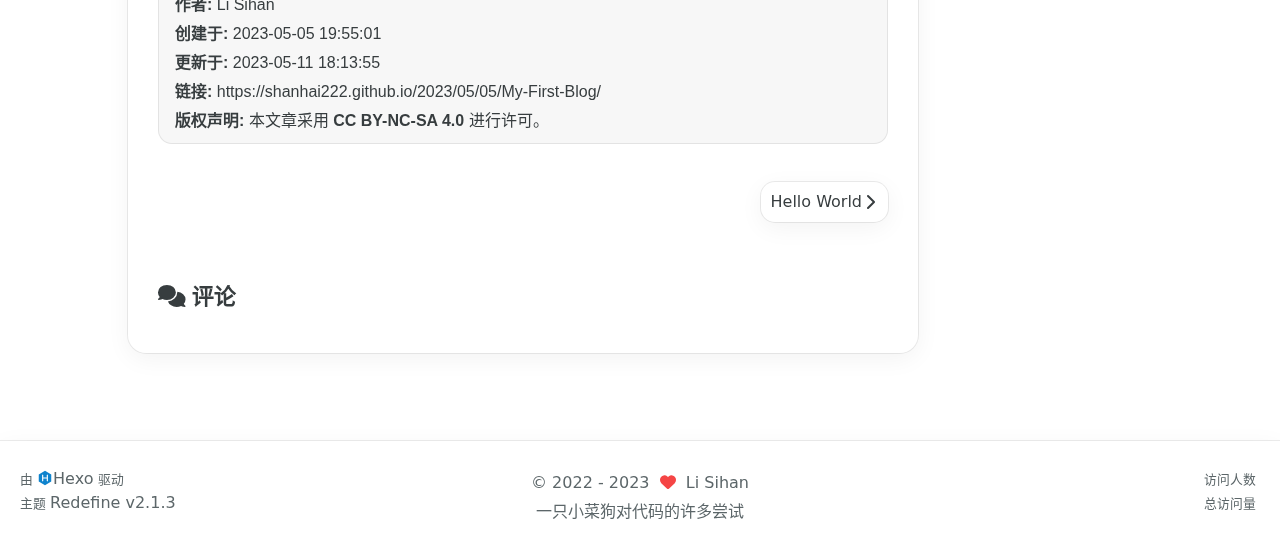
<file: 2023/05/05/My-First-Blog/index.html>
<!DOCTYPE html>
<html lang="zh-CN">
<head>
    <meta charset="utf-8">
    <meta name="viewport" content="width=device-width, initial-scale=1">
    <meta name="keywords" content="Hexo Theme Redefine">
    
    <meta name="author" content="Li Sihan">
    <!-- preconnect -->
    <link rel="preconnect" href="https://fonts.googleapis.com">
    <link rel="preconnect" href="https://fonts.gstatic.com" crossorigin>
    
    
    <!--- Seo Part-->
    
    <link rel="canonical" href="http://example.com/2023/05/05/my-first-blog/"/>
    <meta name="robots" content="index,follow">
    <meta name="googlebot" content="index,follow">
    <meta name="revisit-after" content="1 days">
    
        <meta name="description" content="关于博客设计的总结和反思">
<meta property="og:type" content="article">
<meta property="og:title" content="博客制作总结">
<meta property="og:url" content="http://example.com/2023/05/05/My-First-Blog/index.html">
<meta property="og:site_name" content="Li Sihan&#39;s Blog">
<meta property="og:description" content="关于博客设计的总结和反思">
<meta property="og:locale" content="zh_CN">
<meta property="article:published_time" content="2023-05-05T11:55:01.000Z">
<meta property="article:modified_time" content="2023-05-11T10:13:55.027Z">
<meta property="article:author" content="Sihan Li">
<meta property="article:tag" content="Hexo">
<meta property="article:tag" content="博客设计">
<meta name="twitter:card" content="summary">
    
    
    <!--- Icon Part-->
    <link rel="icon" type="image/png" href="/images/L.jpg" sizes="192x192">
    <link rel="apple-touch-icon" sizes="180x180" href="/images/L.jpg">
    <meta name="theme-color" content="#A31F34">
    <link rel="shortcut icon" href="/images/L.jpg">
    <!--- Page Info-->
    
    <title>
        
            博客制作总结 -
        
        Shanhai&#39;s Blog
    </title>
    
<link rel="stylesheet" href="/css/style.css">

    
<link rel="stylesheet" href="/assets/fonts.css">

    <!--- Font Part-->
    
    
    
        <link href="https://fonts.googleapis.com/css2?family=Noto+Sans+SC:wght@400;500;700&display=swap" rel="stylesheet">
    
    
        <link href="https://fonts.googleapis.com/css2?family=Farsan&display=swap" rel="stylesheet">
    

    <!--- Inject Part-->
    
    <script id="hexo-configurations">
    let Global = window.Global || {};
    Global.hexo_config = {"hostname":"example.com","root":"/","language":"zh-CN"};
    Global.theme_config = {"articles":{"style":{"font_size":"16px","line_height":1.5,"image_border_radius":"14px","image_alignment":"center","image_caption":false,"link_icon":true},"word_count":{"enable":true,"count":true,"min2read":true},"author_label":{"enable":true,"auto":false,"list":[]},"code_block":{"copy":true,"style":"mac","font":{"enable":false,"family":null,"url":null}},"toc":{"enable":true,"max_depth":3,"number":false,"expand":true,"init_open":true},"copyright":true,"lazyload":true,"recommendation":{"enable":false,"title":"推荐阅读","limit":3,"placeholder":"/images/wallhaven-wqery6-light.webp","skip_dirs":[]}},"colors":{"primary":"#A31F34","secondary":null},"global":{"fonts":{"chinese":{"enable":true,"family":"Noto Sans SC","url":"https://fonts.googleapis.com/css2?family=Noto+Sans+SC:wght@400;500;700&display=swap"},"english":{"enable":true,"family":"Farsen","url":"https://fonts.googleapis.com/css2?family=Farsan&display=swap"}},"content_max_width":"1000px","sidebar_width":"210px","hover":{"shadow":true,"scale":false},"scroll_progress":{"bar":false,"percentage":true},"busuanzi_counter":{"enable":true,"site_pv":true,"site_uv":true,"post_pv":true},"pjax":true,"open_graph":true,"google_analytics":{"enable":false,"id":null}},"home_banner":{"enable":true,"style":"fixed","image":{"light":"/images/wallhaven-wqery6-light.webp","dark":"/images/wallhaven-wqery6-dark.webp"},"title":"Shanhai","subtitle":{"text":["我简单写写，你随便看看"],"hitokoto":{"enable":false,"api":"https://v1.hitokoto.cn"},"typing_speed":100,"backing_speed":80,"starting_delay":500,"backing_delay":1500,"loop":true,"smart_backspace":true},"text_color":{"light":"#fff","dark":"#d1d1b6"},"text_style":{"title_size":"2.8rem","subtitle_size":"1.5rem","line_height":1.2},"custom_font":{"enable":false,"family":null,"url":null},"social_links":{"enable":true,"links":{"github":"https://github.com/shanhai222","instagram":null,"zhihu":"https://www.zhihu.com/people/sshan-hhai","twitter":null,"email":"905894710@qq.com"}}},"plugins":{"feed":{"enable":false},"aplayer":{"enable":false,"type":"fixed","audios":[{"name":null,"artist":null,"url":null,"cover":null}]},"mermaid":{"enable":false,"version":"9.3.0"}},"version":"2.1.3","navbar":{"auto_hide":false,"color":{"left":"#f78736","right":"#367df7","transparency":35},"links":{"Home":{"path":"/","icon":"fa-regular fa-house"},"Archives":{"path":"/archives","icon":"fa-regular fa-archive"},"About":{"icon":"fa-regular fa-user","submenus":{"Me":"/about","Github":"https://github.com/EvanNotFound/hexo-theme-redefine"}}},"search":{"enable":false,"preload":true}},"page_templates":{"friends_column":2,"tags_style":"blur"},"home":{"sidebar":{"enable":true,"position":"left","first_item":"menu","announcement":null,"links":{"Archives":{"path":"/archives","icon":"fa-regular fa-archive"},"Tags":{"path":"/tags","icon":"fa-regular fa-tags"},"Categories":{"path":"/categories","icon":"fa-regular fa-folder"}}},"article_date_format":"auto","categories":{"enable":true,"limit":3},"tags":{"enable":true,"limit":3}}};
    Global.language_ago = {"second":"%s 秒前","minute":"%s 分钟前","hour":"%s 小时前","day":"%s 天前","week":"%s 周前","month":"%s 个月前","year":"%s 年前"};
  </script>
    
    <!--- Fontawesome Part-->
    
<link rel="stylesheet" href="/fontawesome/fontawesome.min.css">

    
<link rel="stylesheet" href="/fontawesome/brands.min.css">

    
<link rel="stylesheet" href="/fontawesome/solid.min.css">

    
<link rel="stylesheet" href="/fontawesome/regular.min.css">

    
    
    
    
<meta name="generator" content="Hexo 6.3.0"></head>


<body>
<div class="progress-bar-container">
    

    
        <span class="pjax-progress-bar"></span>
        <span class="pjax-progress-icon">
            <i class="fa-solid fa-circle-notch fa-spin"></i>
        </span>
    
</div>


<main class="page-container">

    

    <div class="main-content-container">

        <div class="main-content-header">
            <header class="navbar-container">
    
    <div class="navbar-content">
        <div class="left">
            
            <a class="logo-title" href="/">
                
                Shanhai&#39;s Blog
                
            </a>
        </div>

        <div class="right">
            <!-- PC -->
            <div class="desktop">
                <ul class="navbar-list">
                    
                        
                            <li class="navbar-item">
                                <!-- Menu -->
                                <a class="" 
                                    href="/"  >
                                    
                                        
                                            <i class="fa-regular fa-house"></i>
                                        
                                        首页
                                    
                                </a>
                                <!-- Submenu -->
                                
                            </li>
                    
                        
                            <li class="navbar-item">
                                <!-- Menu -->
                                <a class="" 
                                    href="/archives"  >
                                    
                                        
                                            <i class="fa-regular fa-archive"></i>
                                        
                                        归档
                                    
                                </a>
                                <!-- Submenu -->
                                
                            </li>
                    
                        
                            <li class="navbar-item">
                                <!-- Menu -->
                                <a class="has-dropdown" 
                                    href="#" onClick="return false;">
                                    
                                        
                                            <i class="fa-regular fa-user"></i>
                                        
                                        关于&nbsp;<i class="fa-solid fa-chevron-down"></i>
                                    
                                </a>
                                <!-- Submenu -->
                                
                                    <ul class="sub-menu">
                                    
                                        <li>
                                        <a href="/about">ME
                                        </a>
                                        </li>
                                    
                                        <li>
                                        <a target="_blank" rel="noopener" href="https://github.com/EvanNotFound/hexo-theme-redefine">GITHUB
                                        </a>
                                        </li>
                                    
                                    </ul>
                                
                            </li>
                    
                    
                </ul>
            </div>
            <!-- Mobile -->
            <div class="mobile">
                
                <div class="icon-item navbar-bar">
                    <div class="navbar-bar-middle"></div>
                </div>
            </div>
        </div>
    </div>

    <!-- Mobile drawer -->
    <div class="navbar-drawer">
        <ul class="drawer-navbar-list">
            
                
                    <li class="drawer-navbar-item flex-center">
                        <a class="" 
                        href="/"  >
                             
                                
                                    <i class="fa-regular fa-house"></i>
                                
                                首页
                            
                        </a>
                    </li>
                    <!-- Submenu -->
                    
            
                
                    <li class="drawer-navbar-item flex-center">
                        <a class="" 
                        href="/archives"  >
                             
                                
                                    <i class="fa-regular fa-archive"></i>
                                
                                归档
                            
                        </a>
                    </li>
                    <!-- Submenu -->
                    
            
                
                    <li class="drawer-navbar-item flex-center">
                        <a class="has-dropdown" 
                        href="#" onClick="return false;">
                            
                                
                                    <i class="fa-regular fa-user"></i>
                                
                                关于&nbsp;<i class="fa-solid fa-chevron-down"></i>
                            
                        </a>
                    </li>
                    <!-- Submenu -->
                              
                        
                            <li class="dropdown-item flex-center">
                                <a class="dropdown-item" href="/about">ME</a>
                            </li>
                        
                            <li class="dropdown-item flex-center">
                                <a class="dropdown-item" target="_blank" rel="noopener" href="https://github.com/EvanNotFound/hexo-theme-redefine">GITHUB</a>
                            </li>
                        
                    
            

        </ul>
    </div>

    <div class="window-mask"></div>

</header>


        </div>

        <div class="main-content-body">

            

            <div class="main-content">

                
                    <div class="fade-in-down-animation">
    <div class="post-page-container">
        <div class="article-content-container">

            
            
                <div class="article-title">
                    <h1 class="article-title-regular">博客制作总结</h1>
                </div>
            
                
            

            
                <div class="article-header">
                    <div class="avatar">
                        <img src="/images/loopy.jpg">
                    </div>
                    <div class="info">
                        <div class="author">
                            <span class="name">Li Sihan</span>
                            
                                <span class="author-label">Lv1</span>
                            
                        </div>
                        <div class="meta-info">
                            <div class="article-meta-info">
    <span class="article-date article-meta-item">
        <i class="fa-regular fa-pen-fancy"></i>&nbsp;
        <span class="desktop">2023-05-05 19:55:01</span>
        <span class="mobile">2023-05-05 19:55</span>
        <span class="hover-info">创建</span>
    </span>
    
        <span class="article-date article-meta-item">
            <i class="fa-regular fa-wrench"></i>&nbsp;
            <span class="desktop">2023-05-11 18:13:55</span>
            <span class="mobile">2023-05-11 18:13</span>
            <span class="hover-info">更新</span>
        </span>
    

    
        <span class="article-categories article-meta-item">
            <i class="fa-regular fa-folders"></i>&nbsp;
            <ul>
                
                    <li>
                        <a href="/categories/Hexo/">Hexo</a>&nbsp;
                    </li>
                
            </ul>
        </span>
    
    
        <span class="article-tags article-meta-item">
            <i class="fa-regular fa-tags"></i>&nbsp;
            <ul>
                
                    <li>
                        <a href="/tags/Hexo/">Hexo</a>&nbsp;
                    </li>
                
                    <li>
                        | <a href="/tags/%E5%8D%9A%E5%AE%A2%E8%AE%BE%E8%AE%A1/">博客设计</a>&nbsp;
                    </li>
                
            </ul>
        </span>
    

    
    
    
    
        <span class="article-pv article-meta-item">
            <i class="fa-regular fa-eye"></i>&nbsp;<span id="busuanzi_value_page_pv"></span>
        </span>
    
</div>

                        </div>
                    </div>
                </div>
            

            <div class="article-content markdown-body">
                <h1 id="博客主题"><a href="#博客主题" class="headerlink" title="博客主题"></a>博客主题</h1><p>选择这个主题的原因有以下几点：<br>1、可以设置白天和黑夜两种模式，看起来很高级：）<br>2、背景图片很漂亮<br>3、首页副标题设置的是打字机动态效果，而且可以选择“一言”，感觉很有意思<br>4、页面分布很清晰，都是圆角看起来很舒服<br>5、脚注很特别</p>
<h1 id="博客功能"><a href="#博客功能" class="headerlink" title="博客功能"></a>博客功能</h1><p>1、封面可以跳转至我的其他账号网址<br>2、按年份将博客归档，方便查找<br>3、每篇博客都有标签和分类  </p>
<h1 id="博客设计"><a href="#博客设计" class="headerlink" title="博客设计"></a>博客设计</h1><p>1、设置了博客logo和我的头像<br>2、设置了网页脚注<br>3、首页设置了三个关于我的跳转链接：GitHub、知乎、邮箱<br>4、导航栏设置归档，访问者可以点击查看所有博客，按年份归档  </p>
<h1 id="问题及解决方法"><a href="#问题及解决方法" class="headerlink" title="问题及解决方法"></a>问题及解决方法</h1><p>总的来说，选好主题后，按照官方指南进行设置就可以：<a class="link"   target="_blank" rel="noopener" href="https://redefine-docs.ohevan.com/" >主题网站 <i class="fa-regular fa-arrow-up-right-from-square fa-sm"></i></a>，别的没遇到什么大的问题。</p>
<h1 id="总结"><a href="#总结" class="headerlink" title="总结"></a>总结</h1><p>个人博客很有意义，可以记录在代码学习的过程中踩的坑，方便再次回顾。</p>

            </div>

            
                <div class="post-copyright-info">
                    <div class="article-copyright-info-container">
    <ul>
        <li><strong>标题:</strong> 博客制作总结</li>
        <li><strong>作者:</strong> Li Sihan</li>
        <li><strong>创建于:</strong> 2023-05-05 19:55:01</li>
        
            <li>
                <strong>更新于:</strong> 2023-05-11 18:13:55
            </li>
        
        <li>
            <strong>链接:</strong> https://shanhai222.github.io/2023/05/05/My-First-Blog/
        </li>
        <li>
            <strong>版权声明:</strong> 本文章采用 <a class="license" target="_blank" rel="noopener" href="https://creativecommons.org/licenses/by-nc-sa/4.0/deed.zh">CC BY-NC-SA 4.0</a> 进行许可。
        </li>
    </ul>
</div>

                </div>
            

            
                <ul class="post-tags-box">
                    
                        <li class="tag-item">
                            <a href="/tags/Hexo/">#Hexo</a>&nbsp;
                        </li>
                    
                        <li class="tag-item">
                            <a href="/tags/%E5%8D%9A%E5%AE%A2%E8%AE%BE%E8%AE%A1/">#博客设计</a>&nbsp;
                        </li>
                    
                </ul>
            

            

            
                <div class="article-nav">
                    
                    
                        <div class="article-next">
                            <a class="next"
                            rel="next"
                            href="/2023/04/28/hello-world/"
                            >
                                <span class="title flex-center">
                                    <span class="post-nav-title-item">Hello World</span>
                                    <span class="post-nav-item">下一篇</span>
                                </span>
                                <span class="right arrow-icon flex-center">
                                    <i class="fa-solid fa-chevron-right"></i>
                                </span>
                            </a>
                        </div>
                    
                </div>
            


            
                <div class="comment-container">
                    <div class="comments-container">
    <div id="comment-anchor"></div>
    <div class="comment-area-title">
        <i class="fa-solid fa-comments"></i>&nbsp;评论
    </div>
    

        
            
 
    <div id="waline"></div>
    <script type="module"  data-pjax>
        import { init } from 'https://evan.beee.top/js/waline.mjs';

        function loadWaline() {
            init({
                el: '#waline',
                serverURL: 'https://example.example.com',
                lang: 'zh-CN',
                dark: 'body[class~="dark-mode"]',
                requiredMeta: ['nick','mail'], // cannot customize by theme config, change it yourself
            });
        }

        if ('true') {
            const loadWalineTimeout = setTimeout(() => {
                loadWaline();
                clearTimeout(loadWalineTimeout);
            }, 1000);
        } else {
            window.addEventListener('DOMContentLoaded', loadWaline);
        }
        
    </script>



        
    
</div>

                </div>
            
        </div>

        
            <div class="toc-content-container">
                <div class="post-toc-wrap">
    <div class="post-toc">
        <div class="toc-title">此页目录</div>
        <div class="page-title">博客制作总结</div>
        <ol class="nav"><li class="nav-item nav-level-1"><a class="nav-link" href="#%E5%8D%9A%E5%AE%A2%E4%B8%BB%E9%A2%98"><span class="nav-text">博客主题</span></a></li><li class="nav-item nav-level-1"><a class="nav-link" href="#%E5%8D%9A%E5%AE%A2%E5%8A%9F%E8%83%BD"><span class="nav-text">博客功能</span></a></li><li class="nav-item nav-level-1"><a class="nav-link" href="#%E5%8D%9A%E5%AE%A2%E8%AE%BE%E8%AE%A1"><span class="nav-text">博客设计</span></a></li><li class="nav-item nav-level-1"><a class="nav-link" href="#%E9%97%AE%E9%A2%98%E5%8F%8A%E8%A7%A3%E5%86%B3%E6%96%B9%E6%B3%95"><span class="nav-text">问题及解决方法</span></a></li><li class="nav-item nav-level-1"><a class="nav-link" href="#%E6%80%BB%E7%BB%93"><span class="nav-text">总结</span></a></li></ol>

    </div>
</div>
            </div>
        
    </div>
</div>


                

            </div>
            
            

        </div>

        <div class="main-content-footer">
            <footer class="footer">
    <div class="info-container">
        <div class="copyright-info">
            &copy;
            
              <span>2022</span>
              -
            
            2023&nbsp;&nbsp;<i class="fa-solid fa-heart fa-beat" style="--fa-animation-duration: 0.5s; color: #f54545"></i>&nbsp;&nbsp;<a href="/">Li Sihan</a>
        </div>
        
            <script async data-pjax src="//busuanzi.ibruce.info/busuanzi/2.3/busuanzi.pure.mini.js"></script>
            <div class="website-count info-item">
                
                    <span id="busuanzi_container_site_uv" class="busuanzi_container_site_uv">
                        访问人数&nbsp;<span id="busuanzi_value_site_uv" class="busuanzi_value_site_uv"></span>
                    </span>
                
                
                    <span id="busuanzi_container_site_pv" class="busuanzi_container_site_pv">
                        总访问量&nbsp;<span id="busuanzi_value_site_pv" class="busuanzi_value_site_pv"></span>
                    </span>
                
            </div>
        
        <div class="theme-info info-item">
            <span class="powered-by-container">由 <?xml version="1.0" encoding="utf-8"?><!DOCTYPE svg PUBLIC "-//W3C//DTD SVG 1.1//EN" "http://www.w3.org/Graphics/SVG/1.1/DTD/svg11.dtd"><svg version="1.1" id="圖層_1" xmlns="http://www.w3.org/2000/svg" xmlns:xlink="http://www.w3.org/1999/xlink" x="0px" y="0px" width="1rem" height="1rem" viewBox="0 0 512 512" enable-background="new 0 0 512 512" xml:space="preserve"><path fill="#0E83CD" d="M256.4,25.8l-200,115.5L56,371.5l199.6,114.7l200-115.5l0.4-230.2L256.4,25.8z M349,354.6l-18.4,10.7l-18.6-11V275H200v79.6l-18.4,10.7l-18.6-11v-197l18.5-10.6l18.5,10.8V237h112v-79.6l18.5-10.6l18.5,10.8V354.6z"/></svg><a target="_blank" href="https://hexo.io">Hexo</a> 驱动</span>
                <br>
            <span class="theme-version-container">主题&nbsp;<a class="theme-version" target="_blank" href="https://github.com/EvanNotFound/hexo-theme-redefine">Redefine v2.1.3</a>
        </div>
        
        
        
        
            <div class="customize-info info-item">一只小菜狗对代码的许多尝试</div>
        
        
        
        
    </div>  
</footer>
        </div>
    </div>

    
        <div class="post-tools">
            <div class="post-tools-container">
    <ul class="article-tools-list">
        <!-- TOC aside toggle -->
        
            <li class="right-bottom-tools page-aside-toggle">
                <i class="fa-regular fa-outdent"></i>
            </li>
        

        <!-- go comment -->
        
            <li class="go-comment">
                <i class="fa-regular fa-comments"></i>
            </li>
        
    </ul>
</div>

        </div>
    

    <div class="right-side-tools-container">
        <div class="side-tools-container">
    <ul class="hidden-tools-list">
        <li class="right-bottom-tools tool-font-adjust-plus flex-center">
            <i class="fa-regular fa-magnifying-glass-plus"></i>
        </li>

        <li class="right-bottom-tools tool-font-adjust-minus flex-center">
            <i class="fa-regular fa-magnifying-glass-minus"></i>
        </li>

        <li class="right-bottom-tools tool-expand-width flex-center">
            <i class="fa-regular fa-expand"></i>
        </li>

        <li class="right-bottom-tools tool-dark-light-toggle flex-center">
            <i class="fa-regular fa-moon"></i>
        </li>

        <!-- rss -->
        

        

        <li class="right-bottom-tools tool-scroll-to-bottom flex-center">
            <i class="fa-regular fa-arrow-down"></i>
        </li>
    </ul>

    <ul class="visible-tools-list">
        <li class="right-bottom-tools toggle-tools-list flex-center">
            <i class="fa-regular fa-cog fa-spin"></i>
        </li>
        
            <li class="right-bottom-tools tool-scroll-to-top flex-center">
                <i class="arrow-up fas fa-arrow-up"></i>
                <span class="percent"></span>
            </li>
        
        
    </ul>
</div>

    </div>

    <div class="image-viewer-container">
    <img src="">
</div>


    


</main>




<script src="/js/utils.js"></script>

<script src="/js/main.js"></script>

<script src="/js/layouts/navbarShrink.js"></script>

<script src="/js/tools/scrollTopBottom.js"></script>

<script src="/js/tools/lightDarkSwitch.js"></script>





    
<script src="/js/tools/codeBlock.js"></script>




    
<script src="/js/layouts/lazyload.js"></script>






  
<script src="/js/libs/Typed.min.js"></script>

  
<script src="/js/plugins/typed.js"></script>








<div class="post-scripts pjax">
    
        
<script src="/js/tools/tocToggle.js"></script>

<script src="/js/libs/anime.min.js"></script>

<script src="/js/layouts/toc.js"></script>

<script src="/js/plugins/tabs.js"></script>

    
</div>


    
<script src="/js/libs/pjax.min.js"></script>

<script>
    window.addEventListener('DOMContentLoaded', () => {
        window.pjax = new Pjax({
            selectors: [
                'head title',
                '.page-container',
                '.pjax',
            ],
            history: true,
            debug: false,
            cacheBust: false,
            timeout: 0,
            analytics: false,
            currentUrlFullReload: false,
            scrollRestoration: false,
            // scrollTo: true,
        });

        document.addEventListener('pjax:send', () => {
            Global.utils.pjaxProgressBarStart();
        });

        document.addEventListener('pjax:complete', () => {
            Global.utils.pjaxProgressBarEnd();
            window.pjax.executeScripts(document.querySelectorAll('script[data-pjax], .pjax script'));
            Global.refresh();
        });
    });
</script>




</body>
</html>
</file>
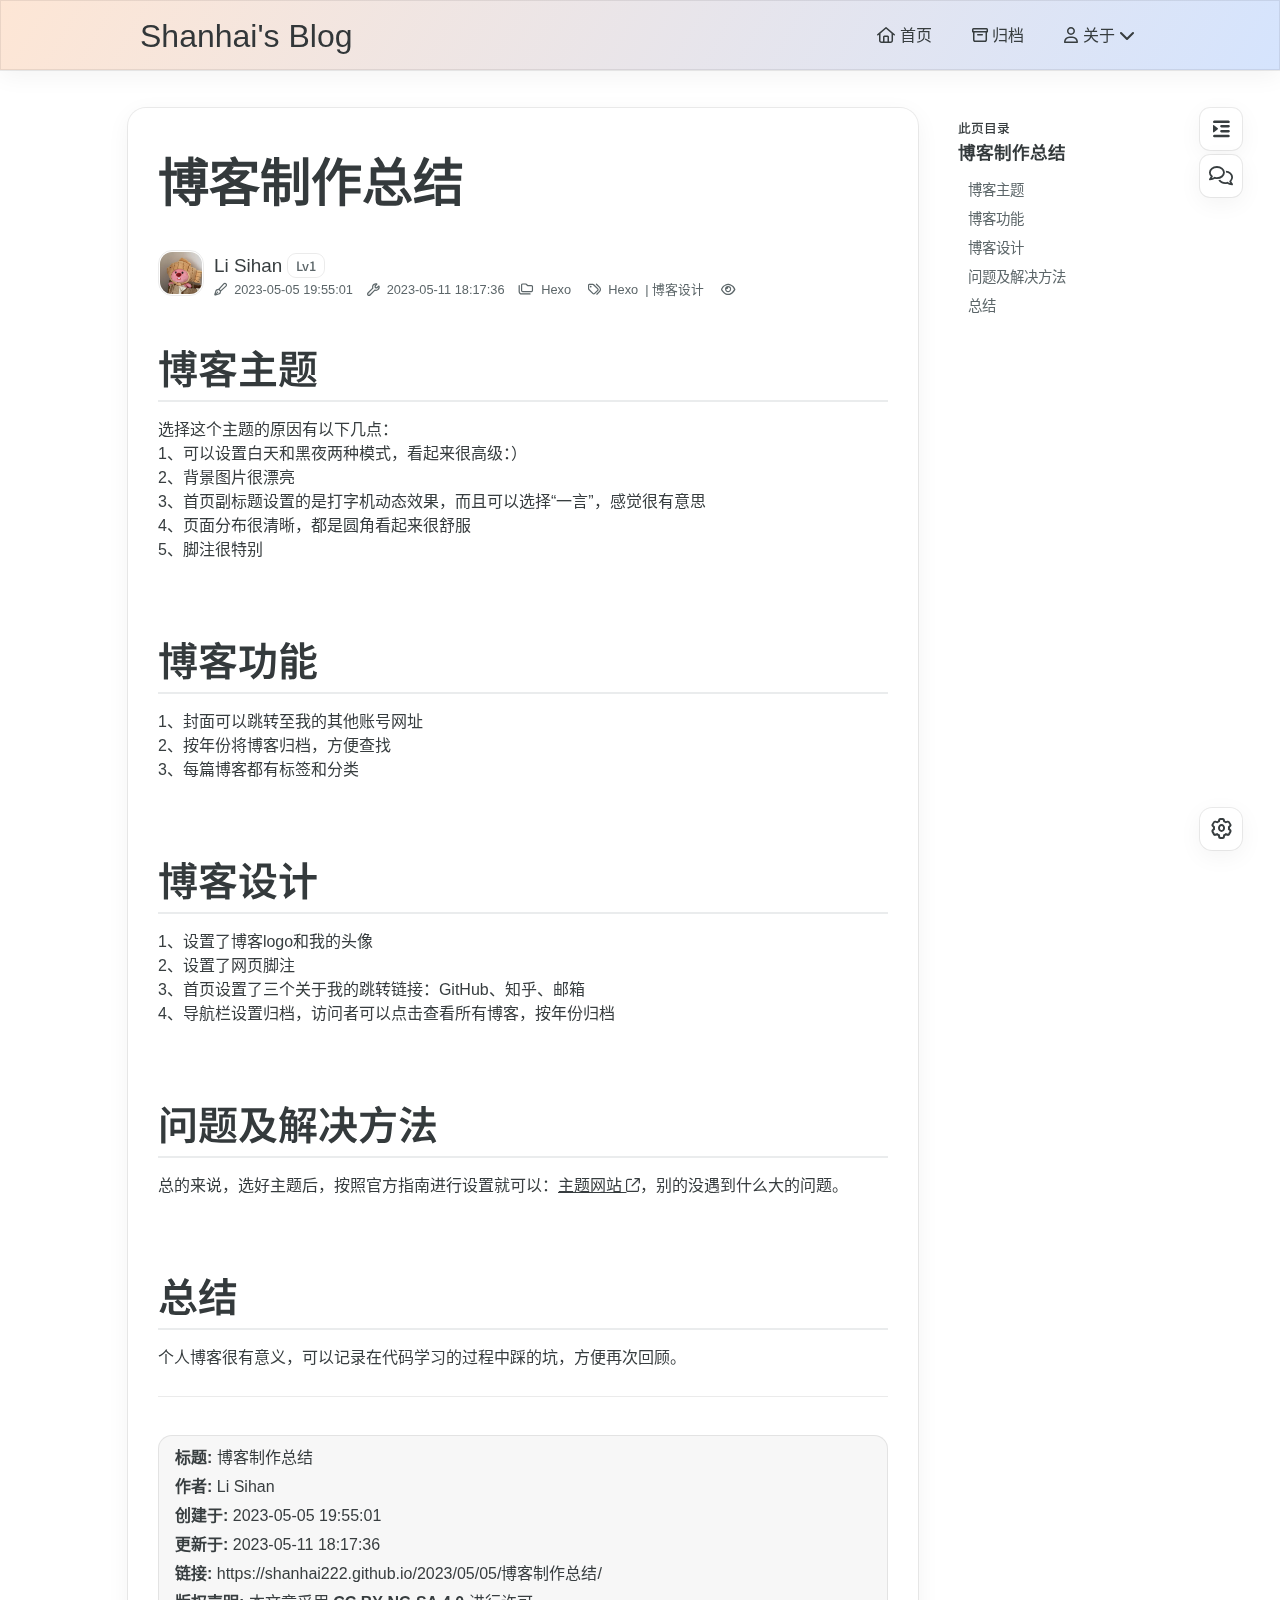
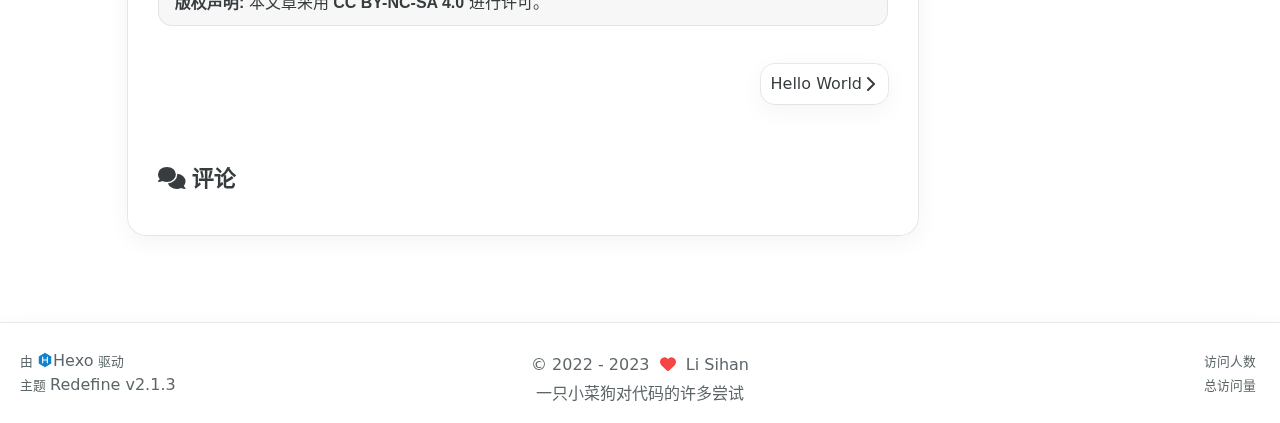
<file: 2023/05/05/博客制作总结/index.html>
<!DOCTYPE html>
<html lang="zh-CN">
<head>
    <meta charset="utf-8">
    <meta name="viewport" content="width=device-width, initial-scale=1">
    <meta name="keywords" content="Hexo Theme Redefine">
    
    <meta name="author" content="Li Sihan">
    <!-- preconnect -->
    <link rel="preconnect" href="https://fonts.googleapis.com">
    <link rel="preconnect" href="https://fonts.gstatic.com" crossorigin>
    
    
    <!--- Seo Part-->
    
    <link rel="canonical" href="http://example.com/2023/05/05/博客制作总结/"/>
    <meta name="robots" content="index,follow">
    <meta name="googlebot" content="index,follow">
    <meta name="revisit-after" content="1 days">
    
        <meta name="description" content="关于博客设计的总结和反思">
<meta property="og:type" content="article">
<meta property="og:title" content="博客制作总结">
<meta property="og:url" content="http://example.com/2023/05/05/%E5%8D%9A%E5%AE%A2%E5%88%B6%E4%BD%9C%E6%80%BB%E7%BB%93/index.html">
<meta property="og:site_name" content="Li Sihan&#39;s Blog">
<meta property="og:description" content="关于博客设计的总结和反思">
<meta property="og:locale" content="zh_CN">
<meta property="article:published_time" content="2023-05-05T11:55:01.000Z">
<meta property="article:modified_time" content="2023-05-11T10:17:36.818Z">
<meta property="article:author" content="Sihan Li">
<meta property="article:tag" content="Hexo">
<meta property="article:tag" content="博客设计">
<meta name="twitter:card" content="summary">
    
    
    <!--- Icon Part-->
    <link rel="icon" type="image/png" href="/images/L.jpg" sizes="192x192">
    <link rel="apple-touch-icon" sizes="180x180" href="/images/L.jpg">
    <meta name="theme-color" content="#A31F34">
    <link rel="shortcut icon" href="/images/L.jpg">
    <!--- Page Info-->
    
    <title>
        
            博客制作总结 -
        
        Shanhai&#39;s Blog
    </title>
    
<link rel="stylesheet" href="/css/style.css">

    
<link rel="stylesheet" href="/assets/fonts.css">

    <!--- Font Part-->
    
    
    
        <link href="https://fonts.googleapis.com/css2?family=Noto+Sans+SC:wght@400;500;700&display=swap" rel="stylesheet">
    
    
        <link href="https://fonts.googleapis.com/css2?family=Farsan&display=swap" rel="stylesheet">
    

    <!--- Inject Part-->
    
    <script id="hexo-configurations">
    let Global = window.Global || {};
    Global.hexo_config = {"hostname":"example.com","root":"/","language":"zh-CN"};
    Global.theme_config = {"articles":{"style":{"font_size":"16px","line_height":1.5,"image_border_radius":"14px","image_alignment":"center","image_caption":false,"link_icon":true},"word_count":{"enable":true,"count":true,"min2read":true},"author_label":{"enable":true,"auto":false,"list":[]},"code_block":{"copy":true,"style":"mac","font":{"enable":false,"family":null,"url":null}},"toc":{"enable":true,"max_depth":3,"number":false,"expand":true,"init_open":true},"copyright":true,"lazyload":true,"recommendation":{"enable":false,"title":"推荐阅读","limit":3,"placeholder":"/images/wallhaven-wqery6-light.webp","skip_dirs":[]}},"colors":{"primary":"#A31F34","secondary":null},"global":{"fonts":{"chinese":{"enable":true,"family":"Noto Sans SC","url":"https://fonts.googleapis.com/css2?family=Noto+Sans+SC:wght@400;500;700&display=swap"},"english":{"enable":true,"family":"Farsen","url":"https://fonts.googleapis.com/css2?family=Farsan&display=swap"}},"content_max_width":"1000px","sidebar_width":"210px","hover":{"shadow":true,"scale":false},"scroll_progress":{"bar":false,"percentage":true},"busuanzi_counter":{"enable":true,"site_pv":true,"site_uv":true,"post_pv":true},"pjax":true,"open_graph":true,"google_analytics":{"enable":false,"id":null}},"home_banner":{"enable":true,"style":"fixed","image":{"light":"/images/wallhaven-wqery6-light.webp","dark":"/images/wallhaven-wqery6-dark.webp"},"title":"Shanhai","subtitle":{"text":["我简单写写，你随便看看"],"hitokoto":{"enable":false,"api":"https://v1.hitokoto.cn"},"typing_speed":100,"backing_speed":80,"starting_delay":500,"backing_delay":1500,"loop":true,"smart_backspace":true},"text_color":{"light":"#fff","dark":"#d1d1b6"},"text_style":{"title_size":"2.8rem","subtitle_size":"1.5rem","line_height":1.2},"custom_font":{"enable":false,"family":null,"url":null},"social_links":{"enable":true,"links":{"github":"https://github.com/shanhai222","instagram":null,"zhihu":"https://www.zhihu.com/people/sshan-hhai","twitter":null,"email":"905894710@qq.com"}}},"plugins":{"feed":{"enable":false},"aplayer":{"enable":false,"type":"fixed","audios":[{"name":null,"artist":null,"url":null,"cover":null}]},"mermaid":{"enable":false,"version":"9.3.0"}},"version":"2.1.3","navbar":{"auto_hide":false,"color":{"left":"#f78736","right":"#367df7","transparency":35},"links":{"Home":{"path":"/","icon":"fa-regular fa-house"},"Archives":{"path":"/archives","icon":"fa-regular fa-archive"},"About":{"icon":"fa-regular fa-user","submenus":{"Me":"/about","Github":"https://github.com/EvanNotFound/hexo-theme-redefine"}}},"search":{"enable":false,"preload":true}},"page_templates":{"friends_column":2,"tags_style":"blur"},"home":{"sidebar":{"enable":true,"position":"left","first_item":"menu","announcement":null,"links":{"Archives":{"path":"/archives","icon":"fa-regular fa-archive"},"Tags":{"path":"/tags","icon":"fa-regular fa-tags"},"Categories":{"path":"/categories","icon":"fa-regular fa-folder"}}},"article_date_format":"auto","categories":{"enable":true,"limit":3},"tags":{"enable":true,"limit":3}}};
    Global.language_ago = {"second":"%s 秒前","minute":"%s 分钟前","hour":"%s 小时前","day":"%s 天前","week":"%s 周前","month":"%s 个月前","year":"%s 年前"};
  </script>
    
    <!--- Fontawesome Part-->
    
<link rel="stylesheet" href="/fontawesome/fontawesome.min.css">

    
<link rel="stylesheet" href="/fontawesome/brands.min.css">

    
<link rel="stylesheet" href="/fontawesome/solid.min.css">

    
<link rel="stylesheet" href="/fontawesome/regular.min.css">

    
    
    
    
<meta name="generator" content="Hexo 6.3.0"></head>


<body>
<div class="progress-bar-container">
    

    
        <span class="pjax-progress-bar"></span>
        <span class="pjax-progress-icon">
            <i class="fa-solid fa-circle-notch fa-spin"></i>
        </span>
    
</div>


<main class="page-container">

    

    <div class="main-content-container">

        <div class="main-content-header">
            <header class="navbar-container">
    
    <div class="navbar-content">
        <div class="left">
            
            <a class="logo-title" href="/">
                
                Shanhai&#39;s Blog
                
            </a>
        </div>

        <div class="right">
            <!-- PC -->
            <div class="desktop">
                <ul class="navbar-list">
                    
                        
                            <li class="navbar-item">
                                <!-- Menu -->
                                <a class="" 
                                    href="/"  >
                                    
                                        
                                            <i class="fa-regular fa-house"></i>
                                        
                                        首页
                                    
                                </a>
                                <!-- Submenu -->
                                
                            </li>
                    
                        
                            <li class="navbar-item">
                                <!-- Menu -->
                                <a class="" 
                                    href="/archives"  >
                                    
                                        
                                            <i class="fa-regular fa-archive"></i>
                                        
                                        归档
                                    
                                </a>
                                <!-- Submenu -->
                                
                            </li>
                    
                        
                            <li class="navbar-item">
                                <!-- Menu -->
                                <a class="has-dropdown" 
                                    href="#" onClick="return false;">
                                    
                                        
                                            <i class="fa-regular fa-user"></i>
                                        
                                        关于&nbsp;<i class="fa-solid fa-chevron-down"></i>
                                    
                                </a>
                                <!-- Submenu -->
                                
                                    <ul class="sub-menu">
                                    
                                        <li>
                                        <a href="/about">ME
                                        </a>
                                        </li>
                                    
                                        <li>
                                        <a target="_blank" rel="noopener" href="https://github.com/EvanNotFound/hexo-theme-redefine">GITHUB
                                        </a>
                                        </li>
                                    
                                    </ul>
                                
                            </li>
                    
                    
                </ul>
            </div>
            <!-- Mobile -->
            <div class="mobile">
                
                <div class="icon-item navbar-bar">
                    <div class="navbar-bar-middle"></div>
                </div>
            </div>
        </div>
    </div>

    <!-- Mobile drawer -->
    <div class="navbar-drawer">
        <ul class="drawer-navbar-list">
            
                
                    <li class="drawer-navbar-item flex-center">
                        <a class="" 
                        href="/"  >
                             
                                
                                    <i class="fa-regular fa-house"></i>
                                
                                首页
                            
                        </a>
                    </li>
                    <!-- Submenu -->
                    
            
                
                    <li class="drawer-navbar-item flex-center">
                        <a class="" 
                        href="/archives"  >
                             
                                
                                    <i class="fa-regular fa-archive"></i>
                                
                                归档
                            
                        </a>
                    </li>
                    <!-- Submenu -->
                    
            
                
                    <li class="drawer-navbar-item flex-center">
                        <a class="has-dropdown" 
                        href="#" onClick="return false;">
                            
                                
                                    <i class="fa-regular fa-user"></i>
                                
                                关于&nbsp;<i class="fa-solid fa-chevron-down"></i>
                            
                        </a>
                    </li>
                    <!-- Submenu -->
                              
                        
                            <li class="dropdown-item flex-center">
                                <a class="dropdown-item" href="/about">ME</a>
                            </li>
                        
                            <li class="dropdown-item flex-center">
                                <a class="dropdown-item" target="_blank" rel="noopener" href="https://github.com/EvanNotFound/hexo-theme-redefine">GITHUB</a>
                            </li>
                        
                    
            

        </ul>
    </div>

    <div class="window-mask"></div>

</header>


        </div>

        <div class="main-content-body">

            

            <div class="main-content">

                
                    <div class="fade-in-down-animation">
    <div class="post-page-container">
        <div class="article-content-container">

            
            
                <div class="article-title">
                    <h1 class="article-title-regular">博客制作总结</h1>
                </div>
            
                
            

            
                <div class="article-header">
                    <div class="avatar">
                        <img src="/images/loopy.jpg">
                    </div>
                    <div class="info">
                        <div class="author">
                            <span class="name">Li Sihan</span>
                            
                                <span class="author-label">Lv1</span>
                            
                        </div>
                        <div class="meta-info">
                            <div class="article-meta-info">
    <span class="article-date article-meta-item">
        <i class="fa-regular fa-pen-fancy"></i>&nbsp;
        <span class="desktop">2023-05-05 19:55:01</span>
        <span class="mobile">2023-05-05 19:55</span>
        <span class="hover-info">创建</span>
    </span>
    
        <span class="article-date article-meta-item">
            <i class="fa-regular fa-wrench"></i>&nbsp;
            <span class="desktop">2023-05-11 18:17:36</span>
            <span class="mobile">2023-05-11 18:17</span>
            <span class="hover-info">更新</span>
        </span>
    

    
        <span class="article-categories article-meta-item">
            <i class="fa-regular fa-folders"></i>&nbsp;
            <ul>
                
                    <li>
                        <a href="/categories/Hexo/">Hexo</a>&nbsp;
                    </li>
                
            </ul>
        </span>
    
    
        <span class="article-tags article-meta-item">
            <i class="fa-regular fa-tags"></i>&nbsp;
            <ul>
                
                    <li>
                        <a href="/tags/Hexo/">Hexo</a>&nbsp;
                    </li>
                
                    <li>
                        | <a href="/tags/%E5%8D%9A%E5%AE%A2%E8%AE%BE%E8%AE%A1/">博客设计</a>&nbsp;
                    </li>
                
            </ul>
        </span>
    

    
    
    
    
        <span class="article-pv article-meta-item">
            <i class="fa-regular fa-eye"></i>&nbsp;<span id="busuanzi_value_page_pv"></span>
        </span>
    
</div>

                        </div>
                    </div>
                </div>
            

            <div class="article-content markdown-body">
                <h2 id="博客主题"><a href="#博客主题" class="headerlink" title="博客主题"></a>博客主题</h2><p>选择这个主题的原因有以下几点：<br>1、可以设置白天和黑夜两种模式，看起来很高级：）<br>2、背景图片很漂亮<br>3、首页副标题设置的是打字机动态效果，而且可以选择“一言”，感觉很有意思<br>4、页面分布很清晰，都是圆角看起来很舒服<br>5、脚注很特别</p>
<h2 id="博客功能"><a href="#博客功能" class="headerlink" title="博客功能"></a>博客功能</h2><p>1、封面可以跳转至我的其他账号网址<br>2、按年份将博客归档，方便查找<br>3、每篇博客都有标签和分类  </p>
<h2 id="博客设计"><a href="#博客设计" class="headerlink" title="博客设计"></a>博客设计</h2><p>1、设置了博客logo和我的头像<br>2、设置了网页脚注<br>3、首页设置了三个关于我的跳转链接：GitHub、知乎、邮箱<br>4、导航栏设置归档，访问者可以点击查看所有博客，按年份归档  </p>
<h2 id="问题及解决方法"><a href="#问题及解决方法" class="headerlink" title="问题及解决方法"></a>问题及解决方法</h2><p>总的来说，选好主题后，按照官方指南进行设置就可以：<a class="link"   target="_blank" rel="noopener" href="https://redefine-docs.ohevan.com/" >主题网站 <i class="fa-regular fa-arrow-up-right-from-square fa-sm"></i></a>，别的没遇到什么大的问题。</p>
<h2 id="总结"><a href="#总结" class="headerlink" title="总结"></a>总结</h2><p>个人博客很有意义，可以记录在代码学习的过程中踩的坑，方便再次回顾。</p>

            </div>

            
                <div class="post-copyright-info">
                    <div class="article-copyright-info-container">
    <ul>
        <li><strong>标题:</strong> 博客制作总结</li>
        <li><strong>作者:</strong> Li Sihan</li>
        <li><strong>创建于:</strong> 2023-05-05 19:55:01</li>
        
            <li>
                <strong>更新于:</strong> 2023-05-11 18:17:36
            </li>
        
        <li>
            <strong>链接:</strong> https://shanhai222.github.io/2023/05/05/博客制作总结/
        </li>
        <li>
            <strong>版权声明:</strong> 本文章采用 <a class="license" target="_blank" rel="noopener" href="https://creativecommons.org/licenses/by-nc-sa/4.0/deed.zh">CC BY-NC-SA 4.0</a> 进行许可。
        </li>
    </ul>
</div>

                </div>
            

            
                <ul class="post-tags-box">
                    
                        <li class="tag-item">
                            <a href="/tags/Hexo/">#Hexo</a>&nbsp;
                        </li>
                    
                        <li class="tag-item">
                            <a href="/tags/%E5%8D%9A%E5%AE%A2%E8%AE%BE%E8%AE%A1/">#博客设计</a>&nbsp;
                        </li>
                    
                </ul>
            

            

            
                <div class="article-nav">
                    
                    
                        <div class="article-next">
                            <a class="next"
                            rel="next"
                            href="/2023/04/28/hello-world/"
                            >
                                <span class="title flex-center">
                                    <span class="post-nav-title-item">Hello World</span>
                                    <span class="post-nav-item">下一篇</span>
                                </span>
                                <span class="right arrow-icon flex-center">
                                    <i class="fa-solid fa-chevron-right"></i>
                                </span>
                            </a>
                        </div>
                    
                </div>
            


            
                <div class="comment-container">
                    <div class="comments-container">
    <div id="comment-anchor"></div>
    <div class="comment-area-title">
        <i class="fa-solid fa-comments"></i>&nbsp;评论
    </div>
    

        
            
 
    <div id="waline"></div>
    <script type="module"  data-pjax>
        import { init } from 'https://evan.beee.top/js/waline.mjs';

        function loadWaline() {
            init({
                el: '#waline',
                serverURL: 'https://example.example.com',
                lang: 'zh-CN',
                dark: 'body[class~="dark-mode"]',
                requiredMeta: ['nick','mail'], // cannot customize by theme config, change it yourself
            });
        }

        if ('true') {
            const loadWalineTimeout = setTimeout(() => {
                loadWaline();
                clearTimeout(loadWalineTimeout);
            }, 1000);
        } else {
            window.addEventListener('DOMContentLoaded', loadWaline);
        }
        
    </script>



        
    
</div>

                </div>
            
        </div>

        
            <div class="toc-content-container">
                <div class="post-toc-wrap">
    <div class="post-toc">
        <div class="toc-title">此页目录</div>
        <div class="page-title">博客制作总结</div>
        <ol class="nav"><li class="nav-item nav-level-2"><a class="nav-link" href="#%E5%8D%9A%E5%AE%A2%E4%B8%BB%E9%A2%98"><span class="nav-text">博客主题</span></a></li><li class="nav-item nav-level-2"><a class="nav-link" href="#%E5%8D%9A%E5%AE%A2%E5%8A%9F%E8%83%BD"><span class="nav-text">博客功能</span></a></li><li class="nav-item nav-level-2"><a class="nav-link" href="#%E5%8D%9A%E5%AE%A2%E8%AE%BE%E8%AE%A1"><span class="nav-text">博客设计</span></a></li><li class="nav-item nav-level-2"><a class="nav-link" href="#%E9%97%AE%E9%A2%98%E5%8F%8A%E8%A7%A3%E5%86%B3%E6%96%B9%E6%B3%95"><span class="nav-text">问题及解决方法</span></a></li><li class="nav-item nav-level-2"><a class="nav-link" href="#%E6%80%BB%E7%BB%93"><span class="nav-text">总结</span></a></li></ol>

    </div>
</div>
            </div>
        
    </div>
</div>


                

            </div>
            
            

        </div>

        <div class="main-content-footer">
            <footer class="footer">
    <div class="info-container">
        <div class="copyright-info">
            &copy;
            
              <span>2022</span>
              -
            
            2023&nbsp;&nbsp;<i class="fa-solid fa-heart fa-beat" style="--fa-animation-duration: 0.5s; color: #f54545"></i>&nbsp;&nbsp;<a href="/">Li Sihan</a>
        </div>
        
            <script async data-pjax src="//busuanzi.ibruce.info/busuanzi/2.3/busuanzi.pure.mini.js"></script>
            <div class="website-count info-item">
                
                    <span id="busuanzi_container_site_uv" class="busuanzi_container_site_uv">
                        访问人数&nbsp;<span id="busuanzi_value_site_uv" class="busuanzi_value_site_uv"></span>
                    </span>
                
                
                    <span id="busuanzi_container_site_pv" class="busuanzi_container_site_pv">
                        总访问量&nbsp;<span id="busuanzi_value_site_pv" class="busuanzi_value_site_pv"></span>
                    </span>
                
            </div>
        
        <div class="theme-info info-item">
            <span class="powered-by-container">由 <?xml version="1.0" encoding="utf-8"?><!DOCTYPE svg PUBLIC "-//W3C//DTD SVG 1.1//EN" "http://www.w3.org/Graphics/SVG/1.1/DTD/svg11.dtd"><svg version="1.1" id="圖層_1" xmlns="http://www.w3.org/2000/svg" xmlns:xlink="http://www.w3.org/1999/xlink" x="0px" y="0px" width="1rem" height="1rem" viewBox="0 0 512 512" enable-background="new 0 0 512 512" xml:space="preserve"><path fill="#0E83CD" d="M256.4,25.8l-200,115.5L56,371.5l199.6,114.7l200-115.5l0.4-230.2L256.4,25.8z M349,354.6l-18.4,10.7l-18.6-11V275H200v79.6l-18.4,10.7l-18.6-11v-197l18.5-10.6l18.5,10.8V237h112v-79.6l18.5-10.6l18.5,10.8V354.6z"/></svg><a target="_blank" href="https://hexo.io">Hexo</a> 驱动</span>
                <br>
            <span class="theme-version-container">主题&nbsp;<a class="theme-version" target="_blank" href="https://github.com/EvanNotFound/hexo-theme-redefine">Redefine v2.1.3</a>
        </div>
        
        
        
        
            <div class="customize-info info-item">一只小菜狗对代码的许多尝试</div>
        
        
        
        
    </div>  
</footer>
        </div>
    </div>

    
        <div class="post-tools">
            <div class="post-tools-container">
    <ul class="article-tools-list">
        <!-- TOC aside toggle -->
        
            <li class="right-bottom-tools page-aside-toggle">
                <i class="fa-regular fa-outdent"></i>
            </li>
        

        <!-- go comment -->
        
            <li class="go-comment">
                <i class="fa-regular fa-comments"></i>
            </li>
        
    </ul>
</div>

        </div>
    

    <div class="right-side-tools-container">
        <div class="side-tools-container">
    <ul class="hidden-tools-list">
        <li class="right-bottom-tools tool-font-adjust-plus flex-center">
            <i class="fa-regular fa-magnifying-glass-plus"></i>
        </li>

        <li class="right-bottom-tools tool-font-adjust-minus flex-center">
            <i class="fa-regular fa-magnifying-glass-minus"></i>
        </li>

        <li class="right-bottom-tools tool-expand-width flex-center">
            <i class="fa-regular fa-expand"></i>
        </li>

        <li class="right-bottom-tools tool-dark-light-toggle flex-center">
            <i class="fa-regular fa-moon"></i>
        </li>

        <!-- rss -->
        

        

        <li class="right-bottom-tools tool-scroll-to-bottom flex-center">
            <i class="fa-regular fa-arrow-down"></i>
        </li>
    </ul>

    <ul class="visible-tools-list">
        <li class="right-bottom-tools toggle-tools-list flex-center">
            <i class="fa-regular fa-cog fa-spin"></i>
        </li>
        
            <li class="right-bottom-tools tool-scroll-to-top flex-center">
                <i class="arrow-up fas fa-arrow-up"></i>
                <span class="percent"></span>
            </li>
        
        
    </ul>
</div>

    </div>

    <div class="image-viewer-container">
    <img src="">
</div>


    


</main>




<script src="/js/utils.js"></script>

<script src="/js/main.js"></script>

<script src="/js/layouts/navbarShrink.js"></script>

<script src="/js/tools/scrollTopBottom.js"></script>

<script src="/js/tools/lightDarkSwitch.js"></script>





    
<script src="/js/tools/codeBlock.js"></script>




    
<script src="/js/layouts/lazyload.js"></script>






  
<script src="/js/libs/Typed.min.js"></script>

  
<script src="/js/plugins/typed.js"></script>








<div class="post-scripts pjax">
    
        
<script src="/js/tools/tocToggle.js"></script>

<script src="/js/libs/anime.min.js"></script>

<script src="/js/layouts/toc.js"></script>

<script src="/js/plugins/tabs.js"></script>

    
</div>


    
<script src="/js/libs/pjax.min.js"></script>

<script>
    window.addEventListener('DOMContentLoaded', () => {
        window.pjax = new Pjax({
            selectors: [
                'head title',
                '.page-container',
                '.pjax',
            ],
            history: true,
            debug: false,
            cacheBust: false,
            timeout: 0,
            analytics: false,
            currentUrlFullReload: false,
            scrollRestoration: false,
            // scrollTo: true,
        });

        document.addEventListener('pjax:send', () => {
            Global.utils.pjaxProgressBarStart();
        });

        document.addEventListener('pjax:complete', () => {
            Global.utils.pjaxProgressBarEnd();
            window.pjax.executeScripts(document.querySelectorAll('script[data-pjax], .pjax script'));
            Global.refresh();
        });
    });
</script>




</body>
</html>
</file>
<file: css/style.css>
.fade-in-down-animation {
  animation-fill-mode: both;
  animation-duration: 1s;
  animation-name: fade-in-down;
  will-change: transform;
}
.title-hover-animation {
  display: inline-block;
  position: relative;
  border-bottom: none;
  line-height: 1.3;
  vertical-align: top;
  color: var(--second-text-color);
}
.title-hover-animation::before {
  content: "";
  position: absolute;
  width: 100%;
  height: 2px;
  bottom: -4px;
  left: 0;
  background-color: var(--second-text-color);
  visibility: hidden;
  transform: scaleX(0);
  transition-property: color, background, box-shadow, border-color, visibility, transform;
  transition-delay: 0s, 0s, 0s, 0s, 0s, 0s;
  transition-duration: 0.2s, 0.2s, 0.2s, 0.2s, 0.2s, 0.2s;
  transition-timing-function: ease, ease, ease, ease, ease-in-out, ease-in-out;
}
@-moz-keyframes fade-in-down {
  0% {
    opacity: 0;
    transform: translateY(-50px);
  }
  100% {
    opacity: 1;
    transform: translateY(0);
  }
}
@-webkit-keyframes fade-in-down {
  0% {
    opacity: 0;
    transform: translateY(-50px);
  }
  100% {
    opacity: 1;
    transform: translateY(0);
  }
}
@-o-keyframes fade-in-down {
  0% {
    opacity: 0;
    transform: translateY(-50px);
  }
  100% {
    opacity: 1;
    transform: translateY(0);
  }
}
@keyframes fade-in-down {
  0% {
    opacity: 0;
    transform: translateY(-50px);
  }
  100% {
    opacity: 1;
    transform: translateY(0);
  }
}
@-moz-keyframes icon-animate {
  0%, 100% {
    transform: scale(1);
  }
  10%, 30% {
    transform: scale(0.88);
  }
  20%, 40%, 60%, 80% {
    transform: scale(1.08);
  }
  50%, 70% {
    transform: scale(1.08);
  }
}
@-webkit-keyframes icon-animate {
  0%, 100% {
    transform: scale(1);
  }
  10%, 30% {
    transform: scale(0.88);
  }
  20%, 40%, 60%, 80% {
    transform: scale(1.08);
  }
  50%, 70% {
    transform: scale(1.08);
  }
}
@-o-keyframes icon-animate {
  0%, 100% {
    transform: scale(1);
  }
  10%, 30% {
    transform: scale(0.88);
  }
  20%, 40%, 60%, 80% {
    transform: scale(1.08);
  }
  50%, 70% {
    transform: scale(1.08);
  }
}
@keyframes icon-animate {
  0%, 100% {
    transform: scale(1);
  }
  10%, 30% {
    transform: scale(0.88);
  }
  20%, 40%, 60%, 80% {
    transform: scale(1.08);
  }
  50%, 70% {
    transform: scale(1.08);
  }
}
:root {
  --background-color: #fff;
  --background-color-transparent: rgba(255,255,255,0.6);
  --second-background-color: #fafafa;
  --third-background-color: #f7f7f7;
  --third-background-color-transparent: rgba(241,241,241,0.6);
  --primary-color: #a31f34;
  --first-text-color: #323739;
  --second-text-color: #343a3c;
  --third-text-color: #5c6669;
  --fourth-text-color: #eaeced;
  --default-text-color: #373d3f;
  --invert-text-color: #bebec6;
  --border-color: rgba(0,0,0,0.08);
  --selection-color: #be243c;
  --shadow-color-1: rgba(0,0,0,0.08);
  --shadow-color-2: rgba(0,0,0,0.05);
  --shadow-hover-color: rgba(0,0,0,0.28);
  --scrollbar-color: #c1c1c1;
  --scrollbar-color-hover: #a1a1a1;
  --scroll-bar-bg-color: #fafafa;
  --link-color: #323739;
  --copyright-info-color: #c03;
  --avatar-background-color: #06c;
  --pjax-progress-bar-color: linear-gradient(45deg, #f10006, #ef5b00, #e59c01, #19ca05, #00cab5, #0264c8, #c303c3);
  --archive-timeline-last-child-color: linear-gradient(to bottom, #e8e8e8 60%, rgba(0,0,0,0) 100%) 1 100%;
  --note-blue-title-bg: #d6f7fb;
  --note-red-title-bg: #fde9e9;
  --note-cyan-title-bg: #e9fdf9;
  --note-green-title-bg: #e9fde9;
  --note-yellow-title-bg: #fdf9e9;
  --note-gray-title-bg: #f9f9f9;
  --note-type-title-bg: #fdf3e9;
  --note-black-title-bg: #e9e9e9;
  --note-purple-title-bg: #f9e9fd;
  --home-banner-img: url("/images/wallhaven-wqery6-light.webp");
  --home-banner-text-color: #fff;
  --home-banner-icons-container-border-color: rgba(255,255,255,0.35);
  --home-banner-icons-container-background-color: rgba(255,255,255,0.3);
  --redefine-box-shadow: var(--shadow-color-2) 0px 6px 24px 0px, var(--shadow-color-1) 0px 0px 0px 1px;
  --redefine-box-shadow-hover: var(--shadow-color-2) 0px 6px 24px 0px, var(--shadow-color-1) 0px 0px 0px 1px, var(--shadow-color-1) 0px 0px 0px 1px inset;
  --redefine-box-shadow-flat: var(--shadow-color-2) 0px 1px 4px 0px, var(--shadow-color-1) 0px 0px 0px 1px;
  --redefine-box-shadow-flat-hover: var(--shadow-color-2) 0px 1px 4px 0px, var(--shadow-color-1) 0px 0px 0px 1px, var(--shadow-color-1) 0px 0px 0px 1px inset;
  --mermaid-theme: '';
}
@media (prefers-color-scheme: light) {
  :root {
    --background-color: #fff;
    --background-color-transparent: rgba(255,255,255,0.6);
    --second-background-color: #fafafa;
    --third-background-color: #f7f7f7;
    --third-background-color-transparent: rgba(241,241,241,0.6);
    --primary-color: #a31f34;
    --first-text-color: #323739;
    --second-text-color: #343a3c;
    --third-text-color: #5c6669;
    --fourth-text-color: #eaeced;
    --default-text-color: #373d3f;
    --invert-text-color: #bebec6;
    --border-color: rgba(0,0,0,0.08);
    --selection-color: #be243c;
    --shadow-color-1: rgba(0,0,0,0.08);
    --shadow-color-2: rgba(0,0,0,0.05);
    --shadow-hover-color: rgba(0,0,0,0.28);
    --scrollbar-color: #c1c1c1;
    --scrollbar-color-hover: #a1a1a1;
    --scroll-bar-bg-color: #fafafa;
    --link-color: #323739;
    --copyright-info-color: #c03;
    --avatar-background-color: #06c;
    --pjax-progress-bar-color: linear-gradient(45deg, #f10006, #ef5b00, #e59c01, #19ca05, #00cab5, #0264c8, #c303c3);
    --archive-timeline-last-child-color: linear-gradient(to bottom, #e8e8e8 60%, rgba(0,0,0,0) 100%) 1 100%;
    --note-blue-title-bg: #d6f7fb;
    --note-red-title-bg: #fde9e9;
    --note-cyan-title-bg: #e9fdf9;
    --note-green-title-bg: #e9fde9;
    --note-yellow-title-bg: #fdf9e9;
    --note-gray-title-bg: #f9f9f9;
    --note-type-title-bg: #fdf3e9;
    --note-black-title-bg: #e9e9e9;
    --note-purple-title-bg: #f9e9fd;
    --home-banner-img: url("/images/wallhaven-wqery6-light.webp");
    --home-banner-text-color: #fff;
    --home-banner-icons-container-border-color: rgba(255,255,255,0.35);
    --home-banner-icons-container-background-color: rgba(255,255,255,0.3);
    --redefine-box-shadow: var(--shadow-color-2) 0px 6px 24px 0px, var(--shadow-color-1) 0px 0px 0px 1px;
    --redefine-box-shadow-hover: var(--shadow-color-2) 0px 6px 24px 0px, var(--shadow-color-1) 0px 0px 0px 1px, var(--shadow-color-1) 0px 0px 0px 1px inset;
    --redefine-box-shadow-flat: var(--shadow-color-2) 0px 1px 4px 0px, var(--shadow-color-1) 0px 0px 0px 1px;
    --redefine-box-shadow-flat-hover: var(--shadow-color-2) 0px 1px 4px 0px, var(--shadow-color-1) 0px 0px 0px 1px, var(--shadow-color-1) 0px 0px 0px 1px inset;
    --mermaid-theme: '';
  }
}
@media (prefers-color-scheme: dark) {
  :root {
    --background-color: #202124;
    --background-color-transparent: rgba(32,33,36,0.4);
    --second-background-color: #242529;
    --third-background-color: #292b2f;
    --third-background-color-transparent: rgba(32,33,36,0.6);
    --primary-color: #a31f34;
    --first-text-color: #d2d2d7;
    --second-text-color: #cbcbd1;
    --third-text-color: #9595a2;
    --fourth-text-color: #242429;
    --default-text-color: #bebec6;
    --invert-text-color: #373d3f;
    --border-color: rgba(255,255,255,0.08);
    --selection-color: #be243c;
    --shadow-color-1: rgba(255,255,255,0.08);
    --shadow-color-2: rgba(255,255,255,0.05);
    --shadow-hover-color: rgba(69,69,69,0.28);
    --scrollbar-color: #898989;
    --scrollbar-color-hover: #a1a1a1;
    --scroll-bar-bg-color: #2a2c30;
    --link-color: #c5c5cc;
    --copyright-info-color: #a30029;
    --avatar-background-color: #005cb8;
    --pjax-progress-bar-color: linear-gradient(45deg, #ea404a, #ea722f, #e9a71f, #67e559, #18ecec, #1b85f1, #ee1dee);
    --archive-timeline-last-child-color: linear-gradient(to bottom, #323232 60%, rgba(255,255,255,0) 100%) 1 100%;
    --note-blue-title-bg: #1e3e46;
    --note-red-title-bg: #4e1e1e;
    --note-cyan-title-bg: #1e4e4e;
    --note-green-title-bg: #1e4e1e;
    --note-yellow-title-bg: #4e4e1e;
    --note-gray-title-bg: #4e4e4e;
    --note-type-title-bg: #4e3a1e;
    --note-black-title-bg: #1e1e1e;
    --note-purple-title-bg: #4e1e4e;
    --home-banner-img: url("/images/wallhaven-wqery6-dark.webp");
    --home-banner-text-color: #d1d1b6;
    --home-banner-icons-container-border-color: rgba(197,197,197,0.35);
    --home-banner-icons-container-background-color: rgba(197,197,197,0.3);
    --redefine-box-shadow: var(--shadow-color-2) 0px 6px 24px 0px, var(--shadow-color-1) 0px 0px 0px 1px;
    --redefine-box-shadow-hover: var(--shadow-color-2) 0px 6px 24px 0px, var(--shadow-color-1) 0px 0px 0px 1px, var(--shadow-color-1) 0px 0px 0px 1px inset;
    --redefine-box-shadow-flat: var(--shadow-color-2) 0px 1px 4px 0px, var(--shadow-color-1) 0px 0px 0px 1px;
    --redefine-box-shadow-flat-hover: var(--shadow-color-2) 0px 1px 4px 0px, var(--shadow-color-1) 0px 0px 0px 1px, var(--shadow-color-1) 0px 0px 0px 1px inset;
    --mermaid-theme: '';
  }
}
.light-mode {
  --background-color: #fff;
  --background-color-transparent: rgba(255,255,255,0.6);
  --second-background-color: #fafafa;
  --third-background-color: #f7f7f7;
  --third-background-color-transparent: rgba(241,241,241,0.6);
  --primary-color: #a31f34;
  --first-text-color: #323739;
  --second-text-color: #343a3c;
  --third-text-color: #5c6669;
  --fourth-text-color: #eaeced;
  --default-text-color: #373d3f;
  --invert-text-color: #bebec6;
  --border-color: rgba(0,0,0,0.08);
  --selection-color: #be243c;
  --shadow-color-1: rgba(0,0,0,0.08);
  --shadow-color-2: rgba(0,0,0,0.05);
  --shadow-hover-color: rgba(0,0,0,0.28);
  --scrollbar-color: #c1c1c1;
  --scrollbar-color-hover: #a1a1a1;
  --scroll-bar-bg-color: #fafafa;
  --link-color: #323739;
  --copyright-info-color: #c03;
  --avatar-background-color: #06c;
  --pjax-progress-bar-color: linear-gradient(45deg, #f10006, #ef5b00, #e59c01, #19ca05, #00cab5, #0264c8, #c303c3);
  --archive-timeline-last-child-color: linear-gradient(to bottom, #e8e8e8 60%, rgba(0,0,0,0) 100%) 1 100%;
  --note-blue-title-bg: #d6f7fb;
  --note-red-title-bg: #fde9e9;
  --note-cyan-title-bg: #e9fdf9;
  --note-green-title-bg: #e9fde9;
  --note-yellow-title-bg: #fdf9e9;
  --note-gray-title-bg: #f9f9f9;
  --note-type-title-bg: #fdf3e9;
  --note-black-title-bg: #e9e9e9;
  --note-purple-title-bg: #f9e9fd;
  --home-banner-img: url("/images/wallhaven-wqery6-light.webp");
  --home-banner-text-color: #fff;
  --home-banner-icons-container-border-color: rgba(255,255,255,0.35);
  --home-banner-icons-container-background-color: rgba(255,255,255,0.3);
  --redefine-box-shadow: var(--shadow-color-2) 0px 6px 24px 0px, var(--shadow-color-1) 0px 0px 0px 1px;
  --redefine-box-shadow-hover: var(--shadow-color-2) 0px 6px 24px 0px, var(--shadow-color-1) 0px 0px 0px 1px, var(--shadow-color-1) 0px 0px 0px 1px inset;
  --redefine-box-shadow-flat: var(--shadow-color-2) 0px 1px 4px 0px, var(--shadow-color-1) 0px 0px 0px 1px;
  --redefine-box-shadow-flat-hover: var(--shadow-color-2) 0px 1px 4px 0px, var(--shadow-color-1) 0px 0px 0px 1px, var(--shadow-color-1) 0px 0px 0px 1px inset;
  --mermaid-theme: '';
}
.dark-mode {
  --background-color: #202124;
  --background-color-transparent: rgba(32,33,36,0.4);
  --second-background-color: #242529;
  --third-background-color: #292b2f;
  --third-background-color-transparent: rgba(32,33,36,0.6);
  --primary-color: #a31f34;
  --first-text-color: #d2d2d7;
  --second-text-color: #cbcbd1;
  --third-text-color: #9595a2;
  --fourth-text-color: #242429;
  --default-text-color: #bebec6;
  --invert-text-color: #373d3f;
  --border-color: rgba(255,255,255,0.08);
  --selection-color: #be243c;
  --shadow-color-1: rgba(255,255,255,0.08);
  --shadow-color-2: rgba(255,255,255,0.05);
  --shadow-hover-color: rgba(69,69,69,0.28);
  --scrollbar-color: #898989;
  --scrollbar-color-hover: #a1a1a1;
  --scroll-bar-bg-color: #2a2c30;
  --link-color: #c5c5cc;
  --copyright-info-color: #a30029;
  --avatar-background-color: #005cb8;
  --pjax-progress-bar-color: linear-gradient(45deg, #ea404a, #ea722f, #e9a71f, #67e559, #18ecec, #1b85f1, #ee1dee);
  --archive-timeline-last-child-color: linear-gradient(to bottom, #323232 60%, rgba(255,255,255,0) 100%) 1 100%;
  --note-blue-title-bg: #1e3e46;
  --note-red-title-bg: #4e1e1e;
  --note-cyan-title-bg: #1e4e4e;
  --note-green-title-bg: #1e4e1e;
  --note-yellow-title-bg: #4e4e1e;
  --note-gray-title-bg: #4e4e4e;
  --note-type-title-bg: #4e3a1e;
  --note-black-title-bg: #1e1e1e;
  --note-purple-title-bg: #4e1e4e;
  --home-banner-img: url("/images/wallhaven-wqery6-dark.webp");
  --home-banner-text-color: #d1d1b6;
  --home-banner-icons-container-border-color: rgba(197,197,197,0.35);
  --home-banner-icons-container-background-color: rgba(197,197,197,0.3);
  --redefine-box-shadow: var(--shadow-color-2) 0px 6px 24px 0px, var(--shadow-color-1) 0px 0px 0px 1px;
  --redefine-box-shadow-hover: var(--shadow-color-2) 0px 6px 24px 0px, var(--shadow-color-1) 0px 0px 0px 1px, var(--shadow-color-1) 0px 0px 0px 1px inset;
  --redefine-box-shadow-flat: var(--shadow-color-2) 0px 1px 4px 0px, var(--shadow-color-1) 0px 0px 0px 1px;
  --redefine-box-shadow-flat-hover: var(--shadow-color-2) 0px 1px 4px 0px, var(--shadow-color-1) 0px 0px 0px 1px, var(--shadow-color-1) 0px 0px 0px 1px inset;
  --mermaid-theme: '';
}
:root {
  --background-color: #fff;
  --background-color-transparent: rgba(255,255,255,0.6);
  --second-background-color: #fafafa;
  --third-background-color: #f7f7f7;
  --third-background-color-transparent: rgba(241,241,241,0.6);
  --primary-color: #a31f34;
  --first-text-color: #323739;
  --second-text-color: #343a3c;
  --third-text-color: #5c6669;
  --fourth-text-color: #eaeced;
  --default-text-color: #373d3f;
  --invert-text-color: #bebec6;
  --border-color: rgba(0,0,0,0.08);
  --selection-color: #be243c;
  --shadow-color-1: rgba(0,0,0,0.08);
  --shadow-color-2: rgba(0,0,0,0.05);
  --shadow-hover-color: rgba(0,0,0,0.28);
  --scrollbar-color: #c1c1c1;
  --scrollbar-color-hover: #a1a1a1;
  --scroll-bar-bg-color: #fafafa;
  --link-color: #323739;
  --copyright-info-color: #c03;
  --avatar-background-color: #06c;
  --pjax-progress-bar-color: linear-gradient(45deg, #f10006, #ef5b00, #e59c01, #19ca05, #00cab5, #0264c8, #c303c3);
  --archive-timeline-last-child-color: linear-gradient(to bottom, #e8e8e8 60%, rgba(0,0,0,0) 100%) 1 100%;
  --note-blue-title-bg: #d6f7fb;
  --note-red-title-bg: #fde9e9;
  --note-cyan-title-bg: #e9fdf9;
  --note-green-title-bg: #e9fde9;
  --note-yellow-title-bg: #fdf9e9;
  --note-gray-title-bg: #f9f9f9;
  --note-type-title-bg: #fdf3e9;
  --note-black-title-bg: #e9e9e9;
  --note-purple-title-bg: #f9e9fd;
  --home-banner-img: url("/images/wallhaven-wqery6-light.webp");
  --home-banner-text-color: #fff;
  --home-banner-icons-container-border-color: rgba(255,255,255,0.35);
  --home-banner-icons-container-background-color: rgba(255,255,255,0.3);
  --redefine-box-shadow: var(--shadow-color-2) 0px 6px 24px 0px, var(--shadow-color-1) 0px 0px 0px 1px;
  --redefine-box-shadow-hover: var(--shadow-color-2) 0px 6px 24px 0px, var(--shadow-color-1) 0px 0px 0px 1px, var(--shadow-color-1) 0px 0px 0px 1px inset;
  --redefine-box-shadow-flat: var(--shadow-color-2) 0px 1px 4px 0px, var(--shadow-color-1) 0px 0px 0px 1px;
  --redefine-box-shadow-flat-hover: var(--shadow-color-2) 0px 1px 4px 0px, var(--shadow-color-1) 0px 0px 0px 1px, var(--shadow-color-1) 0px 0px 0px 1px inset;
  --mermaid-theme: '';
}
@media (prefers-color-scheme: light) {
  :root {
    --background-color: #fff;
    --background-color-transparent: rgba(255,255,255,0.6);
    --second-background-color: #fafafa;
    --third-background-color: #f7f7f7;
    --third-background-color-transparent: rgba(241,241,241,0.6);
    --primary-color: #a31f34;
    --first-text-color: #323739;
    --second-text-color: #343a3c;
    --third-text-color: #5c6669;
    --fourth-text-color: #eaeced;
    --default-text-color: #373d3f;
    --invert-text-color: #bebec6;
    --border-color: rgba(0,0,0,0.08);
    --selection-color: #be243c;
    --shadow-color-1: rgba(0,0,0,0.08);
    --shadow-color-2: rgba(0,0,0,0.05);
    --shadow-hover-color: rgba(0,0,0,0.28);
    --scrollbar-color: #c1c1c1;
    --scrollbar-color-hover: #a1a1a1;
    --scroll-bar-bg-color: #fafafa;
    --link-color: #323739;
    --copyright-info-color: #c03;
    --avatar-background-color: #06c;
    --pjax-progress-bar-color: linear-gradient(45deg, #f10006, #ef5b00, #e59c01, #19ca05, #00cab5, #0264c8, #c303c3);
    --archive-timeline-last-child-color: linear-gradient(to bottom, #e8e8e8 60%, rgba(0,0,0,0) 100%) 1 100%;
    --note-blue-title-bg: #d6f7fb;
    --note-red-title-bg: #fde9e9;
    --note-cyan-title-bg: #e9fdf9;
    --note-green-title-bg: #e9fde9;
    --note-yellow-title-bg: #fdf9e9;
    --note-gray-title-bg: #f9f9f9;
    --note-type-title-bg: #fdf3e9;
    --note-black-title-bg: #e9e9e9;
    --note-purple-title-bg: #f9e9fd;
    --home-banner-img: url("/images/wallhaven-wqery6-light.webp");
    --home-banner-text-color: #fff;
    --home-banner-icons-container-border-color: rgba(255,255,255,0.35);
    --home-banner-icons-container-background-color: rgba(255,255,255,0.3);
    --redefine-box-shadow: var(--shadow-color-2) 0px 6px 24px 0px, var(--shadow-color-1) 0px 0px 0px 1px;
    --redefine-box-shadow-hover: var(--shadow-color-2) 0px 6px 24px 0px, var(--shadow-color-1) 0px 0px 0px 1px, var(--shadow-color-1) 0px 0px 0px 1px inset;
    --redefine-box-shadow-flat: var(--shadow-color-2) 0px 1px 4px 0px, var(--shadow-color-1) 0px 0px 0px 1px;
    --redefine-box-shadow-flat-hover: var(--shadow-color-2) 0px 1px 4px 0px, var(--shadow-color-1) 0px 0px 0px 1px, var(--shadow-color-1) 0px 0px 0px 1px inset;
    --mermaid-theme: '';
  }
}
@media (prefers-color-scheme: dark) {
  :root {
    --background-color: #202124;
    --background-color-transparent: rgba(32,33,36,0.4);
    --second-background-color: #242529;
    --third-background-color: #292b2f;
    --third-background-color-transparent: rgba(32,33,36,0.6);
    --primary-color: #a31f34;
    --first-text-color: #d2d2d7;
    --second-text-color: #cbcbd1;
    --third-text-color: #9595a2;
    --fourth-text-color: #242429;
    --default-text-color: #bebec6;
    --invert-text-color: #373d3f;
    --border-color: rgba(255,255,255,0.08);
    --selection-color: #be243c;
    --shadow-color-1: rgba(255,255,255,0.08);
    --shadow-color-2: rgba(255,255,255,0.05);
    --shadow-hover-color: rgba(69,69,69,0.28);
    --scrollbar-color: #898989;
    --scrollbar-color-hover: #a1a1a1;
    --scroll-bar-bg-color: #2a2c30;
    --link-color: #c5c5cc;
    --copyright-info-color: #a30029;
    --avatar-background-color: #005cb8;
    --pjax-progress-bar-color: linear-gradient(45deg, #ea404a, #ea722f, #e9a71f, #67e559, #18ecec, #1b85f1, #ee1dee);
    --archive-timeline-last-child-color: linear-gradient(to bottom, #323232 60%, rgba(255,255,255,0) 100%) 1 100%;
    --note-blue-title-bg: #1e3e46;
    --note-red-title-bg: #4e1e1e;
    --note-cyan-title-bg: #1e4e4e;
    --note-green-title-bg: #1e4e1e;
    --note-yellow-title-bg: #4e4e1e;
    --note-gray-title-bg: #4e4e4e;
    --note-type-title-bg: #4e3a1e;
    --note-black-title-bg: #1e1e1e;
    --note-purple-title-bg: #4e1e4e;
    --home-banner-img: url("/images/wallhaven-wqery6-dark.webp");
    --home-banner-text-color: #d1d1b6;
    --home-banner-icons-container-border-color: rgba(197,197,197,0.35);
    --home-banner-icons-container-background-color: rgba(197,197,197,0.3);
    --redefine-box-shadow: var(--shadow-color-2) 0px 6px 24px 0px, var(--shadow-color-1) 0px 0px 0px 1px;
    --redefine-box-shadow-hover: var(--shadow-color-2) 0px 6px 24px 0px, var(--shadow-color-1) 0px 0px 0px 1px, var(--shadow-color-1) 0px 0px 0px 1px inset;
    --redefine-box-shadow-flat: var(--shadow-color-2) 0px 1px 4px 0px, var(--shadow-color-1) 0px 0px 0px 1px;
    --redefine-box-shadow-flat-hover: var(--shadow-color-2) 0px 1px 4px 0px, var(--shadow-color-1) 0px 0px 0px 1px, var(--shadow-color-1) 0px 0px 0px 1px inset;
    --mermaid-theme: '';
  }
}
.light-mode {
  --background-color: #fff;
  --background-color-transparent: rgba(255,255,255,0.6);
  --second-background-color: #fafafa;
  --third-background-color: #f7f7f7;
  --third-background-color-transparent: rgba(241,241,241,0.6);
  --primary-color: #a31f34;
  --first-text-color: #323739;
  --second-text-color: #343a3c;
  --third-text-color: #5c6669;
  --fourth-text-color: #eaeced;
  --default-text-color: #373d3f;
  --invert-text-color: #bebec6;
  --border-color: rgba(0,0,0,0.08);
  --selection-color: #be243c;
  --shadow-color-1: rgba(0,0,0,0.08);
  --shadow-color-2: rgba(0,0,0,0.05);
  --shadow-hover-color: rgba(0,0,0,0.28);
  --scrollbar-color: #c1c1c1;
  --scrollbar-color-hover: #a1a1a1;
  --scroll-bar-bg-color: #fafafa;
  --link-color: #323739;
  --copyright-info-color: #c03;
  --avatar-background-color: #06c;
  --pjax-progress-bar-color: linear-gradient(45deg, #f10006, #ef5b00, #e59c01, #19ca05, #00cab5, #0264c8, #c303c3);
  --archive-timeline-last-child-color: linear-gradient(to bottom, #e8e8e8 60%, rgba(0,0,0,0) 100%) 1 100%;
  --note-blue-title-bg: #d6f7fb;
  --note-red-title-bg: #fde9e9;
  --note-cyan-title-bg: #e9fdf9;
  --note-green-title-bg: #e9fde9;
  --note-yellow-title-bg: #fdf9e9;
  --note-gray-title-bg: #f9f9f9;
  --note-type-title-bg: #fdf3e9;
  --note-black-title-bg: #e9e9e9;
  --note-purple-title-bg: #f9e9fd;
  --home-banner-img: url("/images/wallhaven-wqery6-light.webp");
  --home-banner-text-color: #fff;
  --home-banner-icons-container-border-color: rgba(255,255,255,0.35);
  --home-banner-icons-container-background-color: rgba(255,255,255,0.3);
  --redefine-box-shadow: var(--shadow-color-2) 0px 6px 24px 0px, var(--shadow-color-1) 0px 0px 0px 1px;
  --redefine-box-shadow-hover: var(--shadow-color-2) 0px 6px 24px 0px, var(--shadow-color-1) 0px 0px 0px 1px, var(--shadow-color-1) 0px 0px 0px 1px inset;
  --redefine-box-shadow-flat: var(--shadow-color-2) 0px 1px 4px 0px, var(--shadow-color-1) 0px 0px 0px 1px;
  --redefine-box-shadow-flat-hover: var(--shadow-color-2) 0px 1px 4px 0px, var(--shadow-color-1) 0px 0px 0px 1px, var(--shadow-color-1) 0px 0px 0px 1px inset;
  --mermaid-theme: '';
}
.dark-mode {
  --background-color: #202124;
  --background-color-transparent: rgba(32,33,36,0.4);
  --second-background-color: #242529;
  --third-background-color: #292b2f;
  --third-background-color-transparent: rgba(32,33,36,0.6);
  --primary-color: #a31f34;
  --first-text-color: #d2d2d7;
  --second-text-color: #cbcbd1;
  --third-text-color: #9595a2;
  --fourth-text-color: #242429;
  --default-text-color: #bebec6;
  --invert-text-color: #373d3f;
  --border-color: rgba(255,255,255,0.08);
  --selection-color: #be243c;
  --shadow-color-1: rgba(255,255,255,0.08);
  --shadow-color-2: rgba(255,255,255,0.05);
  --shadow-hover-color: rgba(69,69,69,0.28);
  --scrollbar-color: #898989;
  --scrollbar-color-hover: #a1a1a1;
  --scroll-bar-bg-color: #2a2c30;
  --link-color: #c5c5cc;
  --copyright-info-color: #a30029;
  --avatar-background-color: #005cb8;
  --pjax-progress-bar-color: linear-gradient(45deg, #ea404a, #ea722f, #e9a71f, #67e559, #18ecec, #1b85f1, #ee1dee);
  --archive-timeline-last-child-color: linear-gradient(to bottom, #323232 60%, rgba(255,255,255,0) 100%) 1 100%;
  --note-blue-title-bg: #1e3e46;
  --note-red-title-bg: #4e1e1e;
  --note-cyan-title-bg: #1e4e4e;
  --note-green-title-bg: #1e4e1e;
  --note-yellow-title-bg: #4e4e1e;
  --note-gray-title-bg: #4e4e4e;
  --note-type-title-bg: #4e3a1e;
  --note-black-title-bg: #1e1e1e;
  --note-purple-title-bg: #4e1e4e;
  --home-banner-img: url("/images/wallhaven-wqery6-dark.webp");
  --home-banner-text-color: #d1d1b6;
  --home-banner-icons-container-border-color: rgba(197,197,197,0.35);
  --home-banner-icons-container-background-color: rgba(197,197,197,0.3);
  --redefine-box-shadow: var(--shadow-color-2) 0px 6px 24px 0px, var(--shadow-color-1) 0px 0px 0px 1px;
  --redefine-box-shadow-hover: var(--shadow-color-2) 0px 6px 24px 0px, var(--shadow-color-1) 0px 0px 0px 1px, var(--shadow-color-1) 0px 0px 0px 1px inset;
  --redefine-box-shadow-flat: var(--shadow-color-2) 0px 1px 4px 0px, var(--shadow-color-1) 0px 0px 0px 1px;
  --redefine-box-shadow-flat-hover: var(--shadow-color-2) 0px 1px 4px 0px, var(--shadow-color-1) 0px 0px 0px 1px, var(--shadow-color-1) 0px 0px 0px 1px inset;
  --mermaid-theme: '';
}
.fade-in-down-animation {
  animation-fill-mode: both;
  animation-duration: 1s;
  animation-name: fade-in-down;
  will-change: transform;
}
.title-hover-animation {
  display: inline-block;
  position: relative;
  border-bottom: none;
  line-height: 1.3;
  vertical-align: top;
  color: var(--second-text-color);
}
.title-hover-animation::before {
  content: "";
  position: absolute;
  width: 100%;
  height: 2px;
  bottom: -4px;
  left: 0;
  background-color: var(--second-text-color);
  visibility: hidden;
  transform: scaleX(0);
  transition-property: color, background, box-shadow, border-color, visibility, transform;
  transition-delay: 0s, 0s, 0s, 0s, 0s, 0s;
  transition-duration: 0.2s, 0.2s, 0.2s, 0.2s, 0.2s, 0.2s;
  transition-timing-function: ease, ease, ease, ease, ease-in-out, ease-in-out;
}
@-moz-keyframes fade-in-down {
  0% {
    opacity: 0;
    transform: translateY(-50px);
  }
  100% {
    opacity: 1;
    transform: translateY(0);
  }
}
@-webkit-keyframes fade-in-down {
  0% {
    opacity: 0;
    transform: translateY(-50px);
  }
  100% {
    opacity: 1;
    transform: translateY(0);
  }
}
@-o-keyframes fade-in-down {
  0% {
    opacity: 0;
    transform: translateY(-50px);
  }
  100% {
    opacity: 1;
    transform: translateY(0);
  }
}
@keyframes fade-in-down {
  0% {
    opacity: 0;
    transform: translateY(-50px);
  }
  100% {
    opacity: 1;
    transform: translateY(0);
  }
}
@-moz-keyframes icon-animate {
  0%, 100% {
    transform: scale(1);
  }
  10%, 30% {
    transform: scale(0.88);
  }
  20%, 40%, 60%, 80% {
    transform: scale(1.08);
  }
  50%, 70% {
    transform: scale(1.08);
  }
}
@-webkit-keyframes icon-animate {
  0%, 100% {
    transform: scale(1);
  }
  10%, 30% {
    transform: scale(0.88);
  }
  20%, 40%, 60%, 80% {
    transform: scale(1.08);
  }
  50%, 70% {
    transform: scale(1.08);
  }
}
@-o-keyframes icon-animate {
  0%, 100% {
    transform: scale(1);
  }
  10%, 30% {
    transform: scale(0.88);
  }
  20%, 40%, 60%, 80% {
    transform: scale(1.08);
  }
  50%, 70% {
    transform: scale(1.08);
  }
}
@keyframes icon-animate {
  0%, 100% {
    transform: scale(1);
  }
  10%, 30% {
    transform: scale(0.88);
  }
  20%, 40%, 60%, 80% {
    transform: scale(1.08);
  }
  50%, 70% {
    transform: scale(1.08);
  }
}
* {
  transition-property: color, background, box-shadow, border-color;
  transition-delay: 0s, 0s, 0s, 0s;
  transition-duration: 0.2s, 0.2s, 0.2s, 0.2s;
  transition-timing-function: ease, ease, ease, ease;
}
*::-webkit-scrollbar {
  width: 6px;
  height: 6px;
  transition: all 0.2s ease;
  display: block;
}
*::-webkit-scrollbar-thumb {
  background: var(--scrollbar-color);
  border-radius: 18px;
  background-clip: content-box;
  border: 3px solid transparent;
}
*::-webkit-scrollbar-track {
  background-color: var(--scroll-bar-bg-color);
  border: 1px solid var(--shadow-color-1);
}
*::-webkit-scrollbar-thumb:hover {
  background: var(--scrollbar-color-hover);
  border-radius: 18px;
  background-clip: content-box;
  border: 3px solid transparent;
}
html,
body {
  position: relative;
  width: 100%;
  height: 100%;
  margin: 0;
  padding: 0;
  color: var(--default-text-color);
  background: var(--background-color);
  font-family: Open Sans, Noto Sans, Noto Sans SC, -apple-system, system-ui, Segoe UI, Roboto, Ubuntu, Cantarell, Noto Sans, sans-serif, BlinkMacSystemFont, Helvetica Neue, PingFang SC, Hiragino Sans GB, Microsoft YaHei, Arial;
  font-weight: 400;
  font-size: 16px;
  line-height: 1.5;
}
html::-webkit-scrollbar,
body::-webkit-scrollbar {
  width: 14px;
  height: 8px;
}
@media (max-width: 780px) {
  html,
  body {
    font-size: 15.36px;
    line-height: 1.44;
  }
}
@media (max-width: 500px) {
  html,
  body {
    font-size: 14.4px;
    line-height: 1.35;
  }
}
::selection {
  background: var(--selection-color);
  color: #fff;
}
ul,
ol,
li {
  padding: 0;
  margin: 0;
  list-style: none;
}
a {
  text-decoration: none;
  color: var(--default-text-color);
}
a i,
a span {
  color: var(--default-text-color);
}
a:hover,
a:active {
  text-decoration: none !important;
  color: var(--primary-color);
}
a:hover i,
a:active i,
a:hover span,
a:active span {
  color: var(--primary-color);
}
img[lazyload] {
  padding: 10px;
  margin: 20px auto !important;
  cursor: not-allowed;
  pointer-events: none;
}
button {
  padding: 0;
  margin: 0;
  border: 0;
  outline: none;
  cursor: pointer;
  background: transparent;
}
.btn {
  display: inline-block;
  position: relative;
  text-align: center;
  cursor: pointer;
  white-space: nowrap;
  padding: 8px 16px;
  background-color: var(--second-background-color) !important;
  border-radius: 14px !important;
  padding: 12px 16px !important;
  text-decoration: none !important;
  padding: 0;
  border-radius: 18px;
  box-sizing: border-box;
  background: var(--background-color);
  margin-bottom: 1rem;
  box-shadow: var(--redefine-box-shadow);
  box-shadow: var(--redefine-box-shadow-flat) !important;
  user-select: none;
  -moz-user-select: none;
  -webkit-user-select: none;
  -ms-user-select: none;
  box-shadow: var(--redefine-box-shadow);
  transition-property: color, background, box-shadow, border-color, transform;
  transition-delay: 0s, 0s, 0s, 0s, 0s;
  transition-duration: 0.2s, 0.2s, 0.2s, 0.2s, 0.2s;
  transition-timing-function: ease, ease, ease, ease, linear;
}
@media (max-width: 780px) {
  .btn {
    margin-bottom: 0.8rem;
  }
}
@media (max-width: 500px) {
  .btn {
    margin-bottom: 0.6rem;
  }
}
.btn:hover {
  box-shadow: var(--redefine-box-shadow-hover);
}
@media (max-width: 780px) {
  .btn {
    padding: 0;
    border-radius: 14.4px;
  }
}
@media (max-width: 500px) {
  .btn {
    padding: 0;
    border-radius: 10.799999999999999px;
  }
}
.btn:hover {
  box-shadow: var(--redefine-box-shadow-hover);
}
.btn:hover,
.btn:focus {
  color: var(--primary-color);
  background-color: var(--background-color) !important;
  box-shadow: var(--redefine-box-shadow) !important;
}
.btn:active {
  box-shadow: var(--redefine-box-shadow-flat) !important;
  transform: scale(0.95);
  transition: transform 0.1s ease;
  background-color: var(--third-background-color) !important;
}
.flex-center {
  display: flex;
  justify-content: center;
  align-items: center;
}
.clear {
  clear: both;
}
.markdown-body {
  font-family: 'Farsen', 'Noto Sans SC', sans-serif;
  font-size: 16px;
}
.markdown-body blockquote {
  box-sizing: border-box;
  margin: 20px 0;
  color: var(--default-text-color);
  background: var(--third-background-color);
  padding: 0 1rem 0 0.5rem;
  border-radius: 0 14px 14px 0;
  position: relative;
  border-left: 5px solid var(--default-text-color);
}
.markdown-body blockquote p,
.markdown-body blockquote ul,
.markdown-body blockquote ol {
  padding: 5px 5px 5px 10px;
}
.markdown-body p {
  line-height: 1.5;
  color: var(--default-text-color);
  margin-bottom: 1rem;
  margin-top: 0;
}
.markdown-body a {
  position: relative;
  outline: 0;
  text-decoration: underline;
  overflow-wrap: break-word;
  cursor: pointer;
  box-sizing: border-box;
  padding-bottom: 2px;
}
.markdown-body a .fas,
.markdown-body a .far,
.markdown-body a fab {
  margin: 0 2px 0 6px;
  position: relative;
  color: var(--third-text-color);
  font-size: 0.88rem;
}
.markdown-body a:hover {
  text-decoration: underline;
}
.markdown-body a:hover::after {
  background: var(--primary-color);
  text-decoration: underline;
}
.markdown-body strong {
  color: var(--default-text-color);
}
.markdown-body hr {
  margin: 2rem 0;
  border: 0;
  border-top: 2px solid var(--shadow-color-1);
}
.markdown-body em {
  color: var(--default-text-color);
}
.markdown-body ul > li,
.markdown-body ol > li {
  margin-left: 16px;
  line-height: 2rem;
}
.markdown-body ul {
  margin-bottom: 1.2rem;
}
.markdown-body ul li {
  list-style: disc;
}
.markdown-body ul li ul li {
  list-style: circle;
}
.markdown-body ul li ul li ul li {
  list-style: square;
}
.markdown-body ol {
  margin-bottom: 1.2rem;
}
.markdown-body ol li {
  list-style: decimal;
}
.markdown-body ol li ol li {
  list-style: upper-alpha;
}
.markdown-body ol li ol li ol li {
  list-style: upper-roman;
}
.markdown-body li {
  color: var(--default-text-color);
}
.markdown-body h1,
.markdown-body h2,
.markdown-body h3,
.markdown-body h4,
.markdown-body h5,
.markdown-body h6,
.markdown-body .h1,
.markdown-body .h2,
.markdown-body .h3,
.markdown-body .h4,
.markdown-body .h5,
.markdown-body .h6 {
  font-family: 'Farsen', 'Noto Sans SC', sans-serif;
  color: var(--second-text-color);
  line-height: 1.5;
  margin-bottom: 1rem !important;
}
@media (max-width: 780px) {
  .markdown-body h1,
  .markdown-body h2,
  .markdown-body h3,
  .markdown-body h4,
  .markdown-body h5,
  .markdown-body h6,
  .markdown-body .h1,
  .markdown-body .h2,
  .markdown-body .h3,
  .markdown-body .h4,
  .markdown-body .h5,
  .markdown-body .h6 {
    line-height: 1.44;
  }
}
.markdown-body h1,
.markdown-body .h1 {
  font-size: 3.2rem;
  font-weight: 600;
  border-bottom: solid 2px var(--fourth-text-color);
  margin-top: 5rem;
}
@media (max-width: 780px) {
  .markdown-body h1,
  .markdown-body .h1 {
    font-size: 1.7rem;
  }
}
.markdown-body h2,
.markdown-body .h2 {
  font-size: 2.5rem;
  font-weight: 600;
  padding: 3px 0;
  border-bottom: solid 2px var(--fourth-text-color);
  margin-top: 4rem;
}
@media (max-width: 780px) {
  .markdown-body h2,
  .markdown-body .h2 {
    font-size: 1.6rem;
  }
}
.markdown-body h3,
.markdown-body .h3 {
  font-size: 1.8rem;
  font-weight: 550;
  margin-top: 2.8rem;
}
@media (max-width: 780px) {
  .markdown-body h3,
  .markdown-body .h3 {
    font-size: 1.5rem;
  }
}
.markdown-body h4,
.markdown-body .h4 {
  font-size: 1.5rem;
  font-weight: 550;
  margin-top: 2.5rem;
}
@media (max-width: 780px) {
  .markdown-body h4,
  .markdown-body .h4 {
    font-size: 1.4rem;
  }
}
.markdown-body h5,
.markdown-body .h5 {
  font-size: 1.28rem;
  font-weight: 550;
  margin-top: 2.2rem;
}
@media (max-width: 780px) {
  .markdown-body h5,
  .markdown-body .h5 {
    font-size: 1.18rem;
  }
}
.markdown-body h6,
.markdown-body .h6 {
  font-size: 1.2rem;
  font-weight: 550;
  line-height: 1.5;
  margin-top: 2rem;
}
@media (max-width: 780px) {
  .markdown-body h6,
  .markdown-body .h6 {
    font-size: 1.1rem;
    line-height: 1.1;
  }
}
.markdown-body img {
  box-sizing: border-box;
  border-radius: 14px;
  max-width: 100%;
  cursor: zoom-in;
  display: block;
  transition-property: color, background, box-shadow, border-color, padding, margin;
  transition-delay: 0s, 0s, 0s, 0s, 0s, 0s;
  transition-duration: 0.2s, 0.2s, 0.2s, 0.2s, 0.2s, 0.2s;
  transition-timing-function: ease, ease, ease, ease, linear, linear;
  margin: 1rem auto 1rem;
}
.markdown-body > table {
  border-spacing: 0;
  border-collapse: collapse;
  width: 100%;
  overflow: auto;
  margin-bottom: 1.2rem;
  box-shadow: var(--redefine-box-shadow-flat);
  border-radius: 14px;
}
.markdown-body > table thead th {
  border-bottom: 1px solid var(--shadow-color-1);
  background-color: var(--third-background-color) !important;
}
.markdown-body > table thead th:first-child {
  border-top-left-radius: 14px;
}
.markdown-body > table thead th:last-child {
  border-top-right-radius: 14px;
}
.markdown-body > table tbody tr:last-child td:first-child {
  border-bottom-left-radius: 14px;
}
.markdown-body > table tbody tr:last-child td:last-child {
  border-bottom-right-radius: 14px;
}
.markdown-body > table td,
.markdown-body > table th {
  padding: 8px 16px;
  border-left: 1px solid var(--shadow-color-1);
}
.markdown-body > table td:first-child,
.markdown-body > table th:first-child {
  border-left: none;
}
.markdown-body > table tr {
  background-color: var(--background-color);
}
.markdown-body > table tr:nth-child(2n) {
  background-color: var(--second-background-color);
}
:root {
  --background-color: #fff;
  --background-color-transparent: rgba(255,255,255,0.6);
  --second-background-color: #fafafa;
  --third-background-color: #f7f7f7;
  --third-background-color-transparent: rgba(241,241,241,0.6);
  --primary-color: #a31f34;
  --first-text-color: #323739;
  --second-text-color: #343a3c;
  --third-text-color: #5c6669;
  --fourth-text-color: #eaeced;
  --default-text-color: #373d3f;
  --invert-text-color: #bebec6;
  --border-color: rgba(0,0,0,0.08);
  --selection-color: #be243c;
  --shadow-color-1: rgba(0,0,0,0.08);
  --shadow-color-2: rgba(0,0,0,0.05);
  --shadow-hover-color: rgba(0,0,0,0.28);
  --scrollbar-color: #c1c1c1;
  --scrollbar-color-hover: #a1a1a1;
  --scroll-bar-bg-color: #fafafa;
  --link-color: #323739;
  --copyright-info-color: #c03;
  --avatar-background-color: #06c;
  --pjax-progress-bar-color: linear-gradient(45deg, #f10006, #ef5b00, #e59c01, #19ca05, #00cab5, #0264c8, #c303c3);
  --archive-timeline-last-child-color: linear-gradient(to bottom, #e8e8e8 60%, rgba(0,0,0,0) 100%) 1 100%;
  --note-blue-title-bg: #d6f7fb;
  --note-red-title-bg: #fde9e9;
  --note-cyan-title-bg: #e9fdf9;
  --note-green-title-bg: #e9fde9;
  --note-yellow-title-bg: #fdf9e9;
  --note-gray-title-bg: #f9f9f9;
  --note-type-title-bg: #fdf3e9;
  --note-black-title-bg: #e9e9e9;
  --note-purple-title-bg: #f9e9fd;
  --home-banner-img: url("/images/wallhaven-wqery6-light.webp");
  --home-banner-text-color: #fff;
  --home-banner-icons-container-border-color: rgba(255,255,255,0.35);
  --home-banner-icons-container-background-color: rgba(255,255,255,0.3);
  --redefine-box-shadow: var(--shadow-color-2) 0px 6px 24px 0px, var(--shadow-color-1) 0px 0px 0px 1px;
  --redefine-box-shadow-hover: var(--shadow-color-2) 0px 6px 24px 0px, var(--shadow-color-1) 0px 0px 0px 1px, var(--shadow-color-1) 0px 0px 0px 1px inset;
  --redefine-box-shadow-flat: var(--shadow-color-2) 0px 1px 4px 0px, var(--shadow-color-1) 0px 0px 0px 1px;
  --redefine-box-shadow-flat-hover: var(--shadow-color-2) 0px 1px 4px 0px, var(--shadow-color-1) 0px 0px 0px 1px, var(--shadow-color-1) 0px 0px 0px 1px inset;
  --mermaid-theme: '';
}
@media (prefers-color-scheme: light) {
  :root {
    --background-color: #fff;
    --background-color-transparent: rgba(255,255,255,0.6);
    --second-background-color: #fafafa;
    --third-background-color: #f7f7f7;
    --third-background-color-transparent: rgba(241,241,241,0.6);
    --primary-color: #a31f34;
    --first-text-color: #323739;
    --second-text-color: #343a3c;
    --third-text-color: #5c6669;
    --fourth-text-color: #eaeced;
    --default-text-color: #373d3f;
    --invert-text-color: #bebec6;
    --border-color: rgba(0,0,0,0.08);
    --selection-color: #be243c;
    --shadow-color-1: rgba(0,0,0,0.08);
    --shadow-color-2: rgba(0,0,0,0.05);
    --shadow-hover-color: rgba(0,0,0,0.28);
    --scrollbar-color: #c1c1c1;
    --scrollbar-color-hover: #a1a1a1;
    --scroll-bar-bg-color: #fafafa;
    --link-color: #323739;
    --copyright-info-color: #c03;
    --avatar-background-color: #06c;
    --pjax-progress-bar-color: linear-gradient(45deg, #f10006, #ef5b00, #e59c01, #19ca05, #00cab5, #0264c8, #c303c3);
    --archive-timeline-last-child-color: linear-gradient(to bottom, #e8e8e8 60%, rgba(0,0,0,0) 100%) 1 100%;
    --note-blue-title-bg: #d6f7fb;
    --note-red-title-bg: #fde9e9;
    --note-cyan-title-bg: #e9fdf9;
    --note-green-title-bg: #e9fde9;
    --note-yellow-title-bg: #fdf9e9;
    --note-gray-title-bg: #f9f9f9;
    --note-type-title-bg: #fdf3e9;
    --note-black-title-bg: #e9e9e9;
    --note-purple-title-bg: #f9e9fd;
    --home-banner-img: url("/images/wallhaven-wqery6-light.webp");
    --home-banner-text-color: #fff;
    --home-banner-icons-container-border-color: rgba(255,255,255,0.35);
    --home-banner-icons-container-background-color: rgba(255,255,255,0.3);
    --redefine-box-shadow: var(--shadow-color-2) 0px 6px 24px 0px, var(--shadow-color-1) 0px 0px 0px 1px;
    --redefine-box-shadow-hover: var(--shadow-color-2) 0px 6px 24px 0px, var(--shadow-color-1) 0px 0px 0px 1px, var(--shadow-color-1) 0px 0px 0px 1px inset;
    --redefine-box-shadow-flat: var(--shadow-color-2) 0px 1px 4px 0px, var(--shadow-color-1) 0px 0px 0px 1px;
    --redefine-box-shadow-flat-hover: var(--shadow-color-2) 0px 1px 4px 0px, var(--shadow-color-1) 0px 0px 0px 1px, var(--shadow-color-1) 0px 0px 0px 1px inset;
    --mermaid-theme: '';
  }
}
@media (prefers-color-scheme: dark) {
  :root {
    --background-color: #202124;
    --background-color-transparent: rgba(32,33,36,0.4);
    --second-background-color: #242529;
    --third-background-color: #292b2f;
    --third-background-color-transparent: rgba(32,33,36,0.6);
    --primary-color: #a31f34;
    --first-text-color: #d2d2d7;
    --second-text-color: #cbcbd1;
    --third-text-color: #9595a2;
    --fourth-text-color: #242429;
    --default-text-color: #bebec6;
    --invert-text-color: #373d3f;
    --border-color: rgba(255,255,255,0.08);
    --selection-color: #be243c;
    --shadow-color-1: rgba(255,255,255,0.08);
    --shadow-color-2: rgba(255,255,255,0.05);
    --shadow-hover-color: rgba(69,69,69,0.28);
    --scrollbar-color: #898989;
    --scrollbar-color-hover: #a1a1a1;
    --scroll-bar-bg-color: #2a2c30;
    --link-color: #c5c5cc;
    --copyright-info-color: #a30029;
    --avatar-background-color: #005cb8;
    --pjax-progress-bar-color: linear-gradient(45deg, #ea404a, #ea722f, #e9a71f, #67e559, #18ecec, #1b85f1, #ee1dee);
    --archive-timeline-last-child-color: linear-gradient(to bottom, #323232 60%, rgba(255,255,255,0) 100%) 1 100%;
    --note-blue-title-bg: #1e3e46;
    --note-red-title-bg: #4e1e1e;
    --note-cyan-title-bg: #1e4e4e;
    --note-green-title-bg: #1e4e1e;
    --note-yellow-title-bg: #4e4e1e;
    --note-gray-title-bg: #4e4e4e;
    --note-type-title-bg: #4e3a1e;
    --note-black-title-bg: #1e1e1e;
    --note-purple-title-bg: #4e1e4e;
    --home-banner-img: url("/images/wallhaven-wqery6-dark.webp");
    --home-banner-text-color: #d1d1b6;
    --home-banner-icons-container-border-color: rgba(197,197,197,0.35);
    --home-banner-icons-container-background-color: rgba(197,197,197,0.3);
    --redefine-box-shadow: var(--shadow-color-2) 0px 6px 24px 0px, var(--shadow-color-1) 0px 0px 0px 1px;
    --redefine-box-shadow-hover: var(--shadow-color-2) 0px 6px 24px 0px, var(--shadow-color-1) 0px 0px 0px 1px, var(--shadow-color-1) 0px 0px 0px 1px inset;
    --redefine-box-shadow-flat: var(--shadow-color-2) 0px 1px 4px 0px, var(--shadow-color-1) 0px 0px 0px 1px;
    --redefine-box-shadow-flat-hover: var(--shadow-color-2) 0px 1px 4px 0px, var(--shadow-color-1) 0px 0px 0px 1px, var(--shadow-color-1) 0px 0px 0px 1px inset;
    --mermaid-theme: '';
  }
}
.light-mode {
  --background-color: #fff;
  --background-color-transparent: rgba(255,255,255,0.6);
  --second-background-color: #fafafa;
  --third-background-color: #f7f7f7;
  --third-background-color-transparent: rgba(241,241,241,0.6);
  --primary-color: #a31f34;
  --first-text-color: #323739;
  --second-text-color: #343a3c;
  --third-text-color: #5c6669;
  --fourth-text-color: #eaeced;
  --default-text-color: #373d3f;
  --invert-text-color: #bebec6;
  --border-color: rgba(0,0,0,0.08);
  --selection-color: #be243c;
  --shadow-color-1: rgba(0,0,0,0.08);
  --shadow-color-2: rgba(0,0,0,0.05);
  --shadow-hover-color: rgba(0,0,0,0.28);
  --scrollbar-color: #c1c1c1;
  --scrollbar-color-hover: #a1a1a1;
  --scroll-bar-bg-color: #fafafa;
  --link-color: #323739;
  --copyright-info-color: #c03;
  --avatar-background-color: #06c;
  --pjax-progress-bar-color: linear-gradient(45deg, #f10006, #ef5b00, #e59c01, #19ca05, #00cab5, #0264c8, #c303c3);
  --archive-timeline-last-child-color: linear-gradient(to bottom, #e8e8e8 60%, rgba(0,0,0,0) 100%) 1 100%;
  --note-blue-title-bg: #d6f7fb;
  --note-red-title-bg: #fde9e9;
  --note-cyan-title-bg: #e9fdf9;
  --note-green-title-bg: #e9fde9;
  --note-yellow-title-bg: #fdf9e9;
  --note-gray-title-bg: #f9f9f9;
  --note-type-title-bg: #fdf3e9;
  --note-black-title-bg: #e9e9e9;
  --note-purple-title-bg: #f9e9fd;
  --home-banner-img: url("/images/wallhaven-wqery6-light.webp");
  --home-banner-text-color: #fff;
  --home-banner-icons-container-border-color: rgba(255,255,255,0.35);
  --home-banner-icons-container-background-color: rgba(255,255,255,0.3);
  --redefine-box-shadow: var(--shadow-color-2) 0px 6px 24px 0px, var(--shadow-color-1) 0px 0px 0px 1px;
  --redefine-box-shadow-hover: var(--shadow-color-2) 0px 6px 24px 0px, var(--shadow-color-1) 0px 0px 0px 1px, var(--shadow-color-1) 0px 0px 0px 1px inset;
  --redefine-box-shadow-flat: var(--shadow-color-2) 0px 1px 4px 0px, var(--shadow-color-1) 0px 0px 0px 1px;
  --redefine-box-shadow-flat-hover: var(--shadow-color-2) 0px 1px 4px 0px, var(--shadow-color-1) 0px 0px 0px 1px, var(--shadow-color-1) 0px 0px 0px 1px inset;
  --mermaid-theme: '';
}
.dark-mode {
  --background-color: #202124;
  --background-color-transparent: rgba(32,33,36,0.4);
  --second-background-color: #242529;
  --third-background-color: #292b2f;
  --third-background-color-transparent: rgba(32,33,36,0.6);
  --primary-color: #a31f34;
  --first-text-color: #d2d2d7;
  --second-text-color: #cbcbd1;
  --third-text-color: #9595a2;
  --fourth-text-color: #242429;
  --default-text-color: #bebec6;
  --invert-text-color: #373d3f;
  --border-color: rgba(255,255,255,0.08);
  --selection-color: #be243c;
  --shadow-color-1: rgba(255,255,255,0.08);
  --shadow-color-2: rgba(255,255,255,0.05);
  --shadow-hover-color: rgba(69,69,69,0.28);
  --scrollbar-color: #898989;
  --scrollbar-color-hover: #a1a1a1;
  --scroll-bar-bg-color: #2a2c30;
  --link-color: #c5c5cc;
  --copyright-info-color: #a30029;
  --avatar-background-color: #005cb8;
  --pjax-progress-bar-color: linear-gradient(45deg, #ea404a, #ea722f, #e9a71f, #67e559, #18ecec, #1b85f1, #ee1dee);
  --archive-timeline-last-child-color: linear-gradient(to bottom, #323232 60%, rgba(255,255,255,0) 100%) 1 100%;
  --note-blue-title-bg: #1e3e46;
  --note-red-title-bg: #4e1e1e;
  --note-cyan-title-bg: #1e4e4e;
  --note-green-title-bg: #1e4e1e;
  --note-yellow-title-bg: #4e4e1e;
  --note-gray-title-bg: #4e4e4e;
  --note-type-title-bg: #4e3a1e;
  --note-black-title-bg: #1e1e1e;
  --note-purple-title-bg: #4e1e4e;
  --home-banner-img: url("/images/wallhaven-wqery6-dark.webp");
  --home-banner-text-color: #d1d1b6;
  --home-banner-icons-container-border-color: rgba(197,197,197,0.35);
  --home-banner-icons-container-background-color: rgba(197,197,197,0.3);
  --redefine-box-shadow: var(--shadow-color-2) 0px 6px 24px 0px, var(--shadow-color-1) 0px 0px 0px 1px;
  --redefine-box-shadow-hover: var(--shadow-color-2) 0px 6px 24px 0px, var(--shadow-color-1) 0px 0px 0px 1px, var(--shadow-color-1) 0px 0px 0px 1px inset;
  --redefine-box-shadow-flat: var(--shadow-color-2) 0px 1px 4px 0px, var(--shadow-color-1) 0px 0px 0px 1px;
  --redefine-box-shadow-flat-hover: var(--shadow-color-2) 0px 1px 4px 0px, var(--shadow-color-1) 0px 0px 0px 1px, var(--shadow-color-1) 0px 0px 0px 1px inset;
  --mermaid-theme: '';
}
:root {
  --code-foreground: #3b4143;
  --code-background: #f2f2f2;
  --highlight-background: #fafafa;
  --highlight-foreground: #3b4143;
  --highlight-keyword: #d73a49;
  --highlight-link: #d73a49;
  --highlight-built-in: #6f42c1;
  --highlight-number: #005cc5;
  --highlight-string: #032f62;
  --highlight-regexp: #e36209;
  --highlight-subst: #24292e;
  --highlight-comment: #6a737d;
  --highlight-doctag: #22863a;
  --highlight-meta: $highlight-meta;
  --highlight-variable: #005cc5;
  --highlight-attr: #22863a;
  --highlight-section: $highlight-section;
  --highlight-bullet: #6f42c1;
  --highlight-addition: #144212;
  --highlight-deletion: #600;
}
@media (prefers-color-scheme: light) {
  :root {
    --code-foreground: #3b4143;
    --code-background: #f2f2f2;
    --highlight-background: #fafafa;
    --highlight-foreground: #3b4143;
    --highlight-keyword: #d73a49;
    --highlight-link: #d73a49;
    --highlight-built-in: #6f42c1;
    --highlight-number: #005cc5;
    --highlight-string: #032f62;
    --highlight-regexp: #e36209;
    --highlight-subst: #24292e;
    --highlight-comment: #6a737d;
    --highlight-doctag: #22863a;
    --highlight-meta: $highlight-meta;
    --highlight-variable: #005cc5;
    --highlight-attr: #22863a;
    --highlight-section: $highlight-section;
    --highlight-bullet: #6f42c1;
    --highlight-addition: #144212;
    --highlight-deletion: #600;
  }
}
@media (prefers-color-scheme: dark) {
  :root {
    --code-foreground: #bfbfc7;
    --code-background: #35363b;
    --highlight-background: #21252b;
    --highlight-foreground: #bfbfc7;
    --highlight-keyword: #569cd6;
    --highlight-link: #569cd6;
    --highlight-built-in: #4ec9b0;
    --highlight-number: #b8d7a3;
    --highlight-string: #d69d85;
    --highlight-regexp: #9a5334;
    --highlight-subst: #dcdcdc;
    --highlight-comment: #57a64a;
    --highlight-doctag: #608b4e;
    --highlight-meta: #9b9b9b;
    --highlight-variable: #bd63c5;
    --highlight-attr: #9cdcfe;
    --highlight-section: #ffd700;
    --highlight-bullet: #d7ba7d;
    --highlight-addition: #144212;
    --highlight-deletion: #600;
  }
}
.light-mode {
  --code-foreground: #3b4143;
  --code-background: #f2f2f2;
  --highlight-background: #fafafa;
  --highlight-foreground: #3b4143;
  --highlight-keyword: #d73a49;
  --highlight-link: #d73a49;
  --highlight-built-in: #6f42c1;
  --highlight-number: #005cc5;
  --highlight-string: #032f62;
  --highlight-regexp: #e36209;
  --highlight-subst: #24292e;
  --highlight-comment: #6a737d;
  --highlight-doctag: #22863a;
  --highlight-meta: $highlight-meta;
  --highlight-variable: #005cc5;
  --highlight-attr: #22863a;
  --highlight-section: $highlight-section;
  --highlight-bullet: #6f42c1;
  --highlight-addition: #144212;
  --highlight-deletion: #600;
}
.dark-mode {
  --code-foreground: #bfbfc7;
  --code-background: #35363b;
  --highlight-background: #21252b;
  --highlight-foreground: #bfbfc7;
  --highlight-keyword: #569cd6;
  --highlight-link: #569cd6;
  --highlight-built-in: #4ec9b0;
  --highlight-number: #b8d7a3;
  --highlight-string: #d69d85;
  --highlight-regexp: #9a5334;
  --highlight-subst: #dcdcdc;
  --highlight-comment: #57a64a;
  --highlight-doctag: #608b4e;
  --highlight-meta: #9b9b9b;
  --highlight-variable: #bd63c5;
  --highlight-attr: #9cdcfe;
  --highlight-section: #ffd700;
  --highlight-bullet: #d7ba7d;
  --highlight-addition: #144212;
  --highlight-deletion: #600;
}
pre,
.highlight {
  -webkit-text-size-adjust: none;
  overflow: auto;
  margin: 20px 0;
  padding: 0;
  font-size: 1rem;
  line-height: 1.5rem;
  color: var(--highlight-foreground);
  background: var(--highlight-background);
}
pre,
code {
  font-family: "Ubuntu Mono", Courier, monospace;
}
pre.mermaid {
  background-color: var(--background-color);
}
pre.mermaid svg {
  display: block;
  margin: auto;
}
code {
  padding: 4px;
  word-wrap: break-word;
  border-radius: 4px;
  font-size: 0.96em;
  color: var(--code-foreground);
  background: var(--code-background);
}
pre {
  padding-top: 14px !important;
  tab-size: 4;
}
pre code {
  padding: 0;
  color: var(--highlight-foreground);
  background: none;
  text-shadow: none;
}
.highlight {
  border-radius: 0px 0px 18px 18px;
  padding-bottom: 5px;
  overflow: auto;
  margin: 0 !important;
  border-top: 1px solid var(--shadow-color-1);
}
.highlight:hover::-webkit-scrollbar-thumb {
  border: 3px solid rgba(183,183,183,0.3);
}
.highlight::-webkit-scrollbar {
  width: 6px;
  height: 6px;
  transition: all 0.2s ease;
  display: block;
}
.highlight::-webkit-scrollbar-track {
  background: transparent;
  border: none;
}
.highlight::-webkit-scrollbar-thumb {
  border-radius: 20px;
  border: 3px solid rgba(183,183,183,0);
  transition: all 0.2s ease;
}
.highlight pre {
  border: none;
  margin: 0;
  padding: 10px 0;
}
.highlight table {
  margin: 0;
  width: auto;
  border: none;
  border-spacing: unset;
}
.highlight td {
  border: none;
  padding: 0;
}
.highlight figcaption {
  font-size: 1rem;
  color: var(--highlight-foreground);
  line-height: 1rem;
  margin-bottom: 1rem;
}
.highlight figcaption a {
  float: right;
  color: var(--highlight-foreground);
}
.highlight figcaption a:hover {
  border-bottom-color: var(--highlight-foreground);
}
.highlight .gutter pre {
  padding-left: 10px;
  padding-right: 10px;
  color: var(--highlight-gutter-color);
  text-align: center;
  background-color: var(--highlight-gutter-bg-color);
}
.highlight .code pre {
  width: 100%;
  padding-left: 10px;
  padding-right: 10px;
  background-color: var(--highlight-background);
}
.gutter {
  -webkit-user-select: none;
  -moz-user-select: none;
  -ms-user-select: none;
  user-select: none;
}
.gist table {
  width: auto;
}
.gist table td {
  border: none;
}
pre .keyword,
pre .literal,
pre .symbol,
pre .name {
  color: var(--highlight-keyword);
}
pre .link {
  color: var(--highlight-link);
  text-decoration: underline;
}
pre .built_in,
pre .type {
  color: var(--highlight-built-in);
}
pre .number,
pre .class {
  color: var(--highlight-number);
}
pre .string,
pre .meta .string {
  color: var(--highlight-string);
}
pre .regexp,
pre .template-tag {
  color: var(--highlight-regexp);
}
pre .subst,
pre .function,
pre .title,
pre .params,
pre .formula {
  color: var(--highlight-subst);
}
pre .comment,
pre .quote {
  color: var(--highlight-comment);
  font-style: italic;
}
pre .doctag {
  color: var(--highlight-doctag);
}
pre .meta,
pre .meta .keyword,
pre .tag {
  color: var(--highlight-meta);
}
pre .variable,
pre .template-variable {
  color: var(--highlight-variable);
}
pre .attr,
pre .attribute {
  color: var(--highlight-attr);
}
pre .section {
  color: var(--highlight-section);
}
pre .emphasis {
  font-style: italic;
}
pre .strong {
  font-weight: bold;
}
pre .bullet,
pre .selector-tag,
pre .selector-id,
pre .selector-class,
pre .selector-attr,
pre .selector-pseudo {
  color: var(--highlight-bullet);
}
pre .addition {
  background-color: var(--highlight-addition);
  display: inline-block;
  width: 100%;
}
pre .deletion {
  background-color: var(--highlight-deletion);
  display: inline-block;
  width: 100%;
}
.highlight-container[data-rel] {
  position: relative;
}
.highlight-container:hover .copy-button,
.highlight-container .copy-button:focus,
.highlight-container:hover .fold-button,
.highlight-container .fold-button:focus {
  opacity: 1;
}
.fold-button {
  cursor: pointer;
  border-radius: 0 0 0 0;
  display: inline-block;
  font-weight: bold;
  line-height: 1.8;
  opacity: 0;
  outline: 0;
  padding: 6px 15px;
  position: absolute;
  vertical-align: middle;
  white-space: nowrap;
  font-size: 1rem;
  color: var(--default-text-color);
  -moz-user-select: none;
  -ms-user-select: none;
  -webkit-user-select: none;
  user-select: none;
  transition-property: color, background, box-shadow, border-color, opacity;
  transition-delay: 0s, 0s, 0s, 0s, 0s;
  transition-duration: 0.2s, 0.2s, 0.2s, 0.2s, 0.2s;
  transition-timing-function: ease, ease, ease, ease, ease-in-out;
  background: var(--scond-background-color);
  border: 0;
  right: 40px;
  top: 0;
}
.copy-button {
  cursor: pointer;
  border-radius: 0 18px 0 0;
  display: inline-block;
  font-weight: bold;
  line-height: 1.8;
  opacity: 0;
  outline: 0;
  padding: 6px 15px;
  position: absolute;
  vertical-align: middle;
  white-space: nowrap;
  font-size: 1rem;
  color: var(--default-text-color);
  -moz-user-select: none;
  -ms-user-select: none;
  -webkit-user-select: none;
  user-select: none;
  transition-property: color, background, box-shadow, border-color, opacity;
  transition-delay: 0s, 0s, 0s, 0s, 0s;
  transition-duration: 0.2s, 0.2s, 0.2s, 0.2s, 0.2s;
  transition-timing-function: ease, ease, ease, ease, ease-in-out;
  background: var(--scond-background-color);
  border: 0;
  right: 0;
  top: 0;
}
.highlight-container[data-rel] {
  background: var(--third-background-color);
  border-radius: 18px;
  box-shadow: var(--redefine-box-shadow-flat);
  padding-top: 40px;
  margin-top: 10px;
  margin-bottom: 1.2rem;
  position: relative;
}
.highlight-container[data-rel] figcaption {
  font-weight: bold;
  font-size: 16px;
  position: absolute;
  top: 12px;
  left: 50%;
  transform: translateX(-50%);
}
.highlight-container[data-rel] figcaption a {
  margin-left: 10px;
}
.highlight-container[data-rel]::before {
  position: absolute;
  content: attr(data-rel);
  line-height: 38px;
  border-radius: 50%;
  box-shadow: none;
  height: 12px;
  left: 12px;
  position: absolute;
  width: auto;
  margin-left: 80px;
  top: 0;
  color: var(--default-text-color);
  font-weight: bold;
  font-size: 16px;
}
.highlight-container[data-rel] .folded figure {
  height: 0 !important;
  width: 0 !important;
  overflow: hidden !important;
}
.highlight-container[data-rel]::after {
  content: ' ';
  position: absolute;
  -webkit-border-radius: 50%;
  border-radius: 50%;
  background: #fc625d;
  width: 12px;
  height: 12px;
  top: 0;
  left: 20px;
  margin-top: 13px;
  -webkit-box-shadow: 20px 0px #fdbc40, 40px 0px #35cd4b;
  box-shadow: 20px 0px #fdbc40, 40px 0px #35cd4b;
  z-index: 3;
}
:root {
  --background-color: #fff;
  --background-color-transparent: rgba(255,255,255,0.6);
  --second-background-color: #fafafa;
  --third-background-color: #f7f7f7;
  --third-background-color-transparent: rgba(241,241,241,0.6);
  --primary-color: #a31f34;
  --first-text-color: #323739;
  --second-text-color: #343a3c;
  --third-text-color: #5c6669;
  --fourth-text-color: #eaeced;
  --default-text-color: #373d3f;
  --invert-text-color: #bebec6;
  --border-color: rgba(0,0,0,0.08);
  --selection-color: #be243c;
  --shadow-color-1: rgba(0,0,0,0.08);
  --shadow-color-2: rgba(0,0,0,0.05);
  --shadow-hover-color: rgba(0,0,0,0.28);
  --scrollbar-color: #c1c1c1;
  --scrollbar-color-hover: #a1a1a1;
  --scroll-bar-bg-color: #fafafa;
  --link-color: #323739;
  --copyright-info-color: #c03;
  --avatar-background-color: #06c;
  --pjax-progress-bar-color: linear-gradient(45deg, #f10006, #ef5b00, #e59c01, #19ca05, #00cab5, #0264c8, #c303c3);
  --archive-timeline-last-child-color: linear-gradient(to bottom, #e8e8e8 60%, rgba(0,0,0,0) 100%) 1 100%;
  --note-blue-title-bg: #d6f7fb;
  --note-red-title-bg: #fde9e9;
  --note-cyan-title-bg: #e9fdf9;
  --note-green-title-bg: #e9fde9;
  --note-yellow-title-bg: #fdf9e9;
  --note-gray-title-bg: #f9f9f9;
  --note-type-title-bg: #fdf3e9;
  --note-black-title-bg: #e9e9e9;
  --note-purple-title-bg: #f9e9fd;
  --home-banner-img: url("/images/wallhaven-wqery6-light.webp");
  --home-banner-text-color: #fff;
  --home-banner-icons-container-border-color: rgba(255,255,255,0.35);
  --home-banner-icons-container-background-color: rgba(255,255,255,0.3);
  --redefine-box-shadow: var(--shadow-color-2) 0px 6px 24px 0px, var(--shadow-color-1) 0px 0px 0px 1px;
  --redefine-box-shadow-hover: var(--shadow-color-2) 0px 6px 24px 0px, var(--shadow-color-1) 0px 0px 0px 1px, var(--shadow-color-1) 0px 0px 0px 1px inset;
  --redefine-box-shadow-flat: var(--shadow-color-2) 0px 1px 4px 0px, var(--shadow-color-1) 0px 0px 0px 1px;
  --redefine-box-shadow-flat-hover: var(--shadow-color-2) 0px 1px 4px 0px, var(--shadow-color-1) 0px 0px 0px 1px, var(--shadow-color-1) 0px 0px 0px 1px inset;
  --mermaid-theme: '';
}
@media (prefers-color-scheme: light) {
  :root {
    --background-color: #fff;
    --background-color-transparent: rgba(255,255,255,0.6);
    --second-background-color: #fafafa;
    --third-background-color: #f7f7f7;
    --third-background-color-transparent: rgba(241,241,241,0.6);
    --primary-color: #a31f34;
    --first-text-color: #323739;
    --second-text-color: #343a3c;
    --third-text-color: #5c6669;
    --fourth-text-color: #eaeced;
    --default-text-color: #373d3f;
    --invert-text-color: #bebec6;
    --border-color: rgba(0,0,0,0.08);
    --selection-color: #be243c;
    --shadow-color-1: rgba(0,0,0,0.08);
    --shadow-color-2: rgba(0,0,0,0.05);
    --shadow-hover-color: rgba(0,0,0,0.28);
    --scrollbar-color: #c1c1c1;
    --scrollbar-color-hover: #a1a1a1;
    --scroll-bar-bg-color: #fafafa;
    --link-color: #323739;
    --copyright-info-color: #c03;
    --avatar-background-color: #06c;
    --pjax-progress-bar-color: linear-gradient(45deg, #f10006, #ef5b00, #e59c01, #19ca05, #00cab5, #0264c8, #c303c3);
    --archive-timeline-last-child-color: linear-gradient(to bottom, #e8e8e8 60%, rgba(0,0,0,0) 100%) 1 100%;
    --note-blue-title-bg: #d6f7fb;
    --note-red-title-bg: #fde9e9;
    --note-cyan-title-bg: #e9fdf9;
    --note-green-title-bg: #e9fde9;
    --note-yellow-title-bg: #fdf9e9;
    --note-gray-title-bg: #f9f9f9;
    --note-type-title-bg: #fdf3e9;
    --note-black-title-bg: #e9e9e9;
    --note-purple-title-bg: #f9e9fd;
    --home-banner-img: url("/images/wallhaven-wqery6-light.webp");
    --home-banner-text-color: #fff;
    --home-banner-icons-container-border-color: rgba(255,255,255,0.35);
    --home-banner-icons-container-background-color: rgba(255,255,255,0.3);
    --redefine-box-shadow: var(--shadow-color-2) 0px 6px 24px 0px, var(--shadow-color-1) 0px 0px 0px 1px;
    --redefine-box-shadow-hover: var(--shadow-color-2) 0px 6px 24px 0px, var(--shadow-color-1) 0px 0px 0px 1px, var(--shadow-color-1) 0px 0px 0px 1px inset;
    --redefine-box-shadow-flat: var(--shadow-color-2) 0px 1px 4px 0px, var(--shadow-color-1) 0px 0px 0px 1px;
    --redefine-box-shadow-flat-hover: var(--shadow-color-2) 0px 1px 4px 0px, var(--shadow-color-1) 0px 0px 0px 1px, var(--shadow-color-1) 0px 0px 0px 1px inset;
    --mermaid-theme: '';
  }
}
@media (prefers-color-scheme: dark) {
  :root {
    --background-color: #202124;
    --background-color-transparent: rgba(32,33,36,0.4);
    --second-background-color: #242529;
    --third-background-color: #292b2f;
    --third-background-color-transparent: rgba(32,33,36,0.6);
    --primary-color: #a31f34;
    --first-text-color: #d2d2d7;
    --second-text-color: #cbcbd1;
    --third-text-color: #9595a2;
    --fourth-text-color: #242429;
    --default-text-color: #bebec6;
    --invert-text-color: #373d3f;
    --border-color: rgba(255,255,255,0.08);
    --selection-color: #be243c;
    --shadow-color-1: rgba(255,255,255,0.08);
    --shadow-color-2: rgba(255,255,255,0.05);
    --shadow-hover-color: rgba(69,69,69,0.28);
    --scrollbar-color: #898989;
    --scrollbar-color-hover: #a1a1a1;
    --scroll-bar-bg-color: #2a2c30;
    --link-color: #c5c5cc;
    --copyright-info-color: #a30029;
    --avatar-background-color: #005cb8;
    --pjax-progress-bar-color: linear-gradient(45deg, #ea404a, #ea722f, #e9a71f, #67e559, #18ecec, #1b85f1, #ee1dee);
    --archive-timeline-last-child-color: linear-gradient(to bottom, #323232 60%, rgba(255,255,255,0) 100%) 1 100%;
    --note-blue-title-bg: #1e3e46;
    --note-red-title-bg: #4e1e1e;
    --note-cyan-title-bg: #1e4e4e;
    --note-green-title-bg: #1e4e1e;
    --note-yellow-title-bg: #4e4e1e;
    --note-gray-title-bg: #4e4e4e;
    --note-type-title-bg: #4e3a1e;
    --note-black-title-bg: #1e1e1e;
    --note-purple-title-bg: #4e1e4e;
    --home-banner-img: url("/images/wallhaven-wqery6-dark.webp");
    --home-banner-text-color: #d1d1b6;
    --home-banner-icons-container-border-color: rgba(197,197,197,0.35);
    --home-banner-icons-container-background-color: rgba(197,197,197,0.3);
    --redefine-box-shadow: var(--shadow-color-2) 0px 6px 24px 0px, var(--shadow-color-1) 0px 0px 0px 1px;
    --redefine-box-shadow-hover: var(--shadow-color-2) 0px 6px 24px 0px, var(--shadow-color-1) 0px 0px 0px 1px, var(--shadow-color-1) 0px 0px 0px 1px inset;
    --redefine-box-shadow-flat: var(--shadow-color-2) 0px 1px 4px 0px, var(--shadow-color-1) 0px 0px 0px 1px;
    --redefine-box-shadow-flat-hover: var(--shadow-color-2) 0px 1px 4px 0px, var(--shadow-color-1) 0px 0px 0px 1px, var(--shadow-color-1) 0px 0px 0px 1px inset;
    --mermaid-theme: '';
  }
}
.light-mode {
  --background-color: #fff;
  --background-color-transparent: rgba(255,255,255,0.6);
  --second-background-color: #fafafa;
  --third-background-color: #f7f7f7;
  --third-background-color-transparent: rgba(241,241,241,0.6);
  --primary-color: #a31f34;
  --first-text-color: #323739;
  --second-text-color: #343a3c;
  --third-text-color: #5c6669;
  --fourth-text-color: #eaeced;
  --default-text-color: #373d3f;
  --invert-text-color: #bebec6;
  --border-color: rgba(0,0,0,0.08);
  --selection-color: #be243c;
  --shadow-color-1: rgba(0,0,0,0.08);
  --shadow-color-2: rgba(0,0,0,0.05);
  --shadow-hover-color: rgba(0,0,0,0.28);
  --scrollbar-color: #c1c1c1;
  --scrollbar-color-hover: #a1a1a1;
  --scroll-bar-bg-color: #fafafa;
  --link-color: #323739;
  --copyright-info-color: #c03;
  --avatar-background-color: #06c;
  --pjax-progress-bar-color: linear-gradient(45deg, #f10006, #ef5b00, #e59c01, #19ca05, #00cab5, #0264c8, #c303c3);
  --archive-timeline-last-child-color: linear-gradient(to bottom, #e8e8e8 60%, rgba(0,0,0,0) 100%) 1 100%;
  --note-blue-title-bg: #d6f7fb;
  --note-red-title-bg: #fde9e9;
  --note-cyan-title-bg: #e9fdf9;
  --note-green-title-bg: #e9fde9;
  --note-yellow-title-bg: #fdf9e9;
  --note-gray-title-bg: #f9f9f9;
  --note-type-title-bg: #fdf3e9;
  --note-black-title-bg: #e9e9e9;
  --note-purple-title-bg: #f9e9fd;
  --home-banner-img: url("/images/wallhaven-wqery6-light.webp");
  --home-banner-text-color: #fff;
  --home-banner-icons-container-border-color: rgba(255,255,255,0.35);
  --home-banner-icons-container-background-color: rgba(255,255,255,0.3);
  --redefine-box-shadow: var(--shadow-color-2) 0px 6px 24px 0px, var(--shadow-color-1) 0px 0px 0px 1px;
  --redefine-box-shadow-hover: var(--shadow-color-2) 0px 6px 24px 0px, var(--shadow-color-1) 0px 0px 0px 1px, var(--shadow-color-1) 0px 0px 0px 1px inset;
  --redefine-box-shadow-flat: var(--shadow-color-2) 0px 1px 4px 0px, var(--shadow-color-1) 0px 0px 0px 1px;
  --redefine-box-shadow-flat-hover: var(--shadow-color-2) 0px 1px 4px 0px, var(--shadow-color-1) 0px 0px 0px 1px, var(--shadow-color-1) 0px 0px 0px 1px inset;
  --mermaid-theme: '';
}
.dark-mode {
  --background-color: #202124;
  --background-color-transparent: rgba(32,33,36,0.4);
  --second-background-color: #242529;
  --third-background-color: #292b2f;
  --third-background-color-transparent: rgba(32,33,36,0.6);
  --primary-color: #a31f34;
  --first-text-color: #d2d2d7;
  --second-text-color: #cbcbd1;
  --third-text-color: #9595a2;
  --fourth-text-color: #242429;
  --default-text-color: #bebec6;
  --invert-text-color: #373d3f;
  --border-color: rgba(255,255,255,0.08);
  --selection-color: #be243c;
  --shadow-color-1: rgba(255,255,255,0.08);
  --shadow-color-2: rgba(255,255,255,0.05);
  --shadow-hover-color: rgba(69,69,69,0.28);
  --scrollbar-color: #898989;
  --scrollbar-color-hover: #a1a1a1;
  --scroll-bar-bg-color: #2a2c30;
  --link-color: #c5c5cc;
  --copyright-info-color: #a30029;
  --avatar-background-color: #005cb8;
  --pjax-progress-bar-color: linear-gradient(45deg, #ea404a, #ea722f, #e9a71f, #67e559, #18ecec, #1b85f1, #ee1dee);
  --archive-timeline-last-child-color: linear-gradient(to bottom, #323232 60%, rgba(255,255,255,0) 100%) 1 100%;
  --note-blue-title-bg: #1e3e46;
  --note-red-title-bg: #4e1e1e;
  --note-cyan-title-bg: #1e4e4e;
  --note-green-title-bg: #1e4e1e;
  --note-yellow-title-bg: #4e4e1e;
  --note-gray-title-bg: #4e4e4e;
  --note-type-title-bg: #4e3a1e;
  --note-black-title-bg: #1e1e1e;
  --note-purple-title-bg: #4e1e4e;
  --home-banner-img: url("/images/wallhaven-wqery6-dark.webp");
  --home-banner-text-color: #d1d1b6;
  --home-banner-icons-container-border-color: rgba(197,197,197,0.35);
  --home-banner-icons-container-background-color: rgba(197,197,197,0.3);
  --redefine-box-shadow: var(--shadow-color-2) 0px 6px 24px 0px, var(--shadow-color-1) 0px 0px 0px 1px;
  --redefine-box-shadow-hover: var(--shadow-color-2) 0px 6px 24px 0px, var(--shadow-color-1) 0px 0px 0px 1px, var(--shadow-color-1) 0px 0px 0px 1px inset;
  --redefine-box-shadow-flat: var(--shadow-color-2) 0px 1px 4px 0px, var(--shadow-color-1) 0px 0px 0px 1px;
  --redefine-box-shadow-flat-hover: var(--shadow-color-2) 0px 1px 4px 0px, var(--shadow-color-1) 0px 0px 0px 1px, var(--shadow-color-1) 0px 0px 0px 1px inset;
  --mermaid-theme: '';
}
:root {
  --code-foreground: #3b4143;
  --code-background: #f2f2f2;
  --highlight-background: #fafafa;
  --highlight-foreground: #3b4143;
  --highlight-keyword: #d73a49;
  --highlight-link: #d73a49;
  --highlight-built-in: #6f42c1;
  --highlight-number: #005cc5;
  --highlight-string: #032f62;
  --highlight-regexp: #e36209;
  --highlight-subst: #24292e;
  --highlight-comment: #6a737d;
  --highlight-doctag: #22863a;
  --highlight-meta: $highlight-meta;
  --highlight-variable: #005cc5;
  --highlight-attr: #22863a;
  --highlight-section: $highlight-section;
  --highlight-bullet: #6f42c1;
  --highlight-addition: #144212;
  --highlight-deletion: #600;
}
@media (prefers-color-scheme: light) {
  :root {
    --code-foreground: #3b4143;
    --code-background: #f2f2f2;
    --highlight-background: #fafafa;
    --highlight-foreground: #3b4143;
    --highlight-keyword: #d73a49;
    --highlight-link: #d73a49;
    --highlight-built-in: #6f42c1;
    --highlight-number: #005cc5;
    --highlight-string: #032f62;
    --highlight-regexp: #e36209;
    --highlight-subst: #24292e;
    --highlight-comment: #6a737d;
    --highlight-doctag: #22863a;
    --highlight-meta: $highlight-meta;
    --highlight-variable: #005cc5;
    --highlight-attr: #22863a;
    --highlight-section: $highlight-section;
    --highlight-bullet: #6f42c1;
    --highlight-addition: #144212;
    --highlight-deletion: #600;
  }
}
@media (prefers-color-scheme: dark) {
  :root {
    --code-foreground: #bfbfc7;
    --code-background: #35363b;
    --highlight-background: #21252b;
    --highlight-foreground: #bfbfc7;
    --highlight-keyword: #569cd6;
    --highlight-link: #569cd6;
    --highlight-built-in: #4ec9b0;
    --highlight-number: #b8d7a3;
    --highlight-string: #d69d85;
    --highlight-regexp: #9a5334;
    --highlight-subst: #dcdcdc;
    --highlight-comment: #57a64a;
    --highlight-doctag: #608b4e;
    --highlight-meta: #9b9b9b;
    --highlight-variable: #bd63c5;
    --highlight-attr: #9cdcfe;
    --highlight-section: #ffd700;
    --highlight-bullet: #d7ba7d;
    --highlight-addition: #144212;
    --highlight-deletion: #600;
  }
}
.light-mode {
  --code-foreground: #3b4143;
  --code-background: #f2f2f2;
  --highlight-background: #fafafa;
  --highlight-foreground: #3b4143;
  --highlight-keyword: #d73a49;
  --highlight-link: #d73a49;
  --highlight-built-in: #6f42c1;
  --highlight-number: #005cc5;
  --highlight-string: #032f62;
  --highlight-regexp: #e36209;
  --highlight-subst: #24292e;
  --highlight-comment: #6a737d;
  --highlight-doctag: #22863a;
  --highlight-meta: $highlight-meta;
  --highlight-variable: #005cc5;
  --highlight-attr: #22863a;
  --highlight-section: $highlight-section;
  --highlight-bullet: #6f42c1;
  --highlight-addition: #144212;
  --highlight-deletion: #600;
}
.dark-mode {
  --code-foreground: #bfbfc7;
  --code-background: #35363b;
  --highlight-background: #21252b;
  --highlight-foreground: #bfbfc7;
  --highlight-keyword: #569cd6;
  --highlight-link: #569cd6;
  --highlight-built-in: #4ec9b0;
  --highlight-number: #b8d7a3;
  --highlight-string: #d69d85;
  --highlight-regexp: #9a5334;
  --highlight-subst: #dcdcdc;
  --highlight-comment: #57a64a;
  --highlight-doctag: #608b4e;
  --highlight-meta: #9b9b9b;
  --highlight-variable: #bd63c5;
  --highlight-attr: #9cdcfe;
  --highlight-section: #ffd700;
  --highlight-bullet: #d7ba7d;
  --highlight-addition: #144212;
  --highlight-deletion: #600;
}
:root {
  --background-color: #fff;
  --background-color-transparent: rgba(255,255,255,0.6);
  --second-background-color: #fafafa;
  --third-background-color: #f7f7f7;
  --third-background-color-transparent: rgba(241,241,241,0.6);
  --primary-color: #a31f34;
  --first-text-color: #323739;
  --second-text-color: #343a3c;
  --third-text-color: #5c6669;
  --fourth-text-color: #eaeced;
  --default-text-color: #373d3f;
  --invert-text-color: #bebec6;
  --border-color: rgba(0,0,0,0.08);
  --selection-color: #be243c;
  --shadow-color-1: rgba(0,0,0,0.08);
  --shadow-color-2: rgba(0,0,0,0.05);
  --shadow-hover-color: rgba(0,0,0,0.28);
  --scrollbar-color: #c1c1c1;
  --scrollbar-color-hover: #a1a1a1;
  --scroll-bar-bg-color: #fafafa;
  --link-color: #323739;
  --copyright-info-color: #c03;
  --avatar-background-color: #06c;
  --pjax-progress-bar-color: linear-gradient(45deg, #f10006, #ef5b00, #e59c01, #19ca05, #00cab5, #0264c8, #c303c3);
  --archive-timeline-last-child-color: linear-gradient(to bottom, #e8e8e8 60%, rgba(0,0,0,0) 100%) 1 100%;
  --note-blue-title-bg: #d6f7fb;
  --note-red-title-bg: #fde9e9;
  --note-cyan-title-bg: #e9fdf9;
  --note-green-title-bg: #e9fde9;
  --note-yellow-title-bg: #fdf9e9;
  --note-gray-title-bg: #f9f9f9;
  --note-type-title-bg: #fdf3e9;
  --note-black-title-bg: #e9e9e9;
  --note-purple-title-bg: #f9e9fd;
  --home-banner-img: url("/images/wallhaven-wqery6-light.webp");
  --home-banner-text-color: #fff;
  --home-banner-icons-container-border-color: rgba(255,255,255,0.35);
  --home-banner-icons-container-background-color: rgba(255,255,255,0.3);
  --redefine-box-shadow: var(--shadow-color-2) 0px 6px 24px 0px, var(--shadow-color-1) 0px 0px 0px 1px;
  --redefine-box-shadow-hover: var(--shadow-color-2) 0px 6px 24px 0px, var(--shadow-color-1) 0px 0px 0px 1px, var(--shadow-color-1) 0px 0px 0px 1px inset;
  --redefine-box-shadow-flat: var(--shadow-color-2) 0px 1px 4px 0px, var(--shadow-color-1) 0px 0px 0px 1px;
  --redefine-box-shadow-flat-hover: var(--shadow-color-2) 0px 1px 4px 0px, var(--shadow-color-1) 0px 0px 0px 1px, var(--shadow-color-1) 0px 0px 0px 1px inset;
  --mermaid-theme: '';
}
@media (prefers-color-scheme: light) {
  :root {
    --background-color: #fff;
    --background-color-transparent: rgba(255,255,255,0.6);
    --second-background-color: #fafafa;
    --third-background-color: #f7f7f7;
    --third-background-color-transparent: rgba(241,241,241,0.6);
    --primary-color: #a31f34;
    --first-text-color: #323739;
    --second-text-color: #343a3c;
    --third-text-color: #5c6669;
    --fourth-text-color: #eaeced;
    --default-text-color: #373d3f;
    --invert-text-color: #bebec6;
    --border-color: rgba(0,0,0,0.08);
    --selection-color: #be243c;
    --shadow-color-1: rgba(0,0,0,0.08);
    --shadow-color-2: rgba(0,0,0,0.05);
    --shadow-hover-color: rgba(0,0,0,0.28);
    --scrollbar-color: #c1c1c1;
    --scrollbar-color-hover: #a1a1a1;
    --scroll-bar-bg-color: #fafafa;
    --link-color: #323739;
    --copyright-info-color: #c03;
    --avatar-background-color: #06c;
    --pjax-progress-bar-color: linear-gradient(45deg, #f10006, #ef5b00, #e59c01, #19ca05, #00cab5, #0264c8, #c303c3);
    --archive-timeline-last-child-color: linear-gradient(to bottom, #e8e8e8 60%, rgba(0,0,0,0) 100%) 1 100%;
    --note-blue-title-bg: #d6f7fb;
    --note-red-title-bg: #fde9e9;
    --note-cyan-title-bg: #e9fdf9;
    --note-green-title-bg: #e9fde9;
    --note-yellow-title-bg: #fdf9e9;
    --note-gray-title-bg: #f9f9f9;
    --note-type-title-bg: #fdf3e9;
    --note-black-title-bg: #e9e9e9;
    --note-purple-title-bg: #f9e9fd;
    --home-banner-img: url("/images/wallhaven-wqery6-light.webp");
    --home-banner-text-color: #fff;
    --home-banner-icons-container-border-color: rgba(255,255,255,0.35);
    --home-banner-icons-container-background-color: rgba(255,255,255,0.3);
    --redefine-box-shadow: var(--shadow-color-2) 0px 6px 24px 0px, var(--shadow-color-1) 0px 0px 0px 1px;
    --redefine-box-shadow-hover: var(--shadow-color-2) 0px 6px 24px 0px, var(--shadow-color-1) 0px 0px 0px 1px, var(--shadow-color-1) 0px 0px 0px 1px inset;
    --redefine-box-shadow-flat: var(--shadow-color-2) 0px 1px 4px 0px, var(--shadow-color-1) 0px 0px 0px 1px;
    --redefine-box-shadow-flat-hover: var(--shadow-color-2) 0px 1px 4px 0px, var(--shadow-color-1) 0px 0px 0px 1px, var(--shadow-color-1) 0px 0px 0px 1px inset;
    --mermaid-theme: '';
  }
}
@media (prefers-color-scheme: dark) {
  :root {
    --background-color: #202124;
    --background-color-transparent: rgba(32,33,36,0.4);
    --second-background-color: #242529;
    --third-background-color: #292b2f;
    --third-background-color-transparent: rgba(32,33,36,0.6);
    --primary-color: #a31f34;
    --first-text-color: #d2d2d7;
    --second-text-color: #cbcbd1;
    --third-text-color: #9595a2;
    --fourth-text-color: #242429;
    --default-text-color: #bebec6;
    --invert-text-color: #373d3f;
    --border-color: rgba(255,255,255,0.08);
    --selection-color: #be243c;
    --shadow-color-1: rgba(255,255,255,0.08);
    --shadow-color-2: rgba(255,255,255,0.05);
    --shadow-hover-color: rgba(69,69,69,0.28);
    --scrollbar-color: #898989;
    --scrollbar-color-hover: #a1a1a1;
    --scroll-bar-bg-color: #2a2c30;
    --link-color: #c5c5cc;
    --copyright-info-color: #a30029;
    --avatar-background-color: #005cb8;
    --pjax-progress-bar-color: linear-gradient(45deg, #ea404a, #ea722f, #e9a71f, #67e559, #18ecec, #1b85f1, #ee1dee);
    --archive-timeline-last-child-color: linear-gradient(to bottom, #323232 60%, rgba(255,255,255,0) 100%) 1 100%;
    --note-blue-title-bg: #1e3e46;
    --note-red-title-bg: #4e1e1e;
    --note-cyan-title-bg: #1e4e4e;
    --note-green-title-bg: #1e4e1e;
    --note-yellow-title-bg: #4e4e1e;
    --note-gray-title-bg: #4e4e4e;
    --note-type-title-bg: #4e3a1e;
    --note-black-title-bg: #1e1e1e;
    --note-purple-title-bg: #4e1e4e;
    --home-banner-img: url("/images/wallhaven-wqery6-dark.webp");
    --home-banner-text-color: #d1d1b6;
    --home-banner-icons-container-border-color: rgba(197,197,197,0.35);
    --home-banner-icons-container-background-color: rgba(197,197,197,0.3);
    --redefine-box-shadow: var(--shadow-color-2) 0px 6px 24px 0px, var(--shadow-color-1) 0px 0px 0px 1px;
    --redefine-box-shadow-hover: var(--shadow-color-2) 0px 6px 24px 0px, var(--shadow-color-1) 0px 0px 0px 1px, var(--shadow-color-1) 0px 0px 0px 1px inset;
    --redefine-box-shadow-flat: var(--shadow-color-2) 0px 1px 4px 0px, var(--shadow-color-1) 0px 0px 0px 1px;
    --redefine-box-shadow-flat-hover: var(--shadow-color-2) 0px 1px 4px 0px, var(--shadow-color-1) 0px 0px 0px 1px, var(--shadow-color-1) 0px 0px 0px 1px inset;
    --mermaid-theme: '';
  }
}
.light-mode {
  --background-color: #fff;
  --background-color-transparent: rgba(255,255,255,0.6);
  --second-background-color: #fafafa;
  --third-background-color: #f7f7f7;
  --third-background-color-transparent: rgba(241,241,241,0.6);
  --primary-color: #a31f34;
  --first-text-color: #323739;
  --second-text-color: #343a3c;
  --third-text-color: #5c6669;
  --fourth-text-color: #eaeced;
  --default-text-color: #373d3f;
  --invert-text-color: #bebec6;
  --border-color: rgba(0,0,0,0.08);
  --selection-color: #be243c;
  --shadow-color-1: rgba(0,0,0,0.08);
  --shadow-color-2: rgba(0,0,0,0.05);
  --shadow-hover-color: rgba(0,0,0,0.28);
  --scrollbar-color: #c1c1c1;
  --scrollbar-color-hover: #a1a1a1;
  --scroll-bar-bg-color: #fafafa;
  --link-color: #323739;
  --copyright-info-color: #c03;
  --avatar-background-color: #06c;
  --pjax-progress-bar-color: linear-gradient(45deg, #f10006, #ef5b00, #e59c01, #19ca05, #00cab5, #0264c8, #c303c3);
  --archive-timeline-last-child-color: linear-gradient(to bottom, #e8e8e8 60%, rgba(0,0,0,0) 100%) 1 100%;
  --note-blue-title-bg: #d6f7fb;
  --note-red-title-bg: #fde9e9;
  --note-cyan-title-bg: #e9fdf9;
  --note-green-title-bg: #e9fde9;
  --note-yellow-title-bg: #fdf9e9;
  --note-gray-title-bg: #f9f9f9;
  --note-type-title-bg: #fdf3e9;
  --note-black-title-bg: #e9e9e9;
  --note-purple-title-bg: #f9e9fd;
  --home-banner-img: url("/images/wallhaven-wqery6-light.webp");
  --home-banner-text-color: #fff;
  --home-banner-icons-container-border-color: rgba(255,255,255,0.35);
  --home-banner-icons-container-background-color: rgba(255,255,255,0.3);
  --redefine-box-shadow: var(--shadow-color-2) 0px 6px 24px 0px, var(--shadow-color-1) 0px 0px 0px 1px;
  --redefine-box-shadow-hover: var(--shadow-color-2) 0px 6px 24px 0px, var(--shadow-color-1) 0px 0px 0px 1px, var(--shadow-color-1) 0px 0px 0px 1px inset;
  --redefine-box-shadow-flat: var(--shadow-color-2) 0px 1px 4px 0px, var(--shadow-color-1) 0px 0px 0px 1px;
  --redefine-box-shadow-flat-hover: var(--shadow-color-2) 0px 1px 4px 0px, var(--shadow-color-1) 0px 0px 0px 1px, var(--shadow-color-1) 0px 0px 0px 1px inset;
  --mermaid-theme: '';
}
.dark-mode {
  --background-color: #202124;
  --background-color-transparent: rgba(32,33,36,0.4);
  --second-background-color: #242529;
  --third-background-color: #292b2f;
  --third-background-color-transparent: rgba(32,33,36,0.6);
  --primary-color: #a31f34;
  --first-text-color: #d2d2d7;
  --second-text-color: #cbcbd1;
  --third-text-color: #9595a2;
  --fourth-text-color: #242429;
  --default-text-color: #bebec6;
  --invert-text-color: #373d3f;
  --border-color: rgba(255,255,255,0.08);
  --selection-color: #be243c;
  --shadow-color-1: rgba(255,255,255,0.08);
  --shadow-color-2: rgba(255,255,255,0.05);
  --shadow-hover-color: rgba(69,69,69,0.28);
  --scrollbar-color: #898989;
  --scrollbar-color-hover: #a1a1a1;
  --scroll-bar-bg-color: #2a2c30;
  --link-color: #c5c5cc;
  --copyright-info-color: #a30029;
  --avatar-background-color: #005cb8;
  --pjax-progress-bar-color: linear-gradient(45deg, #ea404a, #ea722f, #e9a71f, #67e559, #18ecec, #1b85f1, #ee1dee);
  --archive-timeline-last-child-color: linear-gradient(to bottom, #323232 60%, rgba(255,255,255,0) 100%) 1 100%;
  --note-blue-title-bg: #1e3e46;
  --note-red-title-bg: #4e1e1e;
  --note-cyan-title-bg: #1e4e4e;
  --note-green-title-bg: #1e4e1e;
  --note-yellow-title-bg: #4e4e1e;
  --note-gray-title-bg: #4e4e4e;
  --note-type-title-bg: #4e3a1e;
  --note-black-title-bg: #1e1e1e;
  --note-purple-title-bg: #4e1e4e;
  --home-banner-img: url("/images/wallhaven-wqery6-dark.webp");
  --home-banner-text-color: #d1d1b6;
  --home-banner-icons-container-border-color: rgba(197,197,197,0.35);
  --home-banner-icons-container-background-color: rgba(197,197,197,0.3);
  --redefine-box-shadow: var(--shadow-color-2) 0px 6px 24px 0px, var(--shadow-color-1) 0px 0px 0px 1px;
  --redefine-box-shadow-hover: var(--shadow-color-2) 0px 6px 24px 0px, var(--shadow-color-1) 0px 0px 0px 1px, var(--shadow-color-1) 0px 0px 0px 1px inset;
  --redefine-box-shadow-flat: var(--shadow-color-2) 0px 1px 4px 0px, var(--shadow-color-1) 0px 0px 0px 1px;
  --redefine-box-shadow-flat-hover: var(--shadow-color-2) 0px 1px 4px 0px, var(--shadow-color-1) 0px 0px 0px 1px, var(--shadow-color-1) 0px 0px 0px 1px inset;
  --mermaid-theme: '';
}
.page-container {
  position: relative;
  box-sizing: border-box;
  width: 100%;
  height: auto;
  background: var(--background-color);
}
@media (max-width: 780px) {
  .page-container {
    padding-right: 0 !important;
  }
}
.page-container .main-content-container {
  padding-top: 70px;
  position: relative;
}
.navbar-shrink .page-container .main-content-container {
  padding-top: 50.4px;
}
@media (max-width: 780px) {
  .navbar-shrink .page-container .main-content-container {
    padding-top: 45.36px;
  }
}
@media (max-width: 500px) {
  .navbar-shrink .page-container .main-content-container {
    padding-top: 40.32px;
  }
}
@media (max-width: 780px) {
  .page-container .main-content-container {
    padding-top: 63px;
  }
}
@media (max-width: 500px) {
  .page-container .main-content-container {
    padding-top: 56px;
  }
}
.page-container .main-content-container .main-content-header {
  position: fixed;
  top: 0;
  right: 0;
  width: 100%;
  height: 70px;
  z-index: 1005;
  box-sizing: border-box;
  transition-property: color, background, box-shadow, border-color, transform, padding-left, height;
  transition-delay: 0s, 0s, 0s, 0s, 0s, 0s, 0s;
  transition-duration: 0.2s, 0.2s, 0.2s, 0.2s, 0.3s, 0.2s, 0.2s;
  transition-timing-function: ease, ease, ease, ease, ease-out, linear, ease;
}
.page-container .main-content-container .main-content-header.hide {
  transform: translateY(-105%);
}
.navbar-shrink .page-container .main-content-container .main-content-header {
  height: 50.4px;
}
@media (max-width: 780px) {
  .navbar-shrink .page-container .main-content-container .main-content-header {
    height: 45.36px;
  }
}
@media (max-width: 500px) {
  .navbar-shrink .page-container .main-content-container .main-content-header {
    height: 40.32px;
  }
}
@media (max-width: 780px) {
  .page-container .main-content-container .main-content-header {
    height: 63px;
    padding-left: 0 !important;
  }
}
@media (max-width: 500px) {
  .page-container .main-content-container .main-content-header {
    height: 56px;
  }
}
.page-container .main-content-container .main-content-body {
  box-sizing: border-box;
  width: 100%;
  display: flex;
  justify-content: center;
  padding: 38px 0;
}
@media (max-width: 780px) {
  .page-container .main-content-container .main-content-body {
    padding: 30.400000000000002px 0;
  }
}
@media (max-width: 500px) {
  .page-container .main-content-container .main-content-body {
    border: none !important;
    padding-top: 0;
  }
}
.page-container .main-content-container .main-content-body .main-content {
  position: relative;
  box-sizing: border-box;
  width: 80%;
  max-width: 1000px;
  height: 100%;
  transition-property: color, background, box-shadow, border-color, max-width, width;
  transition-delay: 0s, 0s, 0s, 0s, 0s, 0s;
  transition-duration: 0.2s, 0.2s, 0.2s, 0.2s, 0.2s, 0.2s;
  transition-timing-function: ease, ease, ease, ease, ease, ease;
}
@media (max-width: 780px) {
  .page-container .main-content-container .main-content-body .main-content {
    width: 86%;
  }
}
@media (max-width: 500px) {
  .page-container .main-content-container .main-content-body .main-content {
    width: 90%;
  }
}
.page-container .main-content-container .main-content-body .main-content.has-toc {
  max-width: 1200px !important;
}
.page-container .main-content-container .main-content-body .main-content-footer {
  width: 100%;
}
.page-container .post-tools {
  position: fixed;
  top: 108px;
  right: 38px;
  transition-property: color, background, box-shadow, border-color, top;
  transition-delay: 0s, 0s, 0s, 0s, 0s;
  transition-duration: 0.2s, 0.2s, 0.2s, 0.2s, 0.2s;
  transition-timing-function: ease, ease, ease, ease, ease;
}
.navbar-shrink .page-container .post-tools {
  top: 88.4px;
}
@media (max-width: 780px) {
  .navbar-shrink .page-container .post-tools {
    top: 83.36px;
  }
}
@media (max-width: 500px) {
  .navbar-shrink .page-container .post-tools {
    top: 78.32px;
  }
}
@media (max-width: 780px) {
  .page-container .post-tools {
    top: 101px;
    right: 10px;
    transform: scale(0.82);
    transform-origin: right top;
  }
}
@media (max-width: 500px) {
  .page-container .post-tools {
    display: none;
    top: 94px;
    right: 5px;
    transform: scale(0.72);
  }
}
.page-container .right-side-tools-container {
  position: fixed;
  bottom: 5%;
  right: 38px;
  opacity: 1;
  transition: opacity 0.2s ease;
}
.page-container .right-side-tools-container.hide {
  opacity: 0;
  pointer-events: none;
  transition: opacity 0.2s ease;
}
@media (max-width: 500px) {
  .page-container .right-side-tools-container {
    right: 12px;
  }
}
:root {
  --background-color: #fff;
  --background-color-transparent: rgba(255,255,255,0.6);
  --second-background-color: #fafafa;
  --third-background-color: #f7f7f7;
  --third-background-color-transparent: rgba(241,241,241,0.6);
  --primary-color: #a31f34;
  --first-text-color: #323739;
  --second-text-color: #343a3c;
  --third-text-color: #5c6669;
  --fourth-text-color: #eaeced;
  --default-text-color: #373d3f;
  --invert-text-color: #bebec6;
  --border-color: rgba(0,0,0,0.08);
  --selection-color: #be243c;
  --shadow-color-1: rgba(0,0,0,0.08);
  --shadow-color-2: rgba(0,0,0,0.05);
  --shadow-hover-color: rgba(0,0,0,0.28);
  --scrollbar-color: #c1c1c1;
  --scrollbar-color-hover: #a1a1a1;
  --scroll-bar-bg-color: #fafafa;
  --link-color: #323739;
  --copyright-info-color: #c03;
  --avatar-background-color: #06c;
  --pjax-progress-bar-color: linear-gradient(45deg, #f10006, #ef5b00, #e59c01, #19ca05, #00cab5, #0264c8, #c303c3);
  --archive-timeline-last-child-color: linear-gradient(to bottom, #e8e8e8 60%, rgba(0,0,0,0) 100%) 1 100%;
  --note-blue-title-bg: #d6f7fb;
  --note-red-title-bg: #fde9e9;
  --note-cyan-title-bg: #e9fdf9;
  --note-green-title-bg: #e9fde9;
  --note-yellow-title-bg: #fdf9e9;
  --note-gray-title-bg: #f9f9f9;
  --note-type-title-bg: #fdf3e9;
  --note-black-title-bg: #e9e9e9;
  --note-purple-title-bg: #f9e9fd;
  --home-banner-img: url("/images/wallhaven-wqery6-light.webp");
  --home-banner-text-color: #fff;
  --home-banner-icons-container-border-color: rgba(255,255,255,0.35);
  --home-banner-icons-container-background-color: rgba(255,255,255,0.3);
  --redefine-box-shadow: var(--shadow-color-2) 0px 6px 24px 0px, var(--shadow-color-1) 0px 0px 0px 1px;
  --redefine-box-shadow-hover: var(--shadow-color-2) 0px 6px 24px 0px, var(--shadow-color-1) 0px 0px 0px 1px, var(--shadow-color-1) 0px 0px 0px 1px inset;
  --redefine-box-shadow-flat: var(--shadow-color-2) 0px 1px 4px 0px, var(--shadow-color-1) 0px 0px 0px 1px;
  --redefine-box-shadow-flat-hover: var(--shadow-color-2) 0px 1px 4px 0px, var(--shadow-color-1) 0px 0px 0px 1px, var(--shadow-color-1) 0px 0px 0px 1px inset;
  --mermaid-theme: '';
}
@media (prefers-color-scheme: light) {
  :root {
    --background-color: #fff;
    --background-color-transparent: rgba(255,255,255,0.6);
    --second-background-color: #fafafa;
    --third-background-color: #f7f7f7;
    --third-background-color-transparent: rgba(241,241,241,0.6);
    --primary-color: #a31f34;
    --first-text-color: #323739;
    --second-text-color: #343a3c;
    --third-text-color: #5c6669;
    --fourth-text-color: #eaeced;
    --default-text-color: #373d3f;
    --invert-text-color: #bebec6;
    --border-color: rgba(0,0,0,0.08);
    --selection-color: #be243c;
    --shadow-color-1: rgba(0,0,0,0.08);
    --shadow-color-2: rgba(0,0,0,0.05);
    --shadow-hover-color: rgba(0,0,0,0.28);
    --scrollbar-color: #c1c1c1;
    --scrollbar-color-hover: #a1a1a1;
    --scroll-bar-bg-color: #fafafa;
    --link-color: #323739;
    --copyright-info-color: #c03;
    --avatar-background-color: #06c;
    --pjax-progress-bar-color: linear-gradient(45deg, #f10006, #ef5b00, #e59c01, #19ca05, #00cab5, #0264c8, #c303c3);
    --archive-timeline-last-child-color: linear-gradient(to bottom, #e8e8e8 60%, rgba(0,0,0,0) 100%) 1 100%;
    --note-blue-title-bg: #d6f7fb;
    --note-red-title-bg: #fde9e9;
    --note-cyan-title-bg: #e9fdf9;
    --note-green-title-bg: #e9fde9;
    --note-yellow-title-bg: #fdf9e9;
    --note-gray-title-bg: #f9f9f9;
    --note-type-title-bg: #fdf3e9;
    --note-black-title-bg: #e9e9e9;
    --note-purple-title-bg: #f9e9fd;
    --home-banner-img: url("/images/wallhaven-wqery6-light.webp");
    --home-banner-text-color: #fff;
    --home-banner-icons-container-border-color: rgba(255,255,255,0.35);
    --home-banner-icons-container-background-color: rgba(255,255,255,0.3);
    --redefine-box-shadow: var(--shadow-color-2) 0px 6px 24px 0px, var(--shadow-color-1) 0px 0px 0px 1px;
    --redefine-box-shadow-hover: var(--shadow-color-2) 0px 6px 24px 0px, var(--shadow-color-1) 0px 0px 0px 1px, var(--shadow-color-1) 0px 0px 0px 1px inset;
    --redefine-box-shadow-flat: var(--shadow-color-2) 0px 1px 4px 0px, var(--shadow-color-1) 0px 0px 0px 1px;
    --redefine-box-shadow-flat-hover: var(--shadow-color-2) 0px 1px 4px 0px, var(--shadow-color-1) 0px 0px 0px 1px, var(--shadow-color-1) 0px 0px 0px 1px inset;
    --mermaid-theme: '';
  }
}
@media (prefers-color-scheme: dark) {
  :root {
    --background-color: #202124;
    --background-color-transparent: rgba(32,33,36,0.4);
    --second-background-color: #242529;
    --third-background-color: #292b2f;
    --third-background-color-transparent: rgba(32,33,36,0.6);
    --primary-color: #a31f34;
    --first-text-color: #d2d2d7;
    --second-text-color: #cbcbd1;
    --third-text-color: #9595a2;
    --fourth-text-color: #242429;
    --default-text-color: #bebec6;
    --invert-text-color: #373d3f;
    --border-color: rgba(255,255,255,0.08);
    --selection-color: #be243c;
    --shadow-color-1: rgba(255,255,255,0.08);
    --shadow-color-2: rgba(255,255,255,0.05);
    --shadow-hover-color: rgba(69,69,69,0.28);
    --scrollbar-color: #898989;
    --scrollbar-color-hover: #a1a1a1;
    --scroll-bar-bg-color: #2a2c30;
    --link-color: #c5c5cc;
    --copyright-info-color: #a30029;
    --avatar-background-color: #005cb8;
    --pjax-progress-bar-color: linear-gradient(45deg, #ea404a, #ea722f, #e9a71f, #67e559, #18ecec, #1b85f1, #ee1dee);
    --archive-timeline-last-child-color: linear-gradient(to bottom, #323232 60%, rgba(255,255,255,0) 100%) 1 100%;
    --note-blue-title-bg: #1e3e46;
    --note-red-title-bg: #4e1e1e;
    --note-cyan-title-bg: #1e4e4e;
    --note-green-title-bg: #1e4e1e;
    --note-yellow-title-bg: #4e4e1e;
    --note-gray-title-bg: #4e4e4e;
    --note-type-title-bg: #4e3a1e;
    --note-black-title-bg: #1e1e1e;
    --note-purple-title-bg: #4e1e4e;
    --home-banner-img: url("/images/wallhaven-wqery6-dark.webp");
    --home-banner-text-color: #d1d1b6;
    --home-banner-icons-container-border-color: rgba(197,197,197,0.35);
    --home-banner-icons-container-background-color: rgba(197,197,197,0.3);
    --redefine-box-shadow: var(--shadow-color-2) 0px 6px 24px 0px, var(--shadow-color-1) 0px 0px 0px 1px;
    --redefine-box-shadow-hover: var(--shadow-color-2) 0px 6px 24px 0px, var(--shadow-color-1) 0px 0px 0px 1px, var(--shadow-color-1) 0px 0px 0px 1px inset;
    --redefine-box-shadow-flat: var(--shadow-color-2) 0px 1px 4px 0px, var(--shadow-color-1) 0px 0px 0px 1px;
    --redefine-box-shadow-flat-hover: var(--shadow-color-2) 0px 1px 4px 0px, var(--shadow-color-1) 0px 0px 0px 1px, var(--shadow-color-1) 0px 0px 0px 1px inset;
    --mermaid-theme: '';
  }
}
.light-mode {
  --background-color: #fff;
  --background-color-transparent: rgba(255,255,255,0.6);
  --second-background-color: #fafafa;
  --third-background-color: #f7f7f7;
  --third-background-color-transparent: rgba(241,241,241,0.6);
  --primary-color: #a31f34;
  --first-text-color: #323739;
  --second-text-color: #343a3c;
  --third-text-color: #5c6669;
  --fourth-text-color: #eaeced;
  --default-text-color: #373d3f;
  --invert-text-color: #bebec6;
  --border-color: rgba(0,0,0,0.08);
  --selection-color: #be243c;
  --shadow-color-1: rgba(0,0,0,0.08);
  --shadow-color-2: rgba(0,0,0,0.05);
  --shadow-hover-color: rgba(0,0,0,0.28);
  --scrollbar-color: #c1c1c1;
  --scrollbar-color-hover: #a1a1a1;
  --scroll-bar-bg-color: #fafafa;
  --link-color: #323739;
  --copyright-info-color: #c03;
  --avatar-background-color: #06c;
  --pjax-progress-bar-color: linear-gradient(45deg, #f10006, #ef5b00, #e59c01, #19ca05, #00cab5, #0264c8, #c303c3);
  --archive-timeline-last-child-color: linear-gradient(to bottom, #e8e8e8 60%, rgba(0,0,0,0) 100%) 1 100%;
  --note-blue-title-bg: #d6f7fb;
  --note-red-title-bg: #fde9e9;
  --note-cyan-title-bg: #e9fdf9;
  --note-green-title-bg: #e9fde9;
  --note-yellow-title-bg: #fdf9e9;
  --note-gray-title-bg: #f9f9f9;
  --note-type-title-bg: #fdf3e9;
  --note-black-title-bg: #e9e9e9;
  --note-purple-title-bg: #f9e9fd;
  --home-banner-img: url("/images/wallhaven-wqery6-light.webp");
  --home-banner-text-color: #fff;
  --home-banner-icons-container-border-color: rgba(255,255,255,0.35);
  --home-banner-icons-container-background-color: rgba(255,255,255,0.3);
  --redefine-box-shadow: var(--shadow-color-2) 0px 6px 24px 0px, var(--shadow-color-1) 0px 0px 0px 1px;
  --redefine-box-shadow-hover: var(--shadow-color-2) 0px 6px 24px 0px, var(--shadow-color-1) 0px 0px 0px 1px, var(--shadow-color-1) 0px 0px 0px 1px inset;
  --redefine-box-shadow-flat: var(--shadow-color-2) 0px 1px 4px 0px, var(--shadow-color-1) 0px 0px 0px 1px;
  --redefine-box-shadow-flat-hover: var(--shadow-color-2) 0px 1px 4px 0px, var(--shadow-color-1) 0px 0px 0px 1px, var(--shadow-color-1) 0px 0px 0px 1px inset;
  --mermaid-theme: '';
}
.dark-mode {
  --background-color: #202124;
  --background-color-transparent: rgba(32,33,36,0.4);
  --second-background-color: #242529;
  --third-background-color: #292b2f;
  --third-background-color-transparent: rgba(32,33,36,0.6);
  --primary-color: #a31f34;
  --first-text-color: #d2d2d7;
  --second-text-color: #cbcbd1;
  --third-text-color: #9595a2;
  --fourth-text-color: #242429;
  --default-text-color: #bebec6;
  --invert-text-color: #373d3f;
  --border-color: rgba(255,255,255,0.08);
  --selection-color: #be243c;
  --shadow-color-1: rgba(255,255,255,0.08);
  --shadow-color-2: rgba(255,255,255,0.05);
  --shadow-hover-color: rgba(69,69,69,0.28);
  --scrollbar-color: #898989;
  --scrollbar-color-hover: #a1a1a1;
  --scroll-bar-bg-color: #2a2c30;
  --link-color: #c5c5cc;
  --copyright-info-color: #a30029;
  --avatar-background-color: #005cb8;
  --pjax-progress-bar-color: linear-gradient(45deg, #ea404a, #ea722f, #e9a71f, #67e559, #18ecec, #1b85f1, #ee1dee);
  --archive-timeline-last-child-color: linear-gradient(to bottom, #323232 60%, rgba(255,255,255,0) 100%) 1 100%;
  --note-blue-title-bg: #1e3e46;
  --note-red-title-bg: #4e1e1e;
  --note-cyan-title-bg: #1e4e4e;
  --note-green-title-bg: #1e4e1e;
  --note-yellow-title-bg: #4e4e1e;
  --note-gray-title-bg: #4e4e4e;
  --note-type-title-bg: #4e3a1e;
  --note-black-title-bg: #1e1e1e;
  --note-purple-title-bg: #4e1e4e;
  --home-banner-img: url("/images/wallhaven-wqery6-dark.webp");
  --home-banner-text-color: #d1d1b6;
  --home-banner-icons-container-border-color: rgba(197,197,197,0.35);
  --home-banner-icons-container-background-color: rgba(197,197,197,0.3);
  --redefine-box-shadow: var(--shadow-color-2) 0px 6px 24px 0px, var(--shadow-color-1) 0px 0px 0px 1px;
  --redefine-box-shadow-hover: var(--shadow-color-2) 0px 6px 24px 0px, var(--shadow-color-1) 0px 0px 0px 1px, var(--shadow-color-1) 0px 0px 0px 1px inset;
  --redefine-box-shadow-flat: var(--shadow-color-2) 0px 1px 4px 0px, var(--shadow-color-1) 0px 0px 0px 1px;
  --redefine-box-shadow-flat-hover: var(--shadow-color-2) 0px 1px 4px 0px, var(--shadow-color-1) 0px 0px 0px 1px, var(--shadow-color-1) 0px 0px 0px 1px inset;
  --mermaid-theme: '';
}
.search-pop-overlay {
  position: fixed;
  display: flex;
  height: 100%;
  width: 100%;
  left: 0;
  top: 0;
  background: rgba(0,0,0,0);
  visibility: hidden;
  z-index: 1008;
  transition-property: color, background, box-shadow, border-color, visibility, background;
  transition-delay: 0s, 0s, 0s, 0s, 0s, 0s;
  transition-duration: 0.2s, 0.2s, 0.2s, 0.2s, 0.3s, 0.3s;
  transition-timing-function: ease, ease, ease, ease, ease, ease;
}
.search-pop-overlay.active {
  visibility: visible;
  background: rgba(0,0,0,0.35);
}
.search-pop-overlay.active .search-popup {
  transform: scale(1);
}
.search-pop-overlay .search-popup {
  background: var(--background-color);
  border-radius: 5px;
  height: 80%;
  width: 70%;
  margin: auto;
  transform: scale(0);
  z-index: 1006;
  transition-property: color, background, box-shadow, border-color, transform;
  transition-delay: 0s, 0s, 0s, 0s, 0s;
  transition-duration: 0.2s, 0.2s, 0.2s, 0.2s, 0.3s;
  transition-timing-function: ease, ease, ease, ease, ease;
}
@media (max-width: 780px) {
  .search-pop-overlay .search-popup {
    width: 80%;
  }
}
@media (max-width: 500px) {
  .search-pop-overlay .search-popup {
    width: 90%;
  }
}
.search-pop-overlay .search-popup .search-header {
  background: var(--fourth-text-color);
  border-top-left-radius: 2px;
  border-top-right-radius: 2px;
  display: flex;
  padding: 10px;
}
.search-pop-overlay .search-popup .search-header .search-input-field-pre,
.search-pop-overlay .search-popup .search-header .popup-btn-close {
  font-size: 1.2rem;
  padding: 0 10px;
  display: flex;
  align-items: center;
}
.search-pop-overlay .search-popup .search-header .search-input-field-pre {
  cursor: pointer;
  color: var(--third-text-color);
}
.search-pop-overlay .search-popup .search-header .popup-btn-close {
  color: var(--default-text-color);
}
.search-pop-overlay .search-popup .search-header .search-input-container {
  flex-grow: 1;
  padding: 2px;
}
.search-pop-overlay .search-popup .search-header .search-input-container .search-input {
  background: transparent;
  border: 0;
  outline: 0;
  width: 100%;
  font-size: 1.2rem;
  color: var(--default-text-color);
}
.search-pop-overlay .search-popup .search-header .search-input-container .search-input::-webkit-search-cancel-button {
  display: none;
}
.search-pop-overlay .search-popup .search-header .popup-btn-close {
  cursor: pointer;
}
.search-pop-overlay .search-popup .search-header .popup-btn-close:hover .fas,
.search-pop-overlay .search-popup .search-header .popup-btn-close far,
.search-pop-overlay .search-popup .search-header .popup-btn-close fab {
  color: var(--first-text-color);
}
.search-pop-overlay .search-popup #search-result {
  display: flex;
  height: calc(100% - 55px);
  overflow: auto;
  padding: 5px 25px;
}
.search-pop-overlay .search-popup #search-result .search-result-list {
  width: 100%;
  height: 100%;
  font-size: 1rem;
}
.search-pop-overlay .search-popup #search-result .search-result-list li {
  border-bottom: 1px dashed var(--border-color);
  padding: 10px 0;
  margin: 10px 0;
  box-sizing: border-box;
}
.search-pop-overlay .search-popup #search-result .search-result-list li:last-child {
  border-bottom: none;
}
.search-pop-overlay .search-popup #search-result .search-result-list li .search-result-title {
  position: relative;
  font-weight: bold;
  margin-bottom: 10px;
  padding-left: 16px;
  display: flex;
  align-items: center;
}
.search-pop-overlay .search-popup #search-result .search-result-list li .search-result-title::after {
  content: '';
  position: absolute;
  width: 5px;
  height: 5px;
  border-radius: 50%;
  top: 50%;
  transform: translateY(-50%);
  left: 0;
  background: var(--default-text-color);
}
.search-pop-overlay .search-popup #search-result .search-result-list li .search-result {
  line-height: 2rem;
  margin: 0;
  padding-left: 16px;
  word-wrap: break-word;
}
.search-pop-overlay .search-popup #search-result .search-result-list li a:hover {
  color: var(--default-text-color);
}
.search-pop-overlay .search-popup #search-result .search-result-list li .search-keyword {
  border-bottom: 1px dashed var(--primary-color);
  color: var(--primary-color);
  font-weight: bold;
}
.search-pop-overlay .search-popup #search-result #no-result {
  color: var(--third-text-color);
  margin: auto;
}
.post-toc-wrap {
  width: 100%;
  font-size: 0.92rem;
  box-sizing: border-box;
  font-family: 'Farsen', 'Noto Sans SC', "Noto Sans", "Noto Sans SC", sans-serif;
}
.post-toc-wrap .post-toc .toc-title {
  font-size: 0.8rem;
  color: var(--default-text-color);
  font-weight: 500;
  margin-bottom: 0.2rem;
}
.post-toc-wrap .post-toc .page-title {
  white-space: normal;
  font-size: 1.1rem;
  color: var(--second-text-color);
  font-weight: bold;
  margin-bottom: 0.6rem;
}
.post-toc-wrap .post-toc ol {
  list-style: none;
  margin: 0;
  padding: 0 2px 12px 10px;
  text-align: left;
}
.post-toc-wrap .post-toc ol ol {
  border-left: 2px dotted var(--shadow-color-1);
}
.post-toc-wrap .post-toc ol:last-child {
  padding-bottom: 0;
}
.post-toc-wrap .post-toc ol > ol {
  padding-left: 0;
}
.post-toc-wrap .post-toc ol a {
  transition-property: all;
}
.post-toc-wrap .post-toc .nav-item {
  line-height: 2;
  overflow: hidden;
  text-overflow: ellipsis;
  white-space: nowrap;
  font-size: 0.9rem;
  transition: all 0.3s ease;
}
.post-toc-wrap .post-toc .nav-item a > span:first-child::before {
  content: " ";
  width: 10px;
  height: 1.7rem;
  margin: auto 0;
  transform: translate(-12px, 0);
  border-left: 2px solid var(--primary-color);
  position: absolute;
  margin-right: 4px;
  color: var(--primary-color);
  opacity: 0;
  transition: all 0.1s linear;
}
.post-toc-wrap .post-toc .nav .nav-child {
  display: block;
}
.post-toc-wrap .post-toc .nav .active > .nav-child {
  display: block;
}
.post-toc-wrap .post-toc .nav .active-current > .nav-child {
  display: block;
}
.post-toc-wrap .post-toc .nav .active-current > .nav-child > .nav-item {
  display: block;
}
.post-toc-wrap .post-toc .nav .nav-number,
.post-toc-wrap .post-toc .nav .nav-text {
  color: var(--third-text-color);
  padding-left: 0;
  transition: all 0.3s ease;
}
.post-toc-wrap .post-toc .nav .active > a .nav-number,
.post-toc-wrap .post-toc .nav .active > a .nav-text {
  color: var(--primary-color);
  font-weight: bold;
}
.post-toc-wrap .post-toc .nav .active-current .nav-number,
.post-toc-wrap .post-toc .nav .active-current .nav-text {
  color: var(--primary-color) !important;
  font-weight: bold;
  transition: all 0.3s ease;
}
.post-toc-wrap .post-toc .nav .active-current > span:first-child::before {
  content: " ";
  width: 10px;
  height: 1.7rem;
  margin: auto 0;
  transform: translate(-12px, 0);
  border-left: 2px solid var(--primary-color);
  position: absolute;
  margin-right: 4px;
  color: var(--primary-color);
  opacity: 1;
  transition: all 0.1s linear;
}
:root {
  --waline-font-size: 1rem;
  --waline-white: #fff;
  --waline-light-grey: #999;
  --waline-dark-grey: #666;
  --waline-theme-color: var(--primary-color);
  --waline-active-color: #be243c;
  --waline-color: #444;
  --waline-bgcolor: #fff;
  --waline-bgcolor-light: #f8f8f8;
  --waline-bgcolor-hover: #f0f0f0;
  --waline-border-color: #ddd;
  --waline-disable-bgcolor: #f8f8f8;
  --waline-disable-color: #000;
  --waline-code-bgcolor: #282c34;
  --waline-bq-color: #f0f0f0;
  --waline-avatar-size: 3.25rem;
  --waline-m-avatar-size: calc(var(--waline-avatar-size) * 9 / 13);
  --waline-badge-color: #3498db;
  --waline-badge-font-size: 0.75em;
  --waline-info-bgcolor: #f8f8f8;
  --waline-info-color: #999;
  --waline-info-font-size: 0.625em;
  --waline-border: none;
  --waline-avatar-radius: 28%;
}
[data-waline] {
  font-size: var(--waline-font-size);
  text-align: start;
}
[dir=rtl] [data-waline] {
  direction: rtl;
}
[data-waline] * {
  box-sizing: content-box;
  line-height: 1.75;
}
[data-waline] p {
  color: var(--waline-color);
}
[data-waline] a {
  position: relative;
  display: inline-block;
  color: var(--waline-theme-color);
  text-decoration: none;
  word-break: break-word;
  cursor: pointer;
}
[data-waline] a:hover {
  color: var(--waline-active-color);
}
[data-waline] img {
  max-width: 100%;
  max-height: 400px;
  border: none;
}
[data-waline] hr {
  margin: 0.825em 0;
  border-style: dashed;
  border-color: var(--waline-bgcolor-light);
}
[data-waline] code,
[data-waline] pre {
  margin: 0;
  padding: 0.2em 0.4em;
  border-radius: 3px;
  background: var(--waline-bgcolor-light);
  font-size: 85%;
}
[data-waline] pre {
  overflow: auto;
  padding: 10px;
  line-height: 1.45;
}
[data-waline] pre::-webkit-scrollbar {
  width: 6px;
  height: 6px;
}
[data-waline] pre::-webkit-scrollbar-track-piece:horizontal {
  -webkit-border-radius: 6px;
  border-radius: 6px;
  background: rgba(0,0,0,0.1);
}
[data-waline] pre::-webkit-scrollbar-thumb:horizontal {
  width: 6px;
  -webkit-border-radius: 6px;
  border-radius: 6px;
  background: var(--waline-theme-color);
}
[data-waline] pre code {
  padding: 0;
  background: rgba(0,0,0,0);
  color: var(--waline-color);
  white-space: pre-wrap;
  word-break: keep-all;
}
[data-waline] blockquote {
  margin: 0.5em 0;
  padding: 0.5em 0 0.5em 1em;
  border-inline-start: 8px solid var(--waline-bq-color);
  color: var(--waline-dark-grey);
}
[data-waline] blockquote>p {
  margin: 0;
}
[data-waline] ol,
[data-waline] ul {
  margin-inline-start: 1.25em;
  padding: 0;
}
[data-waline] input[type=checkbox],
[data-waline] input[type=radio] {
  display: inline-block;
  vertical-align: middle;
  margin-top: -2px;
}
.wl-btn {
  display: inline-block;
  vertical-align: middle;
  min-width: 2.5em;
  margin-bottom: 0;
  padding: 0.5em 1em;
  border: 1px solid var(--waline-border-color);
  border-radius: 0.5em;
  background: rgba(0,0,0,0);
  color: var(--waline-color);
  font-weight: 400;
  font-size: 0.75em;
  line-height: 1.5;
  text-align: center;
  white-space: nowrap;
  cursor: pointer;
  user-select: none;
  transition-duration: 0.4s;
  touch-action: manipulation;
}
.wl-btn:hover,
.wl-btn:active {
  border-color: var(--waline-theme-color);
  color: var(--waline-theme-color);
}
.wl-btn:disabled {
  border-color: var(--waline-border-color);
  background: var(--waline-disable-bgcolor);
  color: var(--waline-disable-color);
  cursor: not-allowed;
}
.wl-btn.primary {
  border-color: var(--waline-theme-color);
  background: var(--waline-theme-color);
  color: var(--waline-white);
}
.wl-btn.primary:hover,
.wl-btn.primary:active {
  border-color: var(--waline-active-color);
  background: var(--waline-active-color);
  color: var(--waline-white);
}
.wl-btn.primary:disabled {
  border-color: var(--waline-border-color);
  background: var(--waline-disable-bgcolor);
  color: var(--waline-disable-color);
  cursor: not-allowed;
}
.wl-loading {
  text-align: center;
}
.wl-loading svg {
  margin: 0 auto;
}
.wl-comment {
  position: relative;
  display: flex;
  margin-bottom: 0.75em;
}
.wl-close {
  position: absolute;
  top: -4px;
  inset-inline-end: -4px;
  padding: 0;
  border: none;
  background: rgba(0,0,0,0);
  line-height: 1;
  cursor: pointer;
}
.wl-login-info {
  max-width: 80px;
  margin-top: 0.75em;
  text-align: center;
}
.wl-logout-btn {
  position: absolute;
  top: -10px;
  inset-inline-end: -10px;
  padding: 3px;
  border: none;
  background: rgba(0,0,0,0);
  line-height: 0;
  cursor: pointer;
}
.wl-avatar {
  position: relative;
  width: var(--waline-avatar-size);
  height: var(--waline-avatar-size);
  margin: 0 auto;
  border: var(--waline-border);
  border-radius: var(--waline-avatar-radius);
}
@media (max-width: 720px) {
  .wl-avatar {
    width: var(--waline-m-avatar-size);
    height: var(--waline-m-avatar-size);
  }
}
.wl-avatar img {
  width: 100%;
  height: 100%;
  border-radius: var(--waline-avatar-radius);
}
.wl-login-nick {
  display: block;
  color: var(--waline-theme-color);
  font-size: 0.75em;
  word-break: break-all;
}
.wl-panel {
  position: relative;
  flex-shrink: 1;
  width: 100%;
  margin: 0.5em;
  border: var(--waline-border);
  border-radius: 0.75em;
  background: var(--waline-bgcolor);
  box-shadow: var(--redefine-box-shadow-flat);
}
.wl-panel:hover {
  box-shadow: var(--redefine-box-shadow-flat-hover);
}
.wl-header {
  display: flex;
  overflow: hidden;
  padding: 0 4px;
  border-bottom: 2px dashed var(--waline-border-color);
  border-top-left-radius: 0.75em;
  border-top-right-radius: 0.75em;
}
@media (max-width: 580px) {
  .wl-header {
    display: block;
  }
}
.wl-header label {
  min-width: 40px;
  padding: 0.75em 0.5em;
  color: var(--waline-color);
  font-size: 0.75em;
  text-align: center;
}
.wl-header input {
  flex: 1;
  width: 0;
  padding: 0.5em;
  background: rgba(0,0,0,0);
  font-size: 0.625em;
  resize: none;
}
.wl-header-item {
  display: flex;
  flex: 1;
}
@media (max-width: 580px) {
  .wl-header-item:not(:last-child) {
    border-bottom: 2px dashed var(--waline-border-color);
  }
}
.wl-header-1 .wl-header-item {
  width: 100%;
}
.wl-header-2 .wl-header-item {
  width: 50%;
}
@media (max-width: 580px) {
  .wl-header-2 .wl-header-item {
    flex: 0;
    width: 100%;
  }
}
.wl-header-3 .wl-header-item {
  width: 33.33%;
}
@media (max-width: 580px) {
  .wl-header-3 .wl-header-item {
    width: 100%;
  }
}
.wl-editor {
  position: relative;
  width: calc(100% - 1em);
  min-height: 8.75em;
  margin: 0.75em 0.5em;
  border-radius: 0.5em;
  background: rgba(0,0,0,0);
  font-size: 0.875em;
  resize: vertical;
}
.wl-editor,
.wl-input {
  max-width: 100%;
  border: none;
  color: var(--waline-color);
  outline: none;
  transition: all 0.25s ease;
}
.wl-editor:focus,
.wl-input:focus {
  background: var(--waline-bgcolor-light);
}
.wl-preview {
  padding: 0 0.5em 0.5em;
}
.wl-preview h4 {
  margin: 0.25em;
  font-weight: bold;
  font-size: 0.9375em;
}
.wl-preview .wl-content {
  min-height: 1.25em;
  padding: 0.25em;
  word-break: break-word;
  hyphens: auto;
}
.wl-preview .wl-content>*:first-child {
  margin-top: 0;
}
.wl-preview .wl-content>*:last-child {
  margin-bottom: 0;
}
.wl-footer {
  position: relative;
  display: flex;
  flex-wrap: wrap;
  margin: 0.5em 0.75em;
}
.wl-actions {
  display: flex;
  flex: 2;
  align-items: center;
}
.wl-action {
  display: inline-flex;
  align-items: center;
  justify-content: center;
  width: 1.5em;
  height: 1.5em;
  margin: 2px;
  padding: 0;
  border: none;
  background: rgba(0,0,0,0);
  color: var(--waline-color);
  font-size: 16px;
  cursor: pointer;
}
.wl-action:hover {
  color: var(--waline-theme-color);
}
.wl-action.active {
  color: var(--waline-active-color);
}
#wl-image-upload {
  display: none;
}
#wl-image-upload:focus+label {
  color: var(--waline-color);
}
#wl-image-upload:focus-visible+label {
  outline: -webkit-focus-ring-color auto 1px;
}
.wl-info {
  display: flex;
  flex: 3;
  align-items: center;
  justify-content: flex-end;
}
.wl-info .wl-text-number {
  color: var(--waline-info-color);
  font-size: 0.75em;
}
.wl-info .wl-text-number .illegal {
  color: #f00;
}
.wl-info button {
  margin-inline-start: 0.75em;
}
.wl-info button svg {
  display: block;
  margin: 0 auto;
  line-height: 18px;
}
.wl-emoji-popup {
  position: absolute;
  top: 100%;
  inset-inline-start: 1.25em;
  z-index: 10;
  max-width: 526px;
  border: var(--waline-border);
  border-radius: 6px;
  background: var(--waline-bgcolor);
  box-shadow: var(--redefine-box-shadow-flat);
  opacity: 0;
  visibility: hidden;
  transition: transform 0.2s ease-out, opacity 0.2s ease-out;
  transform: scale(0.9, 0.9);
  transform-origin: 0 0;
}
.wl-emoji-popup.display {
  opacity: 1;
  visibility: visible;
  transform: none;
}
.wl-emoji-popup button {
  display: inline-block;
  vertical-align: middle;
  width: 2em;
  margin: 0.125em;
  padding: 0;
  border-width: 0;
  background: rgba(0,0,0,0);
  font-size: inherit;
  line-height: 2;
  text-align: center;
  cursor: pointer;
}
.wl-emoji-popup button:hover {
  background: var(--waline-bgcolor-hover);
}
.wl-emoji-popup .wl-emoji {
  display: inline-block;
  vertical-align: middle;
  max-width: 1.5em;
  max-height: 1.5em;
}
.wl-emoji-popup .wl-tab-wrapper {
  overflow-y: auto;
  max-height: 145px;
  padding: 0.5em;
}
.wl-emoji-popup .wl-tab-wrapper::-webkit-scrollbar {
  width: 6px;
  height: 6px;
}
.wl-emoji-popup .wl-tab-wrapper::-webkit-scrollbar-track-piece:vertical {
  -webkit-border-radius: 6px;
  border-radius: 6px;
  background: rgba(0,0,0,0.1);
}
.wl-emoji-popup .wl-tab-wrapper::-webkit-scrollbar-thumb:vertical {
  width: 6px;
  -webkit-border-radius: 6px;
  border-radius: 6px;
  background: var(--waline-theme-color);
}
.wl-emoji-popup .wl-tabs {
  position: relative;
  overflow-x: auto;
  padding: 0 6px;
  white-space: nowrap;
}
.wl-emoji-popup .wl-tabs::before {
  content: " ";
  position: absolute;
  top: 0;
  right: 0;
  left: 0;
  z-index: 2;
  height: 1px;
  background: var(--waline-border-color);
}
.wl-emoji-popup .wl-tabs::-webkit-scrollbar {
  width: 6px;
  height: 6px;
}
.wl-emoji-popup .wl-tabs::-webkit-scrollbar-track-piece:horizontal {
  -webkit-border-radius: 6px;
  border-radius: 6px;
  background: rgba(0,0,0,0.1);
}
.wl-emoji-popup .wl-tabs::-webkit-scrollbar-thumb:horizontal {
  height: 6px;
  -webkit-border-radius: 6px;
  border-radius: 6px;
  background: var(--waline-theme-color);
}
.wl-emoji-popup .wl-tab {
  position: relative;
  margin: 0;
  padding: 0 0.5em;
}
.wl-emoji-popup .wl-tab.active {
  z-index: 3;
  border: 1px solid var(--waline-border-color);
  border-top-width: 0;
  border-bottom-right-radius: 6px;
  border-bottom-left-radius: 6px;
  background: var(--waline-bgcolor);
}
.wl-gif-popup {
  position: absolute;
  top: 100%;
  inset-inline-start: 1.25em;
  z-index: 10;
  width: calc(100% - 3em);
  padding: 0.75em 0.75em 0.25em;
  border: var(--waline-border);
  border-radius: 6px;
  background: var(--waline-bgcolor);
  box-shadow: var(--redefine-box-shadow-flat);
  opacity: 0;
  visibility: hidden;
  transition: transform 0.2s ease-out, opacity 0.2s ease-out;
  transform: scale(0.9, 0.9);
  transform-origin: 0 0;
}
.wl-gif-popup.display {
  opacity: 1;
  visibility: visible;
  transform: none;
}
.wl-gif-popup input {
  box-sizing: border-box;
  width: 100%;
  margin-bottom: 10px;
  padding: 3px 5px;
  border: var(--waline-border);
}
.wl-gif-popup img {
  display: block;
  box-sizing: border-box;
  width: 100%;
  border-width: 2px;
  border-style: solid;
  border-color: #fff;
  cursor: pointer;
}
.wl-gif-popup img:hover {
  border-color: var(--waline-theme-color);
  border-radius: 2px;
}
.wl-gallery {
  display: flex;
  overflow-y: auto;
  max-height: 80vh;
}
.wl-gallery-column {
  display: flex;
  flex: 1;
  flex-direction: column;
  height: -webkit-max-content;
  height: -moz-max-content;
  height: max-content;
}
.wl-cards .wl-user {
  --avatar-size: var(--waline-avatar-size);
  position: relative;
  margin-inline-end: 0.75em;
}
@media (max-width: 720px) {
  .wl-cards .wl-user {
    --avatar-size: var(--waline-m-avatar-size);
  }
}
.wl-cards .wl-user img {
  width: var(--avatar-size);
  height: var(--avatar-size);
  border-radius: var(--waline-avatar-radius);
  box-shadow: var(--redefine-box-shadow-flat);
}
.wl-cards .wl-user .verified-icon {
  position: absolute;
  top: calc(var(--avatar-size) * 3 / 4);
  inset-inline-start: calc(var(--avatar-size) * 3 / 4);
  border-radius: 50%;
  background: var(--waline-bgcolor);
  box-shadow: var(--redefine-box-shadow-flat);
}
.wl-card-item {
  position: relative;
  display: flex;
  padding: 0.5em;
}
.wl-card-item .wl-card-item {
  padding-inline-end: 0;
}
.wl-card {
  flex: 1;
  width: 0;
  padding-bottom: 0.5em;
  border-bottom: 1px dashed var(--waline-border-color);
}
.wl-card:first-child {
  margin-inline-start: 1em;
}
.wl-card-item:last-child .wl-card {
  border-bottom: none;
}
.wl-card .wl-head {
  overflow: hidden;
  line-height: 1.5;
}
.wl-card .wl-nick {
  position: relative;
  display: inline-block;
  margin-inline-end: 0.5em;
  font-weight: bold;
  font-size: 0.875em;
  line-height: 1;
  text-decoration: none;
}
.wl-card .wl-nick svg {
  position: relative;
  bottom: -0.125em;
  line-height: 1;
}
.wl-card span.wl-nick {
  color: var(--waline-dark-grey);
}
.wl-card .wl-badge {
  display: inline-block;
  margin-inline-end: 1em;
  padding: 0 0.3em;
  border: 1px solid var(--waline-badge-color);
  border-radius: 4px;
  color: var(--waline-badge-color);
  font-size: var(--waline-badge-font-size);
}
.wl-card .wl-time {
  margin-inline-end: 0.875em;
  color: var(--waline-info-color);
  font-size: 0.75em;
}
.wl-card .wl-meta {
  position: relative;
  line-height: 1;
}
.wl-card .wl-meta>span {
  display: inline-block;
  margin-inline-end: 0.25em;
  padding: 2px 4px;
  border-radius: 0.2em;
  background: var(--waline-info-bgcolor);
  color: var(--waline-info-color);
  font-size: var(--waline-info-font-size);
  line-height: 1.5;
}
.wl-card .wl-meta>span:empty {
  display: none;
}
.wl-card .wl-comment-actions {
  float: right;
  line-height: 1;
}
[dir=rtl] .wl-card .wl-comment-actions {
  float: left;
}
.wl-card .wl-delete,
.wl-card .wl-like,
.wl-card .wl-reply,
.wl-card .wl-edit {
  display: inline-flex;
  align-items: center;
  border: none;
  background: rgba(0,0,0,0);
  color: var(--waline-color);
  line-height: 1;
  cursor: pointer;
  transition: color 0.2s ease;
}
.wl-card .wl-delete:hover,
.wl-card .wl-like:hover,
.wl-card .wl-reply:hover,
.wl-card .wl-edit:hover {
  color: var(--waline-theme-color);
}
.wl-card .wl-delete.active,
.wl-card .wl-like.active,
.wl-card .wl-reply.active,
.wl-card .wl-edit.active {
  color: var(--waline-active-color);
}
.wl-card .wl-content {
  position: relative;
  margin-bottom: 0.75em;
  padding-top: 0.625em;
  font-size: 0.875em;
  line-height: 2;
  word-wrap: break-word;
}
.wl-card .wl-content.expand {
  overflow: hidden;
  max-height: 8em;
  cursor: pointer;
}
.wl-card .wl-content.expand::before {
  content: "";
  position: absolute;
  top: 0;
  bottom: 3.15em;
  inset-inline-start: 0;
  z-index: 999;
  display: block;
  width: 100%;
  background: linear-gradient(180deg, #000, rgba(255,255,255,0.9));
}
.wl-card .wl-content.expand::after {
  content: attr(data-expand);
  position: absolute;
  bottom: 0;
  inset-inline-start: 0;
  z-index: 999;
  display: block;
  width: 100%;
  height: 3.15em;
  background: rgba(255,255,255,0.9);
  color: #828586;
  line-height: 3.15em;
  text-align: center;
}
.wl-card .wl-content>*:first-child {
  margin-top: 0;
}
.wl-card .wl-content>*:last-child {
  margin-bottom: 0;
}
.wl-card .wl-admin-actions {
  margin: 8px 0;
  font-size: 12px;
  text-align: right;
}
.wl-card .wl-comment-status {
  margin: 0 8px;
}
.wl-card .wl-comment-status .wl-btn {
  border-radius: 0;
}
.wl-card .wl-comment-status .wl-btn:first-child {
  border-inline-end: 0;
  border-radius: 0.5em 0 0 0.5em;
}
.wl-card .wl-comment-status .wl-btn:last-child {
  border-inline-start: 0;
  border-radius: 0 0.5em 0.5em 0;
}
.wl-card .wl-quote {
  border-inline-start: 1px dashed rgba(237,237,237,0.5);
}
.wl-card .wl-quote .wl-user {
  --avatar-size: var(--waline-m-avatar-size);
}
.wl-close-icon {
  color: var(--waline-border-color);
}
.wl-content .vemoji,
.wl-content .wl-emoji {
  display: inline-block;
  vertical-align: baseline;
  height: 1.25em;
  margin: -0.125em 0.25em;
}
.wl-content .wl-tex {
  background: var(--waline-info-bgcolor);
  color: var(--waline-info-color);
}
.wl-content span.wl-tex {
  display: inline-block;
  margin-inline-end: 0.25em;
  padding: 2px 4px;
  border-radius: 0.2em;
  font-size: var(--waline-info-font-size);
  line-height: 1.5;
}
.wl-content p.wl-tex {
  text-align: center;
}
.wl-content .katex-display {
  overflow: auto hidden;
  -webkit-overflow-scrolling: touch;
  padding-top: 0.2em;
  padding-bottom: 0.2em;
}
.wl-content .katex-display::-webkit-scrollbar {
  height: 3px;
}
.wl-content .katex-error {
  color: #f00;
}
.wl-count {
  flex: 1;
  font-weight: bold;
  font-size: 1.25em;
}
.wl-empty {
  overflow: auto;
  padding: 1.25em;
  color: var(--waline-color);
  text-align: center;
}
.wl-operation {
  text-align: center;
}
.wl-operation button {
  margin: 1em 0;
}
.wl-power {
  padding: 0.5em 0;
  color: var(--waline-light-grey);
  font-size: var(--waline-info-font-size);
  text-align: end;
}
.wl-meta-head {
  display: flex;
  flex-direction: row;
  align-items: center;
  padding: 0.375em;
}
.wl-sort {
  margin: 0;
  list-style-type: none;
}
.wl-sort li {
  display: inline-block;
  color: var(--waline-info-color);
  font-size: 0.75em;
  cursor: pointer;
}
.wl-sort li.active {
  color: var(--waline-theme-color);
}
.wl-sort li+li {
  margin-inline-start: 1em;
}
.wl-reaction {
  overflow: auto hidden;
  margin-bottom: 1.75em;
  text-align: center;
}
.wl-reaction img {
  width: 100%;
  height: 100%;
  transition: all 250ms ease-in-out;
}
.wl-reaction-title {
  margin: 16px auto;
  font-weight: bold;
  font-size: 18px;
}
.wl-reaction-list {
  display: flex;
  flex-direction: row;
  gap: 16px;
  justify-content: center;
  margin: 0;
  padding: 8px;
  list-style-type: none;
}
@media (max-width: 580px) {
  .wl-reaction-list {
    gap: 12px;
  }
}
[data-waline] .wl-reaction-list {
  margin-inline-start: 0;
}
.wl-reaction-item {
  display: flex;
  flex-direction: column;
  align-items: center;
  cursor: pointer;
}
.wl-reaction-item:hover img,
.wl-reaction-item.active img {
  transform: scale(1.15);
}
.wl-reaction-img {
  position: relative;
  width: 42px;
  height: 42px;
}
@media (max-width: 580px) {
  .wl-reaction-img {
    width: 32px;
    height: 32px;
  }
}
.wl-reaction-loading {
  position: absolute;
  top: -4px;
  inset-inline-end: -5px;
  width: 18px;
  height: 18px;
  color: var(--waline-theme-color);
}
.wl-reaction-votes {
  position: absolute;
  top: -9px;
  inset-inline-end: -9px;
  min-width: 1em;
  padding: 2px;
  border: 1px solid var(--waline-theme-color);
  border-radius: 1em;
  background: var(--waline-bgcolor);
  color: var(--waline-theme-color);
  font-weight: 700;
  font-size: 0.75em;
  line-height: 1;
}
.wl-reaction-item.active .wl-reaction-votes {
  background: var(--waline-theme-color);
  color: var(--waline-bgcolor);
}
.wl-reaction-text {
  font-size: 0.875em;
}
.wl-reaction-item.active .wl-reaction-text {
  color: var(--waline-theme-color);
}
.wl-content pre,
.wl-content pre[class*=language-] {
  overflow: auto;
  margin: 0.75rem 0;
  padding: 1rem 1.25rem;
  border-radius: 6px;
  background: var(--waline-code-bgcolor);
  line-height: 1.4;
}
.wl-content pre code,
.wl-content pre[class*=language-] code {
  padding: 0;
  border-radius: 0;
  background: rgba(0,0,0,0) !important;
  color: #bbb;
  direction: ltr;
}
.wl-content code[class*=language-],
.wl-content pre[class*=language-] {
  background: none;
  color: #ccc;
  font-size: 1em;
  font-family: Consolas, Monaco, "Andale Mono", "Ubuntu Mono", monospace;
  text-align: left;
  white-space: pre;
  word-spacing: normal;
  word-wrap: normal;
  word-break: normal;
  tab-size: 4;
  hyphens: none;
}
.wl-content pre[class*=language-] {
  overflow: auto;
}
.wl-content :not(pre)>code[class*=language-],
.wl-content pre[class*=language-] {
  background: #2d2d2d;
}
.wl-content :not(pre)>code[class*=language-] {
  padding: 0.1em;
  border-radius: 0.3em;
  white-space: normal;
}
.wl-content .token.comment,
.wl-content .token.block-comment,
.wl-content .token.prolog,
.wl-content .token.doctype,
.wl-content .token.cdata {
  color: #999;
}
.wl-content .token.punctuation {
  color: #ccc;
}
.wl-content .token.tag,
.wl-content .token.attr-name,
.wl-content .token.namespace,
.wl-content .token.deleted {
  color: #e2777a;
}
.wl-content .token.function-name {
  color: #6196cc;
}
.wl-content .token.boolean,
.wl-content .token.number,
.wl-content .token.function {
  color: #f08d49;
}
.wl-content .token.property,
.wl-content .token.class-name,
.wl-content .token.constant,
.wl-content .token.symbol {
  color: #f8c555;
}
.wl-content .token.selector,
.wl-content .token.important,
.wl-content .token.atrule,
.wl-content .token.keyword,
.wl-content .token.builtin {
  color: #cc99cd;
}
.wl-content .token.string,
.wl-content .token.char,
.wl-content .token.attr-value,
.wl-content .token.regex,
.wl-content .token.variable {
  color: #7ec699;
}
.wl-content .token.operator,
.wl-content .token.entity,
.wl-content .token.url {
  color: #67cdcc;
}
.wl-content .token.important,
.wl-content .token.bold {
  font-weight: bold;
}
.wl-content .token.italic {
  font-style: italic;
}
.wl-content .token.entity {
  cursor: help;
}
.wl-content .token.inserted {
  color: #008000;
}
.wl-recent-item p {
  display: inline;
}
.wl-user-list {
  padding: 0;
  list-style: none;
}
.wl-user-list a,
.wl-user-list a:hover,
.wl-user-list a:visited {
  color: var(--waline-color);
  text-decoration: none;
}
.wl-user-list .wl-user-avatar {
  position: relative;
  display: inline-block;
  overflow: hidden;
  margin-inline-end: 10px;
  border-radius: 4px;
  line-height: 0;
}
.wl-user-list .wl-user-avatar>img {
  width: var(--waline-user-avatar-size, 48px);
  height: var(--waline-user-avatar-size, 48px);
}
.wl-user-list .wl-user-badge {
  position: absolute;
  bottom: 0;
  inset-inline-end: 0;
  min-width: 0.7em;
  height: 1.5em;
  padding: 0 0.4em;
  border-radius: 4px;
  background: var(--waline-info-bgcolor);
  color: var(--waline-info-color);
  font-weight: bold;
  font-size: 10px;
  line-height: 1.5em;
  text-align: center;
}
.wl-user-list .wl-user-item {
  margin: 10px 0;
}
.wl-user-list .wl-user-item:nth-child(1) .wl-user-badge {
  background: var(--waline-rank-gold-bgcolor, #fa3939);
  color: var(--waline-white);
  font-weight: bold;
}
.wl-user-list .wl-user-item:nth-child(2) .wl-user-badge {
  background: var(--waline-rank-silver-bgcolor, #fb811c);
  color: var(--waline-white);
  font-weight: bold;
}
.wl-user-list .wl-user-item:nth-child(3) .wl-user-badge {
  background: var(--waline-rank-copper-bgcolor, #feb207);
  color: var(--waline-white);
}
.wl-user-list .wl-user-meta {
  display: inline-block;
  vertical-align: top;
}
.wl-user-list .wl-badge {
  display: inline-block;
  vertical-align: text-top;
  margin-inline-start: 0.5em;
  padding: 0 0.3em;
  border: 1px solid var(--waline-badge-color);
  border-radius: 4px;
  color: var(--waline-badge-color);
  font-size: var(--waline-badge-font-size);
}
.wl-user-wall {
  padding: 0;
  list-style: none;
}
.wl-user-wall .wl-user-badge,
.wl-user-wall .wl-user-meta {
  display: none;
}
.wl-user-wall .wl-user-item {
  position: relative;
  display: inline-block;
  transition: transform ease-in-out 0.2s;
}
.wl-user-wall .wl-user-item::before,
.wl-user-wall .wl-user-item::after {
  position: absolute;
  bottom: 100%;
  left: 50%;
  z-index: 10;
  opacity: 0;
  pointer-events: none;
  transition: all 0.18s ease-out 0.18s;
  transform: translate(-50%, 4px);
  transform-origin: top;
}
.wl-user-wall .wl-user-item::before {
  content: "";
  width: 0;
  height: 0;
  border: 5px solid rgba(0,0,0,0);
  border-top-color: rgba(16,16,16,0.95);
}
.wl-user-wall .wl-user-item::after {
  content: attr(aria-label);
  margin-bottom: 10px;
  padding: 0.5em 1em;
  border-radius: 2px;
  background: rgba(16,16,16,0.95);
  color: #fff;
  font-size: 12px;
  white-space: nowrap;
}
.wl-user-wall .wl-user-item:hover {
  transform: scale(1.1);
}
.wl-user-wall .wl-user-item:hover::before,
.wl-user-wall .wl-user-item:hover::after {
  opacity: 1;
  pointer-events: none;
  transform: translate(-50%, 0);
}
.wl-user-wall .wl-user-item img {
  width: var(--waline-user-avatar-size, 48px);
  height: var(--waline-user-avatar-size, 48px);
}
.wl-meta > span::before {
  content: "";
  display: inline-block;
  width: 1em;
  height: 1em;
  margin-right: 2px;
  background-position: center center;
  background-repeat: no-repeat;
}
.wl-meta > .wl-addr::before {
  background-image: url("data:image/svg+xml,%3Csvg xmlns='http://www.w3.org/2000/svg' viewBox='0 0 512 512' fill='%23999'%3E%3Cpath d='M444.52 3.52 28.74 195.42c-47.97 22.39-31.98 92.75 19.19 92.75h175.91v175.91c0 51.17 70.36 67.17 92.75 19.19l191.9-415.78c15.99-38.39-25.59-79.97-63.97-63.97z'/%3E%3C/svg%3E");
}
.wl-meta > .wl-os::before,
.wl-meta > .wl-browser::before {
  background-image: url("data:image/svg+xml,%3Csvg xmlns='http://www.w3.org/2000/svg' viewBox='0 0 512 512' fill='%23999'%3E%3Cpath d='M464 32H48C21.5 32 0 53.5 0 80v352c0 26.5 21.5 48 48 48h416c26.5 0 48-21.5 48-48V80c0-26.5-21.5-48-48-48zm0 394c0 3.3-2.7 6-6 6H54c-3.3 0-6-2.7-6-6V192h416v234z'/%3E%3C/svg%3E");
}
.wl-meta > .wl-os[data-value^="windows"i]::before {
  background-image: url("data:image/svg+xml,%3Csvg xmlns='http://www.w3.org/2000/svg' viewBox='0 0 448 512' fill='%23999'%3E%3Cpath d='m0 93.7 183.6-25.3v177.4H0V93.7zm0 324.6 183.6 25.3V268.4H0v149.9zm203.8 28L448 480V268.4H203.8v177.9zm0-380.6v180.1H448V32L203.8 65.7z'/%3E%3C/svg%3E");
}
.wl-meta > .wl-os[data-value^="mac"i]::before,
.wl-meta > .wl-os[data-value^="ios"i]::before,
.wl-meta > .wl-os[data-value^="iphone"i]::before,
.wl-meta > .wl-os[data-value^="ipad"i]::before {
  background-image: url("data:image/svg+xml,%3Csvg xmlns='http://www.w3.org/2000/svg' viewBox='0 0 384 512' fill='%23999'%3E%3Cpath d='M318.7 268.7c-.2-36.7 16.4-64.4 50-84.8-18.8-26.9-47.2-41.7-84.7-44.6-35.5-2.8-74.3 20.7-88.5 20.7-15 0-49.4-19.7-76.4-19.7C63.3 141.2 4 184.8 4 273.5q0 39.3 14.4 81.2c12.8 36.7 59 126.7 107.2 125.2 25.2-.6 43-17.9 75.8-17.9 31.8 0 48.3 17.9 76.4 17.9 48.6-.7 90.4-82.5 102.6-119.3-65.2-30.7-61.7-90-61.7-91.9zm-56.6-164.2c27.3-32.4 24.8-61.9 24-72.5-24.1 1.4-52 16.4-67.9 34.9-17.5 19.8-27.8 44.3-25.6 71.9 26.1 2 49.9-11.4 69.5-34.3z'/%3E%3C/svg%3E");
}
.wl-meta > .wl-os[data-value^="linux"i]::before {
  background-image: url("data:image/svg+xml,%3Csvg xmlns='http://www.w3.org/2000/svg' viewBox='0 0 448 512' fill='%23999'%3E%3Cpath d='M220.8 123.3c1 .5 1.8 1.7 3 1.7 1.1 0 2.8-.4 2.9-1.5.2-1.4-1.9-2.3-3.2-2.9-1.7-.7-3.9-1-5.5-.1-.4.2-.8.7-.6 1.1.3 1.3 2.3 1.1 3.4 1.7zm-21.9 1.7c1.2 0 2-1.2 3-1.7 1.1-.6 3.1-.4 3.5-1.6.2-.4-.2-.9-.6-1.1-1.6-.9-3.8-.6-5.5.1-1.3.6-3.4 1.5-3.2 2.9.1 1 1.8 1.5 2.8 1.4zM420 403.8c-3.6-4-5.3-11.6-7.2-19.7-1.8-8.1-3.9-16.8-10.5-22.4-1.3-1.1-2.6-2.1-4-2.9-1.3-.8-2.7-1.5-4.1-2 9.2-27.3 5.6-54.5-3.7-79.1-11.4-30.1-31.3-56.4-46.5-74.4-17.1-21.5-33.7-41.9-33.4-72C311.1 85.4 315.7.1 234.8 0 132.4-.2 158 103.4 156.9 135.2c-1.7 23.4-6.4 41.8-22.5 64.7-18.9 22.5-45.5 58.8-58.1 96.7-6 17.9-8.8 36.1-6.2 53.3-6.5 5.8-11.4 14.7-16.6 20.2-4.2 4.3-10.3 5.9-17 8.3s-14 6-18.5 14.5c-2.1 3.9-2.8 8.1-2.8 12.4 0 3.9.6 7.9 1.2 11.8 1.2 8.1 2.5 15.7.8 20.8-5.2 14.4-5.9 24.4-2.2 31.7 3.8 7.3 11.4 10.5 20.1 12.3 17.3 3.6 40.8 2.7 59.3 12.5 19.8 10.4 39.9 14.1 55.9 10.4 11.6-2.6 21.1-9.6 25.9-20.2 12.5-.1 26.3-5.4 48.3-6.6 14.9-1.2 33.6 5.3 55.1 4.1.6 2.3 1.4 4.6 2.5 6.7v.1c8.3 16.7 23.8 24.3 40.3 23 16.6-1.3 34.1-11 48.3-27.9 13.6-16.4 36-23.2 50.9-32.2 7.4-4.5 13.4-10.1 13.9-18.3.4-8.2-4.4-17.3-15.5-29.7zM223.7 87.3c9.8-22.2 34.2-21.8 44-.4 6.5 14.2 3.6 30.9-4.3 40.4-1.6-.8-5.9-2.6-12.6-4.9 1.1-1.2 3.1-2.7 3.9-4.6 4.8-11.8-.2-27-9.1-27.3-7.3-.5-13.9 10.8-11.8 23-4.1-2-9.4-3.5-13-4.4-1-6.9-.3-14.6 2.9-21.8zM183 75.8c10.1 0 20.8 14.2 19.1 33.5-3.5 1-7.1 2.5-10.2 4.6 1.2-8.9-3.3-20.1-9.6-19.6-8.4.7-9.8 21.2-1.8 28.1 1 .8 1.9-.2-5.9 5.5-15.6-14.6-10.5-52.1 8.4-52.1zm-13.6 60.7c6.2-4.6 13.6-10 14.1-10.5 4.7-4.4 13.5-14.2 27.9-14.2 7.1 0 15.6 2.3 25.9 8.9 6.3 4.1 11.3 4.4 22.6 9.3 8.4 3.5 13.7 9.7 10.5 18.2-2.6 7.1-11 14.4-22.7 18.1-11.1 3.6-19.8 16-38.2 14.9-3.9-.2-7-1-9.6-2.1-8-3.5-12.2-10.4-20-15-8.6-4.8-13.2-10.4-14.7-15.3-1.4-4.9 0-9 4.2-12.3zm3.3 334c-2.7 35.1-43.9 34.4-75.3 18-29.9-15.8-68.6-6.5-76.5-21.9-2.4-4.7-2.4-12.7 2.6-26.4v-.2c2.4-7.6.6-16-.6-23.9-1.2-7.8-1.8-15 .9-20 3.5-6.7 8.5-9.1 14.8-11.3 10.3-3.7 11.8-3.4 19.6-9.9 5.5-5.7 9.5-12.9 14.3-18 5.1-5.5 10-8.1 17.7-6.9 8.1 1.2 15.1 6.8 21.9 16l19.6 35.6c9.5 19.9 43.1 48.4 41 68.9zm-1.4-25.9c-4.1-6.6-9.6-13.6-14.4-19.6 7.1 0 14.2-2.2 16.7-8.9 2.3-6.2 0-14.9-7.4-24.9-13.5-18.2-38.3-32.5-38.3-32.5-13.5-8.4-21.1-18.7-24.6-29.9s-3-23.3-.3-35.2c5.2-22.9 18.6-45.2 27.2-59.2 2.3-1.7.8 3.2-8.7 20.8-8.5 16.1-24.4 53.3-2.6 82.4.6-20.7 5.5-41.8 13.8-61.5 12-27.4 37.3-74.9 39.3-112.7 1.1.8 4.6 3.2 6.2 4.1 4.6 2.7 8.1 6.7 12.6 10.3 12.4 10 28.5 9.2 42.4 1.2 6.2-3.5 11.2-7.5 15.9-9 9.9-3.1 17.8-8.6 22.3-15 7.7 30.4 25.7 74.3 37.2 95.7 6.1 11.4 18.3 35.5 23.6 64.6 3.3-.1 7 .4 10.9 1.4 13.8-35.7-11.7-74.2-23.3-84.9-4.7-4.6-4.9-6.6-2.6-6.5 12.6 11.2 29.2 33.7 35.2 59 2.8 11.6 3.3 23.7.4 35.7 16.4 6.8 35.9 17.9 30.7 34.8-2.2-.1-3.2 0-4.2 0 3.2-10.1-3.9-17.6-22.8-26.1-19.6-8.6-36-8.6-38.3 12.5-12.1 4.2-18.3 14.7-21.4 27.3-2.8 11.2-3.6 24.7-4.4 39.9-.5 7.7-3.6 18-6.8 29-32.1 22.9-76.7 32.9-114.3 7.2zm257.4-11.5c-.9 16.8-41.2 19.9-63.2 46.5-13.2 15.7-29.4 24.4-43.6 25.5s-26.5-4.8-33.7-19.3c-4.7-11.1-2.4-23.1 1.1-36.3 3.7-14.2 9.2-28.8 9.9-40.6.8-15.2 1.7-28.5 4.2-38.7 2.6-10.3 6.6-17.2 13.7-21.1.3-.2.7-.3 1-.5.8 13.2 7.3 26.6 18.8 29.5 12.6 3.3 30.7-7.5 38.4-16.3 9-.3 15.7-.9 22.6 5.1 9.9 8.5 7.1 30.3 17.1 41.6 10.6 11.6 14 19.5 13.7 24.6zM173.3 148.7c2 1.9 4.7 4.5 8 7.1 6.6 5.2 15.8 10.6 27.3 10.6 11.6 0 22.5-5.9 31.8-10.8 4.9-2.6 10.9-7 14.8-10.4s5.9-6.3 3.1-6.6-2.6 2.6-6 5.1c-4.4 3.2-9.7 7.4-13.9 9.8-7.4 4.2-19.5 10.2-29.9 10.2s-18.7-4.8-24.9-9.7c-3.1-2.5-5.7-5-7.7-6.9-1.5-1.4-1.9-4.6-4.3-4.9-1.4-.1-1.8 3.7 1.7 6.5z'/%3E%3C/svg%3E");
}
.wl-meta > .wl-os[data-value^="ubuntu"i]::before {
  background-image: url("data:image/svg+xml,%3Csvg xmlns='http://www.w3.org/2000/svg' viewBox='0 0 496 512' fill='%23999'%3E%3Cpath d='M248 8C111 8 0 119 0 256s111 248 248 248 248-111 248-248S385 8 248 8zm52.7 93c8.8-15.2 28.3-20.5 43.5-11.7 15.3 8.8 20.5 28.3 11.7 43.6-8.8 15.2-28.3 20.5-43.5 11.7-15.3-8.9-20.5-28.4-11.7-43.6zM87.4 287.9c-17.6 0-31.9-14.3-31.9-31.9 0-17.6 14.3-31.9 31.9-31.9 17.6 0 31.9 14.3 31.9 31.9 0 17.6-14.3 31.9-31.9 31.9zm28.1 3.1c22.3-17.9 22.4-51.9 0-69.9 8.6-32.8 29.1-60.7 56.5-79.1l23.7 39.6c-51.5 36.3-51.5 112.5 0 148.8L172 370c-27.4-18.3-47.8-46.3-56.5-79zm228.7 131.7c-15.3 8.8-34.7 3.6-43.5-11.7-8.8-15.3-3.6-34.8 11.7-43.6 15.2-8.8 34.7-3.6 43.5 11.7 8.8 15.3 3.6 34.8-11.7 43.6zm.3-69.5c-26.7-10.3-56.1 6.6-60.5 35-5.2 1.4-48.9 14.3-96.7-9.4l22.5-40.3c57 26.5 123.4-11.7 128.9-74.4l46.1.7c-2.3 34.5-17.3 65.5-40.3 88.4zm-5.9-105.3c-5.4-62-71.3-101.2-128.9-74.4l-22.5-40.3c47.9-23.7 91.5-10.8 96.7-9.4 4.4 28.3 33.8 45.3 60.5 35 23.1 22.9 38 53.9 40.2 88.5l-46 .6z'/%3E%3C/svg%3E");
}
.wl-meta > .wl-os[data-value^="android"i]::before {
  background-image: url("data:image/svg+xml,%3Csvg xmlns='http://www.w3.org/2000/svg' viewBox='0 0 576 512' fill='%23999'%3E%3Cpath d='M420.55 301.93a24 24 0 1 1 24-24 24 24 0 0 1-24 24m-265.1 0a24 24 0 1 1 24-24 24 24 0 0 1-24 24m273.7-144.48 47.94-83a10 10 0 1 0-17.27-10l-48.54 84.07a301.25 301.25 0 0 0-246.56 0l-48.54-84.07a10 10 0 1 0-17.27 10l47.94 83C64.53 202.22 8.24 285.55 0 384h576c-8.24-98.45-64.54-181.78-146.85-226.55'/%3E%3C/svg%3E");
}
.wl-meta > .wl-browser[data-value^="chrome"i]::before {
  background-image: url("data:image/svg+xml,%3Csvg xmlns='http://www.w3.org/2000/svg' viewBox='0 0 496 512' fill='%23999'%3E%3Cpath d='M131.5 217.5 55.1 100.1c47.6-59.2 119-91.8 192-92.1 42.3-.3 85.5 10.5 124.8 33.2 43.4 25.2 76.4 61.4 97.4 103L264 133.4c-58.1-3.4-113.4 29.3-132.5 84.1zm32.9 38.5c0 46.2 37.4 83.6 83.6 83.6s83.6-37.4 83.6-83.6-37.4-83.6-83.6-83.6-83.6 37.3-83.6 83.6zm314.9-89.2L339.6 174c37.9 44.3 38.5 108.2 6.6 157.2L234.1 503.6c46.5 2.5 94.4-7.7 137.8-32.9 107.4-62 150.9-192 107.4-303.9zM133.7 303.6 40.4 120.1C14.9 159.1 0 205.9 0 256c0 124 90.8 226.7 209.5 244.9l63.7-124.8c-57.6 10.8-113.2-20.8-139.5-72.5z'/%3E%3C/svg%3E");
}
.wl-meta > .wl-browser[data-value^="edge"i]::before {
  background-image: url("data:image/svg+xml,%3Csvg xmlns='http://www.w3.org/2000/svg' viewBox='0 0 512 512' fill='%23999'%3E%3Cpath d='M481.92 134.48C440.87 54.18 352.26 8 255.91 8 137.05 8 37.51 91.68 13.47 203.66c26-46.49 86.22-79.14 149.46-79.14 79.27 0 121.09 48.93 122.25 50.18 22 23.8 33 50.39 33 83.1 0 10.4-5.31 25.82-15.11 38.57-1.57 2-6.39 4.84-6.39 11 0 5.06 3.29 9.92 9.14 14 27.86 19.37 80.37 16.81 80.51 16.81A115.39 115.39 0 0 0 444.94 322a118.92 118.92 0 0 0 58.95-102.44c.5-43.43-15.5-72.3-21.97-85.08ZM212.77 475.67a154.88 154.88 0 0 1-46.64-45c-32.94-47.42-34.24-95.6-20.1-136A155.5 155.5 0 0 1 203 215.75c59-45.2 94.84-5.65 99.06-1a80 80 0 0 0-4.89-10.14c-9.24-15.93-24-36.41-56.56-53.51-33.72-17.69-70.59-18.59-77.64-18.59-38.71 0-77.9 13-107.53 35.69C35.68 183.3 12.77 208.72 8.6 243c-1.08 12.31-2.75 62.8 23 118.27a248 248 0 0 0 248.3 141.61c-38.12-6.62-65.85-26.64-67.13-27.21Zm250.72-98.33a7.76 7.76 0 0 0-7.92-.23 181.66 181.66 0 0 1-20.41 9.12 197.54 197.54 0 0 1-69.55 12.52c-91.67 0-171.52-63.06-171.52-144a61.12 61.12 0 0 1 6.52-26.75 168.72 168.72 0 0 0-38.76 50c-14.92 29.37-33 88.13 13.33 151.66 6.51 8.91 23 30 56 47.67 23.57 12.65 49 19.61 71.7 19.61 35.14 0 115.43-33.44 163-108.87a7.75 7.75 0 0 0-2.39-10.73Z'/%3E%3C/svg%3E");
}
.wl-meta > .wl-browser[data-value^="firefox"i]::before {
  background-image: url("data:image/svg+xml,%3Csvg xmlns='http://www.w3.org/2000/svg' viewBox='0 0 512 512' fill='%23999'%3E%3Cpath d='M189.37 152.86Zm-58.74-29.37c.16.01.08.01 0 0Zm351.42 45.35c-10.61-25.5-32.08-53-48.94-61.73 13.72 26.89 21.67 53.88 24.7 74 0 0 0 .14.05.41-27.58-68.75-74.35-96.47-112.55-156.83-1.93-3.05-3.86-6.11-5.74-9.33-1-1.65-1.86-3.34-2.69-5.05a44.88 44.88 0 0 1-3.64-9.62.63.63 0 0 0-.55-.66.9.9 0 0 0-.46 0l-.12.07-.18.1.1-.14c-54.23 31.77-76.72 87.38-82.5 122.78a130 130 0 0 0-48.33 12.33 6.25 6.25 0 0 0-3.09 7.75 6.13 6.13 0 0 0 7.79 3.79l.52-.21a117.84 117.84 0 0 1 42.11-11l1.42-.1c2-.12 4-.2 6-.22A122.61 122.61 0 0 1 291 140c.67.2 1.32.42 2 .63 1.89.57 3.76 1.2 5.62 1.87 1.36.5 2.71 1 4.05 1.58 1.09.44 2.18.88 3.25 1.35q2.52 1.13 5 2.35c.75.37 1.5.74 2.25 1.13q2.4 1.26 4.74 2.63 1.51.87 3 1.8a124.89 124.89 0 0 1 42.66 44.13c-13-9.15-36.35-18.19-58.82-14.28 87.74 43.86 64.18 194.9-57.39 189.2a108.43 108.43 0 0 1-31.74-6.12 139.5 139.5 0 0 1-7.16-2.93c-1.38-.63-2.76-1.27-4.12-2-29.84-15.34-54.44-44.42-57.51-79.75 0 0 11.25-41.95 80.62-41.95 7.5 0 28.93-20.92 29.33-27-.09-2-42.54-18.87-59.09-35.18-8.85-8.71-13.05-12.91-16.77-16.06a69.58 69.58 0 0 0-6.31-4.77 113.05 113.05 0 0 1-.69-59.63c-25.06 11.41-44.55 29.45-58.71 45.37h-.12c-9.67-12.25-9-52.65-8.43-61.08-.12-.53-7.22 3.68-8.15 4.31a178.54 178.54 0 0 0-23.84 20.43 214 214 0 0 0-22.77 27.33 205.84 205.84 0 0 0-32.73 73.9c-.06.27-2.33 10.21-4 22.48q-.42 2.87-.78 5.74c-.57 3.69-1 7.71-1.44 14 0 .24 0 .48-.05.72-.18 2.71-.34 5.41-.49 8.12v1.24c0 134.7 109.21 243.89 243.92 243.89 120.64 0 220.82-87.58 240.43-202.62.41-3.12.74-6.26 1.11-9.41 4.85-41.83-.54-85.79-15.82-122.55Z'/%3E%3C/svg%3E");
}
.wl-meta > .wl-browser[data-value^="safari"i]::before {
  background-image: url("data:image/svg+xml,%3Csvg xmlns='http://www.w3.org/2000/svg' viewBox='0 0 512 512' fill='%23999'%3E%3Cpath d='m274.69 274.69-37.38-37.38L166 346ZM256 8C119 8 8 119 8 256s111 248 248 248 248-111 248-248S393 8 256 8Zm155.85 174.79 14.78-6.13a8 8 0 0 1 10.45 4.34 8 8 0 0 1-4.33 10.46L418 197.57a8 8 0 0 1-10.45-4.33 8 8 0 0 1 4.3-10.45ZM314.43 94l6.12-14.78a8 8 0 0 1 10.45-4.3 8 8 0 0 1 4.33 10.45l-6.13 14.78a8 8 0 0 1-10.45 4.33A8 8 0 0 1 314.43 94ZM256 60a8 8 0 0 1 8 8v16a8 8 0 0 1-8 8 8 8 0 0 1-8-8V68a8 8 0 0 1 8-8Zm-75 14.92a8 8 0 0 1 10.46 4.33L197.57 94a8 8 0 1 1-14.78 6.12l-6.13-14.78A8 8 0 0 1 181 74.92Zm-63.58 42.49a8 8 0 0 1 11.31 0L140 128.72a8 8 0 0 1 0 11.28 8 8 0 0 1-11.31 0l-11.31-11.31a8 8 0 0 1 .03-11.28ZM60 256a8 8 0 0 1 8-8h16a8 8 0 0 1 8 8 8 8 0 0 1-8 8H68a8 8 0 0 1-8-8Zm40.15 73.21-14.78 6.13A8 8 0 0 1 74.92 331a8 8 0 0 1 4.33-10.46L94 314.43a8 8 0 0 1 10.45 4.33 8 8 0 0 1-4.3 10.45Zm4.33-136A8 8 0 0 1 94 197.57l-14.78-6.12a8 8 0 0 1-4.3-10.45 8 8 0 0 1 10.45-4.33l14.78 6.13a8 8 0 0 1 4.33 10.44ZM197.57 418l-6.12 14.78a8 8 0 0 1-14.79-6.12l6.13-14.78a8 8 0 1 1 14.78 6.12ZM264 444a8 8 0 0 1-8 8 8 8 0 0 1-8-8v-16a8 8 0 0 1 8-8 8 8 0 0 1 8 8Zm67-6.92a8 8 0 0 1-10.46-4.33L314.43 418a8 8 0 0 1 4.33-10.45 8 8 0 0 1 10.45 4.33l6.13 14.78a8 8 0 0 1-4.34 10.42Zm63.58-42.49a8 8 0 0 1-11.31 0L372 383.28a8 8 0 0 1 0-11.28 8 8 0 0 1 11.31 0l11.31 11.31a8 8 0 0 1-.03 11.28ZM286.25 286.25 110.34 401.66l115.41-175.91 175.91-115.41ZM437.08 331a8 8 0 0 1-10.45 4.33l-14.78-6.13a8 8 0 0 1-4.33-10.45 8 8 0 0 1 10.48-4.32l14.78 6.12a8 8 0 0 1 4.3 10.45Zm6.92-67h-16a8 8 0 0 1-8-8 8 8 0 0 1 8-8h16a8 8 0 0 1 8 8 8 8 0 0 1-8 8Z'/%3E%3C/svg%3E");
}
.wl-meta > .wl-browser[data-value^="ie"i]::before,
.wl-meta > .wl-browser[data-value^="explorer"i]::before {
  background-image: url("data:image/svg+xml,%3Csvg xmlns='http://www.w3.org/2000/svg' viewBox='0 0 512 512' fill='%23999'%3E%3Cpath d='M483.049 159.706c10.855-24.575 21.424-60.438 21.424-87.871 0-72.722-79.641-98.371-209.673-38.577-107.632-7.181-211.221 73.67-237.098 186.457 30.852-34.862 78.271-82.298 121.977-101.158C125.404 166.85 79.128 228.002 43.992 291.725 23.246 329.651 0 390.94 0 436.747c0 98.575 92.854 86.5 180.251 42.006 31.423 15.43 66.559 15.573 101.695 15.573 97.124 0 184.249-54.294 216.814-146.022H377.927c-52.509 88.593-196.819 52.996-196.819-47.436H509.9c6.407-43.581-1.655-95.715-26.851-141.162zM64.559 346.877c17.711 51.15 53.703 95.871 100.266 123.304-88.741 48.94-173.267 29.096-100.266-123.304zm115.977-108.873c2-55.151 50.276-94.871 103.98-94.871 53.418 0 101.981 39.72 103.981 94.871H180.536zm184.536-187.6c21.425-10.287 48.563-22.003 72.558-22.003 31.422 0 54.274 21.717 54.274 53.722 0 20.003-7.427 49.007-14.569 67.867-26.28-42.292-65.986-81.584-112.263-99.586z'/%3E%3C/svg%3E");
}
.comments-container {
  display: inline-block;
  margin-top: 38px;
  width: 100%;
}
.comments-container #comment-anchor {
  width: 100%;
  height: 10px;
}
.comments-container .comment-area-title {
  width: 100%;
  margin: 10px 0;
  font-size: 1.38rem;
  color: var(--default-text-color);
  font-family: "Noto Sans", "Noto Sans SC", sans-serif;
  font-weight: bold;
}
.comments-container .comment-area-title i {
  color: var(--default-text-color);
}
@media (max-width: 780px) {
  .comments-container .comment-area-title {
    margin: 5px 0;
    font-size: 1.2rem;
  }
}
.progress-bar-container {
  position: fixed;
  top: 0;
  left: 0;
  width: 100%;
  z-index: 1009;
}
.progress-bar-container .pjax-progress-bar {
  position: absolute;
  top: 0;
  left: 0;
  height: 2px;
  width: 0;
  background: var(--pjax-progress-bar-color);
  visibility: hidden;
  opacity: 0;
  z-index: 1008;
  transition-property: color, background, box-shadow, border-color, width;
  transition-delay: 0s, 0s, 0s, 0s, 0s;
  transition-duration: 0.2s, 0.2s, 0.2s, 0.2s, 0.1s;
  transition-timing-function: ease, ease, ease, ease, linear;
}
.progress-bar-container .pjax-progress-bar.show {
  opacity: 1;
  visibility: visible;
}
.progress-bar-container .pjax-progress-icon {
  position: absolute;
  top: 0;
  right: 0;
  z-index: 1008;
  display: flex;
  align-items: center;
  justify-content: center;
  padding: 7px 6px 0 0;
  visibility: hidden;
  font-size: 1.1rem;
  color: var(--default-text-color);
}
@media (max-width: 780px) {
  .progress-bar-container .pjax-progress-icon {
    padding: 6px 5px 0 0;
    font-size: 1rem;
  }
}
.progress-bar-container .pjax-progress-icon.show {
  visibility: visible;
}
:root {
  --background-color: #fff;
  --background-color-transparent: rgba(255,255,255,0.6);
  --second-background-color: #fafafa;
  --third-background-color: #f7f7f7;
  --third-background-color-transparent: rgba(241,241,241,0.6);
  --primary-color: #a31f34;
  --first-text-color: #323739;
  --second-text-color: #343a3c;
  --third-text-color: #5c6669;
  --fourth-text-color: #eaeced;
  --default-text-color: #373d3f;
  --invert-text-color: #bebec6;
  --border-color: rgba(0,0,0,0.08);
  --selection-color: #be243c;
  --shadow-color-1: rgba(0,0,0,0.08);
  --shadow-color-2: rgba(0,0,0,0.05);
  --shadow-hover-color: rgba(0,0,0,0.28);
  --scrollbar-color: #c1c1c1;
  --scrollbar-color-hover: #a1a1a1;
  --scroll-bar-bg-color: #fafafa;
  --link-color: #323739;
  --copyright-info-color: #c03;
  --avatar-background-color: #06c;
  --pjax-progress-bar-color: linear-gradient(45deg, #f10006, #ef5b00, #e59c01, #19ca05, #00cab5, #0264c8, #c303c3);
  --archive-timeline-last-child-color: linear-gradient(to bottom, #e8e8e8 60%, rgba(0,0,0,0) 100%) 1 100%;
  --note-blue-title-bg: #d6f7fb;
  --note-red-title-bg: #fde9e9;
  --note-cyan-title-bg: #e9fdf9;
  --note-green-title-bg: #e9fde9;
  --note-yellow-title-bg: #fdf9e9;
  --note-gray-title-bg: #f9f9f9;
  --note-type-title-bg: #fdf3e9;
  --note-black-title-bg: #e9e9e9;
  --note-purple-title-bg: #f9e9fd;
  --home-banner-img: url("/images/wallhaven-wqery6-light.webp");
  --home-banner-text-color: #fff;
  --home-banner-icons-container-border-color: rgba(255,255,255,0.35);
  --home-banner-icons-container-background-color: rgba(255,255,255,0.3);
  --redefine-box-shadow: var(--shadow-color-2) 0px 6px 24px 0px, var(--shadow-color-1) 0px 0px 0px 1px;
  --redefine-box-shadow-hover: var(--shadow-color-2) 0px 6px 24px 0px, var(--shadow-color-1) 0px 0px 0px 1px, var(--shadow-color-1) 0px 0px 0px 1px inset;
  --redefine-box-shadow-flat: var(--shadow-color-2) 0px 1px 4px 0px, var(--shadow-color-1) 0px 0px 0px 1px;
  --redefine-box-shadow-flat-hover: var(--shadow-color-2) 0px 1px 4px 0px, var(--shadow-color-1) 0px 0px 0px 1px, var(--shadow-color-1) 0px 0px 0px 1px inset;
  --mermaid-theme: '';
}
@media (prefers-color-scheme: light) {
  :root {
    --background-color: #fff;
    --background-color-transparent: rgba(255,255,255,0.6);
    --second-background-color: #fafafa;
    --third-background-color: #f7f7f7;
    --third-background-color-transparent: rgba(241,241,241,0.6);
    --primary-color: #a31f34;
    --first-text-color: #323739;
    --second-text-color: #343a3c;
    --third-text-color: #5c6669;
    --fourth-text-color: #eaeced;
    --default-text-color: #373d3f;
    --invert-text-color: #bebec6;
    --border-color: rgba(0,0,0,0.08);
    --selection-color: #be243c;
    --shadow-color-1: rgba(0,0,0,0.08);
    --shadow-color-2: rgba(0,0,0,0.05);
    --shadow-hover-color: rgba(0,0,0,0.28);
    --scrollbar-color: #c1c1c1;
    --scrollbar-color-hover: #a1a1a1;
    --scroll-bar-bg-color: #fafafa;
    --link-color: #323739;
    --copyright-info-color: #c03;
    --avatar-background-color: #06c;
    --pjax-progress-bar-color: linear-gradient(45deg, #f10006, #ef5b00, #e59c01, #19ca05, #00cab5, #0264c8, #c303c3);
    --archive-timeline-last-child-color: linear-gradient(to bottom, #e8e8e8 60%, rgba(0,0,0,0) 100%) 1 100%;
    --note-blue-title-bg: #d6f7fb;
    --note-red-title-bg: #fde9e9;
    --note-cyan-title-bg: #e9fdf9;
    --note-green-title-bg: #e9fde9;
    --note-yellow-title-bg: #fdf9e9;
    --note-gray-title-bg: #f9f9f9;
    --note-type-title-bg: #fdf3e9;
    --note-black-title-bg: #e9e9e9;
    --note-purple-title-bg: #f9e9fd;
    --home-banner-img: url("/images/wallhaven-wqery6-light.webp");
    --home-banner-text-color: #fff;
    --home-banner-icons-container-border-color: rgba(255,255,255,0.35);
    --home-banner-icons-container-background-color: rgba(255,255,255,0.3);
    --redefine-box-shadow: var(--shadow-color-2) 0px 6px 24px 0px, var(--shadow-color-1) 0px 0px 0px 1px;
    --redefine-box-shadow-hover: var(--shadow-color-2) 0px 6px 24px 0px, var(--shadow-color-1) 0px 0px 0px 1px, var(--shadow-color-1) 0px 0px 0px 1px inset;
    --redefine-box-shadow-flat: var(--shadow-color-2) 0px 1px 4px 0px, var(--shadow-color-1) 0px 0px 0px 1px;
    --redefine-box-shadow-flat-hover: var(--shadow-color-2) 0px 1px 4px 0px, var(--shadow-color-1) 0px 0px 0px 1px, var(--shadow-color-1) 0px 0px 0px 1px inset;
    --mermaid-theme: '';
  }
}
@media (prefers-color-scheme: dark) {
  :root {
    --background-color: #202124;
    --background-color-transparent: rgba(32,33,36,0.4);
    --second-background-color: #242529;
    --third-background-color: #292b2f;
    --third-background-color-transparent: rgba(32,33,36,0.6);
    --primary-color: #a31f34;
    --first-text-color: #d2d2d7;
    --second-text-color: #cbcbd1;
    --third-text-color: #9595a2;
    --fourth-text-color: #242429;
    --default-text-color: #bebec6;
    --invert-text-color: #373d3f;
    --border-color: rgba(255,255,255,0.08);
    --selection-color: #be243c;
    --shadow-color-1: rgba(255,255,255,0.08);
    --shadow-color-2: rgba(255,255,255,0.05);
    --shadow-hover-color: rgba(69,69,69,0.28);
    --scrollbar-color: #898989;
    --scrollbar-color-hover: #a1a1a1;
    --scroll-bar-bg-color: #2a2c30;
    --link-color: #c5c5cc;
    --copyright-info-color: #a30029;
    --avatar-background-color: #005cb8;
    --pjax-progress-bar-color: linear-gradient(45deg, #ea404a, #ea722f, #e9a71f, #67e559, #18ecec, #1b85f1, #ee1dee);
    --archive-timeline-last-child-color: linear-gradient(to bottom, #323232 60%, rgba(255,255,255,0) 100%) 1 100%;
    --note-blue-title-bg: #1e3e46;
    --note-red-title-bg: #4e1e1e;
    --note-cyan-title-bg: #1e4e4e;
    --note-green-title-bg: #1e4e1e;
    --note-yellow-title-bg: #4e4e1e;
    --note-gray-title-bg: #4e4e4e;
    --note-type-title-bg: #4e3a1e;
    --note-black-title-bg: #1e1e1e;
    --note-purple-title-bg: #4e1e4e;
    --home-banner-img: url("/images/wallhaven-wqery6-dark.webp");
    --home-banner-text-color: #d1d1b6;
    --home-banner-icons-container-border-color: rgba(197,197,197,0.35);
    --home-banner-icons-container-background-color: rgba(197,197,197,0.3);
    --redefine-box-shadow: var(--shadow-color-2) 0px 6px 24px 0px, var(--shadow-color-1) 0px 0px 0px 1px;
    --redefine-box-shadow-hover: var(--shadow-color-2) 0px 6px 24px 0px, var(--shadow-color-1) 0px 0px 0px 1px, var(--shadow-color-1) 0px 0px 0px 1px inset;
    --redefine-box-shadow-flat: var(--shadow-color-2) 0px 1px 4px 0px, var(--shadow-color-1) 0px 0px 0px 1px;
    --redefine-box-shadow-flat-hover: var(--shadow-color-2) 0px 1px 4px 0px, var(--shadow-color-1) 0px 0px 0px 1px, var(--shadow-color-1) 0px 0px 0px 1px inset;
    --mermaid-theme: '';
  }
}
.light-mode {
  --background-color: #fff;
  --background-color-transparent: rgba(255,255,255,0.6);
  --second-background-color: #fafafa;
  --third-background-color: #f7f7f7;
  --third-background-color-transparent: rgba(241,241,241,0.6);
  --primary-color: #a31f34;
  --first-text-color: #323739;
  --second-text-color: #343a3c;
  --third-text-color: #5c6669;
  --fourth-text-color: #eaeced;
  --default-text-color: #373d3f;
  --invert-text-color: #bebec6;
  --border-color: rgba(0,0,0,0.08);
  --selection-color: #be243c;
  --shadow-color-1: rgba(0,0,0,0.08);
  --shadow-color-2: rgba(0,0,0,0.05);
  --shadow-hover-color: rgba(0,0,0,0.28);
  --scrollbar-color: #c1c1c1;
  --scrollbar-color-hover: #a1a1a1;
  --scroll-bar-bg-color: #fafafa;
  --link-color: #323739;
  --copyright-info-color: #c03;
  --avatar-background-color: #06c;
  --pjax-progress-bar-color: linear-gradient(45deg, #f10006, #ef5b00, #e59c01, #19ca05, #00cab5, #0264c8, #c303c3);
  --archive-timeline-last-child-color: linear-gradient(to bottom, #e8e8e8 60%, rgba(0,0,0,0) 100%) 1 100%;
  --note-blue-title-bg: #d6f7fb;
  --note-red-title-bg: #fde9e9;
  --note-cyan-title-bg: #e9fdf9;
  --note-green-title-bg: #e9fde9;
  --note-yellow-title-bg: #fdf9e9;
  --note-gray-title-bg: #f9f9f9;
  --note-type-title-bg: #fdf3e9;
  --note-black-title-bg: #e9e9e9;
  --note-purple-title-bg: #f9e9fd;
  --home-banner-img: url("/images/wallhaven-wqery6-light.webp");
  --home-banner-text-color: #fff;
  --home-banner-icons-container-border-color: rgba(255,255,255,0.35);
  --home-banner-icons-container-background-color: rgba(255,255,255,0.3);
  --redefine-box-shadow: var(--shadow-color-2) 0px 6px 24px 0px, var(--shadow-color-1) 0px 0px 0px 1px;
  --redefine-box-shadow-hover: var(--shadow-color-2) 0px 6px 24px 0px, var(--shadow-color-1) 0px 0px 0px 1px, var(--shadow-color-1) 0px 0px 0px 1px inset;
  --redefine-box-shadow-flat: var(--shadow-color-2) 0px 1px 4px 0px, var(--shadow-color-1) 0px 0px 0px 1px;
  --redefine-box-shadow-flat-hover: var(--shadow-color-2) 0px 1px 4px 0px, var(--shadow-color-1) 0px 0px 0px 1px, var(--shadow-color-1) 0px 0px 0px 1px inset;
  --mermaid-theme: '';
}
.dark-mode {
  --background-color: #202124;
  --background-color-transparent: rgba(32,33,36,0.4);
  --second-background-color: #242529;
  --third-background-color: #292b2f;
  --third-background-color-transparent: rgba(32,33,36,0.6);
  --primary-color: #a31f34;
  --first-text-color: #d2d2d7;
  --second-text-color: #cbcbd1;
  --third-text-color: #9595a2;
  --fourth-text-color: #242429;
  --default-text-color: #bebec6;
  --invert-text-color: #373d3f;
  --border-color: rgba(255,255,255,0.08);
  --selection-color: #be243c;
  --shadow-color-1: rgba(255,255,255,0.08);
  --shadow-color-2: rgba(255,255,255,0.05);
  --shadow-hover-color: rgba(69,69,69,0.28);
  --scrollbar-color: #898989;
  --scrollbar-color-hover: #a1a1a1;
  --scroll-bar-bg-color: #2a2c30;
  --link-color: #c5c5cc;
  --copyright-info-color: #a30029;
  --avatar-background-color: #005cb8;
  --pjax-progress-bar-color: linear-gradient(45deg, #ea404a, #ea722f, #e9a71f, #67e559, #18ecec, #1b85f1, #ee1dee);
  --archive-timeline-last-child-color: linear-gradient(to bottom, #323232 60%, rgba(255,255,255,0) 100%) 1 100%;
  --note-blue-title-bg: #1e3e46;
  --note-red-title-bg: #4e1e1e;
  --note-cyan-title-bg: #1e4e4e;
  --note-green-title-bg: #1e4e1e;
  --note-yellow-title-bg: #4e4e1e;
  --note-gray-title-bg: #4e4e4e;
  --note-type-title-bg: #4e3a1e;
  --note-black-title-bg: #1e1e1e;
  --note-purple-title-bg: #4e1e4e;
  --home-banner-img: url("/images/wallhaven-wqery6-dark.webp");
  --home-banner-text-color: #d1d1b6;
  --home-banner-icons-container-border-color: rgba(197,197,197,0.35);
  --home-banner-icons-container-background-color: rgba(197,197,197,0.3);
  --redefine-box-shadow: var(--shadow-color-2) 0px 6px 24px 0px, var(--shadow-color-1) 0px 0px 0px 1px;
  --redefine-box-shadow-hover: var(--shadow-color-2) 0px 6px 24px 0px, var(--shadow-color-1) 0px 0px 0px 1px, var(--shadow-color-1) 0px 0px 0px 1px inset;
  --redefine-box-shadow-flat: var(--shadow-color-2) 0px 1px 4px 0px, var(--shadow-color-1) 0px 0px 0px 1px;
  --redefine-box-shadow-flat-hover: var(--shadow-color-2) 0px 1px 4px 0px, var(--shadow-color-1) 0px 0px 0px 1px, var(--shadow-color-1) 0px 0px 0px 1px inset;
  --mermaid-theme: '';
}
.navbar-container {
  font-family: "Optima Medium", sans-serif;
  width: 100%;
  height: 100%;
  box-sizing: border-box;
  display: flex;
  align-items: center;
  justify-content: center;
  background: linear-gradient(120deg, rgba(247,135,54,0.208) 0%, rgba(54,125,247,0.208) 100%);
  -webkit-backdrop-filter: blur(10px);
  backdrop-filter: blur(10px);
  padding-top: 2px;
  box-shadow: var(--redefine-box-shadow);
}
.navbar-container:hover {
  box-shadow: var(--redefine-box-shadow-hover);
}
.navbar-container .navbar-content {
  position: relative;
  height: 100%;
  width: 80%;
  max-width: 1000px;
  display: flex;
  flex-direction: row;
  justify-content: space-between;
  align-items: center;
  z-index: 1005;
}
.navbar-container .navbar-content.has-home-banner {
  max-width: 1200px;
}
@media (max-width: 780px) {
  .navbar-container .navbar-content {
    width: 86%;
  }
}
@media (max-width: 500px) {
  .navbar-container .navbar-content {
    width: 90%;
  }
}
.navbar-container .navbar-content .left {
  display: flex;
  align-items: center;
  transition-property: color, background, box-shadow, border-color, transform;
  transition-delay: 0s, 0s, 0s, 0s, 0s;
  transition-duration: 0.2s, 0.2s, 0.2s, 0.2s, 0.2s;
  transition-timing-function: ease, ease, ease, ease, linear;
}
.navbar-shrink .navbar-container .navbar-content .left {
  transform: scale(0.72);
  transform-origin: left;
}
.navbar-container .navbar-content .left .logo-title {
  font-size: 2rem;
  font-family: "Optima Bold", sans-serif;
  line-height: 1;
  color: var(--first-text-color);
}
.navbar-container .navbar-content .left .logo-title h1 {
  margin: 0;
  font-size: 2rem;
  font-family: "Optima Bold", sans-serif;
  line-height: 1;
  color: var(--first-text-color);
}
@media (max-width: 780px) {
  .navbar-container .navbar-content .left .logo-title h1 {
    font-size: 1.8rem;
  }
}
@media (max-width: 500px) {
  .navbar-container .navbar-content .left .logo-title h1 {
    font-size: 1.6rem;
  }
}
@media (max-width: 780px) {
  .navbar-container .navbar-content .left .logo-title {
    font-size: 1.8rem;
  }
}
@media (max-width: 500px) {
  .navbar-container .navbar-content .left .logo-title {
    font-size: 1.6rem;
  }
}
.navbar-container .navbar-content .right .desktop .navbar-list {
  display: flex;
  align-items: center;
}
@media (max-width: 780px) {
  .navbar-container .navbar-content .right .desktop .navbar-list {
    display: none;
  }
}
.navbar-container .navbar-content .right .desktop .navbar-list .navbar-item {
  float: left;
  position: relative;
  margin-left: 30px;
  font-size: 1rem;
  cursor: pointer;
  color: var(--default-text-color);
}
.navbar-container .navbar-content .right .desktop .navbar-list .navbar-item a {
  display: block;
  padding: 5px;
}
.navbar-container .navbar-content .right .desktop .navbar-list .navbar-item:first-child {
  margin-left: 0;
}
.navbar-container .navbar-content .right .desktop .navbar-list .navbar-item a .fa-chevron-down {
  transform: rotate(0deg);
  transition: transform 0.3s ease;
}
.navbar-container .navbar-content .right .desktop .navbar-list .navbar-item:hover a .fa-chevron-down {
  transform: rotate(180deg);
}
.navbar-container .navbar-content .right .desktop .navbar-list .navbar-item:hover .has-dropdown::after {
  display: none !important;
}
.navbar-container .navbar-content .right .desktop .navbar-list .navbar-item:hover a::after,
.navbar-container .navbar-content .right .desktop .navbar-list .navbar-item .active::after {
  content: '';
  position: absolute;
  bottom: -5px;
  left: 50%;
  width: 100%;
  height: 2px;
  transform: translateX(-50%);
  background: var(--primary-color);
  transition-property: color, background, box-shadow, border-color, transform, bottom;
  transition-delay: 0s, 0s, 0s, 0s, 0s, 0s;
  transition-duration: 0.2s, 0.2s, 0.2s, 0.2s, 0.2s, 0.2s;
  transition-timing-function: ease, ease, ease, ease, linear, linear;
}
.navbar-shrink .navbar-container .navbar-content .right .desktop .navbar-list .navbar-item:hover a::after,
.navbar-shrink .navbar-container .navbar-content .right .desktop .navbar-list .navbar-item .active::after {
  bottom: -8.2px;
}
.navbar-container .navbar-content .right .desktop .navbar-list .navbar-item.search {
  font-size: 1.5rem;
  margin-left: 26px;
}
.navbar-container .navbar-content .right .desktop .navbar-list .navbar-item.search i {
  color: var(--default-text-color);
}
.navbar-container .navbar-content .right .desktop .navbar-list .navbar-item .sub-menu {
  position: absolute;
  right: auto;
  left: 50%;
  -webkit-transform: translate(-50%, 0);
  -o-transform: translate(-50%, 0);
  transform: translate(-50%, 0);
  margin-top: 0px;
  width: auto;
  text-align: center;
  list-style: none;
  padding: 0 10px;
  border-radius: 18px;
  max-height: 0px;
  overflow: hidden;
  transition-property: color, background, box-shadow, border-color, all;
  transition-delay: 0s, 0s, 0s, 0s, 0s;
  transition-duration: 0.2s, 0.2s, 0.2s, 0.2s, 0.2s;
  transition-timing-function: ease, ease, ease, ease, linear;
}
.navbar-container .navbar-content .right .desktop .navbar-list .navbar-item .sub-menu li a {
  white-space: nowrap;
  color: var(--default-text-color);
  font-size: 1rem;
  padding: 3px 15px;
  display: block;
  text-align: center;
  border-radius: 8px;
  transition-property: color, background, box-shadow, border-color, all;
  transition-delay: 0s, 0s, 0s, 0s, 0s;
  transition-duration: 0.2s, 0.2s, 0.2s, 0.2s, 0.2s;
  transition-timing-function: ease, ease, ease, ease, linear;
}
.navbar-container .navbar-content .right .desktop .navbar-list .navbar-item .sub-menu li a:hover {
  color: var(--primary-color);
  background-color: var(--third-background-color);
}
.navbar-container .navbar-content .right .desktop .navbar-list .navbar-item:hover .sub-menu {
  max-height: 500px;
  transition-property: color, background, box-shadow, border-color, all;
  transition-delay: 0s, 0s, 0s, 0s, 0s;
  transition-duration: 0.2s, 0.2s, 0.2s, 0.2s, 0.2s;
  transition-timing-function: ease, ease, ease, ease, ease;
  padding: 10px;
  border-radius: 18px;
  box-sizing: border-box;
  background: var(--background-color);
  margin-bottom: 5px;
  box-shadow: var(--redefine-box-shadow);
}
@media (max-width: 780px) {
  .navbar-container .navbar-content .right .desktop .navbar-list .navbar-item:hover .sub-menu {
    margin-bottom: 4px;
  }
}
@media (max-width: 500px) {
  .navbar-container .navbar-content .right .desktop .navbar-list .navbar-item:hover .sub-menu {
    margin-bottom: 3px;
  }
}
.navbar-container .navbar-content .right .desktop .navbar-list .navbar-item:hover .sub-menu:hover {
  box-shadow: var(--redefine-box-shadow-hover);
}
@media (max-width: 780px) {
  .navbar-container .navbar-content .right .desktop .navbar-list .navbar-item:hover .sub-menu {
    padding: 8px;
    border-radius: 14.4px;
  }
}
@media (max-width: 500px) {
  .navbar-container .navbar-content .right .desktop .navbar-list .navbar-item:hover .sub-menu {
    padding: 6px;
    border-radius: 10.799999999999999px;
  }
}
.navbar-container .navbar-content .right .mobile {
  display: flex;
  justify-content: space-between;
  align-items: center;
}
.navbar-container .navbar-content .right .mobile .icon-item {
  display: none;
  position: relative;
  cursor: pointer;
  font-size: 18px;
  margin-left: 12px;
  width: 20px;
  height: 20px;
  color: var(--default-text-color);
}
.navbar-container .navbar-content .right .mobile .icon-item i {
  color: var(--default-text-color);
}
.navbar-container .navbar-content .right .mobile .icon-item:first-child {
  margin-left: 0;
}
@media (max-width: 780px) {
  .navbar-container .navbar-content .right .mobile .icon-item {
    display: flex;
    justify-content: center;
    align-items: center;
  }
}
.navbar-container .navbar-content .right .mobile .navbar-bar .navbar-bar-middle {
  width: 18px;
  height: 2.5px;
  position: relative;
  background: var(--default-text-color);
}
.navbar-drawer-show .navbar-container .navbar-content .right .mobile .navbar-bar .navbar-bar-middle {
  background: transparent;
}
.navbar-container .navbar-content .right .mobile .navbar-bar .navbar-bar-middle::before,
.navbar-container .navbar-content .right .mobile .navbar-bar .navbar-bar-middle::after {
  content: '';
  position: absolute;
  left: 0;
  width: 100%;
  height: 2.5px;
  background: var(--default-text-color);
  transition-property: color, background, box-shadow, border-color, transform;
  transition-delay: 0s, 0s, 0s, 0s, 0s;
  transition-duration: 0.2s, 0.2s, 0.2s, 0.2s, 0.38s;
  transition-timing-function: ease, ease, ease, ease, ease;
}
.navbar-container .navbar-content .right .mobile .navbar-bar .navbar-bar-middle::before {
  top: -6px;
}
.navbar-drawer-show .navbar-container .navbar-content .right .mobile .navbar-bar .navbar-bar-middle::before {
  transform: translateY(6px) rotate(45deg);
}
.navbar-container .navbar-content .right .mobile .navbar-bar .navbar-bar-middle::after {
  bottom: -6px;
}
.navbar-drawer-show .navbar-container .navbar-content .right .mobile .navbar-bar .navbar-bar-middle::after {
  transform: translateY(-6px) rotate(-45deg);
}
.navbar-container .navbar-drawer {
  width: 100%;
  padding: 70px 0 20px 0;
  position: absolute;
  top: 0;
  left: 0;
  transform: scaleY(0);
  transform-origin: top;
  z-index: 1002;
  background: var(--background-color);
  transition-property: color, background, box-shadow, border-color, transform;
  transition-delay: 0s, 0s, 0s, 0s, 0s;
  transition-duration: 0.2s, 0.2s, 0.2s, 0.2s, 0.38s;
  transition-timing-function: ease, ease, ease, ease, ease;
}
.navbar-drawer-show .navbar-container .navbar-drawer {
  transform: scaleY(1);
}
.navbar-container .navbar-drawer .drawer-navbar-list {
  display: flex;
  flex-direction: column;
  justify-content: flex-start;
  align-items: center;
}
.navbar-container .navbar-drawer .drawer-navbar-list .drawer-navbar-item {
  font-family: "Optima Bold", sans-serif;
  font-size: 1rem;
  margin: 6px 0;
  height: 32px;
}
.navbar-container .navbar-drawer .drawer-navbar-list .drawer-navbar-item a {
  padding: 6px 20px;
  border-radius: 20px;
  color: var(--default-text-color);
}
.navbar-container .navbar-drawer .drawer-navbar-list .drawer-navbar-item a:hover {
  color: var(--second-text-color);
  border: 1px solid var(--default-text-color);
}
.navbar-container .navbar-drawer .drawer-navbar-list .drawer-navbar-item a.active {
  border: 1px solid var(--default-text-color);
  color: var(--second-text-color);
}
.navbar-container .navbar-drawer .drawer-navbar-list .drawer-navbar-item .has-dropdown {
  font-family: "Optima Bold", sans-serif;
}
.navbar-container .navbar-drawer .drawer-navbar-list .drawer-navbar-item a .fa-chevron-down {
  transform: rotate(0deg);
  transition: transform 0.3s ease;
}
.navbar-container .navbar-drawer .drawer-navbar-list .drawer-navbar-item:hover a .fa-chevron-down {
  transform: rotate(180deg);
}
.navbar-container .navbar-drawer .drawer-navbar-list .drawer-navbar-item:hover .has-dropdown::after {
  display: none !important;
}
.navbar-container .navbar-drawer .drawer-navbar-list .dropdown-item {
  font-size: 1rem;
  margin: 6px 0;
  height: 16px;
}
.navbar-container .navbar-drawer .drawer-navbar-list .dropdown-item a {
  padding: 6px 20px;
  border-radius: 20px;
  color: var(--default-text-color);
}
.navbar-container .navbar-drawer .drawer-navbar-list .dropdown-item a:hover {
  color: var(--second-text-color);
  border: 1px solid var(--default-text-color);
}
.navbar-container .navbar-drawer .drawer-navbar-list .dropdown-item a.active {
  border: 1px solid var(--default-text-color);
  color: var(--second-text-color);
}
.navbar-container .navbar-drawer .drawer-navbar-list .sub-menu {
  position: relative;
  margin-top: 8px;
  width: 100%;
  text-align: center;
  list-style: none;
  padding: 0 10px;
  border-radius: 18px;
}
.navbar-container .window-mask {
  position: absolute;
  top: 0;
  width: 100%;
  height: 100vh;
  background: rgba(0,0,0,0.4);
  z-index: 1001;
  visibility: hidden;
  opacity: 0;
  transition-property: color, background, box-shadow, border-color, transform, opacity;
  transition-delay: 0s, 0s, 0s, 0s, 0s, 0s;
  transition-duration: 0.2s, 0.2s, 0.2s, 0.2s, 0.38s, 0.38s;
  transition-timing-function: ease, ease, ease, ease, ease, ease;
}
.navbar-drawer-show .navbar-container .window-mask {
  visibility: visible;
  opacity: 1;
}
.navbar-drawer-show {
  overflow: hidden;
}
.post-tools-container .article-tools-list li {
  cursor: pointer;
  width: 42px;
  height: 42px;
  border-radius: 10px;
  font-size: 1.2rem;
  display: flex;
  align-items: center;
  justify-content: center;
  margin-bottom: 5px;
  background: var(--background-color);
  color: var(--default-text-color);
  box-shadow: var(--redefine-box-shadow);
  transition-property: color, background, box-shadow, border-color, transform;
  transition-delay: 0s, 0s, 0s, 0s, 0s;
  transition-duration: 0.2s, 0.2s, 0.2s, 0.2s, 0.2s;
  transition-timing-function: ease, ease, ease, ease, linear;
}
.post-tools-container .article-tools-list li i {
  color: var(--default-text-color);
}
.post-tools-container .article-tools-list li:hover {
  background: var(--primary-color);
  color: var(--background-color);
}
.post-tools-container .article-tools-list li:hover i {
  color: var(--background-color);
}
.post-tools-container .article-tools-list li:last-child {
  margin-bottom: 0;
}
.post-tools-container .article-tools-list li:hover {
  box-shadow: var(--redefine-box-shadow-hover);
}
.post-tools-container .article-tools-list li.page-aside-toggle {
  display: none;
}
@media (max-width: 780px) {
  .post-tools-container .article-tools-list li.page-aside-toggle {
    display: none !important;
  }
}
.side-tools-container .right-bottom-tools {
  width: 42px;
  height: 42px;
  font-size: 1.3rem;
  margin-bottom: 5px;
  cursor: pointer;
  border-right: none;
  border-radius: 12px;
  box-shadow: var(--redefine-box-shadow);
  color: var(--default-text-color);
  background: var(--background-color);
}
.side-tools-container .right-bottom-tools i {
  color: var(--default-text-color);
}
.side-tools-container .right-bottom-tools:hover {
  color: var(--background-color);
  background: var(--primary-color);
  box-shadow: var(--redefine-box-shadow);
}
.side-tools-container .right-bottom-tools:hover i {
  color: var(--background-color);
}
@media (max-width: 780px) {
  .side-tools-container .right-bottom-tools {
    width: 37.800000000000004px;
    height: 37.800000000000004px;
    font-size: 1.17rem;
    margin-bottom: 2px;
  }
}
.side-tools-container .right-bottom-tools.rss a {
  border-radius: 12px;
  width: 100%;
  height: 100%;
}
.side-tools-container .right-bottom-tools.rss a:hover {
  color: var(--background-color);
  background: var(--primary-color);
  box-shadow: var(--redefine-box-shadow);
}
.side-tools-container .hidden-tools-list {
  opacity: 0;
  transform: translateX(250%);
  transition-property: color, background, box-shadow, border-color, transform, opacity;
  transition-delay: 0s, 0s, 0s, 0s, 0s, 0s;
  transition-duration: 0.2s, 0.2s, 0.2s, 0.2s, 0.2s, 0.2s;
  transition-timing-function: ease, ease, ease, ease, ease, ease;
}
@media (max-width: 780px) {
  .side-tools-container .hidden-tools-list .tool-expand-width {
    display: none;
  }
}
.side-tools-container .hidden-tools-list.show {
  opacity: 1;
  transform: translateX(0);
}
.side-tools-container .visible-tools-list .tool-scroll-to-top {
  display: none;
}
.side-tools-container .visible-tools-list .tool-scroll-to-top.show {
  display: flex;
}
.side-tools-container .visible-tools-list .tool-scroll-to-top:hover .percent {
  display: none;
}
.side-tools-container .visible-tools-list .tool-scroll-to-top:hover .arrow-up {
  display: flex;
}
.side-tools-container .visible-tools-list .tool-scroll-to-top .arrow-up {
  display: none;
}
.side-tools-container .visible-tools-list .tool-scroll-to-top .percent {
  display: flex;
  font-size: 1rem;
}
:root {
  --background-color: #fff;
  --background-color-transparent: rgba(255,255,255,0.6);
  --second-background-color: #fafafa;
  --third-background-color: #f7f7f7;
  --third-background-color-transparent: rgba(241,241,241,0.6);
  --primary-color: #a31f34;
  --first-text-color: #323739;
  --second-text-color: #343a3c;
  --third-text-color: #5c6669;
  --fourth-text-color: #eaeced;
  --default-text-color: #373d3f;
  --invert-text-color: #bebec6;
  --border-color: rgba(0,0,0,0.08);
  --selection-color: #be243c;
  --shadow-color-1: rgba(0,0,0,0.08);
  --shadow-color-2: rgba(0,0,0,0.05);
  --shadow-hover-color: rgba(0,0,0,0.28);
  --scrollbar-color: #c1c1c1;
  --scrollbar-color-hover: #a1a1a1;
  --scroll-bar-bg-color: #fafafa;
  --link-color: #323739;
  --copyright-info-color: #c03;
  --avatar-background-color: #06c;
  --pjax-progress-bar-color: linear-gradient(45deg, #f10006, #ef5b00, #e59c01, #19ca05, #00cab5, #0264c8, #c303c3);
  --archive-timeline-last-child-color: linear-gradient(to bottom, #e8e8e8 60%, rgba(0,0,0,0) 100%) 1 100%;
  --note-blue-title-bg: #d6f7fb;
  --note-red-title-bg: #fde9e9;
  --note-cyan-title-bg: #e9fdf9;
  --note-green-title-bg: #e9fde9;
  --note-yellow-title-bg: #fdf9e9;
  --note-gray-title-bg: #f9f9f9;
  --note-type-title-bg: #fdf3e9;
  --note-black-title-bg: #e9e9e9;
  --note-purple-title-bg: #f9e9fd;
  --home-banner-img: url("/images/wallhaven-wqery6-light.webp");
  --home-banner-text-color: #fff;
  --home-banner-icons-container-border-color: rgba(255,255,255,0.35);
  --home-banner-icons-container-background-color: rgba(255,255,255,0.3);
  --redefine-box-shadow: var(--shadow-color-2) 0px 6px 24px 0px, var(--shadow-color-1) 0px 0px 0px 1px;
  --redefine-box-shadow-hover: var(--shadow-color-2) 0px 6px 24px 0px, var(--shadow-color-1) 0px 0px 0px 1px, var(--shadow-color-1) 0px 0px 0px 1px inset;
  --redefine-box-shadow-flat: var(--shadow-color-2) 0px 1px 4px 0px, var(--shadow-color-1) 0px 0px 0px 1px;
  --redefine-box-shadow-flat-hover: var(--shadow-color-2) 0px 1px 4px 0px, var(--shadow-color-1) 0px 0px 0px 1px, var(--shadow-color-1) 0px 0px 0px 1px inset;
  --mermaid-theme: '';
}
@media (prefers-color-scheme: light) {
  :root {
    --background-color: #fff;
    --background-color-transparent: rgba(255,255,255,0.6);
    --second-background-color: #fafafa;
    --third-background-color: #f7f7f7;
    --third-background-color-transparent: rgba(241,241,241,0.6);
    --primary-color: #a31f34;
    --first-text-color: #323739;
    --second-text-color: #343a3c;
    --third-text-color: #5c6669;
    --fourth-text-color: #eaeced;
    --default-text-color: #373d3f;
    --invert-text-color: #bebec6;
    --border-color: rgba(0,0,0,0.08);
    --selection-color: #be243c;
    --shadow-color-1: rgba(0,0,0,0.08);
    --shadow-color-2: rgba(0,0,0,0.05);
    --shadow-hover-color: rgba(0,0,0,0.28);
    --scrollbar-color: #c1c1c1;
    --scrollbar-color-hover: #a1a1a1;
    --scroll-bar-bg-color: #fafafa;
    --link-color: #323739;
    --copyright-info-color: #c03;
    --avatar-background-color: #06c;
    --pjax-progress-bar-color: linear-gradient(45deg, #f10006, #ef5b00, #e59c01, #19ca05, #00cab5, #0264c8, #c303c3);
    --archive-timeline-last-child-color: linear-gradient(to bottom, #e8e8e8 60%, rgba(0,0,0,0) 100%) 1 100%;
    --note-blue-title-bg: #d6f7fb;
    --note-red-title-bg: #fde9e9;
    --note-cyan-title-bg: #e9fdf9;
    --note-green-title-bg: #e9fde9;
    --note-yellow-title-bg: #fdf9e9;
    --note-gray-title-bg: #f9f9f9;
    --note-type-title-bg: #fdf3e9;
    --note-black-title-bg: #e9e9e9;
    --note-purple-title-bg: #f9e9fd;
    --home-banner-img: url("/images/wallhaven-wqery6-light.webp");
    --home-banner-text-color: #fff;
    --home-banner-icons-container-border-color: rgba(255,255,255,0.35);
    --home-banner-icons-container-background-color: rgba(255,255,255,0.3);
    --redefine-box-shadow: var(--shadow-color-2) 0px 6px 24px 0px, var(--shadow-color-1) 0px 0px 0px 1px;
    --redefine-box-shadow-hover: var(--shadow-color-2) 0px 6px 24px 0px, var(--shadow-color-1) 0px 0px 0px 1px, var(--shadow-color-1) 0px 0px 0px 1px inset;
    --redefine-box-shadow-flat: var(--shadow-color-2) 0px 1px 4px 0px, var(--shadow-color-1) 0px 0px 0px 1px;
    --redefine-box-shadow-flat-hover: var(--shadow-color-2) 0px 1px 4px 0px, var(--shadow-color-1) 0px 0px 0px 1px, var(--shadow-color-1) 0px 0px 0px 1px inset;
    --mermaid-theme: '';
  }
}
@media (prefers-color-scheme: dark) {
  :root {
    --background-color: #202124;
    --background-color-transparent: rgba(32,33,36,0.4);
    --second-background-color: #242529;
    --third-background-color: #292b2f;
    --third-background-color-transparent: rgba(32,33,36,0.6);
    --primary-color: #a31f34;
    --first-text-color: #d2d2d7;
    --second-text-color: #cbcbd1;
    --third-text-color: #9595a2;
    --fourth-text-color: #242429;
    --default-text-color: #bebec6;
    --invert-text-color: #373d3f;
    --border-color: rgba(255,255,255,0.08);
    --selection-color: #be243c;
    --shadow-color-1: rgba(255,255,255,0.08);
    --shadow-color-2: rgba(255,255,255,0.05);
    --shadow-hover-color: rgba(69,69,69,0.28);
    --scrollbar-color: #898989;
    --scrollbar-color-hover: #a1a1a1;
    --scroll-bar-bg-color: #2a2c30;
    --link-color: #c5c5cc;
    --copyright-info-color: #a30029;
    --avatar-background-color: #005cb8;
    --pjax-progress-bar-color: linear-gradient(45deg, #ea404a, #ea722f, #e9a71f, #67e559, #18ecec, #1b85f1, #ee1dee);
    --archive-timeline-last-child-color: linear-gradient(to bottom, #323232 60%, rgba(255,255,255,0) 100%) 1 100%;
    --note-blue-title-bg: #1e3e46;
    --note-red-title-bg: #4e1e1e;
    --note-cyan-title-bg: #1e4e4e;
    --note-green-title-bg: #1e4e1e;
    --note-yellow-title-bg: #4e4e1e;
    --note-gray-title-bg: #4e4e4e;
    --note-type-title-bg: #4e3a1e;
    --note-black-title-bg: #1e1e1e;
    --note-purple-title-bg: #4e1e4e;
    --home-banner-img: url("/images/wallhaven-wqery6-dark.webp");
    --home-banner-text-color: #d1d1b6;
    --home-banner-icons-container-border-color: rgba(197,197,197,0.35);
    --home-banner-icons-container-background-color: rgba(197,197,197,0.3);
    --redefine-box-shadow: var(--shadow-color-2) 0px 6px 24px 0px, var(--shadow-color-1) 0px 0px 0px 1px;
    --redefine-box-shadow-hover: var(--shadow-color-2) 0px 6px 24px 0px, var(--shadow-color-1) 0px 0px 0px 1px, var(--shadow-color-1) 0px 0px 0px 1px inset;
    --redefine-box-shadow-flat: var(--shadow-color-2) 0px 1px 4px 0px, var(--shadow-color-1) 0px 0px 0px 1px;
    --redefine-box-shadow-flat-hover: var(--shadow-color-2) 0px 1px 4px 0px, var(--shadow-color-1) 0px 0px 0px 1px, var(--shadow-color-1) 0px 0px 0px 1px inset;
    --mermaid-theme: '';
  }
}
.light-mode {
  --background-color: #fff;
  --background-color-transparent: rgba(255,255,255,0.6);
  --second-background-color: #fafafa;
  --third-background-color: #f7f7f7;
  --third-background-color-transparent: rgba(241,241,241,0.6);
  --primary-color: #a31f34;
  --first-text-color: #323739;
  --second-text-color: #343a3c;
  --third-text-color: #5c6669;
  --fourth-text-color: #eaeced;
  --default-text-color: #373d3f;
  --invert-text-color: #bebec6;
  --border-color: rgba(0,0,0,0.08);
  --selection-color: #be243c;
  --shadow-color-1: rgba(0,0,0,0.08);
  --shadow-color-2: rgba(0,0,0,0.05);
  --shadow-hover-color: rgba(0,0,0,0.28);
  --scrollbar-color: #c1c1c1;
  --scrollbar-color-hover: #a1a1a1;
  --scroll-bar-bg-color: #fafafa;
  --link-color: #323739;
  --copyright-info-color: #c03;
  --avatar-background-color: #06c;
  --pjax-progress-bar-color: linear-gradient(45deg, #f10006, #ef5b00, #e59c01, #19ca05, #00cab5, #0264c8, #c303c3);
  --archive-timeline-last-child-color: linear-gradient(to bottom, #e8e8e8 60%, rgba(0,0,0,0) 100%) 1 100%;
  --note-blue-title-bg: #d6f7fb;
  --note-red-title-bg: #fde9e9;
  --note-cyan-title-bg: #e9fdf9;
  --note-green-title-bg: #e9fde9;
  --note-yellow-title-bg: #fdf9e9;
  --note-gray-title-bg: #f9f9f9;
  --note-type-title-bg: #fdf3e9;
  --note-black-title-bg: #e9e9e9;
  --note-purple-title-bg: #f9e9fd;
  --home-banner-img: url("/images/wallhaven-wqery6-light.webp");
  --home-banner-text-color: #fff;
  --home-banner-icons-container-border-color: rgba(255,255,255,0.35);
  --home-banner-icons-container-background-color: rgba(255,255,255,0.3);
  --redefine-box-shadow: var(--shadow-color-2) 0px 6px 24px 0px, var(--shadow-color-1) 0px 0px 0px 1px;
  --redefine-box-shadow-hover: var(--shadow-color-2) 0px 6px 24px 0px, var(--shadow-color-1) 0px 0px 0px 1px, var(--shadow-color-1) 0px 0px 0px 1px inset;
  --redefine-box-shadow-flat: var(--shadow-color-2) 0px 1px 4px 0px, var(--shadow-color-1) 0px 0px 0px 1px;
  --redefine-box-shadow-flat-hover: var(--shadow-color-2) 0px 1px 4px 0px, var(--shadow-color-1) 0px 0px 0px 1px, var(--shadow-color-1) 0px 0px 0px 1px inset;
  --mermaid-theme: '';
}
.dark-mode {
  --background-color: #202124;
  --background-color-transparent: rgba(32,33,36,0.4);
  --second-background-color: #242529;
  --third-background-color: #292b2f;
  --third-background-color-transparent: rgba(32,33,36,0.6);
  --primary-color: #a31f34;
  --first-text-color: #d2d2d7;
  --second-text-color: #cbcbd1;
  --third-text-color: #9595a2;
  --fourth-text-color: #242429;
  --default-text-color: #bebec6;
  --invert-text-color: #373d3f;
  --border-color: rgba(255,255,255,0.08);
  --selection-color: #be243c;
  --shadow-color-1: rgba(255,255,255,0.08);
  --shadow-color-2: rgba(255,255,255,0.05);
  --shadow-hover-color: rgba(69,69,69,0.28);
  --scrollbar-color: #898989;
  --scrollbar-color-hover: #a1a1a1;
  --scroll-bar-bg-color: #2a2c30;
  --link-color: #c5c5cc;
  --copyright-info-color: #a30029;
  --avatar-background-color: #005cb8;
  --pjax-progress-bar-color: linear-gradient(45deg, #ea404a, #ea722f, #e9a71f, #67e559, #18ecec, #1b85f1, #ee1dee);
  --archive-timeline-last-child-color: linear-gradient(to bottom, #323232 60%, rgba(255,255,255,0) 100%) 1 100%;
  --note-blue-title-bg: #1e3e46;
  --note-red-title-bg: #4e1e1e;
  --note-cyan-title-bg: #1e4e4e;
  --note-green-title-bg: #1e4e1e;
  --note-yellow-title-bg: #4e4e1e;
  --note-gray-title-bg: #4e4e4e;
  --note-type-title-bg: #4e3a1e;
  --note-black-title-bg: #1e1e1e;
  --note-purple-title-bg: #4e1e4e;
  --home-banner-img: url("/images/wallhaven-wqery6-dark.webp");
  --home-banner-text-color: #d1d1b6;
  --home-banner-icons-container-border-color: rgba(197,197,197,0.35);
  --home-banner-icons-container-background-color: rgba(197,197,197,0.3);
  --redefine-box-shadow: var(--shadow-color-2) 0px 6px 24px 0px, var(--shadow-color-1) 0px 0px 0px 1px;
  --redefine-box-shadow-hover: var(--shadow-color-2) 0px 6px 24px 0px, var(--shadow-color-1) 0px 0px 0px 1px, var(--shadow-color-1) 0px 0px 0px 1px inset;
  --redefine-box-shadow-flat: var(--shadow-color-2) 0px 1px 4px 0px, var(--shadow-color-1) 0px 0px 0px 1px;
  --redefine-box-shadow-flat-hover: var(--shadow-color-2) 0px 1px 4px 0px, var(--shadow-color-1) 0px 0px 0px 1px, var(--shadow-color-1) 0px 0px 0px 1px inset;
  --mermaid-theme: '';
}
.archive-list-container .archive-item {
  margin-bottom: 38px;
}
.archive-list-container .archive-item:last-child {
  margin-bottom: 0;
}
.archive-list-container .archive-item .archive-item-header {
  margin-bottom: 10px;
}
.archive-list-container .archive-item .archive-item-header .archive-year {
  font-size: 1.8rem;
  color: var(--second-text-color);
  font-weight: 600;
  margin-right: 6px;
}
@media (max-width: 780px) {
  .archive-list-container .archive-item .archive-item-header .archive-year {
    font-size: 1.6rem;
  }
}
.archive-list-container .archive-item .archive-item-header .archive-year-post-count {
  font-size: 1.2rem;
  font-weight: 500;
  color: var(--second-text-color);
}
@media (max-width: 780px) {
  .archive-list-container .archive-item .archive-item-header .archive-year-post-count {
    font-size: 1.08rem;
  }
}
.archive-list-container .archive-item .article-list {
  padding-left: 30px;
  font-size: 14px;
  line-height: 1.5;
}
@media (max-width: 780px) {
  .archive-list-container .archive-item .article-list {
    padding-left: 0;
  }
}
.archive-list-container .archive-item .article-list .article-item {
  font-size: 1rem;
  padding: 3em 2em 1em;
  position: relative;
  color: rgba(0,0,0,0.7);
  border-left: 2px solid var(--border-color);
}
.archive-list-container .archive-item .article-list .article-item a {
  overflow: hidden;
  display: block;
}
.archive-list-container .archive-item .article-list .article-item a .article-title {
  font-size: 1.6rem;
  margin-bottom: 0.5em;
  color: var(--default-text-color);
}
.archive-list-container .archive-item .article-list .article-item a:hover .article-title,
.archive-list-container .archive-item .article-list .article-item a:hover .article-date {
  color: var(--primary-color);
}
.archive-list-container .archive-item .article-list .article-item::before {
  content: attr(date-is);
  position: absolute;
  left: 2em;
  font-weight: bold;
  top: 1em;
  display: block;
  font-weight: 700;
  font-size: 0.785rem;
  color: var(--third-text-color);
}
.archive-list-container .archive-item .article-list .article-item::after {
  width: 10px;
  height: 10px;
  display: block;
  top: 1em;
  position: absolute;
  left: -8px;
  border-radius: 10px;
  content: '';
  border: 2px solid var(--third-text-color);
  background: var(--background-color);
  transition: background 0.2s ease-in-out;
}
.archive-list-container .archive-item .article-list .article-item:last-child {
  border-image: var(--archive-timeline-last-child-color);
}
:root {
  --background-color: #fff;
  --background-color-transparent: rgba(255,255,255,0.6);
  --second-background-color: #fafafa;
  --third-background-color: #f7f7f7;
  --third-background-color-transparent: rgba(241,241,241,0.6);
  --primary-color: #a31f34;
  --first-text-color: #323739;
  --second-text-color: #343a3c;
  --third-text-color: #5c6669;
  --fourth-text-color: #eaeced;
  --default-text-color: #373d3f;
  --invert-text-color: #bebec6;
  --border-color: rgba(0,0,0,0.08);
  --selection-color: #be243c;
  --shadow-color-1: rgba(0,0,0,0.08);
  --shadow-color-2: rgba(0,0,0,0.05);
  --shadow-hover-color: rgba(0,0,0,0.28);
  --scrollbar-color: #c1c1c1;
  --scrollbar-color-hover: #a1a1a1;
  --scroll-bar-bg-color: #fafafa;
  --link-color: #323739;
  --copyright-info-color: #c03;
  --avatar-background-color: #06c;
  --pjax-progress-bar-color: linear-gradient(45deg, #f10006, #ef5b00, #e59c01, #19ca05, #00cab5, #0264c8, #c303c3);
  --archive-timeline-last-child-color: linear-gradient(to bottom, #e8e8e8 60%, rgba(0,0,0,0) 100%) 1 100%;
  --note-blue-title-bg: #d6f7fb;
  --note-red-title-bg: #fde9e9;
  --note-cyan-title-bg: #e9fdf9;
  --note-green-title-bg: #e9fde9;
  --note-yellow-title-bg: #fdf9e9;
  --note-gray-title-bg: #f9f9f9;
  --note-type-title-bg: #fdf3e9;
  --note-black-title-bg: #e9e9e9;
  --note-purple-title-bg: #f9e9fd;
  --home-banner-img: url("/images/wallhaven-wqery6-light.webp");
  --home-banner-text-color: #fff;
  --home-banner-icons-container-border-color: rgba(255,255,255,0.35);
  --home-banner-icons-container-background-color: rgba(255,255,255,0.3);
  --redefine-box-shadow: var(--shadow-color-2) 0px 6px 24px 0px, var(--shadow-color-1) 0px 0px 0px 1px;
  --redefine-box-shadow-hover: var(--shadow-color-2) 0px 6px 24px 0px, var(--shadow-color-1) 0px 0px 0px 1px, var(--shadow-color-1) 0px 0px 0px 1px inset;
  --redefine-box-shadow-flat: var(--shadow-color-2) 0px 1px 4px 0px, var(--shadow-color-1) 0px 0px 0px 1px;
  --redefine-box-shadow-flat-hover: var(--shadow-color-2) 0px 1px 4px 0px, var(--shadow-color-1) 0px 0px 0px 1px, var(--shadow-color-1) 0px 0px 0px 1px inset;
  --mermaid-theme: '';
}
@media (prefers-color-scheme: light) {
  :root {
    --background-color: #fff;
    --background-color-transparent: rgba(255,255,255,0.6);
    --second-background-color: #fafafa;
    --third-background-color: #f7f7f7;
    --third-background-color-transparent: rgba(241,241,241,0.6);
    --primary-color: #a31f34;
    --first-text-color: #323739;
    --second-text-color: #343a3c;
    --third-text-color: #5c6669;
    --fourth-text-color: #eaeced;
    --default-text-color: #373d3f;
    --invert-text-color: #bebec6;
    --border-color: rgba(0,0,0,0.08);
    --selection-color: #be243c;
    --shadow-color-1: rgba(0,0,0,0.08);
    --shadow-color-2: rgba(0,0,0,0.05);
    --shadow-hover-color: rgba(0,0,0,0.28);
    --scrollbar-color: #c1c1c1;
    --scrollbar-color-hover: #a1a1a1;
    --scroll-bar-bg-color: #fafafa;
    --link-color: #323739;
    --copyright-info-color: #c03;
    --avatar-background-color: #06c;
    --pjax-progress-bar-color: linear-gradient(45deg, #f10006, #ef5b00, #e59c01, #19ca05, #00cab5, #0264c8, #c303c3);
    --archive-timeline-last-child-color: linear-gradient(to bottom, #e8e8e8 60%, rgba(0,0,0,0) 100%) 1 100%;
    --note-blue-title-bg: #d6f7fb;
    --note-red-title-bg: #fde9e9;
    --note-cyan-title-bg: #e9fdf9;
    --note-green-title-bg: #e9fde9;
    --note-yellow-title-bg: #fdf9e9;
    --note-gray-title-bg: #f9f9f9;
    --note-type-title-bg: #fdf3e9;
    --note-black-title-bg: #e9e9e9;
    --note-purple-title-bg: #f9e9fd;
    --home-banner-img: url("/images/wallhaven-wqery6-light.webp");
    --home-banner-text-color: #fff;
    --home-banner-icons-container-border-color: rgba(255,255,255,0.35);
    --home-banner-icons-container-background-color: rgba(255,255,255,0.3);
    --redefine-box-shadow: var(--shadow-color-2) 0px 6px 24px 0px, var(--shadow-color-1) 0px 0px 0px 1px;
    --redefine-box-shadow-hover: var(--shadow-color-2) 0px 6px 24px 0px, var(--shadow-color-1) 0px 0px 0px 1px, var(--shadow-color-1) 0px 0px 0px 1px inset;
    --redefine-box-shadow-flat: var(--shadow-color-2) 0px 1px 4px 0px, var(--shadow-color-1) 0px 0px 0px 1px;
    --redefine-box-shadow-flat-hover: var(--shadow-color-2) 0px 1px 4px 0px, var(--shadow-color-1) 0px 0px 0px 1px, var(--shadow-color-1) 0px 0px 0px 1px inset;
    --mermaid-theme: '';
  }
}
@media (prefers-color-scheme: dark) {
  :root {
    --background-color: #202124;
    --background-color-transparent: rgba(32,33,36,0.4);
    --second-background-color: #242529;
    --third-background-color: #292b2f;
    --third-background-color-transparent: rgba(32,33,36,0.6);
    --primary-color: #a31f34;
    --first-text-color: #d2d2d7;
    --second-text-color: #cbcbd1;
    --third-text-color: #9595a2;
    --fourth-text-color: #242429;
    --default-text-color: #bebec6;
    --invert-text-color: #373d3f;
    --border-color: rgba(255,255,255,0.08);
    --selection-color: #be243c;
    --shadow-color-1: rgba(255,255,255,0.08);
    --shadow-color-2: rgba(255,255,255,0.05);
    --shadow-hover-color: rgba(69,69,69,0.28);
    --scrollbar-color: #898989;
    --scrollbar-color-hover: #a1a1a1;
    --scroll-bar-bg-color: #2a2c30;
    --link-color: #c5c5cc;
    --copyright-info-color: #a30029;
    --avatar-background-color: #005cb8;
    --pjax-progress-bar-color: linear-gradient(45deg, #ea404a, #ea722f, #e9a71f, #67e559, #18ecec, #1b85f1, #ee1dee);
    --archive-timeline-last-child-color: linear-gradient(to bottom, #323232 60%, rgba(255,255,255,0) 100%) 1 100%;
    --note-blue-title-bg: #1e3e46;
    --note-red-title-bg: #4e1e1e;
    --note-cyan-title-bg: #1e4e4e;
    --note-green-title-bg: #1e4e1e;
    --note-yellow-title-bg: #4e4e1e;
    --note-gray-title-bg: #4e4e4e;
    --note-type-title-bg: #4e3a1e;
    --note-black-title-bg: #1e1e1e;
    --note-purple-title-bg: #4e1e4e;
    --home-banner-img: url("/images/wallhaven-wqery6-dark.webp");
    --home-banner-text-color: #d1d1b6;
    --home-banner-icons-container-border-color: rgba(197,197,197,0.35);
    --home-banner-icons-container-background-color: rgba(197,197,197,0.3);
    --redefine-box-shadow: var(--shadow-color-2) 0px 6px 24px 0px, var(--shadow-color-1) 0px 0px 0px 1px;
    --redefine-box-shadow-hover: var(--shadow-color-2) 0px 6px 24px 0px, var(--shadow-color-1) 0px 0px 0px 1px, var(--shadow-color-1) 0px 0px 0px 1px inset;
    --redefine-box-shadow-flat: var(--shadow-color-2) 0px 1px 4px 0px, var(--shadow-color-1) 0px 0px 0px 1px;
    --redefine-box-shadow-flat-hover: var(--shadow-color-2) 0px 1px 4px 0px, var(--shadow-color-1) 0px 0px 0px 1px, var(--shadow-color-1) 0px 0px 0px 1px inset;
    --mermaid-theme: '';
  }
}
.light-mode {
  --background-color: #fff;
  --background-color-transparent: rgba(255,255,255,0.6);
  --second-background-color: #fafafa;
  --third-background-color: #f7f7f7;
  --third-background-color-transparent: rgba(241,241,241,0.6);
  --primary-color: #a31f34;
  --first-text-color: #323739;
  --second-text-color: #343a3c;
  --third-text-color: #5c6669;
  --fourth-text-color: #eaeced;
  --default-text-color: #373d3f;
  --invert-text-color: #bebec6;
  --border-color: rgba(0,0,0,0.08);
  --selection-color: #be243c;
  --shadow-color-1: rgba(0,0,0,0.08);
  --shadow-color-2: rgba(0,0,0,0.05);
  --shadow-hover-color: rgba(0,0,0,0.28);
  --scrollbar-color: #c1c1c1;
  --scrollbar-color-hover: #a1a1a1;
  --scroll-bar-bg-color: #fafafa;
  --link-color: #323739;
  --copyright-info-color: #c03;
  --avatar-background-color: #06c;
  --pjax-progress-bar-color: linear-gradient(45deg, #f10006, #ef5b00, #e59c01, #19ca05, #00cab5, #0264c8, #c303c3);
  --archive-timeline-last-child-color: linear-gradient(to bottom, #e8e8e8 60%, rgba(0,0,0,0) 100%) 1 100%;
  --note-blue-title-bg: #d6f7fb;
  --note-red-title-bg: #fde9e9;
  --note-cyan-title-bg: #e9fdf9;
  --note-green-title-bg: #e9fde9;
  --note-yellow-title-bg: #fdf9e9;
  --note-gray-title-bg: #f9f9f9;
  --note-type-title-bg: #fdf3e9;
  --note-black-title-bg: #e9e9e9;
  --note-purple-title-bg: #f9e9fd;
  --home-banner-img: url("/images/wallhaven-wqery6-light.webp");
  --home-banner-text-color: #fff;
  --home-banner-icons-container-border-color: rgba(255,255,255,0.35);
  --home-banner-icons-container-background-color: rgba(255,255,255,0.3);
  --redefine-box-shadow: var(--shadow-color-2) 0px 6px 24px 0px, var(--shadow-color-1) 0px 0px 0px 1px;
  --redefine-box-shadow-hover: var(--shadow-color-2) 0px 6px 24px 0px, var(--shadow-color-1) 0px 0px 0px 1px, var(--shadow-color-1) 0px 0px 0px 1px inset;
  --redefine-box-shadow-flat: var(--shadow-color-2) 0px 1px 4px 0px, var(--shadow-color-1) 0px 0px 0px 1px;
  --redefine-box-shadow-flat-hover: var(--shadow-color-2) 0px 1px 4px 0px, var(--shadow-color-1) 0px 0px 0px 1px, var(--shadow-color-1) 0px 0px 0px 1px inset;
  --mermaid-theme: '';
}
.dark-mode {
  --background-color: #202124;
  --background-color-transparent: rgba(32,33,36,0.4);
  --second-background-color: #242529;
  --third-background-color: #292b2f;
  --third-background-color-transparent: rgba(32,33,36,0.6);
  --primary-color: #a31f34;
  --first-text-color: #d2d2d7;
  --second-text-color: #cbcbd1;
  --third-text-color: #9595a2;
  --fourth-text-color: #242429;
  --default-text-color: #bebec6;
  --invert-text-color: #373d3f;
  --border-color: rgba(255,255,255,0.08);
  --selection-color: #be243c;
  --shadow-color-1: rgba(255,255,255,0.08);
  --shadow-color-2: rgba(255,255,255,0.05);
  --shadow-hover-color: rgba(69,69,69,0.28);
  --scrollbar-color: #898989;
  --scrollbar-color-hover: #a1a1a1;
  --scroll-bar-bg-color: #2a2c30;
  --link-color: #c5c5cc;
  --copyright-info-color: #a30029;
  --avatar-background-color: #005cb8;
  --pjax-progress-bar-color: linear-gradient(45deg, #ea404a, #ea722f, #e9a71f, #67e559, #18ecec, #1b85f1, #ee1dee);
  --archive-timeline-last-child-color: linear-gradient(to bottom, #323232 60%, rgba(255,255,255,0) 100%) 1 100%;
  --note-blue-title-bg: #1e3e46;
  --note-red-title-bg: #4e1e1e;
  --note-cyan-title-bg: #1e4e4e;
  --note-green-title-bg: #1e4e1e;
  --note-yellow-title-bg: #4e4e1e;
  --note-gray-title-bg: #4e4e4e;
  --note-type-title-bg: #4e3a1e;
  --note-black-title-bg: #1e1e1e;
  --note-purple-title-bg: #4e1e4e;
  --home-banner-img: url("/images/wallhaven-wqery6-dark.webp");
  --home-banner-text-color: #d1d1b6;
  --home-banner-icons-container-border-color: rgba(197,197,197,0.35);
  --home-banner-icons-container-background-color: rgba(197,197,197,0.3);
  --redefine-box-shadow: var(--shadow-color-2) 0px 6px 24px 0px, var(--shadow-color-1) 0px 0px 0px 1px;
  --redefine-box-shadow-hover: var(--shadow-color-2) 0px 6px 24px 0px, var(--shadow-color-1) 0px 0px 0px 1px, var(--shadow-color-1) 0px 0px 0px 1px inset;
  --redefine-box-shadow-flat: var(--shadow-color-2) 0px 1px 4px 0px, var(--shadow-color-1) 0px 0px 0px 1px;
  --redefine-box-shadow-flat-hover: var(--shadow-color-2) 0px 1px 4px 0px, var(--shadow-color-1) 0px 0px 0px 1px, var(--shadow-color-1) 0px 0px 0px 1px inset;
  --mermaid-theme: '';
}
.footer {
  margin-top: 20px !important;
  padding-top: 20px !important;
  height: auto;
  min-height: 100px;
  font-size: 1rem;
  color: var(--third-text-color);
  background-color: rgba(163,31,52,0.15);
  border-radius: 0 !important;
  padding: 0;
  border-radius: 18px;
  box-sizing: border-box;
  background: var(--background-color);
  box-shadow: var(--redefine-box-shadow);
  position: relative;
}
.footer:hover {
  box-shadow: var(--redefine-box-shadow-hover);
}
@media (max-width: 780px) {
  .footer {
    padding: 0;
    border-radius: 14.4px;
  }
}
@media (max-width: 500px) {
  .footer {
    padding: 0;
    border-radius: 10.799999999999999px;
  }
}
.footer span {
  vertical-align: baseline !important;
}
.footer .odometer {
  vertical-align: baseline !important;
}
.footer a {
  color: var(--third-text-color);
}
.footer a:hover {
  color: var(--primary-color);
}
.footer .theme-info {
  text-align: left;
  position: absolute;
  left: 20px;
  top: 45%;
  transform: translateY(-50%);
}
.footer .theme-info .powered-by-container {
  margin-bottom: 10px;
  font-size: 0.8rem;
}
.footer .theme-info .powered-by-container a {
  font-size: 1rem;
}
.footer .theme-info .powered-by-container svg {
  position: relative;
  top: 2px;
}
.footer .theme-info .theme-version-container {
  font-size: 0.8rem;
}
.footer .theme-info .theme-version-container a {
  font-size: 1rem;
}
@media (max-width: 780px) {
  .footer .theme-info {
    position: relative;
    text-align: center;
    top: 0 !important;
    left: 0 !important;
    transform: none !important;
  }
}
@media (max-width: 500px) {
  .footer .theme-info {
    position: relative;
    text-align: center;
    top: 0 !important;
    left: 0 !important;
    transform: none !important;
  }
}
.footer .copyright-info {
  text-align: center;
}
.footer .website-count {
  text-align: right;
  position: absolute;
  right: 20px;
  top: 45%;
  transform: translateY(-50%);
}
.footer .website-count .busuanzi_container_site_pv {
  display: block !important;
  font-size: 0.8rem;
}
.footer .website-count .busuanzi_value_site_uv {
  font-size: 1rem !important;
}
.footer .website-count .busuanzi_container_site_uv {
  display: block !important;
  font-size: 0.8rem;
}
.footer .website-count .busuanzi_value_site_pv {
  font-size: 1rem !important;
}
@media (max-width: 780px) {
  .footer .website-count {
    position: relative;
    text-align: center;
    top: 0 !important;
    right: 0 !important;
    transform: none !important;
  }
  .footer .website-count .busuanzi_container_site_pv {
    display: inline-block !important;
  }
  .footer .website-count .busuanzi_container_site_uv {
    display: inline-block !important;
  }
}
@media (max-width: 500px) {
  .footer .website-count {
    position: relative;
    text-align: center;
    top: 0 !important;
    right: 0 !important;
    transform: none !important;
  }
  .footer .website-count .busuanzi_container_site_pv {
    display: inline-block !important;
  }
  .footer .website-count .busuanzi_container_site_uv {
    display: inline-block !important;
  }
}
.footer .info-container {
  padding-bottom: 10px;
  text-align: center;
  margin-top: 10px;
}
.footer .info-item {
  margin: 5px 0;
}
.footer .icon-animate {
  animation: icon-animate 1.2s ease-in-out infinite;
}
.footer .odometer.odometer-auto-theme,
.footer .odometer.odometer-theme-default {
  display: inline-block;
  vertical-align: middle;
  *vertical-align: auto;
  *zoom: 1;
  *display: inline;
  position: relative;
}
.footer .odometer.odometer-auto-theme .odometer-digit,
.footer .odometer.odometer-theme-default .odometer-digit {
  display: inline-block;
  vertical-align: middle;
  *vertical-align: auto;
  *zoom: 1;
  *display: inline;
  position: relative;
}
.footer .odometer.odometer-auto-theme .odometer-digit .odometer-digit-spacer,
.footer .odometer.odometer-theme-default .odometer-digit .odometer-digit-spacer {
  display: inline-block;
  vertical-align: middle;
  *vertical-align: auto;
  *zoom: 1;
  *display: inline;
  visibility: hidden;
}
.footer .odometer.odometer-auto-theme .odometer-digit .odometer-digit-inner,
.footer .odometer.odometer-theme-default .odometer-digit .odometer-digit-inner {
  text-align: left;
  display: block;
  position: absolute;
  top: 0;
  left: 0;
  right: 0;
  bottom: 0;
  overflow: hidden;
}
.footer .odometer.odometer-auto-theme .odometer-digit .odometer-ribbon,
.footer .odometer.odometer-theme-default .odometer-digit .odometer-ribbon {
  display: block;
}
.footer .odometer.odometer-auto-theme .odometer-digit .odometer-ribbon-inner,
.footer .odometer.odometer-theme-default .odometer-digit .odometer-ribbon-inner {
  display: block;
  -webkit-backface-visibility: hidden;
}
.footer .odometer.odometer-auto-theme .odometer-digit .odometer-value,
.footer .odometer.odometer-theme-default .odometer-digit .odometer-value {
  display: block;
  -webkit-transform: translateZ(0);
}
.footer .odometer.odometer-auto-theme .odometer-digit .odometer-value.odometer-last-value,
.footer .odometer.odometer-theme-default .odometer-digit .odometer-value.odometer-last-value {
  position: absolute;
}
.footer .odometer.odometer-auto-theme.odometer-animating-up .odometer-ribbon-inner,
.footer .odometer.odometer-theme-default.odometer-animating-up .odometer-ribbon-inner {
  -webkit-transition: -webkit-transform 999ms;
  -moz-transition: -moz-transform 999ms;
  -ms-transition: -ms-transform 999ms;
  -o-transition: -o-transform 999ms;
  transition: transform 999ms;
}
.footer .odometer.odometer-auto-theme.odometer-animating-up.odometer-animating .odometer-ribbon-inner,
.footer .odometer.odometer-theme-default.odometer-animating-up.odometer-animating .odometer-ribbon-inner {
  -webkit-transform: translateY(-100%);
  -moz-transform: translateY(-100%);
  -ms-transform: translateY(-100%);
  -o-transform: translateY(-100%);
  transform: translateY(-100%);
}
.footer .odometer.odometer-auto-theme.odometer-animating-down .odometer-ribbon-inner,
.footer .odometer.odometer-theme-default.odometer-animating-down .odometer-ribbon-inner {
  -webkit-transform: translateY(-100%);
  -moz-transform: translateY(-100%);
  -ms-transform: translateY(-100%);
  -o-transform: translateY(-100%);
  transform: translateY(-100%);
}
.footer .odometer.odometer-auto-theme.odometer-animating-down.odometer-animating .odometer-ribbon-inner,
.footer .odometer.odometer-theme-default.odometer-animating-down.odometer-animating .odometer-ribbon-inner {
  -webkit-transition: -webkit-transform 999ms;
  -moz-transition: -moz-transform 999ms;
  -ms-transition: -ms-transform 999ms;
  -o-transition: -o-transform 999ms;
  transition: transform 999ms;
  -webkit-transform: translateY(0);
  -moz-transform: translateY(0);
  -ms-transform: translateY(0);
  -o-transform: translateY(0);
  transform: translateY(0);
}
.footer .odometer.odometer-auto-theme,
.footer .odometer.odometer-theme-default {
  font-family: "Helvetica Neue", sans-serif;
  line-height: 1.1em;
}
.footer .odometer.odometer-auto-theme .odometer-value,
.footer .odometer.odometer-theme-default .odometer-value {
  text-align: center;
}
.paginator {
  font-size: 1rem;
  margin-top: 30px;
  border-radius: 12px;
  display: flex;
  justify-content: center;
}
.paginator a {
  margin: 0 0.3rem;
}
.paginator a.active {
  color: var(--background-color);
  background: var(--primary-color);
}
.paginator a.prev {
  float: left;
}
@media (max-width: 500px) {
  .paginator a.prev {
    display: none;
  }
}
.paginator a.next {
  float: right;
}
@media (max-width: 500px) {
  .paginator a.next {
    display: none;
  }
}
.paginator .space {
  padding: 8px 10px;
}
@media (max-width: 500px) {
  .paginator .space {
    padding: 8px 2px;
  }
}
.paginator a.page-number,
.paginator span.page-number,
.paginator a.prev,
.paginator a.next {
  display: inline-block;
  position: relative;
  text-align: center;
  cursor: pointer;
  white-space: nowrap;
  border-radius: 9px;
  padding: 8px 16px;
  background: var(--background-color);
  box-shadow: var(--redefine-box-shadow);
  transition-property: color, background, box-shadow, border-color, transform;
  transition-delay: 0s, 0s, 0s, 0s, 0s;
  transition-duration: 0.2s, 0.2s, 0.2s, 0.2s, 0.2s;
  transition-timing-function: ease, ease, ease, ease, linear;
}
.paginator a.page-number:hover,
.paginator span.page-number:hover,
.paginator a.prev:hover,
.paginator a.next:hover {
  box-shadow: var(--redefine-box-shadow-hover);
}
.paginator a.page-number:hover,
.paginator span.page-number:hover,
.paginator a.prev:hover,
.paginator a.next:hover {
  color: var(--background-color);
  background: var(--primary-color);
}
.paginator a.page-number:active,
.paginator span.page-number:active,
.paginator a.prev:active,
.paginator a.next:active {
  transform: scale(0.95);
  transition: transform 0.1s ease;
}
.paginator span.current {
  color: var(--background-color);
  background: var(--primary-color);
}
.paginator i.fa-regular {
  color: var(--default-text-color);
}
.paginator .extend:hover i.fa-regular {
  color: var(--background-color);
}
:root {
  --background-color: #fff;
  --background-color-transparent: rgba(255,255,255,0.6);
  --second-background-color: #fafafa;
  --third-background-color: #f7f7f7;
  --third-background-color-transparent: rgba(241,241,241,0.6);
  --primary-color: #a31f34;
  --first-text-color: #323739;
  --second-text-color: #343a3c;
  --third-text-color: #5c6669;
  --fourth-text-color: #eaeced;
  --default-text-color: #373d3f;
  --invert-text-color: #bebec6;
  --border-color: rgba(0,0,0,0.08);
  --selection-color: #be243c;
  --shadow-color-1: rgba(0,0,0,0.08);
  --shadow-color-2: rgba(0,0,0,0.05);
  --shadow-hover-color: rgba(0,0,0,0.28);
  --scrollbar-color: #c1c1c1;
  --scrollbar-color-hover: #a1a1a1;
  --scroll-bar-bg-color: #fafafa;
  --link-color: #323739;
  --copyright-info-color: #c03;
  --avatar-background-color: #06c;
  --pjax-progress-bar-color: linear-gradient(45deg, #f10006, #ef5b00, #e59c01, #19ca05, #00cab5, #0264c8, #c303c3);
  --archive-timeline-last-child-color: linear-gradient(to bottom, #e8e8e8 60%, rgba(0,0,0,0) 100%) 1 100%;
  --note-blue-title-bg: #d6f7fb;
  --note-red-title-bg: #fde9e9;
  --note-cyan-title-bg: #e9fdf9;
  --note-green-title-bg: #e9fde9;
  --note-yellow-title-bg: #fdf9e9;
  --note-gray-title-bg: #f9f9f9;
  --note-type-title-bg: #fdf3e9;
  --note-black-title-bg: #e9e9e9;
  --note-purple-title-bg: #f9e9fd;
  --home-banner-img: url("/images/wallhaven-wqery6-light.webp");
  --home-banner-text-color: #fff;
  --home-banner-icons-container-border-color: rgba(255,255,255,0.35);
  --home-banner-icons-container-background-color: rgba(255,255,255,0.3);
  --redefine-box-shadow: var(--shadow-color-2) 0px 6px 24px 0px, var(--shadow-color-1) 0px 0px 0px 1px;
  --redefine-box-shadow-hover: var(--shadow-color-2) 0px 6px 24px 0px, var(--shadow-color-1) 0px 0px 0px 1px, var(--shadow-color-1) 0px 0px 0px 1px inset;
  --redefine-box-shadow-flat: var(--shadow-color-2) 0px 1px 4px 0px, var(--shadow-color-1) 0px 0px 0px 1px;
  --redefine-box-shadow-flat-hover: var(--shadow-color-2) 0px 1px 4px 0px, var(--shadow-color-1) 0px 0px 0px 1px, var(--shadow-color-1) 0px 0px 0px 1px inset;
  --mermaid-theme: '';
}
@media (prefers-color-scheme: light) {
  :root {
    --background-color: #fff;
    --background-color-transparent: rgba(255,255,255,0.6);
    --second-background-color: #fafafa;
    --third-background-color: #f7f7f7;
    --third-background-color-transparent: rgba(241,241,241,0.6);
    --primary-color: #a31f34;
    --first-text-color: #323739;
    --second-text-color: #343a3c;
    --third-text-color: #5c6669;
    --fourth-text-color: #eaeced;
    --default-text-color: #373d3f;
    --invert-text-color: #bebec6;
    --border-color: rgba(0,0,0,0.08);
    --selection-color: #be243c;
    --shadow-color-1: rgba(0,0,0,0.08);
    --shadow-color-2: rgba(0,0,0,0.05);
    --shadow-hover-color: rgba(0,0,0,0.28);
    --scrollbar-color: #c1c1c1;
    --scrollbar-color-hover: #a1a1a1;
    --scroll-bar-bg-color: #fafafa;
    --link-color: #323739;
    --copyright-info-color: #c03;
    --avatar-background-color: #06c;
    --pjax-progress-bar-color: linear-gradient(45deg, #f10006, #ef5b00, #e59c01, #19ca05, #00cab5, #0264c8, #c303c3);
    --archive-timeline-last-child-color: linear-gradient(to bottom, #e8e8e8 60%, rgba(0,0,0,0) 100%) 1 100%;
    --note-blue-title-bg: #d6f7fb;
    --note-red-title-bg: #fde9e9;
    --note-cyan-title-bg: #e9fdf9;
    --note-green-title-bg: #e9fde9;
    --note-yellow-title-bg: #fdf9e9;
    --note-gray-title-bg: #f9f9f9;
    --note-type-title-bg: #fdf3e9;
    --note-black-title-bg: #e9e9e9;
    --note-purple-title-bg: #f9e9fd;
    --home-banner-img: url("/images/wallhaven-wqery6-light.webp");
    --home-banner-text-color: #fff;
    --home-banner-icons-container-border-color: rgba(255,255,255,0.35);
    --home-banner-icons-container-background-color: rgba(255,255,255,0.3);
    --redefine-box-shadow: var(--shadow-color-2) 0px 6px 24px 0px, var(--shadow-color-1) 0px 0px 0px 1px;
    --redefine-box-shadow-hover: var(--shadow-color-2) 0px 6px 24px 0px, var(--shadow-color-1) 0px 0px 0px 1px, var(--shadow-color-1) 0px 0px 0px 1px inset;
    --redefine-box-shadow-flat: var(--shadow-color-2) 0px 1px 4px 0px, var(--shadow-color-1) 0px 0px 0px 1px;
    --redefine-box-shadow-flat-hover: var(--shadow-color-2) 0px 1px 4px 0px, var(--shadow-color-1) 0px 0px 0px 1px, var(--shadow-color-1) 0px 0px 0px 1px inset;
    --mermaid-theme: '';
  }
}
@media (prefers-color-scheme: dark) {
  :root {
    --background-color: #202124;
    --background-color-transparent: rgba(32,33,36,0.4);
    --second-background-color: #242529;
    --third-background-color: #292b2f;
    --third-background-color-transparent: rgba(32,33,36,0.6);
    --primary-color: #a31f34;
    --first-text-color: #d2d2d7;
    --second-text-color: #cbcbd1;
    --third-text-color: #9595a2;
    --fourth-text-color: #242429;
    --default-text-color: #bebec6;
    --invert-text-color: #373d3f;
    --border-color: rgba(255,255,255,0.08);
    --selection-color: #be243c;
    --shadow-color-1: rgba(255,255,255,0.08);
    --shadow-color-2: rgba(255,255,255,0.05);
    --shadow-hover-color: rgba(69,69,69,0.28);
    --scrollbar-color: #898989;
    --scrollbar-color-hover: #a1a1a1;
    --scroll-bar-bg-color: #2a2c30;
    --link-color: #c5c5cc;
    --copyright-info-color: #a30029;
    --avatar-background-color: #005cb8;
    --pjax-progress-bar-color: linear-gradient(45deg, #ea404a, #ea722f, #e9a71f, #67e559, #18ecec, #1b85f1, #ee1dee);
    --archive-timeline-last-child-color: linear-gradient(to bottom, #323232 60%, rgba(255,255,255,0) 100%) 1 100%;
    --note-blue-title-bg: #1e3e46;
    --note-red-title-bg: #4e1e1e;
    --note-cyan-title-bg: #1e4e4e;
    --note-green-title-bg: #1e4e1e;
    --note-yellow-title-bg: #4e4e1e;
    --note-gray-title-bg: #4e4e4e;
    --note-type-title-bg: #4e3a1e;
    --note-black-title-bg: #1e1e1e;
    --note-purple-title-bg: #4e1e4e;
    --home-banner-img: url("/images/wallhaven-wqery6-dark.webp");
    --home-banner-text-color: #d1d1b6;
    --home-banner-icons-container-border-color: rgba(197,197,197,0.35);
    --home-banner-icons-container-background-color: rgba(197,197,197,0.3);
    --redefine-box-shadow: var(--shadow-color-2) 0px 6px 24px 0px, var(--shadow-color-1) 0px 0px 0px 1px;
    --redefine-box-shadow-hover: var(--shadow-color-2) 0px 6px 24px 0px, var(--shadow-color-1) 0px 0px 0px 1px, var(--shadow-color-1) 0px 0px 0px 1px inset;
    --redefine-box-shadow-flat: var(--shadow-color-2) 0px 1px 4px 0px, var(--shadow-color-1) 0px 0px 0px 1px;
    --redefine-box-shadow-flat-hover: var(--shadow-color-2) 0px 1px 4px 0px, var(--shadow-color-1) 0px 0px 0px 1px, var(--shadow-color-1) 0px 0px 0px 1px inset;
    --mermaid-theme: '';
  }
}
.light-mode {
  --background-color: #fff;
  --background-color-transparent: rgba(255,255,255,0.6);
  --second-background-color: #fafafa;
  --third-background-color: #f7f7f7;
  --third-background-color-transparent: rgba(241,241,241,0.6);
  --primary-color: #a31f34;
  --first-text-color: #323739;
  --second-text-color: #343a3c;
  --third-text-color: #5c6669;
  --fourth-text-color: #eaeced;
  --default-text-color: #373d3f;
  --invert-text-color: #bebec6;
  --border-color: rgba(0,0,0,0.08);
  --selection-color: #be243c;
  --shadow-color-1: rgba(0,0,0,0.08);
  --shadow-color-2: rgba(0,0,0,0.05);
  --shadow-hover-color: rgba(0,0,0,0.28);
  --scrollbar-color: #c1c1c1;
  --scrollbar-color-hover: #a1a1a1;
  --scroll-bar-bg-color: #fafafa;
  --link-color: #323739;
  --copyright-info-color: #c03;
  --avatar-background-color: #06c;
  --pjax-progress-bar-color: linear-gradient(45deg, #f10006, #ef5b00, #e59c01, #19ca05, #00cab5, #0264c8, #c303c3);
  --archive-timeline-last-child-color: linear-gradient(to bottom, #e8e8e8 60%, rgba(0,0,0,0) 100%) 1 100%;
  --note-blue-title-bg: #d6f7fb;
  --note-red-title-bg: #fde9e9;
  --note-cyan-title-bg: #e9fdf9;
  --note-green-title-bg: #e9fde9;
  --note-yellow-title-bg: #fdf9e9;
  --note-gray-title-bg: #f9f9f9;
  --note-type-title-bg: #fdf3e9;
  --note-black-title-bg: #e9e9e9;
  --note-purple-title-bg: #f9e9fd;
  --home-banner-img: url("/images/wallhaven-wqery6-light.webp");
  --home-banner-text-color: #fff;
  --home-banner-icons-container-border-color: rgba(255,255,255,0.35);
  --home-banner-icons-container-background-color: rgba(255,255,255,0.3);
  --redefine-box-shadow: var(--shadow-color-2) 0px 6px 24px 0px, var(--shadow-color-1) 0px 0px 0px 1px;
  --redefine-box-shadow-hover: var(--shadow-color-2) 0px 6px 24px 0px, var(--shadow-color-1) 0px 0px 0px 1px, var(--shadow-color-1) 0px 0px 0px 1px inset;
  --redefine-box-shadow-flat: var(--shadow-color-2) 0px 1px 4px 0px, var(--shadow-color-1) 0px 0px 0px 1px;
  --redefine-box-shadow-flat-hover: var(--shadow-color-2) 0px 1px 4px 0px, var(--shadow-color-1) 0px 0px 0px 1px, var(--shadow-color-1) 0px 0px 0px 1px inset;
  --mermaid-theme: '';
}
.dark-mode {
  --background-color: #202124;
  --background-color-transparent: rgba(32,33,36,0.4);
  --second-background-color: #242529;
  --third-background-color: #292b2f;
  --third-background-color-transparent: rgba(32,33,36,0.6);
  --primary-color: #a31f34;
  --first-text-color: #d2d2d7;
  --second-text-color: #cbcbd1;
  --third-text-color: #9595a2;
  --fourth-text-color: #242429;
  --default-text-color: #bebec6;
  --invert-text-color: #373d3f;
  --border-color: rgba(255,255,255,0.08);
  --selection-color: #be243c;
  --shadow-color-1: rgba(255,255,255,0.08);
  --shadow-color-2: rgba(255,255,255,0.05);
  --shadow-hover-color: rgba(69,69,69,0.28);
  --scrollbar-color: #898989;
  --scrollbar-color-hover: #a1a1a1;
  --scroll-bar-bg-color: #2a2c30;
  --link-color: #c5c5cc;
  --copyright-info-color: #a30029;
  --avatar-background-color: #005cb8;
  --pjax-progress-bar-color: linear-gradient(45deg, #ea404a, #ea722f, #e9a71f, #67e559, #18ecec, #1b85f1, #ee1dee);
  --archive-timeline-last-child-color: linear-gradient(to bottom, #323232 60%, rgba(255,255,255,0) 100%) 1 100%;
  --note-blue-title-bg: #1e3e46;
  --note-red-title-bg: #4e1e1e;
  --note-cyan-title-bg: #1e4e4e;
  --note-green-title-bg: #1e4e1e;
  --note-yellow-title-bg: #4e4e1e;
  --note-gray-title-bg: #4e4e4e;
  --note-type-title-bg: #4e3a1e;
  --note-black-title-bg: #1e1e1e;
  --note-purple-title-bg: #4e1e4e;
  --home-banner-img: url("/images/wallhaven-wqery6-dark.webp");
  --home-banner-text-color: #d1d1b6;
  --home-banner-icons-container-border-color: rgba(197,197,197,0.35);
  --home-banner-icons-container-background-color: rgba(197,197,197,0.3);
  --redefine-box-shadow: var(--shadow-color-2) 0px 6px 24px 0px, var(--shadow-color-1) 0px 0px 0px 1px;
  --redefine-box-shadow-hover: var(--shadow-color-2) 0px 6px 24px 0px, var(--shadow-color-1) 0px 0px 0px 1px, var(--shadow-color-1) 0px 0px 0px 1px inset;
  --redefine-box-shadow-flat: var(--shadow-color-2) 0px 1px 4px 0px, var(--shadow-color-1) 0px 0px 0px 1px;
  --redefine-box-shadow-flat-hover: var(--shadow-color-2) 0px 1px 4px 0px, var(--shadow-color-1) 0px 0px 0px 1px, var(--shadow-color-1) 0px 0px 0px 1px inset;
  --mermaid-theme: '';
}
.page-template-container {
  padding: 30px;
  border-radius: 18px;
  box-sizing: border-box;
  background: var(--background-color);
  margin-bottom: 30px;
  box-shadow: var(--redefine-box-shadow);
}
@media (max-width: 780px) {
  .page-template-container {
    margin-bottom: 24px;
  }
}
@media (max-width: 500px) {
  .page-template-container {
    margin-bottom: 18px;
  }
}
.page-template-container:hover {
  box-shadow: var(--redefine-box-shadow-hover);
}
@media (max-width: 780px) {
  .page-template-container {
    padding: 24px;
    border-radius: 14.4px;
  }
}
@media (max-width: 500px) {
  .page-template-container {
    padding: 18px;
    border-radius: 10.799999999999999px;
  }
}
@media (max-width: 500px) {
  .page-template-container {
    padding: 1.2rem 0.2rem;
    box-shadow: none;
  }
  .page-template-container:hover {
    box-shadow: none;
  }
}
.page-template-container .page-template-content {
  color: var(--default-text-color);
}
.page-template-container .page-template-content h1:first-child,
.page-template-container .page-template-content h2:first-child,
.page-template-container .page-template-content h3:first-child,
.page-template-container .page-template-content h4:first-child,
.page-template-container .page-template-content h5:first-child,
.page-template-container .page-template-content h6:first-child {
  margin-top: 0;
}
.page-template-container .friends-link-container .friend-links-title {
  color: var(--second-text-color);
  margin-top: -10px;
}
.page-template-container .friends-link-container .friend-links-title .article-title-regular {
  font-size: 3rem;
  line-height: 1;
  font-weight: bold;
  color: var(--second-text-color);
}
.page-template-container .friends-link-container .friends-link-list {
  position: relative;
  display: flex;
  flex-wrap: wrap;
  margin-bottom: 1rem;
}
.page-template-container .friends-link-container .friends-link-list .friends-link-item {
  box-sizing: border-box;
  position: relative;
  float: left;
  width: 50%;
  cursor: pointer;
  height: 82px;
  padding-bottom: 16px;
}
@media (max-width: 780px) {
  .page-template-container .friends-link-container .friends-link-list .friends-link-item {
    height: 68px;
  }
}
.page-template-container .friends-link-container .friends-link-list .friends-link-item:nth-child(odd) {
  padding-right: 8px;
}
.page-template-container .friends-link-container .friends-link-list .friends-link-item:nth-child(even) {
  padding-left: 8px;
}
.page-template-container .friends-link-container .friends-link-list .friends-link-item .content {
  position: relative;
  width: 100%;
  height: 100%;
  box-shadow: var(--redefine-box-shadow);
  border-radius: 9px;
  padding-left: 66px;
  box-sizing: border-box;
}
@media (max-width: 780px) {
  .page-template-container .friends-link-container .friends-link-list .friends-link-item .content {
    padding-left: 52px;
  }
}
.page-template-container .friends-link-container .friends-link-list .friends-link-item .content:hover {
  box-shadow: var(--redefine-box-shadow);
}
.page-template-container .friends-link-container .friends-link-list .friends-link-item .content:hover .info .name {
  color: var(--primary-color);
}
.page-template-container .friends-link-container .friends-link-list .friends-link-item .content .radius {
  border-top-left-radius: 9px;
  border-bottom-left-radius: 9px;
}
.page-template-container .friends-link-container .friends-link-list .friends-link-item .content .avatar {
  position: absolute;
  top: 0;
  left: 0;
  width: 66px;
  height: 100%;
  display: flex;
  justify-content: center;
  align-items: center;
  font-size: 2rem;
  background: var(--third-background-color);
  color: var(--second-text-color);
}
@media (max-width: 780px) {
  .page-template-container .friends-link-container .friends-link-list .friends-link-item .content .avatar {
    width: 52px;
  }
}
.page-template-container .friends-link-container .friends-link-list .friends-link-item .content .avatar img {
  box-sizing: border-box;
  position: relative;
  width: 100%;
  height: 100%;
}
.page-template-container .friends-link-container .friends-link-list .friends-link-item .content .info {
  position: relative;
  width: 100%;
  height: 100%;
  box-sizing: border-box;
  padding: 10px;
  display: flex;
  flex-direction: column;
  align-items: center;
  justify-items: flex-start;
}
@media (max-width: 780px) {
  .page-template-container .friends-link-container .friends-link-list .friends-link-item .content .info {
    padding: 6px;
  }
}
.page-template-container .friends-link-container .friends-link-list .friends-link-item .content .info .name {
  width: 100%;
  height: 60%;
  font-size: 1.1rem;
  color: var(--second-text-color);
}
@media (max-width: 780px) {
  .page-template-container .friends-link-container .friends-link-list .friends-link-item .content .info .name {
    font-size: 1.08rem;
  }
}
.page-template-container .friends-link-container .friends-link-list .friends-link-item .content .info .description {
  width: 100%;
  font-size: 0.98rem;
  color: var(--third-text-color);
}
@media (max-width: 780px) {
  .page-template-container .friends-link-container .friends-link-list .friends-link-item .content .info .description {
    font-size: 0.95rem;
  }
}
.page-template-container .friends-link-container .friends-link-list .friends-link-item .content .info .ellipsis {
  overflow: hidden;
  text-overflow: ellipsis;
  white-space: nowrap;
}
.page-template-container .essays-container {
  margin-top: 1rem;
  margin-bottom: 1rem;
}
.page-template-container .essays-container .essays-title {
  color: var(--second-text-color);
  margin-top: -10px;
}
.page-template-container .essays-container .essays-title .article-title-regular {
  font-size: 3rem;
  line-height: 1;
  font-weight: bold;
  color: var(--second-text-color);
  margin-top: 15px;
}
.page-template-container .essays-container .essays-list {
  position: relative;
  display: flex;
  flex-wrap: wrap;
  margin-bottom: 1rem;
}
.page-template-container .essays-container .essays-list .essay-item {
  box-sizing: border-box;
  position: relative;
  width: 100%;
  margin-bottom: 1rem;
  display: flex;
}
.page-template-container .essays-container .essays-list .essay-item p {
  margin: 0;
}
.page-template-container .essays-container .essays-list .essay-item .essay-avatar {
  width: 40px;
  height: 40px;
  margin-right: 1rem;
}
.page-template-container .essays-container .essays-list .essay-item .essay-avatar img {
  width: 40px;
  height: 40px;
  border-radius: 9px;
}
.page-template-container .essays-container .essays-list .essay-item .essay-content {
  color: var(--second-text-color);
  margin-bottom: 0.5rem;
  box-shadow: var(--redefine-box-shadow-flat);
  padding: 0.8rem 1rem 0.5rem 1rem;
  border-radius: 14px;
}
.page-template-container .essays-container .essays-list .essay-item .essay-content .content {
  margin-bottom: 0.5rem;
}
.page-template-container .essays-container .essays-list .essay-item .essay-content .date {
  border-top: 1px solid var(--third-background-color);
  color: var(--third-text-color);
  font-size: 0.8rem;
}
:root {
  --background-color: #fff;
  --background-color-transparent: rgba(255,255,255,0.6);
  --second-background-color: #fafafa;
  --third-background-color: #f7f7f7;
  --third-background-color-transparent: rgba(241,241,241,0.6);
  --primary-color: #a31f34;
  --first-text-color: #323739;
  --second-text-color: #343a3c;
  --third-text-color: #5c6669;
  --fourth-text-color: #eaeced;
  --default-text-color: #373d3f;
  --invert-text-color: #bebec6;
  --border-color: rgba(0,0,0,0.08);
  --selection-color: #be243c;
  --shadow-color-1: rgba(0,0,0,0.08);
  --shadow-color-2: rgba(0,0,0,0.05);
  --shadow-hover-color: rgba(0,0,0,0.28);
  --scrollbar-color: #c1c1c1;
  --scrollbar-color-hover: #a1a1a1;
  --scroll-bar-bg-color: #fafafa;
  --link-color: #323739;
  --copyright-info-color: #c03;
  --avatar-background-color: #06c;
  --pjax-progress-bar-color: linear-gradient(45deg, #f10006, #ef5b00, #e59c01, #19ca05, #00cab5, #0264c8, #c303c3);
  --archive-timeline-last-child-color: linear-gradient(to bottom, #e8e8e8 60%, rgba(0,0,0,0) 100%) 1 100%;
  --note-blue-title-bg: #d6f7fb;
  --note-red-title-bg: #fde9e9;
  --note-cyan-title-bg: #e9fdf9;
  --note-green-title-bg: #e9fde9;
  --note-yellow-title-bg: #fdf9e9;
  --note-gray-title-bg: #f9f9f9;
  --note-type-title-bg: #fdf3e9;
  --note-black-title-bg: #e9e9e9;
  --note-purple-title-bg: #f9e9fd;
  --home-banner-img: url("/images/wallhaven-wqery6-light.webp");
  --home-banner-text-color: #fff;
  --home-banner-icons-container-border-color: rgba(255,255,255,0.35);
  --home-banner-icons-container-background-color: rgba(255,255,255,0.3);
  --redefine-box-shadow: var(--shadow-color-2) 0px 6px 24px 0px, var(--shadow-color-1) 0px 0px 0px 1px;
  --redefine-box-shadow-hover: var(--shadow-color-2) 0px 6px 24px 0px, var(--shadow-color-1) 0px 0px 0px 1px, var(--shadow-color-1) 0px 0px 0px 1px inset;
  --redefine-box-shadow-flat: var(--shadow-color-2) 0px 1px 4px 0px, var(--shadow-color-1) 0px 0px 0px 1px;
  --redefine-box-shadow-flat-hover: var(--shadow-color-2) 0px 1px 4px 0px, var(--shadow-color-1) 0px 0px 0px 1px, var(--shadow-color-1) 0px 0px 0px 1px inset;
  --mermaid-theme: '';
}
@media (prefers-color-scheme: light) {
  :root {
    --background-color: #fff;
    --background-color-transparent: rgba(255,255,255,0.6);
    --second-background-color: #fafafa;
    --third-background-color: #f7f7f7;
    --third-background-color-transparent: rgba(241,241,241,0.6);
    --primary-color: #a31f34;
    --first-text-color: #323739;
    --second-text-color: #343a3c;
    --third-text-color: #5c6669;
    --fourth-text-color: #eaeced;
    --default-text-color: #373d3f;
    --invert-text-color: #bebec6;
    --border-color: rgba(0,0,0,0.08);
    --selection-color: #be243c;
    --shadow-color-1: rgba(0,0,0,0.08);
    --shadow-color-2: rgba(0,0,0,0.05);
    --shadow-hover-color: rgba(0,0,0,0.28);
    --scrollbar-color: #c1c1c1;
    --scrollbar-color-hover: #a1a1a1;
    --scroll-bar-bg-color: #fafafa;
    --link-color: #323739;
    --copyright-info-color: #c03;
    --avatar-background-color: #06c;
    --pjax-progress-bar-color: linear-gradient(45deg, #f10006, #ef5b00, #e59c01, #19ca05, #00cab5, #0264c8, #c303c3);
    --archive-timeline-last-child-color: linear-gradient(to bottom, #e8e8e8 60%, rgba(0,0,0,0) 100%) 1 100%;
    --note-blue-title-bg: #d6f7fb;
    --note-red-title-bg: #fde9e9;
    --note-cyan-title-bg: #e9fdf9;
    --note-green-title-bg: #e9fde9;
    --note-yellow-title-bg: #fdf9e9;
    --note-gray-title-bg: #f9f9f9;
    --note-type-title-bg: #fdf3e9;
    --note-black-title-bg: #e9e9e9;
    --note-purple-title-bg: #f9e9fd;
    --home-banner-img: url("/images/wallhaven-wqery6-light.webp");
    --home-banner-text-color: #fff;
    --home-banner-icons-container-border-color: rgba(255,255,255,0.35);
    --home-banner-icons-container-background-color: rgba(255,255,255,0.3);
    --redefine-box-shadow: var(--shadow-color-2) 0px 6px 24px 0px, var(--shadow-color-1) 0px 0px 0px 1px;
    --redefine-box-shadow-hover: var(--shadow-color-2) 0px 6px 24px 0px, var(--shadow-color-1) 0px 0px 0px 1px, var(--shadow-color-1) 0px 0px 0px 1px inset;
    --redefine-box-shadow-flat: var(--shadow-color-2) 0px 1px 4px 0px, var(--shadow-color-1) 0px 0px 0px 1px;
    --redefine-box-shadow-flat-hover: var(--shadow-color-2) 0px 1px 4px 0px, var(--shadow-color-1) 0px 0px 0px 1px, var(--shadow-color-1) 0px 0px 0px 1px inset;
    --mermaid-theme: '';
  }
}
@media (prefers-color-scheme: dark) {
  :root {
    --background-color: #202124;
    --background-color-transparent: rgba(32,33,36,0.4);
    --second-background-color: #242529;
    --third-background-color: #292b2f;
    --third-background-color-transparent: rgba(32,33,36,0.6);
    --primary-color: #a31f34;
    --first-text-color: #d2d2d7;
    --second-text-color: #cbcbd1;
    --third-text-color: #9595a2;
    --fourth-text-color: #242429;
    --default-text-color: #bebec6;
    --invert-text-color: #373d3f;
    --border-color: rgba(255,255,255,0.08);
    --selection-color: #be243c;
    --shadow-color-1: rgba(255,255,255,0.08);
    --shadow-color-2: rgba(255,255,255,0.05);
    --shadow-hover-color: rgba(69,69,69,0.28);
    --scrollbar-color: #898989;
    --scrollbar-color-hover: #a1a1a1;
    --scroll-bar-bg-color: #2a2c30;
    --link-color: #c5c5cc;
    --copyright-info-color: #a30029;
    --avatar-background-color: #005cb8;
    --pjax-progress-bar-color: linear-gradient(45deg, #ea404a, #ea722f, #e9a71f, #67e559, #18ecec, #1b85f1, #ee1dee);
    --archive-timeline-last-child-color: linear-gradient(to bottom, #323232 60%, rgba(255,255,255,0) 100%) 1 100%;
    --note-blue-title-bg: #1e3e46;
    --note-red-title-bg: #4e1e1e;
    --note-cyan-title-bg: #1e4e4e;
    --note-green-title-bg: #1e4e1e;
    --note-yellow-title-bg: #4e4e1e;
    --note-gray-title-bg: #4e4e4e;
    --note-type-title-bg: #4e3a1e;
    --note-black-title-bg: #1e1e1e;
    --note-purple-title-bg: #4e1e4e;
    --home-banner-img: url("/images/wallhaven-wqery6-dark.webp");
    --home-banner-text-color: #d1d1b6;
    --home-banner-icons-container-border-color: rgba(197,197,197,0.35);
    --home-banner-icons-container-background-color: rgba(197,197,197,0.3);
    --redefine-box-shadow: var(--shadow-color-2) 0px 6px 24px 0px, var(--shadow-color-1) 0px 0px 0px 1px;
    --redefine-box-shadow-hover: var(--shadow-color-2) 0px 6px 24px 0px, var(--shadow-color-1) 0px 0px 0px 1px, var(--shadow-color-1) 0px 0px 0px 1px inset;
    --redefine-box-shadow-flat: var(--shadow-color-2) 0px 1px 4px 0px, var(--shadow-color-1) 0px 0px 0px 1px;
    --redefine-box-shadow-flat-hover: var(--shadow-color-2) 0px 1px 4px 0px, var(--shadow-color-1) 0px 0px 0px 1px, var(--shadow-color-1) 0px 0px 0px 1px inset;
    --mermaid-theme: '';
  }
}
.light-mode {
  --background-color: #fff;
  --background-color-transparent: rgba(255,255,255,0.6);
  --second-background-color: #fafafa;
  --third-background-color: #f7f7f7;
  --third-background-color-transparent: rgba(241,241,241,0.6);
  --primary-color: #a31f34;
  --first-text-color: #323739;
  --second-text-color: #343a3c;
  --third-text-color: #5c6669;
  --fourth-text-color: #eaeced;
  --default-text-color: #373d3f;
  --invert-text-color: #bebec6;
  --border-color: rgba(0,0,0,0.08);
  --selection-color: #be243c;
  --shadow-color-1: rgba(0,0,0,0.08);
  --shadow-color-2: rgba(0,0,0,0.05);
  --shadow-hover-color: rgba(0,0,0,0.28);
  --scrollbar-color: #c1c1c1;
  --scrollbar-color-hover: #a1a1a1;
  --scroll-bar-bg-color: #fafafa;
  --link-color: #323739;
  --copyright-info-color: #c03;
  --avatar-background-color: #06c;
  --pjax-progress-bar-color: linear-gradient(45deg, #f10006, #ef5b00, #e59c01, #19ca05, #00cab5, #0264c8, #c303c3);
  --archive-timeline-last-child-color: linear-gradient(to bottom, #e8e8e8 60%, rgba(0,0,0,0) 100%) 1 100%;
  --note-blue-title-bg: #d6f7fb;
  --note-red-title-bg: #fde9e9;
  --note-cyan-title-bg: #e9fdf9;
  --note-green-title-bg: #e9fde9;
  --note-yellow-title-bg: #fdf9e9;
  --note-gray-title-bg: #f9f9f9;
  --note-type-title-bg: #fdf3e9;
  --note-black-title-bg: #e9e9e9;
  --note-purple-title-bg: #f9e9fd;
  --home-banner-img: url("/images/wallhaven-wqery6-light.webp");
  --home-banner-text-color: #fff;
  --home-banner-icons-container-border-color: rgba(255,255,255,0.35);
  --home-banner-icons-container-background-color: rgba(255,255,255,0.3);
  --redefine-box-shadow: var(--shadow-color-2) 0px 6px 24px 0px, var(--shadow-color-1) 0px 0px 0px 1px;
  --redefine-box-shadow-hover: var(--shadow-color-2) 0px 6px 24px 0px, var(--shadow-color-1) 0px 0px 0px 1px, var(--shadow-color-1) 0px 0px 0px 1px inset;
  --redefine-box-shadow-flat: var(--shadow-color-2) 0px 1px 4px 0px, var(--shadow-color-1) 0px 0px 0px 1px;
  --redefine-box-shadow-flat-hover: var(--shadow-color-2) 0px 1px 4px 0px, var(--shadow-color-1) 0px 0px 0px 1px, var(--shadow-color-1) 0px 0px 0px 1px inset;
  --mermaid-theme: '';
}
.dark-mode {
  --background-color: #202124;
  --background-color-transparent: rgba(32,33,36,0.4);
  --second-background-color: #242529;
  --third-background-color: #292b2f;
  --third-background-color-transparent: rgba(32,33,36,0.6);
  --primary-color: #a31f34;
  --first-text-color: #d2d2d7;
  --second-text-color: #cbcbd1;
  --third-text-color: #9595a2;
  --fourth-text-color: #242429;
  --default-text-color: #bebec6;
  --invert-text-color: #373d3f;
  --border-color: rgba(255,255,255,0.08);
  --selection-color: #be243c;
  --shadow-color-1: rgba(255,255,255,0.08);
  --shadow-color-2: rgba(255,255,255,0.05);
  --shadow-hover-color: rgba(69,69,69,0.28);
  --scrollbar-color: #898989;
  --scrollbar-color-hover: #a1a1a1;
  --scroll-bar-bg-color: #2a2c30;
  --link-color: #c5c5cc;
  --copyright-info-color: #a30029;
  --avatar-background-color: #005cb8;
  --pjax-progress-bar-color: linear-gradient(45deg, #ea404a, #ea722f, #e9a71f, #67e559, #18ecec, #1b85f1, #ee1dee);
  --archive-timeline-last-child-color: linear-gradient(to bottom, #323232 60%, rgba(255,255,255,0) 100%) 1 100%;
  --note-blue-title-bg: #1e3e46;
  --note-red-title-bg: #4e1e1e;
  --note-cyan-title-bg: #1e4e4e;
  --note-green-title-bg: #1e4e1e;
  --note-yellow-title-bg: #4e4e1e;
  --note-gray-title-bg: #4e4e4e;
  --note-type-title-bg: #4e3a1e;
  --note-black-title-bg: #1e1e1e;
  --note-purple-title-bg: #4e1e4e;
  --home-banner-img: url("/images/wallhaven-wqery6-dark.webp");
  --home-banner-text-color: #d1d1b6;
  --home-banner-icons-container-border-color: rgba(197,197,197,0.35);
  --home-banner-icons-container-background-color: rgba(197,197,197,0.3);
  --redefine-box-shadow: var(--shadow-color-2) 0px 6px 24px 0px, var(--shadow-color-1) 0px 0px 0px 1px;
  --redefine-box-shadow-hover: var(--shadow-color-2) 0px 6px 24px 0px, var(--shadow-color-1) 0px 0px 0px 1px, var(--shadow-color-1) 0px 0px 0px 1px inset;
  --redefine-box-shadow-flat: var(--shadow-color-2) 0px 1px 4px 0px, var(--shadow-color-1) 0px 0px 0px 1px;
  --redefine-box-shadow-flat-hover: var(--shadow-color-2) 0px 1px 4px 0px, var(--shadow-color-1) 0px 0px 0px 1px, var(--shadow-color-1) 0px 0px 0px 1px inset;
  --mermaid-theme: '';
}
.home-banner-container {
  font-family: "Optima Bold", sans-serif;
  position: relative;
  box-sizing: border-box;
  width: 100%;
  min-height: 100vh;
  overflow: hidden;
  background: var(--home-banner-img) center center/cover no-repeat;
  background-size: cover;
  will-change: transform;
}
.home-banner-container .content {
  position: relative;
  box-sizing: border-box;
  min-height: 90vh;
}
.home-banner-container .content .description {
  width: 100vw;
  font-weight: bold;
  font-size: 2.8rem;
  line-height: 1.2;
  text-align: center;
  color: var(--home-banner-text-color);
}
.home-banner-container .content .description p {
  margin: 0;
  opacity: 0.9;
  font-family: "Optima", sans-serif;
}
.home-banner-container .content .description p i {
  font-size: 1.5rem;
  font-style: normal;
}
.home-banner-container .content .description p span {
  font-size: 1.575rem;
}
@media (max-width: 780px) {
  .home-banner-container .content .description {
    font-size: 2.52rem;
  }
}
.home-banner-container .content .social-contacts {
  position: absolute;
  bottom: 60px;
  font-size: 1.6rem;
  text-align: center;
  backdrop-filter: blur(10px);
  -webkit-backdrop-filter: blur(10px);
  box-shadow: 0 0 10px 0 rgba(0,0,0,0.5);
  padding: 4px 24px;
  border-radius: 14px;
  box-shadow: inset 0 0 2000px var(--home-banner-icons-container-background-color);
  border: 1.5px solid var(--home-banner-icons-container-border-color);
}
@media (max-width: 780px) {
  .home-banner-container .content .social-contacts {
    font-size: 1.44rem;
  }
}
.home-banner-container .content .social-contacts .social-contact-item {
  margin-right: 20px;
  cursor: pointer;
  line-height: 2;
  color: #fff;
}
.home-banner-container .content .social-contacts .social-contact-item:last-child {
  margin-right: 0;
}
.image-viewer-container {
  position: fixed;
  left: 0;
  top: 0;
  width: 100%;
  height: 100%;
  display: flex;
  align-items: center;
  justify-content: center;
  background: rgba(0,0,0,0);
  visibility: hidden;
  z-index: 1008;
  padding: 6%;
  box-sizing: border-box;
  transition-property: color, background, box-shadow, border-color, visibility, background;
  transition-delay: 0s, 0s, 0s, 0s, 0s, 0s;
  transition-duration: 0.2s, 0.2s, 0.2s, 0.2s, 0.3s, 0.3s;
  transition-timing-function: ease, ease, ease, ease, ease, ease;
}
.image-viewer-container.active {
  background: rgba(0,0,0,0.5);
  visibility: visible;
}
.image-viewer-container.active img {
  cursor: zoom-out;
  transform: scale(1);
  padding: 2px;
  background: var(--background-color);
}
.image-viewer-container img {
  max-width: 100%;
  max-height: 100%;
  transform: scale(0);
  transition-property: color, background, box-shadow, border-color, transform;
  transition-delay: 0s, 0s, 0s, 0s, 0s;
  transition-duration: 0.2s, 0.2s, 0.2s, 0.2s, 0.3s;
  transition-timing-function: ease, ease, ease, ease, ease;
}
.category-list-container {
  padding: 30px;
  border-radius: 18px;
  box-sizing: border-box;
  background: var(--background-color);
  box-shadow: var(--redefine-box-shadow);
}
.category-list-container:hover {
  box-shadow: var(--redefine-box-shadow-hover);
}
@media (max-width: 780px) {
  .category-list-container {
    padding: 24px;
    border-radius: 14.4px;
  }
}
@media (max-width: 500px) {
  .category-list-container {
    padding: 18px;
    border-radius: 10.799999999999999px;
  }
}
.category-list-container .category-list-content .all-category-list {
  display: flex;
  flex-wrap: wrap;
}
.category-list-container .category-list-content .all-category-list li.all-category-list-item {
  font-size: 1.2rem;
  margin-bottom: 15px;
  box-shadow: var(--redefine-box-shadow-flat);
  padding: 10px;
  border-radius: 14px;
  margin: 10px;
  transition: all 0.2s ease;
  cursor: pointer;
}
.category-list-container .category-list-content .all-category-list li.all-category-list-item:hover,
.category-list-container .category-list-content .all-category-list li.all-category-list-item:focus {
  box-shadow: var(--redefine-box-shadow-flat-hover) !important;
  background-color: var(--primary-color);
  transition: all 0.2s ease;
}
.category-list-container .category-list-content .all-category-list li.all-category-list-item:hover a,
.category-list-container .category-list-content .all-category-list li.all-category-list-item:focus a {
  color: var(--background-color);
}
.category-list-container .category-list-content .all-category-list li.all-category-list-item:active {
  transform: scale(0.95);
}
.category-list-container .category-list-content .all-category-list li.all-category-list-item span.all-category-list-count {
  color: var(--third-text-color);
  margin-left: 5px;
  background-color: var(--third-background-color);
  padding: 2px 5px;
  border-radius: 9px;
}
.category-list-container .category-list-content .all-category-list li.all-category-list-item ul.all-category-list-child {
  margin-left: 10px;
  margin-top: 15px;
}
.category-list-container .category-list-content .all-category-list li.all-category-list-item ul.all-category-list-child li {
  margin-bottom: 10px;
}
.category-list-container .category-list-content .all-category-list li.all-category-list-item ul.all-category-list-child li::before {
  content: '- ';
}
.category-list-container .category-list-content .all-category-list li.all-category-list-item ul.all-category-list-child li:last-child {
  margin-bottom: 0;
}
:root {
  --background-color: #fff;
  --background-color-transparent: rgba(255,255,255,0.6);
  --second-background-color: #fafafa;
  --third-background-color: #f7f7f7;
  --third-background-color-transparent: rgba(241,241,241,0.6);
  --primary-color: #a31f34;
  --first-text-color: #323739;
  --second-text-color: #343a3c;
  --third-text-color: #5c6669;
  --fourth-text-color: #eaeced;
  --default-text-color: #373d3f;
  --invert-text-color: #bebec6;
  --border-color: rgba(0,0,0,0.08);
  --selection-color: #be243c;
  --shadow-color-1: rgba(0,0,0,0.08);
  --shadow-color-2: rgba(0,0,0,0.05);
  --shadow-hover-color: rgba(0,0,0,0.28);
  --scrollbar-color: #c1c1c1;
  --scrollbar-color-hover: #a1a1a1;
  --scroll-bar-bg-color: #fafafa;
  --link-color: #323739;
  --copyright-info-color: #c03;
  --avatar-background-color: #06c;
  --pjax-progress-bar-color: linear-gradient(45deg, #f10006, #ef5b00, #e59c01, #19ca05, #00cab5, #0264c8, #c303c3);
  --archive-timeline-last-child-color: linear-gradient(to bottom, #e8e8e8 60%, rgba(0,0,0,0) 100%) 1 100%;
  --note-blue-title-bg: #d6f7fb;
  --note-red-title-bg: #fde9e9;
  --note-cyan-title-bg: #e9fdf9;
  --note-green-title-bg: #e9fde9;
  --note-yellow-title-bg: #fdf9e9;
  --note-gray-title-bg: #f9f9f9;
  --note-type-title-bg: #fdf3e9;
  --note-black-title-bg: #e9e9e9;
  --note-purple-title-bg: #f9e9fd;
  --home-banner-img: url("/images/wallhaven-wqery6-light.webp");
  --home-banner-text-color: #fff;
  --home-banner-icons-container-border-color: rgba(255,255,255,0.35);
  --home-banner-icons-container-background-color: rgba(255,255,255,0.3);
  --redefine-box-shadow: var(--shadow-color-2) 0px 6px 24px 0px, var(--shadow-color-1) 0px 0px 0px 1px;
  --redefine-box-shadow-hover: var(--shadow-color-2) 0px 6px 24px 0px, var(--shadow-color-1) 0px 0px 0px 1px, var(--shadow-color-1) 0px 0px 0px 1px inset;
  --redefine-box-shadow-flat: var(--shadow-color-2) 0px 1px 4px 0px, var(--shadow-color-1) 0px 0px 0px 1px;
  --redefine-box-shadow-flat-hover: var(--shadow-color-2) 0px 1px 4px 0px, var(--shadow-color-1) 0px 0px 0px 1px, var(--shadow-color-1) 0px 0px 0px 1px inset;
  --mermaid-theme: '';
}
@media (prefers-color-scheme: light) {
  :root {
    --background-color: #fff;
    --background-color-transparent: rgba(255,255,255,0.6);
    --second-background-color: #fafafa;
    --third-background-color: #f7f7f7;
    --third-background-color-transparent: rgba(241,241,241,0.6);
    --primary-color: #a31f34;
    --first-text-color: #323739;
    --second-text-color: #343a3c;
    --third-text-color: #5c6669;
    --fourth-text-color: #eaeced;
    --default-text-color: #373d3f;
    --invert-text-color: #bebec6;
    --border-color: rgba(0,0,0,0.08);
    --selection-color: #be243c;
    --shadow-color-1: rgba(0,0,0,0.08);
    --shadow-color-2: rgba(0,0,0,0.05);
    --shadow-hover-color: rgba(0,0,0,0.28);
    --scrollbar-color: #c1c1c1;
    --scrollbar-color-hover: #a1a1a1;
    --scroll-bar-bg-color: #fafafa;
    --link-color: #323739;
    --copyright-info-color: #c03;
    --avatar-background-color: #06c;
    --pjax-progress-bar-color: linear-gradient(45deg, #f10006, #ef5b00, #e59c01, #19ca05, #00cab5, #0264c8, #c303c3);
    --archive-timeline-last-child-color: linear-gradient(to bottom, #e8e8e8 60%, rgba(0,0,0,0) 100%) 1 100%;
    --note-blue-title-bg: #d6f7fb;
    --note-red-title-bg: #fde9e9;
    --note-cyan-title-bg: #e9fdf9;
    --note-green-title-bg: #e9fde9;
    --note-yellow-title-bg: #fdf9e9;
    --note-gray-title-bg: #f9f9f9;
    --note-type-title-bg: #fdf3e9;
    --note-black-title-bg: #e9e9e9;
    --note-purple-title-bg: #f9e9fd;
    --home-banner-img: url("/images/wallhaven-wqery6-light.webp");
    --home-banner-text-color: #fff;
    --home-banner-icons-container-border-color: rgba(255,255,255,0.35);
    --home-banner-icons-container-background-color: rgba(255,255,255,0.3);
    --redefine-box-shadow: var(--shadow-color-2) 0px 6px 24px 0px, var(--shadow-color-1) 0px 0px 0px 1px;
    --redefine-box-shadow-hover: var(--shadow-color-2) 0px 6px 24px 0px, var(--shadow-color-1) 0px 0px 0px 1px, var(--shadow-color-1) 0px 0px 0px 1px inset;
    --redefine-box-shadow-flat: var(--shadow-color-2) 0px 1px 4px 0px, var(--shadow-color-1) 0px 0px 0px 1px;
    --redefine-box-shadow-flat-hover: var(--shadow-color-2) 0px 1px 4px 0px, var(--shadow-color-1) 0px 0px 0px 1px, var(--shadow-color-1) 0px 0px 0px 1px inset;
    --mermaid-theme: '';
  }
}
@media (prefers-color-scheme: dark) {
  :root {
    --background-color: #202124;
    --background-color-transparent: rgba(32,33,36,0.4);
    --second-background-color: #242529;
    --third-background-color: #292b2f;
    --third-background-color-transparent: rgba(32,33,36,0.6);
    --primary-color: #a31f34;
    --first-text-color: #d2d2d7;
    --second-text-color: #cbcbd1;
    --third-text-color: #9595a2;
    --fourth-text-color: #242429;
    --default-text-color: #bebec6;
    --invert-text-color: #373d3f;
    --border-color: rgba(255,255,255,0.08);
    --selection-color: #be243c;
    --shadow-color-1: rgba(255,255,255,0.08);
    --shadow-color-2: rgba(255,255,255,0.05);
    --shadow-hover-color: rgba(69,69,69,0.28);
    --scrollbar-color: #898989;
    --scrollbar-color-hover: #a1a1a1;
    --scroll-bar-bg-color: #2a2c30;
    --link-color: #c5c5cc;
    --copyright-info-color: #a30029;
    --avatar-background-color: #005cb8;
    --pjax-progress-bar-color: linear-gradient(45deg, #ea404a, #ea722f, #e9a71f, #67e559, #18ecec, #1b85f1, #ee1dee);
    --archive-timeline-last-child-color: linear-gradient(to bottom, #323232 60%, rgba(255,255,255,0) 100%) 1 100%;
    --note-blue-title-bg: #1e3e46;
    --note-red-title-bg: #4e1e1e;
    --note-cyan-title-bg: #1e4e4e;
    --note-green-title-bg: #1e4e1e;
    --note-yellow-title-bg: #4e4e1e;
    --note-gray-title-bg: #4e4e4e;
    --note-type-title-bg: #4e3a1e;
    --note-black-title-bg: #1e1e1e;
    --note-purple-title-bg: #4e1e4e;
    --home-banner-img: url("/images/wallhaven-wqery6-dark.webp");
    --home-banner-text-color: #d1d1b6;
    --home-banner-icons-container-border-color: rgba(197,197,197,0.35);
    --home-banner-icons-container-background-color: rgba(197,197,197,0.3);
    --redefine-box-shadow: var(--shadow-color-2) 0px 6px 24px 0px, var(--shadow-color-1) 0px 0px 0px 1px;
    --redefine-box-shadow-hover: var(--shadow-color-2) 0px 6px 24px 0px, var(--shadow-color-1) 0px 0px 0px 1px, var(--shadow-color-1) 0px 0px 0px 1px inset;
    --redefine-box-shadow-flat: var(--shadow-color-2) 0px 1px 4px 0px, var(--shadow-color-1) 0px 0px 0px 1px;
    --redefine-box-shadow-flat-hover: var(--shadow-color-2) 0px 1px 4px 0px, var(--shadow-color-1) 0px 0px 0px 1px, var(--shadow-color-1) 0px 0px 0px 1px inset;
    --mermaid-theme: '';
  }
}
.light-mode {
  --background-color: #fff;
  --background-color-transparent: rgba(255,255,255,0.6);
  --second-background-color: #fafafa;
  --third-background-color: #f7f7f7;
  --third-background-color-transparent: rgba(241,241,241,0.6);
  --primary-color: #a31f34;
  --first-text-color: #323739;
  --second-text-color: #343a3c;
  --third-text-color: #5c6669;
  --fourth-text-color: #eaeced;
  --default-text-color: #373d3f;
  --invert-text-color: #bebec6;
  --border-color: rgba(0,0,0,0.08);
  --selection-color: #be243c;
  --shadow-color-1: rgba(0,0,0,0.08);
  --shadow-color-2: rgba(0,0,0,0.05);
  --shadow-hover-color: rgba(0,0,0,0.28);
  --scrollbar-color: #c1c1c1;
  --scrollbar-color-hover: #a1a1a1;
  --scroll-bar-bg-color: #fafafa;
  --link-color: #323739;
  --copyright-info-color: #c03;
  --avatar-background-color: #06c;
  --pjax-progress-bar-color: linear-gradient(45deg, #f10006, #ef5b00, #e59c01, #19ca05, #00cab5, #0264c8, #c303c3);
  --archive-timeline-last-child-color: linear-gradient(to bottom, #e8e8e8 60%, rgba(0,0,0,0) 100%) 1 100%;
  --note-blue-title-bg: #d6f7fb;
  --note-red-title-bg: #fde9e9;
  --note-cyan-title-bg: #e9fdf9;
  --note-green-title-bg: #e9fde9;
  --note-yellow-title-bg: #fdf9e9;
  --note-gray-title-bg: #f9f9f9;
  --note-type-title-bg: #fdf3e9;
  --note-black-title-bg: #e9e9e9;
  --note-purple-title-bg: #f9e9fd;
  --home-banner-img: url("/images/wallhaven-wqery6-light.webp");
  --home-banner-text-color: #fff;
  --home-banner-icons-container-border-color: rgba(255,255,255,0.35);
  --home-banner-icons-container-background-color: rgba(255,255,255,0.3);
  --redefine-box-shadow: var(--shadow-color-2) 0px 6px 24px 0px, var(--shadow-color-1) 0px 0px 0px 1px;
  --redefine-box-shadow-hover: var(--shadow-color-2) 0px 6px 24px 0px, var(--shadow-color-1) 0px 0px 0px 1px, var(--shadow-color-1) 0px 0px 0px 1px inset;
  --redefine-box-shadow-flat: var(--shadow-color-2) 0px 1px 4px 0px, var(--shadow-color-1) 0px 0px 0px 1px;
  --redefine-box-shadow-flat-hover: var(--shadow-color-2) 0px 1px 4px 0px, var(--shadow-color-1) 0px 0px 0px 1px, var(--shadow-color-1) 0px 0px 0px 1px inset;
  --mermaid-theme: '';
}
.dark-mode {
  --background-color: #202124;
  --background-color-transparent: rgba(32,33,36,0.4);
  --second-background-color: #242529;
  --third-background-color: #292b2f;
  --third-background-color-transparent: rgba(32,33,36,0.6);
  --primary-color: #a31f34;
  --first-text-color: #d2d2d7;
  --second-text-color: #cbcbd1;
  --third-text-color: #9595a2;
  --fourth-text-color: #242429;
  --default-text-color: #bebec6;
  --invert-text-color: #373d3f;
  --border-color: rgba(255,255,255,0.08);
  --selection-color: #be243c;
  --shadow-color-1: rgba(255,255,255,0.08);
  --shadow-color-2: rgba(255,255,255,0.05);
  --shadow-hover-color: rgba(69,69,69,0.28);
  --scrollbar-color: #898989;
  --scrollbar-color-hover: #a1a1a1;
  --scroll-bar-bg-color: #2a2c30;
  --link-color: #c5c5cc;
  --copyright-info-color: #a30029;
  --avatar-background-color: #005cb8;
  --pjax-progress-bar-color: linear-gradient(45deg, #ea404a, #ea722f, #e9a71f, #67e559, #18ecec, #1b85f1, #ee1dee);
  --archive-timeline-last-child-color: linear-gradient(to bottom, #323232 60%, rgba(255,255,255,0) 100%) 1 100%;
  --note-blue-title-bg: #1e3e46;
  --note-red-title-bg: #4e1e1e;
  --note-cyan-title-bg: #1e4e4e;
  --note-green-title-bg: #1e4e1e;
  --note-yellow-title-bg: #4e4e1e;
  --note-gray-title-bg: #4e4e4e;
  --note-type-title-bg: #4e3a1e;
  --note-black-title-bg: #1e1e1e;
  --note-purple-title-bg: #4e1e4e;
  --home-banner-img: url("/images/wallhaven-wqery6-dark.webp");
  --home-banner-text-color: #d1d1b6;
  --home-banner-icons-container-border-color: rgba(197,197,197,0.35);
  --home-banner-icons-container-background-color: rgba(197,197,197,0.3);
  --redefine-box-shadow: var(--shadow-color-2) 0px 6px 24px 0px, var(--shadow-color-1) 0px 0px 0px 1px;
  --redefine-box-shadow-hover: var(--shadow-color-2) 0px 6px 24px 0px, var(--shadow-color-1) 0px 0px 0px 1px, var(--shadow-color-1) 0px 0px 0px 1px inset;
  --redefine-box-shadow-flat: var(--shadow-color-2) 0px 1px 4px 0px, var(--shadow-color-1) 0px 0px 0px 1px;
  --redefine-box-shadow-flat-hover: var(--shadow-color-2) 0px 1px 4px 0px, var(--shadow-color-1) 0px 0px 0px 1px, var(--shadow-color-1) 0px 0px 0px 1px inset;
  --mermaid-theme: '';
}
.article-meta-info {
  font-size: 0.8rem;
  color: var(--third-text-color);
}
.article-meta-info .article-meta-item {
  margin-right: 10px;
}
.article-meta-info .article-meta-item:last-child {
  margin-right: 0;
}
.article-meta-info .article-date {
  position: relative;
}
.article-meta-info .article-date .hover-info {
  opacity: 0;
  position: absolute;
  transition: opacity 0.3s;
  top: 1.5rem;
  left: 50%;
  width: auto;
  transform: translateX(-50%);
  border: 1px solid var(--border-color);
  padding: 0 5px;
  border-radius: 9px;
  background-color: var(--second-background-color);
}
.article-meta-info .article-date:hover .hover-info {
  opacity: 1;
  transition: opacity 0.2s;
}
.article-meta-info .article-date .mobile {
  display: none;
}
@media (max-width: 780px) {
  .article-meta-info .article-date .desktop {
    display: none;
  }
  .article-meta-info .article-date .mobile {
    display: inline;
  }
}
.article-meta-info .article-tags,
.article-meta-info .article-categories {
  display: inline;
}
.article-meta-info .article-tags ul,
.article-meta-info .article-categories ul,
.article-meta-info .article-tags li,
.article-meta-info .article-categories li {
  display: inline;
}
.article-meta-info .article-tags a,
.article-meta-info .article-categories a {
  color: var(--third-text-color);
}
.article-meta-info .article-tags a:hover,
.article-meta-info .article-categories a:hover {
  color: var(--primary-color);
}
@media (max-width: 780px) {
  .article-meta-info .article-tags {
    display: none;
  }
}
@media (max-width: 500px) {
  .article-meta-info .article-min2read,
  .article-meta-info .article-wordcount {
    display: none;
  }
}
.article-copyright-info-container {
  font-family: "Open Sans", "Noto Sans SC", sans-serif;
  position: relative;
  width: 100%;
  box-sizing: border-box;
  padding: 10px 6px;
  font-size: 1rem;
  background: var(--third-background-color);
  border-radius: 14px;
  border: 1px solid var(--shadow-color-1);
}
.article-copyright-info-container ul {
  margin-left: 10px;
}
.article-copyright-info-container ul li {
  margin-bottom: 5px;
  overflow: hidden;
  text-overflow: ellipsis;
  white-space: nowrap;
  color: var(--default-text-color);
}
.article-copyright-info-container ul li .license {
  font-weight: bold;
}
.article-copyright-info-container ul li:last-child {
  margin-bottom: 0;
}
:root {
  --background-color: #fff;
  --background-color-transparent: rgba(255,255,255,0.6);
  --second-background-color: #fafafa;
  --third-background-color: #f7f7f7;
  --third-background-color-transparent: rgba(241,241,241,0.6);
  --primary-color: #a31f34;
  --first-text-color: #323739;
  --second-text-color: #343a3c;
  --third-text-color: #5c6669;
  --fourth-text-color: #eaeced;
  --default-text-color: #373d3f;
  --invert-text-color: #bebec6;
  --border-color: rgba(0,0,0,0.08);
  --selection-color: #be243c;
  --shadow-color-1: rgba(0,0,0,0.08);
  --shadow-color-2: rgba(0,0,0,0.05);
  --shadow-hover-color: rgba(0,0,0,0.28);
  --scrollbar-color: #c1c1c1;
  --scrollbar-color-hover: #a1a1a1;
  --scroll-bar-bg-color: #fafafa;
  --link-color: #323739;
  --copyright-info-color: #c03;
  --avatar-background-color: #06c;
  --pjax-progress-bar-color: linear-gradient(45deg, #f10006, #ef5b00, #e59c01, #19ca05, #00cab5, #0264c8, #c303c3);
  --archive-timeline-last-child-color: linear-gradient(to bottom, #e8e8e8 60%, rgba(0,0,0,0) 100%) 1 100%;
  --note-blue-title-bg: #d6f7fb;
  --note-red-title-bg: #fde9e9;
  --note-cyan-title-bg: #e9fdf9;
  --note-green-title-bg: #e9fde9;
  --note-yellow-title-bg: #fdf9e9;
  --note-gray-title-bg: #f9f9f9;
  --note-type-title-bg: #fdf3e9;
  --note-black-title-bg: #e9e9e9;
  --note-purple-title-bg: #f9e9fd;
  --home-banner-img: url("/images/wallhaven-wqery6-light.webp");
  --home-banner-text-color: #fff;
  --home-banner-icons-container-border-color: rgba(255,255,255,0.35);
  --home-banner-icons-container-background-color: rgba(255,255,255,0.3);
  --redefine-box-shadow: var(--shadow-color-2) 0px 6px 24px 0px, var(--shadow-color-1) 0px 0px 0px 1px;
  --redefine-box-shadow-hover: var(--shadow-color-2) 0px 6px 24px 0px, var(--shadow-color-1) 0px 0px 0px 1px, var(--shadow-color-1) 0px 0px 0px 1px inset;
  --redefine-box-shadow-flat: var(--shadow-color-2) 0px 1px 4px 0px, var(--shadow-color-1) 0px 0px 0px 1px;
  --redefine-box-shadow-flat-hover: var(--shadow-color-2) 0px 1px 4px 0px, var(--shadow-color-1) 0px 0px 0px 1px, var(--shadow-color-1) 0px 0px 0px 1px inset;
  --mermaid-theme: '';
}
@media (prefers-color-scheme: light) {
  :root {
    --background-color: #fff;
    --background-color-transparent: rgba(255,255,255,0.6);
    --second-background-color: #fafafa;
    --third-background-color: #f7f7f7;
    --third-background-color-transparent: rgba(241,241,241,0.6);
    --primary-color: #a31f34;
    --first-text-color: #323739;
    --second-text-color: #343a3c;
    --third-text-color: #5c6669;
    --fourth-text-color: #eaeced;
    --default-text-color: #373d3f;
    --invert-text-color: #bebec6;
    --border-color: rgba(0,0,0,0.08);
    --selection-color: #be243c;
    --shadow-color-1: rgba(0,0,0,0.08);
    --shadow-color-2: rgba(0,0,0,0.05);
    --shadow-hover-color: rgba(0,0,0,0.28);
    --scrollbar-color: #c1c1c1;
    --scrollbar-color-hover: #a1a1a1;
    --scroll-bar-bg-color: #fafafa;
    --link-color: #323739;
    --copyright-info-color: #c03;
    --avatar-background-color: #06c;
    --pjax-progress-bar-color: linear-gradient(45deg, #f10006, #ef5b00, #e59c01, #19ca05, #00cab5, #0264c8, #c303c3);
    --archive-timeline-last-child-color: linear-gradient(to bottom, #e8e8e8 60%, rgba(0,0,0,0) 100%) 1 100%;
    --note-blue-title-bg: #d6f7fb;
    --note-red-title-bg: #fde9e9;
    --note-cyan-title-bg: #e9fdf9;
    --note-green-title-bg: #e9fde9;
    --note-yellow-title-bg: #fdf9e9;
    --note-gray-title-bg: #f9f9f9;
    --note-type-title-bg: #fdf3e9;
    --note-black-title-bg: #e9e9e9;
    --note-purple-title-bg: #f9e9fd;
    --home-banner-img: url("/images/wallhaven-wqery6-light.webp");
    --home-banner-text-color: #fff;
    --home-banner-icons-container-border-color: rgba(255,255,255,0.35);
    --home-banner-icons-container-background-color: rgba(255,255,255,0.3);
    --redefine-box-shadow: var(--shadow-color-2) 0px 6px 24px 0px, var(--shadow-color-1) 0px 0px 0px 1px;
    --redefine-box-shadow-hover: var(--shadow-color-2) 0px 6px 24px 0px, var(--shadow-color-1) 0px 0px 0px 1px, var(--shadow-color-1) 0px 0px 0px 1px inset;
    --redefine-box-shadow-flat: var(--shadow-color-2) 0px 1px 4px 0px, var(--shadow-color-1) 0px 0px 0px 1px;
    --redefine-box-shadow-flat-hover: var(--shadow-color-2) 0px 1px 4px 0px, var(--shadow-color-1) 0px 0px 0px 1px, var(--shadow-color-1) 0px 0px 0px 1px inset;
    --mermaid-theme: '';
  }
}
@media (prefers-color-scheme: dark) {
  :root {
    --background-color: #202124;
    --background-color-transparent: rgba(32,33,36,0.4);
    --second-background-color: #242529;
    --third-background-color: #292b2f;
    --third-background-color-transparent: rgba(32,33,36,0.6);
    --primary-color: #a31f34;
    --first-text-color: #d2d2d7;
    --second-text-color: #cbcbd1;
    --third-text-color: #9595a2;
    --fourth-text-color: #242429;
    --default-text-color: #bebec6;
    --invert-text-color: #373d3f;
    --border-color: rgba(255,255,255,0.08);
    --selection-color: #be243c;
    --shadow-color-1: rgba(255,255,255,0.08);
    --shadow-color-2: rgba(255,255,255,0.05);
    --shadow-hover-color: rgba(69,69,69,0.28);
    --scrollbar-color: #898989;
    --scrollbar-color-hover: #a1a1a1;
    --scroll-bar-bg-color: #2a2c30;
    --link-color: #c5c5cc;
    --copyright-info-color: #a30029;
    --avatar-background-color: #005cb8;
    --pjax-progress-bar-color: linear-gradient(45deg, #ea404a, #ea722f, #e9a71f, #67e559, #18ecec, #1b85f1, #ee1dee);
    --archive-timeline-last-child-color: linear-gradient(to bottom, #323232 60%, rgba(255,255,255,0) 100%) 1 100%;
    --note-blue-title-bg: #1e3e46;
    --note-red-title-bg: #4e1e1e;
    --note-cyan-title-bg: #1e4e4e;
    --note-green-title-bg: #1e4e1e;
    --note-yellow-title-bg: #4e4e1e;
    --note-gray-title-bg: #4e4e4e;
    --note-type-title-bg: #4e3a1e;
    --note-black-title-bg: #1e1e1e;
    --note-purple-title-bg: #4e1e4e;
    --home-banner-img: url("/images/wallhaven-wqery6-dark.webp");
    --home-banner-text-color: #d1d1b6;
    --home-banner-icons-container-border-color: rgba(197,197,197,0.35);
    --home-banner-icons-container-background-color: rgba(197,197,197,0.3);
    --redefine-box-shadow: var(--shadow-color-2) 0px 6px 24px 0px, var(--shadow-color-1) 0px 0px 0px 1px;
    --redefine-box-shadow-hover: var(--shadow-color-2) 0px 6px 24px 0px, var(--shadow-color-1) 0px 0px 0px 1px, var(--shadow-color-1) 0px 0px 0px 1px inset;
    --redefine-box-shadow-flat: var(--shadow-color-2) 0px 1px 4px 0px, var(--shadow-color-1) 0px 0px 0px 1px;
    --redefine-box-shadow-flat-hover: var(--shadow-color-2) 0px 1px 4px 0px, var(--shadow-color-1) 0px 0px 0px 1px, var(--shadow-color-1) 0px 0px 0px 1px inset;
    --mermaid-theme: '';
  }
}
.light-mode {
  --background-color: #fff;
  --background-color-transparent: rgba(255,255,255,0.6);
  --second-background-color: #fafafa;
  --third-background-color: #f7f7f7;
  --third-background-color-transparent: rgba(241,241,241,0.6);
  --primary-color: #a31f34;
  --first-text-color: #323739;
  --second-text-color: #343a3c;
  --third-text-color: #5c6669;
  --fourth-text-color: #eaeced;
  --default-text-color: #373d3f;
  --invert-text-color: #bebec6;
  --border-color: rgba(0,0,0,0.08);
  --selection-color: #be243c;
  --shadow-color-1: rgba(0,0,0,0.08);
  --shadow-color-2: rgba(0,0,0,0.05);
  --shadow-hover-color: rgba(0,0,0,0.28);
  --scrollbar-color: #c1c1c1;
  --scrollbar-color-hover: #a1a1a1;
  --scroll-bar-bg-color: #fafafa;
  --link-color: #323739;
  --copyright-info-color: #c03;
  --avatar-background-color: #06c;
  --pjax-progress-bar-color: linear-gradient(45deg, #f10006, #ef5b00, #e59c01, #19ca05, #00cab5, #0264c8, #c303c3);
  --archive-timeline-last-child-color: linear-gradient(to bottom, #e8e8e8 60%, rgba(0,0,0,0) 100%) 1 100%;
  --note-blue-title-bg: #d6f7fb;
  --note-red-title-bg: #fde9e9;
  --note-cyan-title-bg: #e9fdf9;
  --note-green-title-bg: #e9fde9;
  --note-yellow-title-bg: #fdf9e9;
  --note-gray-title-bg: #f9f9f9;
  --note-type-title-bg: #fdf3e9;
  --note-black-title-bg: #e9e9e9;
  --note-purple-title-bg: #f9e9fd;
  --home-banner-img: url("/images/wallhaven-wqery6-light.webp");
  --home-banner-text-color: #fff;
  --home-banner-icons-container-border-color: rgba(255,255,255,0.35);
  --home-banner-icons-container-background-color: rgba(255,255,255,0.3);
  --redefine-box-shadow: var(--shadow-color-2) 0px 6px 24px 0px, var(--shadow-color-1) 0px 0px 0px 1px;
  --redefine-box-shadow-hover: var(--shadow-color-2) 0px 6px 24px 0px, var(--shadow-color-1) 0px 0px 0px 1px, var(--shadow-color-1) 0px 0px 0px 1px inset;
  --redefine-box-shadow-flat: var(--shadow-color-2) 0px 1px 4px 0px, var(--shadow-color-1) 0px 0px 0px 1px;
  --redefine-box-shadow-flat-hover: var(--shadow-color-2) 0px 1px 4px 0px, var(--shadow-color-1) 0px 0px 0px 1px, var(--shadow-color-1) 0px 0px 0px 1px inset;
  --mermaid-theme: '';
}
.dark-mode {
  --background-color: #202124;
  --background-color-transparent: rgba(32,33,36,0.4);
  --second-background-color: #242529;
  --third-background-color: #292b2f;
  --third-background-color-transparent: rgba(32,33,36,0.6);
  --primary-color: #a31f34;
  --first-text-color: #d2d2d7;
  --second-text-color: #cbcbd1;
  --third-text-color: #9595a2;
  --fourth-text-color: #242429;
  --default-text-color: #bebec6;
  --invert-text-color: #373d3f;
  --border-color: rgba(255,255,255,0.08);
  --selection-color: #be243c;
  --shadow-color-1: rgba(255,255,255,0.08);
  --shadow-color-2: rgba(255,255,255,0.05);
  --shadow-hover-color: rgba(69,69,69,0.28);
  --scrollbar-color: #898989;
  --scrollbar-color-hover: #a1a1a1;
  --scroll-bar-bg-color: #2a2c30;
  --link-color: #c5c5cc;
  --copyright-info-color: #a30029;
  --avatar-background-color: #005cb8;
  --pjax-progress-bar-color: linear-gradient(45deg, #ea404a, #ea722f, #e9a71f, #67e559, #18ecec, #1b85f1, #ee1dee);
  --archive-timeline-last-child-color: linear-gradient(to bottom, #323232 60%, rgba(255,255,255,0) 100%) 1 100%;
  --note-blue-title-bg: #1e3e46;
  --note-red-title-bg: #4e1e1e;
  --note-cyan-title-bg: #1e4e4e;
  --note-green-title-bg: #1e4e1e;
  --note-yellow-title-bg: #4e4e1e;
  --note-gray-title-bg: #4e4e4e;
  --note-type-title-bg: #4e3a1e;
  --note-black-title-bg: #1e1e1e;
  --note-purple-title-bg: #4e1e4e;
  --home-banner-img: url("/images/wallhaven-wqery6-dark.webp");
  --home-banner-text-color: #d1d1b6;
  --home-banner-icons-container-border-color: rgba(197,197,197,0.35);
  --home-banner-icons-container-background-color: rgba(197,197,197,0.3);
  --redefine-box-shadow: var(--shadow-color-2) 0px 6px 24px 0px, var(--shadow-color-1) 0px 0px 0px 1px;
  --redefine-box-shadow-hover: var(--shadow-color-2) 0px 6px 24px 0px, var(--shadow-color-1) 0px 0px 0px 1px, var(--shadow-color-1) 0px 0px 0px 1px inset;
  --redefine-box-shadow-flat: var(--shadow-color-2) 0px 1px 4px 0px, var(--shadow-color-1) 0px 0px 0px 1px;
  --redefine-box-shadow-flat-hover: var(--shadow-color-2) 0px 1px 4px 0px, var(--shadow-color-1) 0px 0px 0px 1px, var(--shadow-color-1) 0px 0px 0px 1px inset;
  --mermaid-theme: '';
}
.home-content-container {
  background: var(--background-color);
  margin-right: 38px;
}
@media (max-width: 780px) {
  .home-content-container {
    margin-right: 0;
  }
}
@media (max-width: 500px) {
  .home-content-container {
    margin-right: 0;
  }
}
.home-content-container .seo-reader-text {
  border: 0;
  clip: rect(1px, 1px, 1px, 1px);
  -webkit-clip-path: inset(50%);
  clip-path: inset(50%);
  height: 1px;
  margin: -1px;
  overflow: hidden;
  padding: 0;
  position: absolute !important;
  width: 1px;
  word-wrap: normal !important;
  word-break: normal;
}
.home-content-container .home-article-list .home-article-item {
  position: relative;
  padding: 28px;
  border-radius: 18px;
  box-sizing: border-box;
  background: var(--background-color);
  margin-bottom: 38px;
  box-shadow: var(--redefine-box-shadow);
  transition-property: color, background, box-shadow, border-color, transform;
  transition-delay: 0s, 0s, 0s, 0s, 0s;
  transition-duration: 0.2s, 0.2s, 0.2s, 0.2s, 0.2s;
  transition-timing-function: ease, ease, ease, ease, linear;
}
@media (max-width: 780px) {
  .home-content-container .home-article-list .home-article-item {
    margin-bottom: 30.400000000000002px;
  }
}
@media (max-width: 500px) {
  .home-content-container .home-article-list .home-article-item {
    margin-bottom: 22.8px;
  }
}
.home-content-container .home-article-list .home-article-item:hover {
  box-shadow: var(--redefine-box-shadow-hover);
}
@media (max-width: 780px) {
  .home-content-container .home-article-list .home-article-item {
    padding: 22.400000000000002px;
    border-radius: 14.4px;
  }
}
@media (max-width: 500px) {
  .home-content-container .home-article-list .home-article-item {
    padding: 16.8px;
    border-radius: 10.799999999999999px;
  }
}
.home-content-container .home-article-list .home-article-item .home-article-sticky-label {
  position: absolute;
  top: 12px;
  right: 12px;
  font-size: 0.7rem;
  color: var(--third-text-color);
  border-radius: 14px;
  border: 1px solid var(--border-color);
  background-color: var(--background-color-transparent);
  padding: 2px 10px;
  cursor: default;
  z-index: 1;
  backdrop-filter: blur(10px);
  -webkit-backdrop-filter: blur(10px);
}
.home-content-container .home-article-list .home-article-item .home-article-sticky-label .fa-thumbtack {
  color: var(--default-text-color);
  margin-right: 3px;
  font-size: 0.65rem;
}
.home-content-container .home-article-list .home-article-item .home-article-sticky-label:hover {
  color: var(--background-color);
  background-color: var(--primary-color);
}
.home-content-container .home-article-list .home-article-item .home-article-sticky-label:hover .fa-thumbtack {
  color: var(--background-color);
}
.home-content-container .home-article-list .home-article-item .home-article-thumbnail {
  position: relative;
  height: 150px;
  padding-bottom: 28px;
  overflow: hidden;
  border-radius: 18px 18px 0px 0px;
  margin: -28px -28px 20px -28px;
}
@media (max-width: 780px) {
  .home-content-container .home-article-list .home-article-item .home-article-thumbnail {
    border-radius: 14.4px 14.4px 0 0;
    margin: -22.4px -22.4px 16px -22.4px;
    padding-bottom: 22.4px;
  }
}
@media (max-width: 500px) {
  .home-content-container .home-article-list .home-article-item .home-article-thumbnail {
    border-radius: 10.799999999999999px 10.799999999999999px 0 0;
    margin: -16.8px -16.8px 12px -16.8px;
    padding-bottom: 16.8px;
  }
}
.home-content-container .home-article-list .home-article-item .home-article-thumbnail img {
  width: 100%;
  height: 100%;
  object-fit: cover;
  position: absolute;
  top: 50%;
  transform: translateY(-50%);
}
.home-content-container .home-article-list .home-article-item .home-article-title {
  position: relative;
  font-weight: 600;
  font-size: 1.4rem;
  line-height: 1.5;
  color: var(--second-text-color);
  margin: 0;
}
@media (max-width: 780px) {
  .home-content-container .home-article-list .home-article-item .home-article-title {
    font-size: 1.3rem;
  }
}
@media (max-width: 500px) {
  .home-content-container .home-article-list .home-article-item .home-article-title {
    font-size: 1.2rem;
  }
}
.home-content-container .home-article-list .home-article-item .home-article-content {
  word-wrap: break-word;
  text-align: justify;
  margin: 20px 0;
  color: var(--default-text-color);
}
.home-content-container .home-article-list .home-article-item .home-article-meta-info-container {
  display: flex;
  justify-content: space-between;
  align-items: center;
  font-size: 0.92rem;
  color: var(--third-text-color);
}
.home-content-container .home-article-list .home-article-item .home-article-meta-info-container .home-article-meta-info {
  letter-spacing: 0.5px;
}
.home-content-container .home-article-list .home-article-item .home-article-meta-info-container .home-article-meta-info span {
  margin-right: 10px;
}
.home-content-container .home-article-list .home-article-item .home-article-meta-info-container .home-article-meta-info span:last-child {
  margin-right: 0;
}
.home-content-container .home-article-list .home-article-item .home-article-meta-info-container .home-article-meta-info span ul,
.home-content-container .home-article-list .home-article-item .home-article-meta-info-container .home-article-meta-info span li {
  display: inline;
}
@media (max-width: 500px) {
  .home-content-container .home-article-list .home-article-item .home-article-meta-info-container .home-article-meta-info .home-article-category {
    display: none;
  }
}
@media (max-width: 780px) {
  .home-content-container .home-article-list .home-article-item .home-article-meta-info-container .home-article-meta-info .home-article-tag {
    display: none;
  }
}
.home-content-container .home-article-list .home-article-item .home-article-meta-info-container hr {
  border: none;
  flex: 1;
  height: 1px;
  background: var(--border-color);
  margin: 0 10px;
}
.home-content-container .home-article-list .home-article-item .home-article-meta-info-container a {
  color: var(--third-text-color);
}
.home-content-container .home-article-list .home-article-item .home-article-meta-info-container a:hover {
  color: var(--primary-color);
}
@media (prefers-color-scheme: dark) {
  .home-article-thumbnail img {
    filter: brightness(0.7);
    -webkit-filter: brightness(0.7);
    transition: filter 0.3s ease;
  }
}
.dark-mode .home-article-thumbnail img {
  filter: brightness(0.7);
  -webkit-filter: brightness(0.7);
  transition: filter 0.3s ease;
}
:root {
  --background-color: #fff;
  --background-color-transparent: rgba(255,255,255,0.6);
  --second-background-color: #fafafa;
  --third-background-color: #f7f7f7;
  --third-background-color-transparent: rgba(241,241,241,0.6);
  --primary-color: #a31f34;
  --first-text-color: #323739;
  --second-text-color: #343a3c;
  --third-text-color: #5c6669;
  --fourth-text-color: #eaeced;
  --default-text-color: #373d3f;
  --invert-text-color: #bebec6;
  --border-color: rgba(0,0,0,0.08);
  --selection-color: #be243c;
  --shadow-color-1: rgba(0,0,0,0.08);
  --shadow-color-2: rgba(0,0,0,0.05);
  --shadow-hover-color: rgba(0,0,0,0.28);
  --scrollbar-color: #c1c1c1;
  --scrollbar-color-hover: #a1a1a1;
  --scroll-bar-bg-color: #fafafa;
  --link-color: #323739;
  --copyright-info-color: #c03;
  --avatar-background-color: #06c;
  --pjax-progress-bar-color: linear-gradient(45deg, #f10006, #ef5b00, #e59c01, #19ca05, #00cab5, #0264c8, #c303c3);
  --archive-timeline-last-child-color: linear-gradient(to bottom, #e8e8e8 60%, rgba(0,0,0,0) 100%) 1 100%;
  --note-blue-title-bg: #d6f7fb;
  --note-red-title-bg: #fde9e9;
  --note-cyan-title-bg: #e9fdf9;
  --note-green-title-bg: #e9fde9;
  --note-yellow-title-bg: #fdf9e9;
  --note-gray-title-bg: #f9f9f9;
  --note-type-title-bg: #fdf3e9;
  --note-black-title-bg: #e9e9e9;
  --note-purple-title-bg: #f9e9fd;
  --home-banner-img: url("/images/wallhaven-wqery6-light.webp");
  --home-banner-text-color: #fff;
  --home-banner-icons-container-border-color: rgba(255,255,255,0.35);
  --home-banner-icons-container-background-color: rgba(255,255,255,0.3);
  --redefine-box-shadow: var(--shadow-color-2) 0px 6px 24px 0px, var(--shadow-color-1) 0px 0px 0px 1px;
  --redefine-box-shadow-hover: var(--shadow-color-2) 0px 6px 24px 0px, var(--shadow-color-1) 0px 0px 0px 1px, var(--shadow-color-1) 0px 0px 0px 1px inset;
  --redefine-box-shadow-flat: var(--shadow-color-2) 0px 1px 4px 0px, var(--shadow-color-1) 0px 0px 0px 1px;
  --redefine-box-shadow-flat-hover: var(--shadow-color-2) 0px 1px 4px 0px, var(--shadow-color-1) 0px 0px 0px 1px, var(--shadow-color-1) 0px 0px 0px 1px inset;
  --mermaid-theme: '';
}
@media (prefers-color-scheme: light) {
  :root {
    --background-color: #fff;
    --background-color-transparent: rgba(255,255,255,0.6);
    --second-background-color: #fafafa;
    --third-background-color: #f7f7f7;
    --third-background-color-transparent: rgba(241,241,241,0.6);
    --primary-color: #a31f34;
    --first-text-color: #323739;
    --second-text-color: #343a3c;
    --third-text-color: #5c6669;
    --fourth-text-color: #eaeced;
    --default-text-color: #373d3f;
    --invert-text-color: #bebec6;
    --border-color: rgba(0,0,0,0.08);
    --selection-color: #be243c;
    --shadow-color-1: rgba(0,0,0,0.08);
    --shadow-color-2: rgba(0,0,0,0.05);
    --shadow-hover-color: rgba(0,0,0,0.28);
    --scrollbar-color: #c1c1c1;
    --scrollbar-color-hover: #a1a1a1;
    --scroll-bar-bg-color: #fafafa;
    --link-color: #323739;
    --copyright-info-color: #c03;
    --avatar-background-color: #06c;
    --pjax-progress-bar-color: linear-gradient(45deg, #f10006, #ef5b00, #e59c01, #19ca05, #00cab5, #0264c8, #c303c3);
    --archive-timeline-last-child-color: linear-gradient(to bottom, #e8e8e8 60%, rgba(0,0,0,0) 100%) 1 100%;
    --note-blue-title-bg: #d6f7fb;
    --note-red-title-bg: #fde9e9;
    --note-cyan-title-bg: #e9fdf9;
    --note-green-title-bg: #e9fde9;
    --note-yellow-title-bg: #fdf9e9;
    --note-gray-title-bg: #f9f9f9;
    --note-type-title-bg: #fdf3e9;
    --note-black-title-bg: #e9e9e9;
    --note-purple-title-bg: #f9e9fd;
    --home-banner-img: url("/images/wallhaven-wqery6-light.webp");
    --home-banner-text-color: #fff;
    --home-banner-icons-container-border-color: rgba(255,255,255,0.35);
    --home-banner-icons-container-background-color: rgba(255,255,255,0.3);
    --redefine-box-shadow: var(--shadow-color-2) 0px 6px 24px 0px, var(--shadow-color-1) 0px 0px 0px 1px;
    --redefine-box-shadow-hover: var(--shadow-color-2) 0px 6px 24px 0px, var(--shadow-color-1) 0px 0px 0px 1px, var(--shadow-color-1) 0px 0px 0px 1px inset;
    --redefine-box-shadow-flat: var(--shadow-color-2) 0px 1px 4px 0px, var(--shadow-color-1) 0px 0px 0px 1px;
    --redefine-box-shadow-flat-hover: var(--shadow-color-2) 0px 1px 4px 0px, var(--shadow-color-1) 0px 0px 0px 1px, var(--shadow-color-1) 0px 0px 0px 1px inset;
    --mermaid-theme: '';
  }
}
@media (prefers-color-scheme: dark) {
  :root {
    --background-color: #202124;
    --background-color-transparent: rgba(32,33,36,0.4);
    --second-background-color: #242529;
    --third-background-color: #292b2f;
    --third-background-color-transparent: rgba(32,33,36,0.6);
    --primary-color: #a31f34;
    --first-text-color: #d2d2d7;
    --second-text-color: #cbcbd1;
    --third-text-color: #9595a2;
    --fourth-text-color: #242429;
    --default-text-color: #bebec6;
    --invert-text-color: #373d3f;
    --border-color: rgba(255,255,255,0.08);
    --selection-color: #be243c;
    --shadow-color-1: rgba(255,255,255,0.08);
    --shadow-color-2: rgba(255,255,255,0.05);
    --shadow-hover-color: rgba(69,69,69,0.28);
    --scrollbar-color: #898989;
    --scrollbar-color-hover: #a1a1a1;
    --scroll-bar-bg-color: #2a2c30;
    --link-color: #c5c5cc;
    --copyright-info-color: #a30029;
    --avatar-background-color: #005cb8;
    --pjax-progress-bar-color: linear-gradient(45deg, #ea404a, #ea722f, #e9a71f, #67e559, #18ecec, #1b85f1, #ee1dee);
    --archive-timeline-last-child-color: linear-gradient(to bottom, #323232 60%, rgba(255,255,255,0) 100%) 1 100%;
    --note-blue-title-bg: #1e3e46;
    --note-red-title-bg: #4e1e1e;
    --note-cyan-title-bg: #1e4e4e;
    --note-green-title-bg: #1e4e1e;
    --note-yellow-title-bg: #4e4e1e;
    --note-gray-title-bg: #4e4e4e;
    --note-type-title-bg: #4e3a1e;
    --note-black-title-bg: #1e1e1e;
    --note-purple-title-bg: #4e1e4e;
    --home-banner-img: url("/images/wallhaven-wqery6-dark.webp");
    --home-banner-text-color: #d1d1b6;
    --home-banner-icons-container-border-color: rgba(197,197,197,0.35);
    --home-banner-icons-container-background-color: rgba(197,197,197,0.3);
    --redefine-box-shadow: var(--shadow-color-2) 0px 6px 24px 0px, var(--shadow-color-1) 0px 0px 0px 1px;
    --redefine-box-shadow-hover: var(--shadow-color-2) 0px 6px 24px 0px, var(--shadow-color-1) 0px 0px 0px 1px, var(--shadow-color-1) 0px 0px 0px 1px inset;
    --redefine-box-shadow-flat: var(--shadow-color-2) 0px 1px 4px 0px, var(--shadow-color-1) 0px 0px 0px 1px;
    --redefine-box-shadow-flat-hover: var(--shadow-color-2) 0px 1px 4px 0px, var(--shadow-color-1) 0px 0px 0px 1px, var(--shadow-color-1) 0px 0px 0px 1px inset;
    --mermaid-theme: '';
  }
}
.light-mode {
  --background-color: #fff;
  --background-color-transparent: rgba(255,255,255,0.6);
  --second-background-color: #fafafa;
  --third-background-color: #f7f7f7;
  --third-background-color-transparent: rgba(241,241,241,0.6);
  --primary-color: #a31f34;
  --first-text-color: #323739;
  --second-text-color: #343a3c;
  --third-text-color: #5c6669;
  --fourth-text-color: #eaeced;
  --default-text-color: #373d3f;
  --invert-text-color: #bebec6;
  --border-color: rgba(0,0,0,0.08);
  --selection-color: #be243c;
  --shadow-color-1: rgba(0,0,0,0.08);
  --shadow-color-2: rgba(0,0,0,0.05);
  --shadow-hover-color: rgba(0,0,0,0.28);
  --scrollbar-color: #c1c1c1;
  --scrollbar-color-hover: #a1a1a1;
  --scroll-bar-bg-color: #fafafa;
  --link-color: #323739;
  --copyright-info-color: #c03;
  --avatar-background-color: #06c;
  --pjax-progress-bar-color: linear-gradient(45deg, #f10006, #ef5b00, #e59c01, #19ca05, #00cab5, #0264c8, #c303c3);
  --archive-timeline-last-child-color: linear-gradient(to bottom, #e8e8e8 60%, rgba(0,0,0,0) 100%) 1 100%;
  --note-blue-title-bg: #d6f7fb;
  --note-red-title-bg: #fde9e9;
  --note-cyan-title-bg: #e9fdf9;
  --note-green-title-bg: #e9fde9;
  --note-yellow-title-bg: #fdf9e9;
  --note-gray-title-bg: #f9f9f9;
  --note-type-title-bg: #fdf3e9;
  --note-black-title-bg: #e9e9e9;
  --note-purple-title-bg: #f9e9fd;
  --home-banner-img: url("/images/wallhaven-wqery6-light.webp");
  --home-banner-text-color: #fff;
  --home-banner-icons-container-border-color: rgba(255,255,255,0.35);
  --home-banner-icons-container-background-color: rgba(255,255,255,0.3);
  --redefine-box-shadow: var(--shadow-color-2) 0px 6px 24px 0px, var(--shadow-color-1) 0px 0px 0px 1px;
  --redefine-box-shadow-hover: var(--shadow-color-2) 0px 6px 24px 0px, var(--shadow-color-1) 0px 0px 0px 1px, var(--shadow-color-1) 0px 0px 0px 1px inset;
  --redefine-box-shadow-flat: var(--shadow-color-2) 0px 1px 4px 0px, var(--shadow-color-1) 0px 0px 0px 1px;
  --redefine-box-shadow-flat-hover: var(--shadow-color-2) 0px 1px 4px 0px, var(--shadow-color-1) 0px 0px 0px 1px, var(--shadow-color-1) 0px 0px 0px 1px inset;
  --mermaid-theme: '';
}
.dark-mode {
  --background-color: #202124;
  --background-color-transparent: rgba(32,33,36,0.4);
  --second-background-color: #242529;
  --third-background-color: #292b2f;
  --third-background-color-transparent: rgba(32,33,36,0.6);
  --primary-color: #a31f34;
  --first-text-color: #d2d2d7;
  --second-text-color: #cbcbd1;
  --third-text-color: #9595a2;
  --fourth-text-color: #242429;
  --default-text-color: #bebec6;
  --invert-text-color: #373d3f;
  --border-color: rgba(255,255,255,0.08);
  --selection-color: #be243c;
  --shadow-color-1: rgba(255,255,255,0.08);
  --shadow-color-2: rgba(255,255,255,0.05);
  --shadow-hover-color: rgba(69,69,69,0.28);
  --scrollbar-color: #898989;
  --scrollbar-color-hover: #a1a1a1;
  --scroll-bar-bg-color: #2a2c30;
  --link-color: #c5c5cc;
  --copyright-info-color: #a30029;
  --avatar-background-color: #005cb8;
  --pjax-progress-bar-color: linear-gradient(45deg, #ea404a, #ea722f, #e9a71f, #67e559, #18ecec, #1b85f1, #ee1dee);
  --archive-timeline-last-child-color: linear-gradient(to bottom, #323232 60%, rgba(255,255,255,0) 100%) 1 100%;
  --note-blue-title-bg: #1e3e46;
  --note-red-title-bg: #4e1e1e;
  --note-cyan-title-bg: #1e4e4e;
  --note-green-title-bg: #1e4e1e;
  --note-yellow-title-bg: #4e4e1e;
  --note-gray-title-bg: #4e4e4e;
  --note-type-title-bg: #4e3a1e;
  --note-black-title-bg: #1e1e1e;
  --note-purple-title-bg: #4e1e4e;
  --home-banner-img: url("/images/wallhaven-wqery6-dark.webp");
  --home-banner-text-color: #d1d1b6;
  --home-banner-icons-container-border-color: rgba(197,197,197,0.35);
  --home-banner-icons-container-background-color: rgba(197,197,197,0.3);
  --redefine-box-shadow: var(--shadow-color-2) 0px 6px 24px 0px, var(--shadow-color-1) 0px 0px 0px 1px;
  --redefine-box-shadow-hover: var(--shadow-color-2) 0px 6px 24px 0px, var(--shadow-color-1) 0px 0px 0px 1px, var(--shadow-color-1) 0px 0px 0px 1px inset;
  --redefine-box-shadow-flat: var(--shadow-color-2) 0px 1px 4px 0px, var(--shadow-color-1) 0px 0px 0px 1px;
  --redefine-box-shadow-flat-hover: var(--shadow-color-2) 0px 1px 4px 0px, var(--shadow-color-1) 0px 0px 0px 1px, var(--shadow-color-1) 0px 0px 0px 1px inset;
  --mermaid-theme: '';
}
.home-sidebar-container {
  width: 240px;
  height: auto;
  margin: 0 38px;
}
@media (max-width: 780px) {
  .home-sidebar-container {
    margin: 0 19px;
  }
}
@media (max-width: 500px) {
  .home-sidebar-container {
    display: none;
  }
}
.home-sidebar-container .sticky-container {
  position: sticky;
  top: 70px;
}
.home-sidebar-container .sidebar-content {
  padding: 20px;
  border-radius: 18px;
  box-sizing: border-box;
  background: var(--background-color);
  box-shadow: var(--redefine-box-shadow);
}
.home-sidebar-container .sidebar-content:hover {
  box-shadow: var(--redefine-box-shadow-hover);
}
@media (max-width: 780px) {
  .home-sidebar-container .sidebar-content {
    padding: 16px;
    border-radius: 14.4px;
  }
}
@media (max-width: 500px) {
  .home-sidebar-container .sidebar-content {
    padding: 12px;
    border-radius: 10.799999999999999px;
  }
}
.home-sidebar-container .sidebar-content[marginTop] {
  margin-top: 22.8px;
}
.home-sidebar-container .sidebar-content .avatar {
  display: flex;
  justify-content: center;
}
.home-sidebar-container .sidebar-content .avatar img {
  width: 80px;
  height: 80px;
  border-radius: 18px;
  box-shadow: var(--redefine-box-shadow-flat);
  border: 1px solid var(--border-color);
  padding: 1px;
}
.home-sidebar-container .sidebar-content .avatar img:hover {
  box-shadow: var(--redefine-box-shadow);
}
.home-sidebar-container .sidebar-content .author {
  display: flex;
  flex-direction: column;
  justify-content: center;
  margin: 10px 0;
}
.home-sidebar-container .sidebar-content .author .name {
  text-align: center;
  font-size: 1.2rem;
  font-weight: 600;
  color: var(--second-text-color);
}
.home-sidebar-container .sidebar-content .author .label {
  text-align: center;
  font-size: 0.8rem;
  color: var(--third-text-color);
}
.home-sidebar-container .sidebar-content .statistics {
  display: flex;
  justify-content: space-around;
  margin: 10px 0;
}
.home-sidebar-container .sidebar-content .statistics .item {
  display: flex;
  flex-direction: column;
  justify-content: center;
  align-items: center;
  width: 80px;
}
.home-sidebar-container .sidebar-content .statistics .item .number {
  font-size: 1.2rem;
  font-weight: 600;
  color: var(--second-text-color);
}
.home-sidebar-container .sidebar-content .statistics .item .label {
  font-size: 0.8rem;
  color: var(--third-text-color);
}
.home-sidebar-container .sidebar-links {
  overflow: hidden;
  padding: 15px;
  border-radius: 18px;
  box-sizing: border-box;
  background: var(--background-color);
  box-shadow: var(--redefine-box-shadow);
}
.home-sidebar-container .sidebar-links:hover {
  box-shadow: var(--redefine-box-shadow-hover);
}
@media (max-width: 780px) {
  .home-sidebar-container .sidebar-links {
    padding: 12px;
    border-radius: 14.4px;
  }
}
@media (max-width: 500px) {
  .home-sidebar-container .sidebar-links {
    padding: 9px;
    border-radius: 10.799999999999999px;
  }
}
.home-sidebar-container .sidebar-links[marginTop] {
  margin-top: 22.8px;
}
.home-sidebar-container .sidebar-links .site-info {
  background-color: var(--second-background-color);
  margin: -15px -15px 10px -15px;
  border-radius: 18px 18px 0px 0px;
  padding: 15px;
  border-bottom: 1px solid var(--border-color);
}
.home-sidebar-container .sidebar-links .site-info .site-name {
  font-size: 1.2rem;
  font-weight: 600;
  color: var(--second-text-color);
  font-family: 'Optima Bold', sans-serif;
  text-align: center;
}
.home-sidebar-container .sidebar-links .site-info .announcement {
  font-size: 0.9rem;
  color: var(--third-text-color);
  text-align: center;
  margin-top: 10px;
  margin-bottom: 5px;
}
.home-sidebar-container .sidebar-links .links {
  padding: 5px 0;
  display: flex;
  justify-content: center;
  align-items: center;
  color: var(--second-text-color);
  text-align: left;
  border-radius: 9px;
  cursor: pointer;
  font-family: Open Sans, Noto Sans, Noto Sans SC, -apple-system, system-ui, Segoe UI, Roboto, Ubuntu, Cantarell, Noto Sans, sans-serif, BlinkMacSystemFont, Helvetica Neue, PingFang SC, Hiragino Sans GB, Microsoft YaHei, Arial;
}
.home-sidebar-container .sidebar-links .links .icon-space {
  margin-right: 5px;
}
.home-sidebar-container .sidebar-links .links:hover {
  color: var(--primary-color);
  background-color: var(--second-background-color);
}
.home-sidebar-container .sidebar-links .links .icon {
  font-size: 1.2rem;
}
.home-sidebar-container .sidebar-links .links .label {
  font-size: 0.8rem;
}
.home-sidebar-container .sidebar-links .announcement-outside {
  display: flex;
  justify-content: center;
  align-items: center;
  margin-top: 10px;
  margin-bottom: 5px;
  padding: 5px 0;
  color: var(--second-text-color);
  text-align: center;
}
.archive-container {
  padding: 30px;
  border-radius: 18px;
  box-sizing: border-box;
  background: var(--background-color);
  margin-bottom: 30px;
  box-shadow: var(--redefine-box-shadow);
}
@media (max-width: 780px) {
  .archive-container {
    margin-bottom: 24px;
  }
}
@media (max-width: 500px) {
  .archive-container {
    margin-bottom: 18px;
  }
}
.archive-container:hover {
  box-shadow: var(--redefine-box-shadow-hover);
}
@media (max-width: 780px) {
  .archive-container {
    padding: 24px;
    border-radius: 14.4px;
  }
}
@media (max-width: 500px) {
  .archive-container {
    padding: 18px;
    border-radius: 10.799999999999999px;
  }
}
:root {
  --background-color: #fff;
  --background-color-transparent: rgba(255,255,255,0.6);
  --second-background-color: #fafafa;
  --third-background-color: #f7f7f7;
  --third-background-color-transparent: rgba(241,241,241,0.6);
  --primary-color: #a31f34;
  --first-text-color: #323739;
  --second-text-color: #343a3c;
  --third-text-color: #5c6669;
  --fourth-text-color: #eaeced;
  --default-text-color: #373d3f;
  --invert-text-color: #bebec6;
  --border-color: rgba(0,0,0,0.08);
  --selection-color: #be243c;
  --shadow-color-1: rgba(0,0,0,0.08);
  --shadow-color-2: rgba(0,0,0,0.05);
  --shadow-hover-color: rgba(0,0,0,0.28);
  --scrollbar-color: #c1c1c1;
  --scrollbar-color-hover: #a1a1a1;
  --scroll-bar-bg-color: #fafafa;
  --link-color: #323739;
  --copyright-info-color: #c03;
  --avatar-background-color: #06c;
  --pjax-progress-bar-color: linear-gradient(45deg, #f10006, #ef5b00, #e59c01, #19ca05, #00cab5, #0264c8, #c303c3);
  --archive-timeline-last-child-color: linear-gradient(to bottom, #e8e8e8 60%, rgba(0,0,0,0) 100%) 1 100%;
  --note-blue-title-bg: #d6f7fb;
  --note-red-title-bg: #fde9e9;
  --note-cyan-title-bg: #e9fdf9;
  --note-green-title-bg: #e9fde9;
  --note-yellow-title-bg: #fdf9e9;
  --note-gray-title-bg: #f9f9f9;
  --note-type-title-bg: #fdf3e9;
  --note-black-title-bg: #e9e9e9;
  --note-purple-title-bg: #f9e9fd;
  --home-banner-img: url("/images/wallhaven-wqery6-light.webp");
  --home-banner-text-color: #fff;
  --home-banner-icons-container-border-color: rgba(255,255,255,0.35);
  --home-banner-icons-container-background-color: rgba(255,255,255,0.3);
  --redefine-box-shadow: var(--shadow-color-2) 0px 6px 24px 0px, var(--shadow-color-1) 0px 0px 0px 1px;
  --redefine-box-shadow-hover: var(--shadow-color-2) 0px 6px 24px 0px, var(--shadow-color-1) 0px 0px 0px 1px, var(--shadow-color-1) 0px 0px 0px 1px inset;
  --redefine-box-shadow-flat: var(--shadow-color-2) 0px 1px 4px 0px, var(--shadow-color-1) 0px 0px 0px 1px;
  --redefine-box-shadow-flat-hover: var(--shadow-color-2) 0px 1px 4px 0px, var(--shadow-color-1) 0px 0px 0px 1px, var(--shadow-color-1) 0px 0px 0px 1px inset;
  --mermaid-theme: '';
}
@media (prefers-color-scheme: light) {
  :root {
    --background-color: #fff;
    --background-color-transparent: rgba(255,255,255,0.6);
    --second-background-color: #fafafa;
    --third-background-color: #f7f7f7;
    --third-background-color-transparent: rgba(241,241,241,0.6);
    --primary-color: #a31f34;
    --first-text-color: #323739;
    --second-text-color: #343a3c;
    --third-text-color: #5c6669;
    --fourth-text-color: #eaeced;
    --default-text-color: #373d3f;
    --invert-text-color: #bebec6;
    --border-color: rgba(0,0,0,0.08);
    --selection-color: #be243c;
    --shadow-color-1: rgba(0,0,0,0.08);
    --shadow-color-2: rgba(0,0,0,0.05);
    --shadow-hover-color: rgba(0,0,0,0.28);
    --scrollbar-color: #c1c1c1;
    --scrollbar-color-hover: #a1a1a1;
    --scroll-bar-bg-color: #fafafa;
    --link-color: #323739;
    --copyright-info-color: #c03;
    --avatar-background-color: #06c;
    --pjax-progress-bar-color: linear-gradient(45deg, #f10006, #ef5b00, #e59c01, #19ca05, #00cab5, #0264c8, #c303c3);
    --archive-timeline-last-child-color: linear-gradient(to bottom, #e8e8e8 60%, rgba(0,0,0,0) 100%) 1 100%;
    --note-blue-title-bg: #d6f7fb;
    --note-red-title-bg: #fde9e9;
    --note-cyan-title-bg: #e9fdf9;
    --note-green-title-bg: #e9fde9;
    --note-yellow-title-bg: #fdf9e9;
    --note-gray-title-bg: #f9f9f9;
    --note-type-title-bg: #fdf3e9;
    --note-black-title-bg: #e9e9e9;
    --note-purple-title-bg: #f9e9fd;
    --home-banner-img: url("/images/wallhaven-wqery6-light.webp");
    --home-banner-text-color: #fff;
    --home-banner-icons-container-border-color: rgba(255,255,255,0.35);
    --home-banner-icons-container-background-color: rgba(255,255,255,0.3);
    --redefine-box-shadow: var(--shadow-color-2) 0px 6px 24px 0px, var(--shadow-color-1) 0px 0px 0px 1px;
    --redefine-box-shadow-hover: var(--shadow-color-2) 0px 6px 24px 0px, var(--shadow-color-1) 0px 0px 0px 1px, var(--shadow-color-1) 0px 0px 0px 1px inset;
    --redefine-box-shadow-flat: var(--shadow-color-2) 0px 1px 4px 0px, var(--shadow-color-1) 0px 0px 0px 1px;
    --redefine-box-shadow-flat-hover: var(--shadow-color-2) 0px 1px 4px 0px, var(--shadow-color-1) 0px 0px 0px 1px, var(--shadow-color-1) 0px 0px 0px 1px inset;
    --mermaid-theme: '';
  }
}
@media (prefers-color-scheme: dark) {
  :root {
    --background-color: #202124;
    --background-color-transparent: rgba(32,33,36,0.4);
    --second-background-color: #242529;
    --third-background-color: #292b2f;
    --third-background-color-transparent: rgba(32,33,36,0.6);
    --primary-color: #a31f34;
    --first-text-color: #d2d2d7;
    --second-text-color: #cbcbd1;
    --third-text-color: #9595a2;
    --fourth-text-color: #242429;
    --default-text-color: #bebec6;
    --invert-text-color: #373d3f;
    --border-color: rgba(255,255,255,0.08);
    --selection-color: #be243c;
    --shadow-color-1: rgba(255,255,255,0.08);
    --shadow-color-2: rgba(255,255,255,0.05);
    --shadow-hover-color: rgba(69,69,69,0.28);
    --scrollbar-color: #898989;
    --scrollbar-color-hover: #a1a1a1;
    --scroll-bar-bg-color: #2a2c30;
    --link-color: #c5c5cc;
    --copyright-info-color: #a30029;
    --avatar-background-color: #005cb8;
    --pjax-progress-bar-color: linear-gradient(45deg, #ea404a, #ea722f, #e9a71f, #67e559, #18ecec, #1b85f1, #ee1dee);
    --archive-timeline-last-child-color: linear-gradient(to bottom, #323232 60%, rgba(255,255,255,0) 100%) 1 100%;
    --note-blue-title-bg: #1e3e46;
    --note-red-title-bg: #4e1e1e;
    --note-cyan-title-bg: #1e4e4e;
    --note-green-title-bg: #1e4e1e;
    --note-yellow-title-bg: #4e4e1e;
    --note-gray-title-bg: #4e4e4e;
    --note-type-title-bg: #4e3a1e;
    --note-black-title-bg: #1e1e1e;
    --note-purple-title-bg: #4e1e4e;
    --home-banner-img: url("/images/wallhaven-wqery6-dark.webp");
    --home-banner-text-color: #d1d1b6;
    --home-banner-icons-container-border-color: rgba(197,197,197,0.35);
    --home-banner-icons-container-background-color: rgba(197,197,197,0.3);
    --redefine-box-shadow: var(--shadow-color-2) 0px 6px 24px 0px, var(--shadow-color-1) 0px 0px 0px 1px;
    --redefine-box-shadow-hover: var(--shadow-color-2) 0px 6px 24px 0px, var(--shadow-color-1) 0px 0px 0px 1px, var(--shadow-color-1) 0px 0px 0px 1px inset;
    --redefine-box-shadow-flat: var(--shadow-color-2) 0px 1px 4px 0px, var(--shadow-color-1) 0px 0px 0px 1px;
    --redefine-box-shadow-flat-hover: var(--shadow-color-2) 0px 1px 4px 0px, var(--shadow-color-1) 0px 0px 0px 1px, var(--shadow-color-1) 0px 0px 0px 1px inset;
    --mermaid-theme: '';
  }
}
.light-mode {
  --background-color: #fff;
  --background-color-transparent: rgba(255,255,255,0.6);
  --second-background-color: #fafafa;
  --third-background-color: #f7f7f7;
  --third-background-color-transparent: rgba(241,241,241,0.6);
  --primary-color: #a31f34;
  --first-text-color: #323739;
  --second-text-color: #343a3c;
  --third-text-color: #5c6669;
  --fourth-text-color: #eaeced;
  --default-text-color: #373d3f;
  --invert-text-color: #bebec6;
  --border-color: rgba(0,0,0,0.08);
  --selection-color: #be243c;
  --shadow-color-1: rgba(0,0,0,0.08);
  --shadow-color-2: rgba(0,0,0,0.05);
  --shadow-hover-color: rgba(0,0,0,0.28);
  --scrollbar-color: #c1c1c1;
  --scrollbar-color-hover: #a1a1a1;
  --scroll-bar-bg-color: #fafafa;
  --link-color: #323739;
  --copyright-info-color: #c03;
  --avatar-background-color: #06c;
  --pjax-progress-bar-color: linear-gradient(45deg, #f10006, #ef5b00, #e59c01, #19ca05, #00cab5, #0264c8, #c303c3);
  --archive-timeline-last-child-color: linear-gradient(to bottom, #e8e8e8 60%, rgba(0,0,0,0) 100%) 1 100%;
  --note-blue-title-bg: #d6f7fb;
  --note-red-title-bg: #fde9e9;
  --note-cyan-title-bg: #e9fdf9;
  --note-green-title-bg: #e9fde9;
  --note-yellow-title-bg: #fdf9e9;
  --note-gray-title-bg: #f9f9f9;
  --note-type-title-bg: #fdf3e9;
  --note-black-title-bg: #e9e9e9;
  --note-purple-title-bg: #f9e9fd;
  --home-banner-img: url("/images/wallhaven-wqery6-light.webp");
  --home-banner-text-color: #fff;
  --home-banner-icons-container-border-color: rgba(255,255,255,0.35);
  --home-banner-icons-container-background-color: rgba(255,255,255,0.3);
  --redefine-box-shadow: var(--shadow-color-2) 0px 6px 24px 0px, var(--shadow-color-1) 0px 0px 0px 1px;
  --redefine-box-shadow-hover: var(--shadow-color-2) 0px 6px 24px 0px, var(--shadow-color-1) 0px 0px 0px 1px, var(--shadow-color-1) 0px 0px 0px 1px inset;
  --redefine-box-shadow-flat: var(--shadow-color-2) 0px 1px 4px 0px, var(--shadow-color-1) 0px 0px 0px 1px;
  --redefine-box-shadow-flat-hover: var(--shadow-color-2) 0px 1px 4px 0px, var(--shadow-color-1) 0px 0px 0px 1px, var(--shadow-color-1) 0px 0px 0px 1px inset;
  --mermaid-theme: '';
}
.dark-mode {
  --background-color: #202124;
  --background-color-transparent: rgba(32,33,36,0.4);
  --second-background-color: #242529;
  --third-background-color: #292b2f;
  --third-background-color-transparent: rgba(32,33,36,0.6);
  --primary-color: #a31f34;
  --first-text-color: #d2d2d7;
  --second-text-color: #cbcbd1;
  --third-text-color: #9595a2;
  --fourth-text-color: #242429;
  --default-text-color: #bebec6;
  --invert-text-color: #373d3f;
  --border-color: rgba(255,255,255,0.08);
  --selection-color: #be243c;
  --shadow-color-1: rgba(255,255,255,0.08);
  --shadow-color-2: rgba(255,255,255,0.05);
  --shadow-hover-color: rgba(69,69,69,0.28);
  --scrollbar-color: #898989;
  --scrollbar-color-hover: #a1a1a1;
  --scroll-bar-bg-color: #2a2c30;
  --link-color: #c5c5cc;
  --copyright-info-color: #a30029;
  --avatar-background-color: #005cb8;
  --pjax-progress-bar-color: linear-gradient(45deg, #ea404a, #ea722f, #e9a71f, #67e559, #18ecec, #1b85f1, #ee1dee);
  --archive-timeline-last-child-color: linear-gradient(to bottom, #323232 60%, rgba(255,255,255,0) 100%) 1 100%;
  --note-blue-title-bg: #1e3e46;
  --note-red-title-bg: #4e1e1e;
  --note-cyan-title-bg: #1e4e4e;
  --note-green-title-bg: #1e4e1e;
  --note-yellow-title-bg: #4e4e1e;
  --note-gray-title-bg: #4e4e4e;
  --note-type-title-bg: #4e3a1e;
  --note-black-title-bg: #1e1e1e;
  --note-purple-title-bg: #4e1e4e;
  --home-banner-img: url("/images/wallhaven-wqery6-dark.webp");
  --home-banner-text-color: #d1d1b6;
  --home-banner-icons-container-border-color: rgba(197,197,197,0.35);
  --home-banner-icons-container-background-color: rgba(197,197,197,0.3);
  --redefine-box-shadow: var(--shadow-color-2) 0px 6px 24px 0px, var(--shadow-color-1) 0px 0px 0px 1px;
  --redefine-box-shadow-hover: var(--shadow-color-2) 0px 6px 24px 0px, var(--shadow-color-1) 0px 0px 0px 1px, var(--shadow-color-1) 0px 0px 0px 1px inset;
  --redefine-box-shadow-flat: var(--shadow-color-2) 0px 1px 4px 0px, var(--shadow-color-1) 0px 0px 0px 1px;
  --redefine-box-shadow-flat-hover: var(--shadow-color-2) 0px 1px 4px 0px, var(--shadow-color-1) 0px 0px 0px 1px, var(--shadow-color-1) 0px 0px 0px 1px inset;
  --mermaid-theme: '';
}
.post-page-container {
  display: flex;
  position: relative;
  justify-content: space-between;
  box-sizing: border-box;
  width: 100%;
  height: 100%;
}
.post-page-container.show-toc .toc-content-container {
  display: block;
  opacity: 1;
  transition: opacity 0.2s ease-in 0.2s;
  width: 210px;
}
.post-page-container.show-toc .toc-content-container:hover::-webkit-scrollbar-thumb {
  border: 3px solid rgba(183,183,183,0.3);
}
.post-page-container.show-toc .toc-content-container::-webkit-scrollbar {
  width: 6px;
  height: 6px;
  transition: all 0.2s ease;
  display: block;
}
.post-page-container.show-toc .toc-content-container::-webkit-scrollbar-track {
  background: transparent;
  border: none;
}
.post-page-container.show-toc .toc-content-container::-webkit-scrollbar-thumb {
  border-radius: 20px;
  border: 3px solid rgba(183,183,183,0);
  transition: all 0.2s ease;
}
.post-page-container.show-toc .article-content-container {
  width: calc(100% - 210px) !important;
}
@media (max-width: 780px) {
  .post-page-container .toc-content-container {
    display: none !important;
  }
  .post-page-container .article-content-container {
    width: 100% !important;
  }
  .post-page-container.show-toc .toc-content-container {
    display: none;
  }
  .post-page-container.show-toc .article-content-container {
    width: 100% !important;
  }
}
.post-page-container .article-content-container {
  width: 100%;
  transition: width 0.2s ease;
  padding: 30px;
  border-radius: 18px;
  box-sizing: border-box;
  background: var(--background-color);
  margin-bottom: 30px;
  box-shadow: var(--redefine-box-shadow);
}
@media (max-width: 780px) {
  .post-page-container .article-content-container {
    margin-bottom: 24px;
  }
}
@media (max-width: 500px) {
  .post-page-container .article-content-container {
    margin-bottom: 18px;
  }
}
.post-page-container .article-content-container:hover {
  box-shadow: var(--redefine-box-shadow-hover);
}
@media (max-width: 780px) {
  .post-page-container .article-content-container {
    padding: 24px;
    border-radius: 14.4px;
  }
}
@media (max-width: 500px) {
  .post-page-container .article-content-container {
    padding: 18px;
    border-radius: 10.799999999999999px;
  }
}
@media (max-width: 500px) {
  .post-page-container .article-content-container {
    padding: 1.2rem 0.2rem;
    box-shadow: none !important;
  }
}
.post-page-container .article-content-container .article-title {
  position: relative;
  width: 100%;
}
.post-page-container .article-content-container .article-title img {
  margin: -30px -30px 0 -30px;
  width: calc(100% + 60px);
  height: 350px;
  object-fit: cover;
  border-radius: 18px 18px 0px 0px;
}
@media (max-width: 780px) {
  .post-page-container .article-content-container .article-title img {
    height: 300px;
    margin: -24px -24px 0 -24px;
    width: calc(100% + 60px * 0.8);
  }
}
@media (max-width: 500px) {
  .post-page-container .article-content-container .article-title img {
    height: 200px;
    border-radius: 0px;
    margin: -24px -24px 0 -24px;
    width: calc(100% + 80px * 0.6);
  }
}
.post-page-container .article-content-container .article-title .article-title-regular {
  font-size: 3.2rem;
  font-weight: bold;
  margin: 10px 0 30px 0;
  line-height: 1.4;
  color: var(--second-text-color);
  font-family: 'Farsen', 'Noto Sans SC', "Noto Sans SC", sans-serif;
}
.post-page-container .article-content-container .article-title .article-title-cover {
  display: flex;
  padding: 0.4rem 1.5rem 0.5rem 1.5rem;
  line-height: 1.5;
  margin: 0 auto;
  position: absolute;
  bottom: 36px;
  left: 0;
  text-align: center;
  font-family: 'Farsen', 'Noto Sans SC', "Noto Sans SC", sans-serif;
  color: var(--second-text-color);
  font-size: 3.2rem;
  font-weight: 600;
  background-color: var(--background-color-transparent);
  backdrop-filter: blur(10px);
  -webkit-backdrop-filter: blur(10px);
  border: 1.5px solid var(--home-banner-icons-container-border-color);
  border-radius: 18px;
}
@media (max-width: 780px) {
  .post-page-container .article-content-container .article-title .article-title-cover {
    font-size: 2.56rem;
    bottom: 28.8px;
  }
}
@media (max-width: 500px) {
  .post-page-container .article-content-container .article-title .article-title-cover {
    font-size: 1.92rem;
    bottom: 21.599999999999998px;
    border-radius: 14px;
  }
}
.post-page-container .article-content-container .article-header {
  font-family: 'Farsen', 'Noto Sans SC', "Noto Sans", "Noto Sans SC", sans-serif;
  position: relative;
  padding-left: 46px;
  width: 100%;
  height: 46px;
  box-sizing: border-box;
}
.post-page-container .article-content-container .article-header .avatar {
  position: absolute;
  top: 0;
  left: 0;
  width: 46px;
  height: 46px;
  padding: 1px;
  box-sizing: border-box;
  border: 1px solid var(--border-color);
  border-radius: 14px;
}
.post-page-container .article-content-container .article-header .avatar img {
  border-radius: 12.18px;
  width: 100%;
  height: 100%;
}
.post-page-container .article-content-container .article-header .info {
  padding: 2px 0;
  margin-left: 10px;
  box-sizing: border-box;
  display: flex;
  flex-direction: column;
  justify-content: space-between;
  width: 100%;
  height: 100%;
}
.post-page-container .article-content-container .article-header .info .author {
  font-weight: regular;
  font-size: 1.18rem;
  display: flex;
  align-items: center;
}
.post-page-container .article-content-container .article-header .info .author .name {
  color: var(--default-text-color);
}
.post-page-container .article-content-container .article-header .info .author .author-label {
  margin-left: 5px;
  font-size: 0.8rem;
  font-weight: 500;
  padding: 2px 8px;
  border-radius: 9px;
  color: var(--third-text-color);
  border: 1px solid var(--shadow-color-1);
}
.post-page-container .article-content-container .article-header,
.post-page-container .article-content-container .article-header-meta-info {
  margin-top: 16px;
}
@media (max-width: 780px) {
  .post-page-container .article-content-container .article-header,
  .post-page-container .article-content-container .article-header-meta-info {
    transform: scale(0.9);
    transform-origin: left top;
  }
}
.post-page-container .article-content-container .article-content {
  margin-top: 38px;
  padding-bottom: 10px;
  word-wrap: break-word;
  border-bottom: 1px solid var(--border-color);
  color: var(--default-text-color);
}
.post-page-container .article-content-container .article-content>:first-child {
  margin-top: 0 !important;
}
.post-page-container .article-content-container .post-tags-box {
  display: none;
  margin-top: 1.6rem;
  justify-content: center;
  font-size: 1.1rem;
}
@media (max-width: 780px) {
  .post-page-container .article-content-container .post-tags-box {
    display: flex;
  }
}
@media (max-width: 500px) {
  .post-page-container .article-content-container .post-tags-box {
    margin-top: 1.2rem;
    font-size: 1rem;
  }
}
.post-page-container .article-content-container .post-tags-box .tag-item {
  margin: 0 0.25rem;
}
.post-page-container .article-content-container .post-copyright-info {
  margin-top: 38px;
  width: 100%;
}
@media (max-width: 780px) {
  .post-page-container .article-content-container .post-copyright-info {
    margin-top: 30.400000000000002px !important;
  }
}
.post-page-container .article-content-container .article-nav {
  height: 40px;
  margin-top: 38px;
}
.post-page-container .article-content-container .article-nav .article-prev,
.post-page-container .article-content-container .article-nav .article-next {
  max-width: 220px;
  height: 100%;
  box-sizing: border-box;
  border-radius: 14px !important;
  padding: 10px;
  border-radius: 18px;
  box-sizing: border-box;
  background: var(--background-color);
  box-shadow: var(--redefine-box-shadow);
  transition-property: color, background, box-shadow, border-color, transform;
  transition-delay: 0s, 0s, 0s, 0s, 0s;
  transition-duration: 0.2s, 0.2s, 0.2s, 0.2s, 0.2s;
  transition-timing-function: ease, ease, ease, ease, linear;
}
.post-page-container .article-content-container .article-nav .article-prev:hover,
.post-page-container .article-content-container .article-nav .article-next:hover {
  box-shadow: var(--redefine-box-shadow-hover);
}
@media (max-width: 780px) {
  .post-page-container .article-content-container .article-nav .article-prev,
  .post-page-container .article-content-container .article-nav .article-next {
    padding: 8px;
    border-radius: 14.4px;
  }
}
@media (max-width: 500px) {
  .post-page-container .article-content-container .article-nav .article-prev,
  .post-page-container .article-content-container .article-nav .article-next {
    padding: 6px;
    border-radius: 10.799999999999999px;
  }
}
.post-page-container .article-content-container .article-nav .article-prev a,
.post-page-container .article-content-container .article-nav .article-next a {
  position: relative;
  display: block;
  width: 100%;
  height: 100%;
  box-sizing: border-box;
}
.post-page-container .article-content-container .article-nav .article-prev a.prev,
.post-page-container .article-content-container .article-nav .article-next a.prev {
  padding-left: 16px;
}
.post-page-container .article-content-container .article-nav .article-prev a.next,
.post-page-container .article-content-container .article-nav .article-next a.next {
  padding-right: 16px;
}
.post-page-container .article-content-container .article-nav .article-prev a .arrow-icon,
.post-page-container .article-content-container .article-nav .article-next a .arrow-icon {
  position: absolute;
  top: 0;
  height: 100%;
  width: 16px;
}
.post-page-container .article-content-container .article-nav .article-prev a .arrow-icon.left,
.post-page-container .article-content-container .article-nav .article-next a .arrow-icon.left {
  left: 0;
}
.post-page-container .article-content-container .article-nav .article-prev a .arrow-icon.right,
.post-page-container .article-content-container .article-nav .article-next a .arrow-icon.right {
  right: 0;
}
.post-page-container .article-content-container .article-nav .article-prev a .title,
.post-page-container .article-content-container .article-nav .article-next a .title {
  width: 100%;
  height: 100%;
}
.post-page-container .article-content-container .article-nav .article-prev {
  float: left;
}
.post-page-container .article-content-container .article-nav .article-next {
  float: right;
}
.post-page-container .article-content-container .article-nav .post-nav-item {
  display: none;
}
@media (max-width: 780px) {
  .post-page-container .article-content-container .article-nav .post-nav-item {
    display: inline-block;
  }
}
.post-page-container .article-content-container .article-nav .post-nav-title-item {
  overflow: hidden;
  text-overflow: ellipsis;
  white-space: nowrap;
}
@media (max-width: 780px) {
  .post-page-container .article-content-container .article-nav .post-nav-title-item {
    display: none;
  }
}
.post-page-container .article-content-container .recommended-article {
  overflow: visible !important;
}
.post-page-container .article-content-container .recommended-article .recommended-article-header {
  font-size: 28px;
  font-weight: 550;
  margin-top: 2.8rem;
}
.post-page-container .article-content-container .recommended-article .recommended-article-group {
  padding: 10px 0;
  display: flex;
  justify-content: space-between;
  flex-wrap: wrap;
  overflow: visible !important;
}
@media screen and (max-width: $device-tablet) {
  .post-page-container .article-content-container .recommended-article .recommended-article-group {
    height: 190px;
    overflow: scroll;
    -ms-overflow-style: none;
  }
  .post-page-container .article-content-container .recommended-article .recommended-article-group::-webkit-scrollbar {
    width: 0 !important;
  }
}
.post-page-container .article-content-container .recommended-article .recommended-article-group .recommended-article-item {
  padding: 10px;
  border-radius: 18px;
  box-sizing: border-box;
  background: var(--background-color);
  box-shadow: var(--redefine-box-shadow);
  box-shadow: var(--redefine-box-shadow-flat);
  padding: 12px !important;
  display: flex;
  flex-wrap: wrap;
  align-content: center;
  justify-content: center;
  align-items: center;
  overflow: hidden;
  width: 32%;
  max-height: 200px;
  margin-top: 15px;
  margin-right: 0;
}
.post-page-container .article-content-container .recommended-article .recommended-article-group .recommended-article-item:hover {
  box-shadow: var(--redefine-box-shadow-hover);
}
@media (max-width: 780px) {
  .post-page-container .article-content-container .recommended-article .recommended-article-group .recommended-article-item {
    padding: 8px;
    border-radius: 14.4px;
  }
}
@media (max-width: 500px) {
  .post-page-container .article-content-container .recommended-article .recommended-article-group .recommended-article-item {
    padding: 6px;
    border-radius: 10.799999999999999px;
  }
}
.post-page-container .article-content-container .recommended-article .recommended-article-group .recommended-article-item img {
  display: flex;
  width: calc(100% + 24px);
  height: 150px;
  object-fit: cover;
  border-radius: 14px 14px 0px 0px;
  margin: -12px -12px 0 -12px !important;
}
.post-page-container .article-content-container .recommended-article .recommended-article-group .recommended-article-item span {
  margin-top: 0.5rem;
  display: block;
  display: -webkit-box;
  -webkit-box-orient: vertical;
  -webkit-line-clamp: 1;
  overflow: hidden;
}
.post-page-container .toc-content-container {
  white-space: nowrap;
  opacity: 0;
  position: sticky;
  top: 108px;
  border-radius: 0px;
  width: 0;
  height: auto;
  max-height: calc(100vh - 210px);
  margin-left: 30px;
  overflow-y: auto;
  overflow-x: hidden;
  float: right;
  padding: 10px;
  box-sizing: border-box;
  box-shadow: none !important;
  transition: opacity 0.3s ease-out 0.3s;
  box-shadow: var(--redefine-box-shadow);
  transition-property: color, background, box-shadow, border-color, display;
  transition-delay: 0s, 0s, 0s, 0s, 0s;
  transition-duration: 0.2s, 0.2s, 0.2s, 0.2s, 0.3s;
  transition-timing-function: ease, ease, ease, ease, ease-out;
}
.post-page-container .toc-content-container:hover {
  box-shadow: var(--redefine-box-shadow-hover);
}
@media (max-width: 780px) {
  .post-page-container .toc-content-container {
    left: 0 !important;
    display: none !important;
  }
}
.post-page-container figure.image-caption img {
  margin-bottom: 0;
}
.post-page-container figure.image-caption figcaption {
  margin-top: 5px;
  margin-bottom: 10px;
  text-align: center;
  font-size: 0.9rem;
  color: var(--third-text-color);
}
@media (prefers-color-scheme: dark) {
  .article-title img {
    filter: brightness(0.7);
    -webkit-filter: brightness(0.7);
    transition: filter 0.3s ease;
  }
}
.dark-mode .article-title img {
  filter: brightness(0.7);
  -webkit-filter: brightness(0.7);
  transition: filter 0.3s ease;
}
:root {
  --background-color: #fff;
  --background-color-transparent: rgba(255,255,255,0.6);
  --second-background-color: #fafafa;
  --third-background-color: #f7f7f7;
  --third-background-color-transparent: rgba(241,241,241,0.6);
  --primary-color: #a31f34;
  --first-text-color: #323739;
  --second-text-color: #343a3c;
  --third-text-color: #5c6669;
  --fourth-text-color: #eaeced;
  --default-text-color: #373d3f;
  --invert-text-color: #bebec6;
  --border-color: rgba(0,0,0,0.08);
  --selection-color: #be243c;
  --shadow-color-1: rgba(0,0,0,0.08);
  --shadow-color-2: rgba(0,0,0,0.05);
  --shadow-hover-color: rgba(0,0,0,0.28);
  --scrollbar-color: #c1c1c1;
  --scrollbar-color-hover: #a1a1a1;
  --scroll-bar-bg-color: #fafafa;
  --link-color: #323739;
  --copyright-info-color: #c03;
  --avatar-background-color: #06c;
  --pjax-progress-bar-color: linear-gradient(45deg, #f10006, #ef5b00, #e59c01, #19ca05, #00cab5, #0264c8, #c303c3);
  --archive-timeline-last-child-color: linear-gradient(to bottom, #e8e8e8 60%, rgba(0,0,0,0) 100%) 1 100%;
  --note-blue-title-bg: #d6f7fb;
  --note-red-title-bg: #fde9e9;
  --note-cyan-title-bg: #e9fdf9;
  --note-green-title-bg: #e9fde9;
  --note-yellow-title-bg: #fdf9e9;
  --note-gray-title-bg: #f9f9f9;
  --note-type-title-bg: #fdf3e9;
  --note-black-title-bg: #e9e9e9;
  --note-purple-title-bg: #f9e9fd;
  --home-banner-img: url("/images/wallhaven-wqery6-light.webp");
  --home-banner-text-color: #fff;
  --home-banner-icons-container-border-color: rgba(255,255,255,0.35);
  --home-banner-icons-container-background-color: rgba(255,255,255,0.3);
  --redefine-box-shadow: var(--shadow-color-2) 0px 6px 24px 0px, var(--shadow-color-1) 0px 0px 0px 1px;
  --redefine-box-shadow-hover: var(--shadow-color-2) 0px 6px 24px 0px, var(--shadow-color-1) 0px 0px 0px 1px, var(--shadow-color-1) 0px 0px 0px 1px inset;
  --redefine-box-shadow-flat: var(--shadow-color-2) 0px 1px 4px 0px, var(--shadow-color-1) 0px 0px 0px 1px;
  --redefine-box-shadow-flat-hover: var(--shadow-color-2) 0px 1px 4px 0px, var(--shadow-color-1) 0px 0px 0px 1px, var(--shadow-color-1) 0px 0px 0px 1px inset;
  --mermaid-theme: '';
}
@media (prefers-color-scheme: light) {
  :root {
    --background-color: #fff;
    --background-color-transparent: rgba(255,255,255,0.6);
    --second-background-color: #fafafa;
    --third-background-color: #f7f7f7;
    --third-background-color-transparent: rgba(241,241,241,0.6);
    --primary-color: #a31f34;
    --first-text-color: #323739;
    --second-text-color: #343a3c;
    --third-text-color: #5c6669;
    --fourth-text-color: #eaeced;
    --default-text-color: #373d3f;
    --invert-text-color: #bebec6;
    --border-color: rgba(0,0,0,0.08);
    --selection-color: #be243c;
    --shadow-color-1: rgba(0,0,0,0.08);
    --shadow-color-2: rgba(0,0,0,0.05);
    --shadow-hover-color: rgba(0,0,0,0.28);
    --scrollbar-color: #c1c1c1;
    --scrollbar-color-hover: #a1a1a1;
    --scroll-bar-bg-color: #fafafa;
    --link-color: #323739;
    --copyright-info-color: #c03;
    --avatar-background-color: #06c;
    --pjax-progress-bar-color: linear-gradient(45deg, #f10006, #ef5b00, #e59c01, #19ca05, #00cab5, #0264c8, #c303c3);
    --archive-timeline-last-child-color: linear-gradient(to bottom, #e8e8e8 60%, rgba(0,0,0,0) 100%) 1 100%;
    --note-blue-title-bg: #d6f7fb;
    --note-red-title-bg: #fde9e9;
    --note-cyan-title-bg: #e9fdf9;
    --note-green-title-bg: #e9fde9;
    --note-yellow-title-bg: #fdf9e9;
    --note-gray-title-bg: #f9f9f9;
    --note-type-title-bg: #fdf3e9;
    --note-black-title-bg: #e9e9e9;
    --note-purple-title-bg: #f9e9fd;
    --home-banner-img: url("/images/wallhaven-wqery6-light.webp");
    --home-banner-text-color: #fff;
    --home-banner-icons-container-border-color: rgba(255,255,255,0.35);
    --home-banner-icons-container-background-color: rgba(255,255,255,0.3);
    --redefine-box-shadow: var(--shadow-color-2) 0px 6px 24px 0px, var(--shadow-color-1) 0px 0px 0px 1px;
    --redefine-box-shadow-hover: var(--shadow-color-2) 0px 6px 24px 0px, var(--shadow-color-1) 0px 0px 0px 1px, var(--shadow-color-1) 0px 0px 0px 1px inset;
    --redefine-box-shadow-flat: var(--shadow-color-2) 0px 1px 4px 0px, var(--shadow-color-1) 0px 0px 0px 1px;
    --redefine-box-shadow-flat-hover: var(--shadow-color-2) 0px 1px 4px 0px, var(--shadow-color-1) 0px 0px 0px 1px, var(--shadow-color-1) 0px 0px 0px 1px inset;
    --mermaid-theme: '';
  }
}
@media (prefers-color-scheme: dark) {
  :root {
    --background-color: #202124;
    --background-color-transparent: rgba(32,33,36,0.4);
    --second-background-color: #242529;
    --third-background-color: #292b2f;
    --third-background-color-transparent: rgba(32,33,36,0.6);
    --primary-color: #a31f34;
    --first-text-color: #d2d2d7;
    --second-text-color: #cbcbd1;
    --third-text-color: #9595a2;
    --fourth-text-color: #242429;
    --default-text-color: #bebec6;
    --invert-text-color: #373d3f;
    --border-color: rgba(255,255,255,0.08);
    --selection-color: #be243c;
    --shadow-color-1: rgba(255,255,255,0.08);
    --shadow-color-2: rgba(255,255,255,0.05);
    --shadow-hover-color: rgba(69,69,69,0.28);
    --scrollbar-color: #898989;
    --scrollbar-color-hover: #a1a1a1;
    --scroll-bar-bg-color: #2a2c30;
    --link-color: #c5c5cc;
    --copyright-info-color: #a30029;
    --avatar-background-color: #005cb8;
    --pjax-progress-bar-color: linear-gradient(45deg, #ea404a, #ea722f, #e9a71f, #67e559, #18ecec, #1b85f1, #ee1dee);
    --archive-timeline-last-child-color: linear-gradient(to bottom, #323232 60%, rgba(255,255,255,0) 100%) 1 100%;
    --note-blue-title-bg: #1e3e46;
    --note-red-title-bg: #4e1e1e;
    --note-cyan-title-bg: #1e4e4e;
    --note-green-title-bg: #1e4e1e;
    --note-yellow-title-bg: #4e4e1e;
    --note-gray-title-bg: #4e4e4e;
    --note-type-title-bg: #4e3a1e;
    --note-black-title-bg: #1e1e1e;
    --note-purple-title-bg: #4e1e4e;
    --home-banner-img: url("/images/wallhaven-wqery6-dark.webp");
    --home-banner-text-color: #d1d1b6;
    --home-banner-icons-container-border-color: rgba(197,197,197,0.35);
    --home-banner-icons-container-background-color: rgba(197,197,197,0.3);
    --redefine-box-shadow: var(--shadow-color-2) 0px 6px 24px 0px, var(--shadow-color-1) 0px 0px 0px 1px;
    --redefine-box-shadow-hover: var(--shadow-color-2) 0px 6px 24px 0px, var(--shadow-color-1) 0px 0px 0px 1px, var(--shadow-color-1) 0px 0px 0px 1px inset;
    --redefine-box-shadow-flat: var(--shadow-color-2) 0px 1px 4px 0px, var(--shadow-color-1) 0px 0px 0px 1px;
    --redefine-box-shadow-flat-hover: var(--shadow-color-2) 0px 1px 4px 0px, var(--shadow-color-1) 0px 0px 0px 1px, var(--shadow-color-1) 0px 0px 0px 1px inset;
    --mermaid-theme: '';
  }
}
.light-mode {
  --background-color: #fff;
  --background-color-transparent: rgba(255,255,255,0.6);
  --second-background-color: #fafafa;
  --third-background-color: #f7f7f7;
  --third-background-color-transparent: rgba(241,241,241,0.6);
  --primary-color: #a31f34;
  --first-text-color: #323739;
  --second-text-color: #343a3c;
  --third-text-color: #5c6669;
  --fourth-text-color: #eaeced;
  --default-text-color: #373d3f;
  --invert-text-color: #bebec6;
  --border-color: rgba(0,0,0,0.08);
  --selection-color: #be243c;
  --shadow-color-1: rgba(0,0,0,0.08);
  --shadow-color-2: rgba(0,0,0,0.05);
  --shadow-hover-color: rgba(0,0,0,0.28);
  --scrollbar-color: #c1c1c1;
  --scrollbar-color-hover: #a1a1a1;
  --scroll-bar-bg-color: #fafafa;
  --link-color: #323739;
  --copyright-info-color: #c03;
  --avatar-background-color: #06c;
  --pjax-progress-bar-color: linear-gradient(45deg, #f10006, #ef5b00, #e59c01, #19ca05, #00cab5, #0264c8, #c303c3);
  --archive-timeline-last-child-color: linear-gradient(to bottom, #e8e8e8 60%, rgba(0,0,0,0) 100%) 1 100%;
  --note-blue-title-bg: #d6f7fb;
  --note-red-title-bg: #fde9e9;
  --note-cyan-title-bg: #e9fdf9;
  --note-green-title-bg: #e9fde9;
  --note-yellow-title-bg: #fdf9e9;
  --note-gray-title-bg: #f9f9f9;
  --note-type-title-bg: #fdf3e9;
  --note-black-title-bg: #e9e9e9;
  --note-purple-title-bg: #f9e9fd;
  --home-banner-img: url("/images/wallhaven-wqery6-light.webp");
  --home-banner-text-color: #fff;
  --home-banner-icons-container-border-color: rgba(255,255,255,0.35);
  --home-banner-icons-container-background-color: rgba(255,255,255,0.3);
  --redefine-box-shadow: var(--shadow-color-2) 0px 6px 24px 0px, var(--shadow-color-1) 0px 0px 0px 1px;
  --redefine-box-shadow-hover: var(--shadow-color-2) 0px 6px 24px 0px, var(--shadow-color-1) 0px 0px 0px 1px, var(--shadow-color-1) 0px 0px 0px 1px inset;
  --redefine-box-shadow-flat: var(--shadow-color-2) 0px 1px 4px 0px, var(--shadow-color-1) 0px 0px 0px 1px;
  --redefine-box-shadow-flat-hover: var(--shadow-color-2) 0px 1px 4px 0px, var(--shadow-color-1) 0px 0px 0px 1px, var(--shadow-color-1) 0px 0px 0px 1px inset;
  --mermaid-theme: '';
}
.dark-mode {
  --background-color: #202124;
  --background-color-transparent: rgba(32,33,36,0.4);
  --second-background-color: #242529;
  --third-background-color: #292b2f;
  --third-background-color-transparent: rgba(32,33,36,0.6);
  --primary-color: #a31f34;
  --first-text-color: #d2d2d7;
  --second-text-color: #cbcbd1;
  --third-text-color: #9595a2;
  --fourth-text-color: #242429;
  --default-text-color: #bebec6;
  --invert-text-color: #373d3f;
  --border-color: rgba(255,255,255,0.08);
  --selection-color: #be243c;
  --shadow-color-1: rgba(255,255,255,0.08);
  --shadow-color-2: rgba(255,255,255,0.05);
  --shadow-hover-color: rgba(69,69,69,0.28);
  --scrollbar-color: #898989;
  --scrollbar-color-hover: #a1a1a1;
  --scroll-bar-bg-color: #2a2c30;
  --link-color: #c5c5cc;
  --copyright-info-color: #a30029;
  --avatar-background-color: #005cb8;
  --pjax-progress-bar-color: linear-gradient(45deg, #ea404a, #ea722f, #e9a71f, #67e559, #18ecec, #1b85f1, #ee1dee);
  --archive-timeline-last-child-color: linear-gradient(to bottom, #323232 60%, rgba(255,255,255,0) 100%) 1 100%;
  --note-blue-title-bg: #1e3e46;
  --note-red-title-bg: #4e1e1e;
  --note-cyan-title-bg: #1e4e4e;
  --note-green-title-bg: #1e4e1e;
  --note-yellow-title-bg: #4e4e1e;
  --note-gray-title-bg: #4e4e4e;
  --note-type-title-bg: #4e3a1e;
  --note-black-title-bg: #1e1e1e;
  --note-purple-title-bg: #4e1e4e;
  --home-banner-img: url("/images/wallhaven-wqery6-dark.webp");
  --home-banner-text-color: #d1d1b6;
  --home-banner-icons-container-border-color: rgba(197,197,197,0.35);
  --home-banner-icons-container-background-color: rgba(197,197,197,0.3);
  --redefine-box-shadow: var(--shadow-color-2) 0px 6px 24px 0px, var(--shadow-color-1) 0px 0px 0px 1px;
  --redefine-box-shadow-hover: var(--shadow-color-2) 0px 6px 24px 0px, var(--shadow-color-1) 0px 0px 0px 1px, var(--shadow-color-1) 0px 0px 0px 1px inset;
  --redefine-box-shadow-flat: var(--shadow-color-2) 0px 1px 4px 0px, var(--shadow-color-1) 0px 0px 0px 1px;
  --redefine-box-shadow-flat-hover: var(--shadow-color-2) 0px 1px 4px 0px, var(--shadow-color-1) 0px 0px 0px 1px, var(--shadow-color-1) 0px 0px 0px 1px inset;
  --mermaid-theme: '';
}
.category-container {
  padding: 30px;
  border-radius: 18px;
  box-sizing: border-box;
  background: var(--background-color);
  margin-bottom: 30px;
  box-shadow: var(--redefine-box-shadow);
}
@media (max-width: 780px) {
  .category-container {
    margin-bottom: 24px;
  }
}
@media (max-width: 500px) {
  .category-container {
    margin-bottom: 18px;
  }
}
.category-container:hover {
  box-shadow: var(--redefine-box-shadow-hover);
}
@media (max-width: 780px) {
  .category-container {
    padding: 24px;
    border-radius: 14.4px;
  }
}
@media (max-width: 500px) {
  .category-container {
    padding: 18px;
    border-radius: 10.799999999999999px;
  }
}
.category-container .category-name {
  color: var(--second-text-color);
  font-size: 2.8rem;
  font-weight: 600;
  padding-bottom: 20px;
  margin-bottom: 38px;
  border-bottom: 1px solid var(--shadow-color-1);
}
.category-container .category-name i {
  color: var(--second-text-color);
}
@media (max-width: 780px) {
  .category-container .category-name {
    font-size: 2.52rem;
  }
}
@media (max-width: 500px) {
  .category-container .category-name {
    font-size: 2.24rem;
  }
}
:root {
  --background-color: #fff;
  --background-color-transparent: rgba(255,255,255,0.6);
  --second-background-color: #fafafa;
  --third-background-color: #f7f7f7;
  --third-background-color-transparent: rgba(241,241,241,0.6);
  --primary-color: #a31f34;
  --first-text-color: #323739;
  --second-text-color: #343a3c;
  --third-text-color: #5c6669;
  --fourth-text-color: #eaeced;
  --default-text-color: #373d3f;
  --invert-text-color: #bebec6;
  --border-color: rgba(0,0,0,0.08);
  --selection-color: #be243c;
  --shadow-color-1: rgba(0,0,0,0.08);
  --shadow-color-2: rgba(0,0,0,0.05);
  --shadow-hover-color: rgba(0,0,0,0.28);
  --scrollbar-color: #c1c1c1;
  --scrollbar-color-hover: #a1a1a1;
  --scroll-bar-bg-color: #fafafa;
  --link-color: #323739;
  --copyright-info-color: #c03;
  --avatar-background-color: #06c;
  --pjax-progress-bar-color: linear-gradient(45deg, #f10006, #ef5b00, #e59c01, #19ca05, #00cab5, #0264c8, #c303c3);
  --archive-timeline-last-child-color: linear-gradient(to bottom, #e8e8e8 60%, rgba(0,0,0,0) 100%) 1 100%;
  --note-blue-title-bg: #d6f7fb;
  --note-red-title-bg: #fde9e9;
  --note-cyan-title-bg: #e9fdf9;
  --note-green-title-bg: #e9fde9;
  --note-yellow-title-bg: #fdf9e9;
  --note-gray-title-bg: #f9f9f9;
  --note-type-title-bg: #fdf3e9;
  --note-black-title-bg: #e9e9e9;
  --note-purple-title-bg: #f9e9fd;
  --home-banner-img: url("/images/wallhaven-wqery6-light.webp");
  --home-banner-text-color: #fff;
  --home-banner-icons-container-border-color: rgba(255,255,255,0.35);
  --home-banner-icons-container-background-color: rgba(255,255,255,0.3);
  --redefine-box-shadow: var(--shadow-color-2) 0px 6px 24px 0px, var(--shadow-color-1) 0px 0px 0px 1px;
  --redefine-box-shadow-hover: var(--shadow-color-2) 0px 6px 24px 0px, var(--shadow-color-1) 0px 0px 0px 1px, var(--shadow-color-1) 0px 0px 0px 1px inset;
  --redefine-box-shadow-flat: var(--shadow-color-2) 0px 1px 4px 0px, var(--shadow-color-1) 0px 0px 0px 1px;
  --redefine-box-shadow-flat-hover: var(--shadow-color-2) 0px 1px 4px 0px, var(--shadow-color-1) 0px 0px 0px 1px, var(--shadow-color-1) 0px 0px 0px 1px inset;
  --mermaid-theme: '';
}
@media (prefers-color-scheme: light) {
  :root {
    --background-color: #fff;
    --background-color-transparent: rgba(255,255,255,0.6);
    --second-background-color: #fafafa;
    --third-background-color: #f7f7f7;
    --third-background-color-transparent: rgba(241,241,241,0.6);
    --primary-color: #a31f34;
    --first-text-color: #323739;
    --second-text-color: #343a3c;
    --third-text-color: #5c6669;
    --fourth-text-color: #eaeced;
    --default-text-color: #373d3f;
    --invert-text-color: #bebec6;
    --border-color: rgba(0,0,0,0.08);
    --selection-color: #be243c;
    --shadow-color-1: rgba(0,0,0,0.08);
    --shadow-color-2: rgba(0,0,0,0.05);
    --shadow-hover-color: rgba(0,0,0,0.28);
    --scrollbar-color: #c1c1c1;
    --scrollbar-color-hover: #a1a1a1;
    --scroll-bar-bg-color: #fafafa;
    --link-color: #323739;
    --copyright-info-color: #c03;
    --avatar-background-color: #06c;
    --pjax-progress-bar-color: linear-gradient(45deg, #f10006, #ef5b00, #e59c01, #19ca05, #00cab5, #0264c8, #c303c3);
    --archive-timeline-last-child-color: linear-gradient(to bottom, #e8e8e8 60%, rgba(0,0,0,0) 100%) 1 100%;
    --note-blue-title-bg: #d6f7fb;
    --note-red-title-bg: #fde9e9;
    --note-cyan-title-bg: #e9fdf9;
    --note-green-title-bg: #e9fde9;
    --note-yellow-title-bg: #fdf9e9;
    --note-gray-title-bg: #f9f9f9;
    --note-type-title-bg: #fdf3e9;
    --note-black-title-bg: #e9e9e9;
    --note-purple-title-bg: #f9e9fd;
    --home-banner-img: url("/images/wallhaven-wqery6-light.webp");
    --home-banner-text-color: #fff;
    --home-banner-icons-container-border-color: rgba(255,255,255,0.35);
    --home-banner-icons-container-background-color: rgba(255,255,255,0.3);
    --redefine-box-shadow: var(--shadow-color-2) 0px 6px 24px 0px, var(--shadow-color-1) 0px 0px 0px 1px;
    --redefine-box-shadow-hover: var(--shadow-color-2) 0px 6px 24px 0px, var(--shadow-color-1) 0px 0px 0px 1px, var(--shadow-color-1) 0px 0px 0px 1px inset;
    --redefine-box-shadow-flat: var(--shadow-color-2) 0px 1px 4px 0px, var(--shadow-color-1) 0px 0px 0px 1px;
    --redefine-box-shadow-flat-hover: var(--shadow-color-2) 0px 1px 4px 0px, var(--shadow-color-1) 0px 0px 0px 1px, var(--shadow-color-1) 0px 0px 0px 1px inset;
    --mermaid-theme: '';
  }
}
@media (prefers-color-scheme: dark) {
  :root {
    --background-color: #202124;
    --background-color-transparent: rgba(32,33,36,0.4);
    --second-background-color: #242529;
    --third-background-color: #292b2f;
    --third-background-color-transparent: rgba(32,33,36,0.6);
    --primary-color: #a31f34;
    --first-text-color: #d2d2d7;
    --second-text-color: #cbcbd1;
    --third-text-color: #9595a2;
    --fourth-text-color: #242429;
    --default-text-color: #bebec6;
    --invert-text-color: #373d3f;
    --border-color: rgba(255,255,255,0.08);
    --selection-color: #be243c;
    --shadow-color-1: rgba(255,255,255,0.08);
    --shadow-color-2: rgba(255,255,255,0.05);
    --shadow-hover-color: rgba(69,69,69,0.28);
    --scrollbar-color: #898989;
    --scrollbar-color-hover: #a1a1a1;
    --scroll-bar-bg-color: #2a2c30;
    --link-color: #c5c5cc;
    --copyright-info-color: #a30029;
    --avatar-background-color: #005cb8;
    --pjax-progress-bar-color: linear-gradient(45deg, #ea404a, #ea722f, #e9a71f, #67e559, #18ecec, #1b85f1, #ee1dee);
    --archive-timeline-last-child-color: linear-gradient(to bottom, #323232 60%, rgba(255,255,255,0) 100%) 1 100%;
    --note-blue-title-bg: #1e3e46;
    --note-red-title-bg: #4e1e1e;
    --note-cyan-title-bg: #1e4e4e;
    --note-green-title-bg: #1e4e1e;
    --note-yellow-title-bg: #4e4e1e;
    --note-gray-title-bg: #4e4e4e;
    --note-type-title-bg: #4e3a1e;
    --note-black-title-bg: #1e1e1e;
    --note-purple-title-bg: #4e1e4e;
    --home-banner-img: url("/images/wallhaven-wqery6-dark.webp");
    --home-banner-text-color: #d1d1b6;
    --home-banner-icons-container-border-color: rgba(197,197,197,0.35);
    --home-banner-icons-container-background-color: rgba(197,197,197,0.3);
    --redefine-box-shadow: var(--shadow-color-2) 0px 6px 24px 0px, var(--shadow-color-1) 0px 0px 0px 1px;
    --redefine-box-shadow-hover: var(--shadow-color-2) 0px 6px 24px 0px, var(--shadow-color-1) 0px 0px 0px 1px, var(--shadow-color-1) 0px 0px 0px 1px inset;
    --redefine-box-shadow-flat: var(--shadow-color-2) 0px 1px 4px 0px, var(--shadow-color-1) 0px 0px 0px 1px;
    --redefine-box-shadow-flat-hover: var(--shadow-color-2) 0px 1px 4px 0px, var(--shadow-color-1) 0px 0px 0px 1px, var(--shadow-color-1) 0px 0px 0px 1px inset;
    --mermaid-theme: '';
  }
}
.light-mode {
  --background-color: #fff;
  --background-color-transparent: rgba(255,255,255,0.6);
  --second-background-color: #fafafa;
  --third-background-color: #f7f7f7;
  --third-background-color-transparent: rgba(241,241,241,0.6);
  --primary-color: #a31f34;
  --first-text-color: #323739;
  --second-text-color: #343a3c;
  --third-text-color: #5c6669;
  --fourth-text-color: #eaeced;
  --default-text-color: #373d3f;
  --invert-text-color: #bebec6;
  --border-color: rgba(0,0,0,0.08);
  --selection-color: #be243c;
  --shadow-color-1: rgba(0,0,0,0.08);
  --shadow-color-2: rgba(0,0,0,0.05);
  --shadow-hover-color: rgba(0,0,0,0.28);
  --scrollbar-color: #c1c1c1;
  --scrollbar-color-hover: #a1a1a1;
  --scroll-bar-bg-color: #fafafa;
  --link-color: #323739;
  --copyright-info-color: #c03;
  --avatar-background-color: #06c;
  --pjax-progress-bar-color: linear-gradient(45deg, #f10006, #ef5b00, #e59c01, #19ca05, #00cab5, #0264c8, #c303c3);
  --archive-timeline-last-child-color: linear-gradient(to bottom, #e8e8e8 60%, rgba(0,0,0,0) 100%) 1 100%;
  --note-blue-title-bg: #d6f7fb;
  --note-red-title-bg: #fde9e9;
  --note-cyan-title-bg: #e9fdf9;
  --note-green-title-bg: #e9fde9;
  --note-yellow-title-bg: #fdf9e9;
  --note-gray-title-bg: #f9f9f9;
  --note-type-title-bg: #fdf3e9;
  --note-black-title-bg: #e9e9e9;
  --note-purple-title-bg: #f9e9fd;
  --home-banner-img: url("/images/wallhaven-wqery6-light.webp");
  --home-banner-text-color: #fff;
  --home-banner-icons-container-border-color: rgba(255,255,255,0.35);
  --home-banner-icons-container-background-color: rgba(255,255,255,0.3);
  --redefine-box-shadow: var(--shadow-color-2) 0px 6px 24px 0px, var(--shadow-color-1) 0px 0px 0px 1px;
  --redefine-box-shadow-hover: var(--shadow-color-2) 0px 6px 24px 0px, var(--shadow-color-1) 0px 0px 0px 1px, var(--shadow-color-1) 0px 0px 0px 1px inset;
  --redefine-box-shadow-flat: var(--shadow-color-2) 0px 1px 4px 0px, var(--shadow-color-1) 0px 0px 0px 1px;
  --redefine-box-shadow-flat-hover: var(--shadow-color-2) 0px 1px 4px 0px, var(--shadow-color-1) 0px 0px 0px 1px, var(--shadow-color-1) 0px 0px 0px 1px inset;
  --mermaid-theme: '';
}
.dark-mode {
  --background-color: #202124;
  --background-color-transparent: rgba(32,33,36,0.4);
  --second-background-color: #242529;
  --third-background-color: #292b2f;
  --third-background-color-transparent: rgba(32,33,36,0.6);
  --primary-color: #a31f34;
  --first-text-color: #d2d2d7;
  --second-text-color: #cbcbd1;
  --third-text-color: #9595a2;
  --fourth-text-color: #242429;
  --default-text-color: #bebec6;
  --invert-text-color: #373d3f;
  --border-color: rgba(255,255,255,0.08);
  --selection-color: #be243c;
  --shadow-color-1: rgba(255,255,255,0.08);
  --shadow-color-2: rgba(255,255,255,0.05);
  --shadow-hover-color: rgba(69,69,69,0.28);
  --scrollbar-color: #898989;
  --scrollbar-color-hover: #a1a1a1;
  --scroll-bar-bg-color: #2a2c30;
  --link-color: #c5c5cc;
  --copyright-info-color: #a30029;
  --avatar-background-color: #005cb8;
  --pjax-progress-bar-color: linear-gradient(45deg, #ea404a, #ea722f, #e9a71f, #67e559, #18ecec, #1b85f1, #ee1dee);
  --archive-timeline-last-child-color: linear-gradient(to bottom, #323232 60%, rgba(255,255,255,0) 100%) 1 100%;
  --note-blue-title-bg: #1e3e46;
  --note-red-title-bg: #4e1e1e;
  --note-cyan-title-bg: #1e4e4e;
  --note-green-title-bg: #1e4e1e;
  --note-yellow-title-bg: #4e4e1e;
  --note-gray-title-bg: #4e4e4e;
  --note-type-title-bg: #4e3a1e;
  --note-black-title-bg: #1e1e1e;
  --note-purple-title-bg: #4e1e4e;
  --home-banner-img: url("/images/wallhaven-wqery6-dark.webp");
  --home-banner-text-color: #d1d1b6;
  --home-banner-icons-container-border-color: rgba(197,197,197,0.35);
  --home-banner-icons-container-background-color: rgba(197,197,197,0.3);
  --redefine-box-shadow: var(--shadow-color-2) 0px 6px 24px 0px, var(--shadow-color-1) 0px 0px 0px 1px;
  --redefine-box-shadow-hover: var(--shadow-color-2) 0px 6px 24px 0px, var(--shadow-color-1) 0px 0px 0px 1px, var(--shadow-color-1) 0px 0px 0px 1px inset;
  --redefine-box-shadow-flat: var(--shadow-color-2) 0px 1px 4px 0px, var(--shadow-color-1) 0px 0px 0px 1px;
  --redefine-box-shadow-flat-hover: var(--shadow-color-2) 0px 1px 4px 0px, var(--shadow-color-1) 0px 0px 0px 1px, var(--shadow-color-1) 0px 0px 0px 1px inset;
  --mermaid-theme: '';
}
.tag-container {
  padding: 30px;
  border-radius: 18px;
  box-sizing: border-box;
  background: var(--background-color);
  margin-bottom: 30px;
  box-shadow: var(--redefine-box-shadow);
}
@media (max-width: 780px) {
  .tag-container {
    margin-bottom: 24px;
  }
}
@media (max-width: 500px) {
  .tag-container {
    margin-bottom: 18px;
  }
}
.tag-container:hover {
  box-shadow: var(--redefine-box-shadow-hover);
}
@media (max-width: 780px) {
  .tag-container {
    padding: 24px;
    border-radius: 14.4px;
  }
}
@media (max-width: 500px) {
  .tag-container {
    padding: 18px;
    border-radius: 10.799999999999999px;
  }
}
.tag-container .tag-name {
  color: var(--second-text-color);
  font-size: 3rem;
  font-weight: 600;
  padding-bottom: 20px;
  margin-bottom: 38px;
  border-bottom: 1px solid var(--shadow-color-1);
}
.tag-container .tag-name i {
  color: var(--second-text-color);
}
@media (max-width: 780px) {
  .tag-container .tag-name {
    font-size: 2.7rem;
  }
}
@media (max-width: 500px) {
  .tag-container .tag-name {
    font-size: 2.4rem;
  }
}
.tagcloud-container {
  padding: 20px;
  border-radius: 18px;
  box-sizing: border-box;
  background: var(--background-color);
  box-shadow: var(--redefine-box-shadow);
}
.tagcloud-container:hover {
  box-shadow: var(--redefine-box-shadow-hover);
}
@media (max-width: 780px) {
  .tagcloud-container {
    padding: 16px;
    border-radius: 14.4px;
  }
}
@media (max-width: 500px) {
  .tagcloud-container {
    padding: 12px;
    border-radius: 10.799999999999999px;
  }
}
.tagcloud-container .tagcloud-header {
  font-size: 1.2rem;
  line-height: 1;
  font-weight: bold;
  color: var(--second-text-color);
}
.tagcloud-container .tagcloud-content {
  text-align: justify;
}
.tagcloud-container .tagcloud-content:hover .tag-list a {
  filter: blur(0px) !important;
  transition: filter 0.3s ease;
}
.tagcloud-container .tagcloud-content .tag-list[data-show-value] a::after {
  content: attr(data-weight);
  font-size: 1.5rem;
  background-color: var(--third-background-color);
  padding: 4px 8px;
  min-width: 35px;
  margin-left: 10px;
  border-radius: 9px;
  color: var(--third-text-color);
  transition: background-color 0.2s ease;
}
.tagcloud-container .tagcloud-content .tag-list {
  list-style: none;
  padding-left: 0;
  display: flex;
  flex-wrap: wrap;
  align-items: center;
  justify-content: center;
  line-height: 2.5rem;
}
.tagcloud-container .tagcloud-content .tag-list li a {
  font-size: 1.4rem;
  opacity: var(--opacity);
  padding: 0.9rem 1.4rem;
  display: block;
  position: relative;
  flex: 1;
  border-radius: 18px;
  box-shadow: var(--redefine-box-shadow);
  margin: 10px;
  color: var(--default-text-color);
  filter: blur(var(--blur));
  transform: scaleX(1) scaleY(1);
  background-color: var(--default-background-color);
  transition: transform 0.2s ease, filter 0.3s ease, color 0.2s ease, background-color 0.2s ease;
}
.tagcloud-container .tagcloud-content .tag-list li a[data-weight] {
  --blur: 0;
}
.tagcloud-container .tagcloud-content .tag-list li a[data-weight="1"] {
  --blur: 3px;
}
.tagcloud-container .tagcloud-content .tag-list li a[data-weight="2"] {
  --blur: 1.8px;
}
.tagcloud-container .tagcloud-content .tag-list li a[data-weight="3"] {
  --blur: 0.8px;
}
.tagcloud-container .tagcloud-content .tag-list li a[data-weight="4"] {
  --blur: 0.4px;
}
.tagcloud-container .tagcloud-content .tag-list li a[data-weight="5"] {
  --blur: 0;
}
.tagcloud-container .tagcloud-content .tag-list li a .fa-hashtag {
  margin-right: 5px;
  opacity: 0.3;
}
.tagcloud-container .tagcloud-content .tag-list li a:hover {
  transform: scaleX(1.05) scaleY(1.05);
  box-shadow: var(--redefine-box-shadow-hover);
  background-color: var(--primary-color);
  color: var(--invert-text-color);
  transition: transform 0.3s ease, background-color 0.3s ease, color 0.3s ease;
}
.tagcloud-container .tagcloud-content .tag-list li a:hover .fa-hashtag {
  margin-right: 5px;
  color: var(--invert-text-color);
  opacity: 0.4;
}
.tagcloud-container .tagcloud-content .tag-list li a:active {
  transform: translateY(2px);
  transition: transform 0.1s;
}
@media (prefers-reduced-motion) {
  .tagcloud-container .tagcloud-content .tag-list * {
    transition: none !important;
  }
}
.nf-container {
  width: 100%;
  text-align: center;
}
.nf-text {
  vertical-align: middle;
}
.nf-text h1 {
  line-height: 1;
  font-size: 100px;
  vertical-align: baseline;
  display: inline-block;
  padding-right: 12px;
  color: var(first-text-color);
}
:root {
  --background-color: #fff;
  --background-color-transparent: rgba(255,255,255,0.6);
  --second-background-color: #fafafa;
  --third-background-color: #f7f7f7;
  --third-background-color-transparent: rgba(241,241,241,0.6);
  --primary-color: #a31f34;
  --first-text-color: #323739;
  --second-text-color: #343a3c;
  --third-text-color: #5c6669;
  --fourth-text-color: #eaeced;
  --default-text-color: #373d3f;
  --invert-text-color: #bebec6;
  --border-color: rgba(0,0,0,0.08);
  --selection-color: #be243c;
  --shadow-color-1: rgba(0,0,0,0.08);
  --shadow-color-2: rgba(0,0,0,0.05);
  --shadow-hover-color: rgba(0,0,0,0.28);
  --scrollbar-color: #c1c1c1;
  --scrollbar-color-hover: #a1a1a1;
  --scroll-bar-bg-color: #fafafa;
  --link-color: #323739;
  --copyright-info-color: #c03;
  --avatar-background-color: #06c;
  --pjax-progress-bar-color: linear-gradient(45deg, #f10006, #ef5b00, #e59c01, #19ca05, #00cab5, #0264c8, #c303c3);
  --archive-timeline-last-child-color: linear-gradient(to bottom, #e8e8e8 60%, rgba(0,0,0,0) 100%) 1 100%;
  --note-blue-title-bg: #d6f7fb;
  --note-red-title-bg: #fde9e9;
  --note-cyan-title-bg: #e9fdf9;
  --note-green-title-bg: #e9fde9;
  --note-yellow-title-bg: #fdf9e9;
  --note-gray-title-bg: #f9f9f9;
  --note-type-title-bg: #fdf3e9;
  --note-black-title-bg: #e9e9e9;
  --note-purple-title-bg: #f9e9fd;
  --home-banner-img: url("/images/wallhaven-wqery6-light.webp");
  --home-banner-text-color: #fff;
  --home-banner-icons-container-border-color: rgba(255,255,255,0.35);
  --home-banner-icons-container-background-color: rgba(255,255,255,0.3);
  --redefine-box-shadow: var(--shadow-color-2) 0px 6px 24px 0px, var(--shadow-color-1) 0px 0px 0px 1px;
  --redefine-box-shadow-hover: var(--shadow-color-2) 0px 6px 24px 0px, var(--shadow-color-1) 0px 0px 0px 1px, var(--shadow-color-1) 0px 0px 0px 1px inset;
  --redefine-box-shadow-flat: var(--shadow-color-2) 0px 1px 4px 0px, var(--shadow-color-1) 0px 0px 0px 1px;
  --redefine-box-shadow-flat-hover: var(--shadow-color-2) 0px 1px 4px 0px, var(--shadow-color-1) 0px 0px 0px 1px, var(--shadow-color-1) 0px 0px 0px 1px inset;
  --mermaid-theme: '';
}
@media (prefers-color-scheme: light) {
  :root {
    --background-color: #fff;
    --background-color-transparent: rgba(255,255,255,0.6);
    --second-background-color: #fafafa;
    --third-background-color: #f7f7f7;
    --third-background-color-transparent: rgba(241,241,241,0.6);
    --primary-color: #a31f34;
    --first-text-color: #323739;
    --second-text-color: #343a3c;
    --third-text-color: #5c6669;
    --fourth-text-color: #eaeced;
    --default-text-color: #373d3f;
    --invert-text-color: #bebec6;
    --border-color: rgba(0,0,0,0.08);
    --selection-color: #be243c;
    --shadow-color-1: rgba(0,0,0,0.08);
    --shadow-color-2: rgba(0,0,0,0.05);
    --shadow-hover-color: rgba(0,0,0,0.28);
    --scrollbar-color: #c1c1c1;
    --scrollbar-color-hover: #a1a1a1;
    --scroll-bar-bg-color: #fafafa;
    --link-color: #323739;
    --copyright-info-color: #c03;
    --avatar-background-color: #06c;
    --pjax-progress-bar-color: linear-gradient(45deg, #f10006, #ef5b00, #e59c01, #19ca05, #00cab5, #0264c8, #c303c3);
    --archive-timeline-last-child-color: linear-gradient(to bottom, #e8e8e8 60%, rgba(0,0,0,0) 100%) 1 100%;
    --note-blue-title-bg: #d6f7fb;
    --note-red-title-bg: #fde9e9;
    --note-cyan-title-bg: #e9fdf9;
    --note-green-title-bg: #e9fde9;
    --note-yellow-title-bg: #fdf9e9;
    --note-gray-title-bg: #f9f9f9;
    --note-type-title-bg: #fdf3e9;
    --note-black-title-bg: #e9e9e9;
    --note-purple-title-bg: #f9e9fd;
    --home-banner-img: url("/images/wallhaven-wqery6-light.webp");
    --home-banner-text-color: #fff;
    --home-banner-icons-container-border-color: rgba(255,255,255,0.35);
    --home-banner-icons-container-background-color: rgba(255,255,255,0.3);
    --redefine-box-shadow: var(--shadow-color-2) 0px 6px 24px 0px, var(--shadow-color-1) 0px 0px 0px 1px;
    --redefine-box-shadow-hover: var(--shadow-color-2) 0px 6px 24px 0px, var(--shadow-color-1) 0px 0px 0px 1px, var(--shadow-color-1) 0px 0px 0px 1px inset;
    --redefine-box-shadow-flat: var(--shadow-color-2) 0px 1px 4px 0px, var(--shadow-color-1) 0px 0px 0px 1px;
    --redefine-box-shadow-flat-hover: var(--shadow-color-2) 0px 1px 4px 0px, var(--shadow-color-1) 0px 0px 0px 1px, var(--shadow-color-1) 0px 0px 0px 1px inset;
    --mermaid-theme: '';
  }
}
@media (prefers-color-scheme: dark) {
  :root {
    --background-color: #202124;
    --background-color-transparent: rgba(32,33,36,0.4);
    --second-background-color: #242529;
    --third-background-color: #292b2f;
    --third-background-color-transparent: rgba(32,33,36,0.6);
    --primary-color: #a31f34;
    --first-text-color: #d2d2d7;
    --second-text-color: #cbcbd1;
    --third-text-color: #9595a2;
    --fourth-text-color: #242429;
    --default-text-color: #bebec6;
    --invert-text-color: #373d3f;
    --border-color: rgba(255,255,255,0.08);
    --selection-color: #be243c;
    --shadow-color-1: rgba(255,255,255,0.08);
    --shadow-color-2: rgba(255,255,255,0.05);
    --shadow-hover-color: rgba(69,69,69,0.28);
    --scrollbar-color: #898989;
    --scrollbar-color-hover: #a1a1a1;
    --scroll-bar-bg-color: #2a2c30;
    --link-color: #c5c5cc;
    --copyright-info-color: #a30029;
    --avatar-background-color: #005cb8;
    --pjax-progress-bar-color: linear-gradient(45deg, #ea404a, #ea722f, #e9a71f, #67e559, #18ecec, #1b85f1, #ee1dee);
    --archive-timeline-last-child-color: linear-gradient(to bottom, #323232 60%, rgba(255,255,255,0) 100%) 1 100%;
    --note-blue-title-bg: #1e3e46;
    --note-red-title-bg: #4e1e1e;
    --note-cyan-title-bg: #1e4e4e;
    --note-green-title-bg: #1e4e1e;
    --note-yellow-title-bg: #4e4e1e;
    --note-gray-title-bg: #4e4e4e;
    --note-type-title-bg: #4e3a1e;
    --note-black-title-bg: #1e1e1e;
    --note-purple-title-bg: #4e1e4e;
    --home-banner-img: url("/images/wallhaven-wqery6-dark.webp");
    --home-banner-text-color: #d1d1b6;
    --home-banner-icons-container-border-color: rgba(197,197,197,0.35);
    --home-banner-icons-container-background-color: rgba(197,197,197,0.3);
    --redefine-box-shadow: var(--shadow-color-2) 0px 6px 24px 0px, var(--shadow-color-1) 0px 0px 0px 1px;
    --redefine-box-shadow-hover: var(--shadow-color-2) 0px 6px 24px 0px, var(--shadow-color-1) 0px 0px 0px 1px, var(--shadow-color-1) 0px 0px 0px 1px inset;
    --redefine-box-shadow-flat: var(--shadow-color-2) 0px 1px 4px 0px, var(--shadow-color-1) 0px 0px 0px 1px;
    --redefine-box-shadow-flat-hover: var(--shadow-color-2) 0px 1px 4px 0px, var(--shadow-color-1) 0px 0px 0px 1px, var(--shadow-color-1) 0px 0px 0px 1px inset;
    --mermaid-theme: '';
  }
}
.light-mode {
  --background-color: #fff;
  --background-color-transparent: rgba(255,255,255,0.6);
  --second-background-color: #fafafa;
  --third-background-color: #f7f7f7;
  --third-background-color-transparent: rgba(241,241,241,0.6);
  --primary-color: #a31f34;
  --first-text-color: #323739;
  --second-text-color: #343a3c;
  --third-text-color: #5c6669;
  --fourth-text-color: #eaeced;
  --default-text-color: #373d3f;
  --invert-text-color: #bebec6;
  --border-color: rgba(0,0,0,0.08);
  --selection-color: #be243c;
  --shadow-color-1: rgba(0,0,0,0.08);
  --shadow-color-2: rgba(0,0,0,0.05);
  --shadow-hover-color: rgba(0,0,0,0.28);
  --scrollbar-color: #c1c1c1;
  --scrollbar-color-hover: #a1a1a1;
  --scroll-bar-bg-color: #fafafa;
  --link-color: #323739;
  --copyright-info-color: #c03;
  --avatar-background-color: #06c;
  --pjax-progress-bar-color: linear-gradient(45deg, #f10006, #ef5b00, #e59c01, #19ca05, #00cab5, #0264c8, #c303c3);
  --archive-timeline-last-child-color: linear-gradient(to bottom, #e8e8e8 60%, rgba(0,0,0,0) 100%) 1 100%;
  --note-blue-title-bg: #d6f7fb;
  --note-red-title-bg: #fde9e9;
  --note-cyan-title-bg: #e9fdf9;
  --note-green-title-bg: #e9fde9;
  --note-yellow-title-bg: #fdf9e9;
  --note-gray-title-bg: #f9f9f9;
  --note-type-title-bg: #fdf3e9;
  --note-black-title-bg: #e9e9e9;
  --note-purple-title-bg: #f9e9fd;
  --home-banner-img: url("/images/wallhaven-wqery6-light.webp");
  --home-banner-text-color: #fff;
  --home-banner-icons-container-border-color: rgba(255,255,255,0.35);
  --home-banner-icons-container-background-color: rgba(255,255,255,0.3);
  --redefine-box-shadow: var(--shadow-color-2) 0px 6px 24px 0px, var(--shadow-color-1) 0px 0px 0px 1px;
  --redefine-box-shadow-hover: var(--shadow-color-2) 0px 6px 24px 0px, var(--shadow-color-1) 0px 0px 0px 1px, var(--shadow-color-1) 0px 0px 0px 1px inset;
  --redefine-box-shadow-flat: var(--shadow-color-2) 0px 1px 4px 0px, var(--shadow-color-1) 0px 0px 0px 1px;
  --redefine-box-shadow-flat-hover: var(--shadow-color-2) 0px 1px 4px 0px, var(--shadow-color-1) 0px 0px 0px 1px, var(--shadow-color-1) 0px 0px 0px 1px inset;
  --mermaid-theme: '';
}
.dark-mode {
  --background-color: #202124;
  --background-color-transparent: rgba(32,33,36,0.4);
  --second-background-color: #242529;
  --third-background-color: #292b2f;
  --third-background-color-transparent: rgba(32,33,36,0.6);
  --primary-color: #a31f34;
  --first-text-color: #d2d2d7;
  --second-text-color: #cbcbd1;
  --third-text-color: #9595a2;
  --fourth-text-color: #242429;
  --default-text-color: #bebec6;
  --invert-text-color: #373d3f;
  --border-color: rgba(255,255,255,0.08);
  --selection-color: #be243c;
  --shadow-color-1: rgba(255,255,255,0.08);
  --shadow-color-2: rgba(255,255,255,0.05);
  --shadow-hover-color: rgba(69,69,69,0.28);
  --scrollbar-color: #898989;
  --scrollbar-color-hover: #a1a1a1;
  --scroll-bar-bg-color: #2a2c30;
  --link-color: #c5c5cc;
  --copyright-info-color: #a30029;
  --avatar-background-color: #005cb8;
  --pjax-progress-bar-color: linear-gradient(45deg, #ea404a, #ea722f, #e9a71f, #67e559, #18ecec, #1b85f1, #ee1dee);
  --archive-timeline-last-child-color: linear-gradient(to bottom, #323232 60%, rgba(255,255,255,0) 100%) 1 100%;
  --note-blue-title-bg: #1e3e46;
  --note-red-title-bg: #4e1e1e;
  --note-cyan-title-bg: #1e4e4e;
  --note-green-title-bg: #1e4e1e;
  --note-yellow-title-bg: #4e4e1e;
  --note-gray-title-bg: #4e4e4e;
  --note-type-title-bg: #4e3a1e;
  --note-black-title-bg: #1e1e1e;
  --note-purple-title-bg: #4e1e4e;
  --home-banner-img: url("/images/wallhaven-wqery6-dark.webp");
  --home-banner-text-color: #d1d1b6;
  --home-banner-icons-container-border-color: rgba(197,197,197,0.35);
  --home-banner-icons-container-background-color: rgba(197,197,197,0.3);
  --redefine-box-shadow: var(--shadow-color-2) 0px 6px 24px 0px, var(--shadow-color-1) 0px 0px 0px 1px;
  --redefine-box-shadow-hover: var(--shadow-color-2) 0px 6px 24px 0px, var(--shadow-color-1) 0px 0px 0px 1px, var(--shadow-color-1) 0px 0px 0px 1px inset;
  --redefine-box-shadow-flat: var(--shadow-color-2) 0px 1px 4px 0px, var(--shadow-color-1) 0px 0px 0px 1px;
  --redefine-box-shadow-flat-hover: var(--shadow-color-2) 0px 1px 4px 0px, var(--shadow-color-1) 0px 0px 0px 1px, var(--shadow-color-1) 0px 0px 0px 1px inset;
  --mermaid-theme: '';
}
.aplayer {
  font-family: Arial, Helvetica, sans-serif;
  margin: 5px;
  border-radius: 14px;
  overflow: hidden;
  user-select: none;
  line-height: initial;
  position: relative;
  transition: opacity 0.3s ease;
}
@media (max-width: 500px) {
  .aplayer {
    display: none;
  }
}
.aplayer.hide {
  opacity: 0;
  transition: opacity 0.3s ease;
  pointer-events: none;
}
.aplayer * {
  box-sizing: content-box;
}
.aplayer svg {
  width: 100%;
  height: 100%;
}
.aplayer svg path,
.aplayer svg circle {
  fill: #fff;
}
.aplayer.aplayer-withlist .aplayer-info {
  border-bottom: 1px solid #e9e9e9;
}
.aplayer.aplayer-withlist .aplayer-list {
  display: block;
}
.aplayer.aplayer-withlist .aplayer-info .aplayer-controller .aplayer-time .aplayer-icon.aplayer-icon-menu {
  display: inline;
}
.aplayer.aplayer-withlist .aplayer-icon-order {
  display: inline;
}
.aplayer.aplayer-withlrc .aplayer-pic {
  height: 90px;
  width: 90px;
}
.aplayer.aplayer-withlrc .aplayer-info {
  margin-left: 90px;
  height: 90px;
  padding: 10px 7px 0 7px;
}
.aplayer.aplayer-withlrc .aplayer-lrc {
  display: block;
}
.aplayer.aplayer-narrow {
  width: 66px;
}
.aplayer.aplayer-narrow .aplayer-info {
  display: none;
}
.aplayer.aplayer-narrow .aplayer-list {
  display: none;
}
.aplayer.aplayer-fixed {
  position: fixed;
  bottom: 30.400000000000002px;
  left: 30.400000000000002px;
  right: 0;
  margin: 0;
  z-index: 99;
  overflow-y: visible;
  max-width: 400px;
  border-radius: 14px;
}
.aplayer.aplayer-fixed .aplayer-list {
  margin-bottom: 75px;
  border: 1px solid var(--shadow-color-1);
}
.aplayer.aplayer-fixed .aplayer-body {
  position: fixed;
  bottom: 30.400000000000002px;
  left: 30.400000000000002px;
  right: 0;
  margin: 0;
  z-index: 99;
  padding-right: 18px;
  transition: all 0.3s ease;
  max-width: 400px;
  border-radius: 14px;
}
.aplayer.aplayer-fixed .aplayer-lrc {
  display: block;
  position: fixed;
  bottom: 10px;
  left: 0;
  right: 0;
  margin: 0;
  z-index: 98;
  pointer-events: none;
  text-shadow: -1px -1px 0 #fff;
}
.aplayer.aplayer-fixed .aplayer-lrcbefore,
.aplayer.aplayer-fixed .aplayer-lrcafter {
  display: none;
}
.aplayer.aplayer-fixed .aplayer-info {
  transform: scaleX(1);
  transform-origin: 0 0;
  transition: all 0.3s ease;
  border: 1px solid var(--shadow-color-1);
  white-space: nowrap;
  border-radius: 14px;
  background: var(--background-color-transparent);
  backdrop-filter: blur(10px);
  -webkit-backdrop-filter: blur(10px);
}
.aplayer.aplayer-fixed .aplayer-info .aplayer-music {
  width: calc(100% - 105px);
}
.aplayer.aplayer-fixed .aplayer-miniswitcher {
  display: block;
  opacity: 0;
  transition: opacity 0.3s ease;
}
.aplayer.aplayer-fixed.aplayer-narrow .aplayer-info {
  display: block;
  transform: scaleX(0);
}
.aplayer.aplayer-fixed.aplayer-narrow .aplayer-body {
  width: 66px !important;
}
.aplayer.aplayer-fixed.aplayer-narrow .aplayer-miniswitcher .aplayer-icon {
  transform: rotateY(0);
}
.aplayer.aplayer-fixed .aplayer-icon-back,
.aplayer.aplayer-fixed .aplayer-icon-play,
.aplayer.aplayer-fixed .aplayer-icon-forward,
.aplayer.aplayer-fixed .aplayer-icon-lrc {
  display: inline-block;
}
.aplayer.aplayer-fixed .aplayer-icon-back,
.aplayer.aplayer-fixed .aplayer-icon-play,
.aplayer.aplayer-fixed .aplayer-icon-forward,
.aplayer.aplayer-fixed .aplayer-icon-menu {
  position: absolute;
  bottom: 27px;
  width: 20px;
  height: 20px;
}
.aplayer.aplayer-fixed .aplayer-icon-back {
  right: 75px;
}
.aplayer.aplayer-fixed .aplayer-icon-play {
  right: 50px;
}
.aplayer.aplayer-fixed .aplayer-icon-forward {
  right: 25px;
}
.aplayer.aplayer-fixed .aplayer-icon-menu {
  right: 0;
}
.aplayer.aplayer-mobile .aplayer-icon-volume-down {
  display: none;
}
.aplayer.aplayer-arrow .aplayer-icon-order,
.aplayer.aplayer-arrow .aplayer-icon-loop {
  display: none;
}
.aplayer.aplayer-loading .aplayer-info .aplayer-controller .aplayer-loading-icon {
  display: block;
}
.aplayer.aplayer-loading .aplayer-info .aplayer-controller .aplayer-bar-wrap .aplayer-bar .aplayer-played .aplayer-thumb {
  transform: scale(1);
}
.aplayer .aplayer-body {
  position: relative;
}
.aplayer .aplayer-icon {
  width: 15px;
  height: 15px;
  border: none;
  background-color: transparent;
  outline: none;
  cursor: pointer;
  opacity: 0.8;
  vertical-align: middle;
  padding: 0;
  font-size: 12px;
  margin: 0;
  display: inline-block;
}
.aplayer .aplayer-icon path {
  transition: all 0.2s ease-in-out;
}
.aplayer .aplayer-icon-order,
.aplayer .aplayer-icon-back,
.aplayer .aplayer-icon-play,
.aplayer .aplayer-icon-forward,
.aplayer .aplayer-icon-lrc {
  display: none;
}
.aplayer .aplayer-icon-lrc {
  pointer-events: none;
}
.aplayer .aplayer-icon-lrc svg {
  opacity: 0.4;
}
.aplayer .aplayer-icon-lrc-inactivity svg {
  opacity: 0.4;
}
.aplayer .aplayer-icon-forward {
  transform: rotate(180deg);
}
.aplayer .aplayer-lrc-content {
  display: none;
}
.aplayer .aplayer-pic {
  position: relative;
  float: left;
  height: 66px;
  width: 66px;
  background-size: cover;
  background-position: center;
  transition: all 0.3s ease;
  cursor: pointer;
  border: 1px solid var(--shadow-color-1);
  border-radius: 14px;
}
.aplayer .aplayer-pichover .aplayer-button {
  opacity: 1;
}
.aplayer .aplayer-pic .aplayer-button {
  position: absolute;
  border-radius: 50%;
  opacity: 0.8;
  text-shadow: 0 1px 1px rgba(0,0,0,0.2);
  box-shadow: 0 1px 1px rgba(0,0,0,0.2);
  background: rgba(0,0,0,0.2);
  transition: all 0.1s ease;
}
.aplayer .aplayer-pic .aplayer-button path {
  fill: #fff;
}
.aplayer .aplayer-pic .aplayer-hide {
  display: none;
}
.aplayer .aplayer-pic .aplayer-play {
  width: 26px;
  height: 26px;
  border: 2px solid #fff;
  bottom: 50%;
  right: 50%;
  margin: 0 -15px -15px 0;
}
.aplayer .aplayer-pic .aplayer-play svg {
  position: absolute;
  top: 3px;
  left: 4px;
  height: 20px;
  width: 20px;
}
.aplayer .aplayer-pic .aplayer-pause {
  width: 16px;
  height: 16px;
  border: 2px solid #fff;
  bottom: 4px;
  right: 4px;
}
.aplayer .aplayer-pic .aplayer-pause svg {
  position: absolute;
  top: 2px;
  left: 2px;
  height: 12px;
  width: 12px;
}
.aplayer .aplayer-info {
  margin-left: 76px;
  padding: 14px 7px 0 10px;
  height: 68px;
  box-sizing: border-box;
}
.aplayer .aplayer-info .aplayer-music {
  overflow: hidden;
  white-space: nowrap;
  text-overflow: ellipsis;
  margin: 0 0 13px 5px;
  user-select: text;
  cursor: default;
  padding-bottom: 2px;
  height: 20px;
}
.aplayer .aplayer-info .aplayer-music .aplayer-title {
  font-size: 14px;
}
.aplayer .aplayer-info .aplayer-music .aplayer-author {
  font-size: 12px;
  color: #666;
}
.aplayer .aplayer-info .aplayer-controller {
  position: relative;
  display: flex;
}
.aplayer .aplayer-info .aplayer-controller .aplayer-bar-wrap {
  margin: 0 0 0 5px;
  padding: 4px 0;
  cursor: pointer !important;
  flex: 1;
}
.aplayer .aplayer-info .aplayer-controller .aplayer-bar-wraphover .aplayer-bar .aplayer-played .aplayer-thumb {
  transform: scale(1);
}
.aplayer .aplayer-info .aplayer-controller .aplayer-bar-wrap .aplayer-bar {
  position: relative;
  height: 2px;
  width: 100%;
  background: #cdcdcd;
}
.aplayer .aplayer-info .aplayer-controller .aplayer-bar-wrap .aplayer-bar .aplayer-loaded {
  position: absolute;
  left: 0;
  top: 0;
  bottom: 0;
  background: #aaa;
  height: 2px;
  transition: all 0.5s ease;
}
.aplayer .aplayer-info .aplayer-controller .aplayer-bar-wrap .aplayer-bar .aplayer-played {
  position: absolute;
  left: 0;
  top: 0;
  bottom: 0;
  height: 2px;
}
.aplayer .aplayer-info .aplayer-controller .aplayer-bar-wrap .aplayer-bar .aplayer-played .aplayer-thumb {
  display: none;
  position: absolute;
  top: 0;
  right: 5px;
  margin-top: -4px;
  margin-right: -10px;
  height: 10px;
  width: 10px;
  border-radius: 50%;
  cursor: pointer;
  transition: all 0.3s ease-in-out;
  transform: scale(0);
}
.aplayer .aplayer-info .aplayer-controller .aplayer-time {
  position: relative;
  right: 0;
  bottom: 4px;
  height: 17px;
  color: #999;
  font-size: 11px;
  padding-left: 7px;
}
.aplayer .aplayer-info .aplayer-controller .aplayer-time .aplayer-time-inner {
  vertical-align: middle;
}
.aplayer .aplayer-info .aplayer-controller .aplayer-time .aplayer-icon {
  cursor: pointer;
  transition: all 0.2s ease;
}
.aplayer .aplayer-info .aplayer-controller .aplayer-time .aplayer-icon path {
  fill: #666;
}
.aplayer .aplayer-info .aplayer-controller .aplayer-time .aplayer-icon.aplayer-icon-loop {
  margin-right: 2px;
}
.aplayer .aplayer-info .aplayer-controller .aplayer-time .aplayer-iconhover path {
  fill: #000;
}
.aplayer .aplayer-info .aplayer-controller .aplayer-time .aplayer-icon.aplayer-icon-menu {
  display: none;
}
.aplayer .aplayer-info .aplayer-controller .aplayer-time.aplayer-time-narrow .aplayer-icon-mode {
  display: none;
}
.aplayer .aplayer-info .aplayer-controller .aplayer-time.aplayer-time-narrow .aplayer-icon-menu {
  display: none;
}
.aplayer .aplayer-info .aplayer-controller .aplayer-volume-wrap {
  position: relative;
  display: inline-block;
  margin-left: 3px;
  cursor: pointer !important;
}
.aplayer .aplayer-info .aplayer-controller .aplayer-volume-wraphover .aplayer-volume-bar-wrap {
  height: 40px;
}
.aplayer .aplayer-info .aplayer-controller .aplayer-volume-wrap .aplayer-volume-bar-wrap {
  position: absolute;
  bottom: 15px;
  right: -3px;
  width: 25px;
  height: 0;
  z-index: 99;
  overflow: hidden;
  transition: all 0.2s ease-in-out;
}
.aplayer .aplayer-info .aplayer-controller .aplayer-volume-wrap .aplayer-volume-bar-wrap.aplayer-volume-bar-wrap-active {
  height: 40px;
}
.aplayer .aplayer-info .aplayer-controller .aplayer-volume-wrap .aplayer-volume-bar-wrap .aplayer-volume-bar {
  position: absolute;
  bottom: 0;
  right: 10px;
  width: 5px;
  height: 35px;
  background: #aaa;
  border-radius: 2.5px;
  overflow: hidden;
}
.aplayer .aplayer-info .aplayer-controller .aplayer-volume-wrap .aplayer-volume-bar-wrap .aplayer-volume-bar .aplayer-volume {
  position: absolute;
  bottom: 0;
  right: 0;
  width: 5px;
  transition: all 0.1s ease;
}
.aplayer .aplayer-info .aplayer-controller .aplayer-loading-icon {
  display: none;
}
.aplayer .aplayer-info .aplayer-controller .aplayer-loading-icon svg {
  position: absolute;
  animation: rotate 1s linear infinite;
}
.aplayer .aplayer-lrc {
  display: none;
  position: relative;
  height: 30px;
  text-align: center;
  overflow: hidden;
  margin: -10px 0 7px;
}
.aplayer .aplayer-lrcbefore {
  position: absolute;
  top: 0;
  z-index: 1;
  display: block;
  overflow: hidden;
  width: 100%;
  height: 10%;
  content: ' ';
  background: -moz-linear-gradient(top, #fff 0%, rgba(255,255,255,0) 100%);
  background: -webkit-linear-gradient(top, #fff 0%, rgba(255,255,255,0) 100%);
  background: linear-gradient(to bottom, #fff 0%, rgba(255,255,255,0) 100%);
}
.aplayer .aplayer-lrcafter {
  position: absolute;
  bottom: 0;
  z-index: 1;
  display: block;
  overflow: hidden;
  width: 100%;
  height: 33%;
  content: ' ';
  background: -moz-linear-gradient(top, rgba(255,255,255,0) 0%, rgba(255,255,255,0.8) 100%);
  background: -webkit-linear-gradient(top, rgba(255,255,255,0) 0%, rgba(255,255,255,0.8) 100%);
  background: linear-gradient(to bottom, rgba(255,255,255,0) 0%, rgba(255,255,255,0.8) 100%);
}
.aplayer .aplayer-lrc p {
  font-size: 12px;
  color: #666;
  line-height: 16px !important;
  height: 16px !important;
  padding: 0 !important;
  margin: 0 !important;
  transition: all 0.5s ease-out;
  opacity: 0.4;
  overflow: hidden;
}
.aplayer .aplayer-lrc p.aplayer-lrc-current {
  opacity: 1;
  overflow: visible;
  height: initial !important;
  min-height: 16px;
}
.aplayer .aplayer-lrc.aplayer-lrc-hide {
  display: none;
}
.aplayer .aplayer-lrc .aplayer-lrc-contents {
  width: 100%;
  transition: all 0.5s ease-out;
  user-select: text;
  cursor: default;
}
.aplayer .aplayer-list {
  overflow: auto;
  transition: all 0.5s ease;
  will-change: height;
  display: none;
  overflow: hidden;
  list-style-type: none;
  margin: 0;
  padding: 5px;
  overflow-y: auto;
  border-radius: 14px;
  background: var(--background-color-transparent);
  backdrop-filter: blur(10px);
  -webkit-backdrop-filter: blur(10px);
}
.aplayer .aplayer-list-webkit-scrollbar {
  width: 5px;
}
.aplayer .aplayer-list-webkit-scrollbar-thumb {
  border-radius: 3px;
  background-color: var(--scroll-bar-bg-color);
}
.aplayer .aplayer-list-webkit-scrollbar-thumbhover {
  background-color: var(--scroll-bar-bg-color-hover);
}
.aplayer .aplayer-list li {
  position: relative;
  height: 32px;
  line-height: 32px;
  padding: 0 15px;
  font-size: 12px;
  cursor: pointer;
  transition: all 0.2s ease;
  overflow: hidden;
  margin: 0;
  border-radius: 9px;
}
.aplayer .aplayer-list lifirst-child {
  border-top: none;
}
.aplayer .aplayer-list lihover {
  background: #efefef;
}
.aplayer .aplayer-list li.aplayer-list-light {
  background: var(--third-background-color-transparent);
}
.aplayer .aplayer-list li.aplayer-list-light .aplayer-list-cur {
  display: inline-block;
}
.aplayer .aplayer-list li .aplayer-list-cur {
  display: none;
  width: 3px;
  height: 18px;
  position: absolute;
  left: 5px;
  top: 7px;
  cursor: pointer;
  border-radius: 2px;
}
.aplayer .aplayer-list li .aplayer-list-index {
  color: #666;
  margin-right: 12px;
  cursor: pointer;
}
.aplayer .aplayer-list li .aplayer-list-author {
  color: #666;
  float: right;
  cursor: pointer;
}
.aplayer .aplayer-list-hide {
  display: none !important;
}
.aplayer .aplayer-notice {
  opacity: 0;
  position: absolute;
  top: 50%;
  left: 50%;
  transform: translate(-50%, -50%);
  font-size: 12px;
  border-radius: 4px;
  padding: 5px 10px;
  transition: all 0.3s ease-in-out;
  overflow: hidden;
  color: #fff;
  pointer-events: none;
  background-color: #f4f4f5;
  color: #909399;
}
.aplayer .aplayer-miniswitcher {
  display: none;
  position: absolute;
  top: 0px;
  right: 0;
  bottom: 0px;
  height: calc(100% - 2px);
  background: var(--third-background-color-transparent);
  border: 1px solid var(--shadow-color-1);
  width: 18px;
  border-radius: 14px;
  backdrop-filter: blur(10px);
  -webkit-backdrop-filter: blur(10px);
}
.aplayer .aplayer-miniswitcher .aplayer-icon {
  height: 100%;
  width: 100%;
  transform: rotateY(180deg);
  transition: all 0.3s ease;
}
.aplayer .aplayer-miniswitcher .aplayer-icon path {
  fill: #666;
}
.aplayer .aplayer-miniswitcher .aplayer-iconhover path {
  fill: #000;
}
.aplayer:hover .aplayer-miniswitcher {
  opacity: 1;
  transition: opacity 0.3s ease;
}
.aplayer:hover .aplayer-body {
  padding-right: 28px;
  transition: padding-right 0.3s ease;
}
@-moz-keyframes aplayer-roll {
  0% {
    left: 0;
  }
  100% {
    left: -100%;
  }
}
@-webkit-keyframes aplayer-roll {
  0% {
    left: 0;
  }
  100% {
    left: -100%;
  }
}
@-o-keyframes aplayer-roll {
  0% {
    left: 0;
  }
  100% {
    left: -100%;
  }
}
@keyframes aplayer-roll {
  0% {
    left: 0;
  }
  100% {
    left: -100%;
  }
}
@-moz-keyframes rotate {
  0% {
    transform: rotate(0);
  }
  100% {
    transform: rotate(360deg);
  }
}
@-webkit-keyframes rotate {
  0% {
    transform: rotate(0);
  }
  100% {
    transform: rotate(360deg);
  }
}
@-o-keyframes rotate {
  0% {
    transform: rotate(0);
  }
  100% {
    transform: rotate(360deg);
  }
}
@keyframes rotate {
  0% {
    transform: rotate(0);
  }
  100% {
    transform: rotate(360deg);
  }
}
.note-large {
  box-shadow: var(--redefine-box-shadow-flat);
  border-radius: 9px;
  margin-bottom: 2rem;
}
.note-large .notel-title {
  border-radius: 5px 5px 0 0;
  padding: 15px;
  font-weight: bold;
  font-size: 1.2rem;
  background-color: rgba(166,166,166,0.251);
}
.note-large .notel-content {
  border-radius: 0 0 5px 5px;
  font-size: 1.1rem;
  padding: 15px;
  background-color: var(--background-color);
  line-height: 2rem;
}
.note-large p {
  margin: 0;
}
.notel-gray,
.notel-default {
  border-left: solid 4px #a6a6a6;
}
.notel-gray .notel-title,
.notel-default .notel-title {
  background-color: rgba(166,166,166,0.251);
}
.notel-green,
.notel-success {
  border-left: solid 4px #00c58e;
}
.notel-green .notel-title,
.notel-success .notel-title {
  background-color: rgba(0,197,142,0.251);
}
.notel-yellow,
.notel-warning {
  border-left: solid 4px #ffd43b;
}
.notel-yellow .notel-title,
.notel-warning .notel-title {
  background-color: rgba(255,212,59,0.251);
}
.notel-red,
.notel-danger {
  border-left: solid 4px #f85676;
}
.notel-red .notel-title,
.notel-danger .notel-title {
  background-color: rgba(248,86,118,0.251);
}
.notel-purple,
.notel-primary {
  border-left: solid 4px #a763ff;
}
.notel-purple .notel-title,
.notel-primary .notel-title {
  background-color: rgba(167,99,255,0.251);
}
.notel-orange {
  border-left: solid 4px #ffa940;
}
.notel-orange .notel-title {
  background-color: rgba(255,169,64,0.251);
}
.notel-blue,
.notel-info {
  border-left: solid 4px #2fd6f0;
}
.notel-blue .notel-title,
.notel-info .notel-title {
  background-color: rgba(47,214,240,0.251);
}
.wb {
  box-shadow: var(--redefine-box-shadow-flat);
  border-radius: 5px;
}
.wb .t {
  border-radius: 5px 5px 0 0;
  padding: 15px;
  font-weight: bold;
  font-size: 1.2rem;
  background-color: rgba(47,214,240,0.251);
  border-left: solid 4px #2fd6f0;
}
.wb .c {
  border-radius: 0 0 5px 5px;
  font-size: 1.1rem;
  padding: 15px;
  background-color: var(--background-color);
  border-left: solid 4px #2fd6f0;
  line-height: 2rem;
}
.wr {
  box-shadow: var(--redefine-box-shadow-flat);
  border-radius: 5px;
}
.wr .t {
  border-radius: 5px 5px 0 0;
  padding: 15px;
  font-weight: bold;
  font-size: 1.2rem;
  background-color: var(--note-red-title-bg);
  border-left: solid 4px #f85676;
}
.wr .c {
  border-radius: 0 0 5px 5px;
  font-size: 1.1rem;
  padding: 15px;
  background-color: var(--background-color);
  border-left: solid 4px #f85676;
  line-height: 2rem;
}
.wg {
  box-shadow: var(--redefine-box-shadow-flat);
  border-radius: 5px;
}
.wg .t {
  border-radius: 5px 5px 0 0;
  padding: 15px;
  font-weight: bold;
  font-size: 1.2rem;
  background-color: var(--note-green-title-bg);
  border-left: solid 4px #00c58e;
}
.wg .c {
  border-radius: 0 0 5px 5px;
  font-size: 1.1rem;
  padding: 15px;
  background-color: var(--background-color);
  border-left: solid 4px #00c58e;
  line-height: 2rem;
}
.wy {
  box-shadow: var(--redefine-box-shadow-flat);
  border-radius: 5px;
}
.wy .t {
  border-radius: 5px 5px 0 0;
  padding: 15px;
  font-weight: bold;
  font-size: 1.2rem;
  background-color: var(--note-yellow-title-bg);
  border-left: solid 4px #ffd43b;
}
.wy .c {
  border-radius: 0 0 5px 5px;
  font-size: 1.1rem;
  padding: 15px;
  background-color: var(--background-color);
  border-left: solid 4px #ffd43b;
  line-height: 2rem;
}
.wp {
  box-shadow: var(--redefine-box-shadow-flat);
  border-radius: 5px;
}
.wp .t {
  border-radius: 5px 5px 0 0;
  padding: 15px;
  font-weight: bold;
  font-size: 1.2rem;
  background-color: var(--note-purple-title-bg);
  border-left: solid 4px #a763ff;
}
.wp .c {
  border-radius: 0 0 5px 5px;
  font-size: 1.1rem;
  padding: 15px;
  background-color: var(--background-color);
  border-left: solid 4px #a763ff;
  line-height: 2rem;
}
.wgra {
  box-shadow: var(--redefine-box-shadow-flat);
  border-radius: 5px;
}
.wgra .t {
  border-radius: 5px 5px 0 0;
  padding: 15px;
  font-weight: bold;
  font-size: 1.2rem;
  background-color: var(--note-gray-title-bg);
  border-left: solid 4px #a6a6a6;
}
.wgra .c {
  border-radius: 0 0 5px 5px;
  font-size: 1.1rem;
  padding: 15px;
  background-color: var(--background-color);
  border-left: solid 4px #a6a6a6;
  line-height: 2rem;
}
.wo {
  box-shadow: var(--redefine-box-shadow-flat);
  border-radius: 5px;
}
.wo .t {
  border-radius: 5px 5px 0 0;
  padding: 15px;
  font-weight: bold;
  font-size: 1.2rem;
  background-color: var(--note-orange-title-bg);
  border-left: solid 4px #ffa940;
}
.wo .c {
  border-radius: 0 0 5px 5px;
  font-size: 1.1rem;
  padding: 15px;
  background-color: var(--background-color);
  border-left: solid 4px #ffa940;
  line-height: 2rem;
}
.note {
  box-shadow: var(--redefine-box-shadow-flat);
  border-radius: 9px;
  padding: 15px;
  font-size: 1.2rem;
  background-color: var(--background-color);
  line-height: 2rem;
  margin-bottom: 1rem;
  border-left: solid 4px #a6a6a6;
}
.note p {
  display: inline-block;
  margin: 0;
}
.note-icon {
  font-size: 1rem;
  padding-right: 10px;
  display: inline-block;
}
.icon-padding {
  padding-left: 15px !important;
}
.note-default {
  border-left: solid 4px #a6a6a6;
}
.note-default .note-icon {
  color: #a6a6a6;
}
.note-success {
  border-left: solid 4px #00c58e;
}
.note-success .note-icon {
  color: #00c58e;
}
.note-warning {
  border-left: solid 4px #ffd43b;
}
.note-warning .note-icon {
  color: #ffd43b;
}
.note-danger {
  border-left: solid 4px #f85676;
}
.note-danger .note-icon {
  color: #f85676;
}
.note-primary {
  border-left: solid 4px #a763ff;
}
.note-primary .note-icon {
  color: #a763ff;
}
.note-orange {
  border-left: solid 4px #ffa940;
}
.note-orange .note-icon {
  color: #ffa940;
}
.note-info {
  border-left: solid 4px #2fd6f0;
}
.note-info .note-icon {
  color: #2fd6f0;
}
.note-blue {
  border-left: solid 4px #2fd6f0;
}
.note-blue .note-icon {
  color: #2fd6f0;
}
.note-gray {
  border-left: solid 4px #a6a6a6;
}
.note-gray .note-icon {
  color: #a6a6a6;
}
.note-yellow {
  border-left: solid 4px #ffd43b;
}
.note-yellow .note-icon {
  color: #ffd43b;
}
.note-red {
  border-left: solid 4px #f85676;
}
.note-red .note-icon {
  color: #f85676;
}
.note-question,
.note-purple {
  border-left: solid 4px #a763ff;
}
.note-question .note-icon,
.note-purple .note-icon {
  color: #a763ff;
}
.note-red {
  border-left: solid 4px #ff0739;
}
.note-red .note-icon {
  color: #ff0739;
}
.note-pink {
  border-left: solid 4px #e44b8d;
}
.note-pink .note-icon {
  color: #e44b8d;
}
.note-green,
.note-tip {
  border-left: solid 4px #47da55;
}
.note-green .note-icon,
.note-tip .note-icon {
  color: #47da55;
}
.nb {
  box-shadow: var(--redefine-box-shadow-flat);
  border-radius: 5px;
  padding: 15px;
  font-size: 1.2rem;
  background-color: var(--background-color);
  border-left: solid 4px #2fd6f0;
  line-height: 2rem;
}
.nr {
  box-shadow: var(--redefine-box-shadow-flat);
  border-radius: 5px;
  padding: 15px;
  font-size: 1.2rem;
  background-color: var(--background-color);
  border-left: solid 4px #f85676;
  line-height: 2rem;
}
.ng {
  box-shadow: var(--redefine-box-shadow-flat);
  border-radius: 5px;
  padding: 15px;
  font-size: 1.2rem;
  background-color: var(--background-color);
  border-left: solid 4px #00c58e;
  line-height: 2rem;
}
.ny {
  box-shadow: var(--redefine-box-shadow-flat);
  border-radius: 5px;
  padding: 15px;
  font-size: 1.2rem;
  background-color: var(--background-color);
  border-left: solid 4px #ffd43b;
  line-height: 2rem;
}
.np {
  box-shadow: var(--redefine-box-shadow-flat);
  border-radius: 5px;
  padding: 15px;
  font-size: 1.2rem;
  background-color: var(--background-color);
  border-left: solid 4px #a763ff;
  line-height: 2rem;
}
.ngra {
  box-shadow: var(--redefine-box-shadow-flat);
  border-radius: 5px;
  padding: 15px;
  font-size: 1.2rem;
  background-color: var(--background-color);
  border-left: solid 4px #a6a6a6;
  line-height: 2rem;
}
.no {
  box-shadow: var(--redefine-box-shadow-flat);
  border-radius: 5px;
  padding: 15px;
  font-size: 1.2rem;
  background-color: var(--background-color);
  border-left: solid 4px #ffa940;
  line-height: 2rem;
}
details {
  margin-bottom: 1rem;
}
details> summary {
  list-style: none;
}
details> summary::-webkit-details-marker {
  display: none;
}
details> summary::marker {
  display: none;
}
details[open] > summary {
  border-radius: 9px 9px 0 0;
  border-bottom: 1px solid transparent;
}
details[open] > summary i.fa-chevron-right {
  transform: rotate(90deg);
  transition: transform 0.2s ease;
}
summary {
  border: solid 1px var(--shadow-color-1);
  border-radius: 9px;
  padding: 15px;
  font-size: 1.2rem;
  background-color: var(--background-color);
  line-height: 2rem;
  cursor: pointer;
}
summary:marker {
  margin-right: 100px;
}
summary i.fa-chevron-right {
  transform: rotate(0deg);
  transition: transform 0.2s ease;
  margin-right: 1rem;
  float: right;
  padding-top: 6px;
}
summary:hover {
  background-color: rgba(166,166,166,0.188);
}
summary p {
  display: inline-block;
  margin: 0;
  float: left;
}
details div.content {
  border-radius: 0 0 9px 9px;
  border: solid 1px var(--shadow-color-1);
  padding: 1rem;
  margin-bottom: 1rem;
  background-color: var(--second-background-color);
  animation: fade 0.2s ease forwards;
}
details div.content>:first-child {
  margin-top: 0;
}
details.yellow summary:hover {
  background-color: rgba(255,169,48,0.188);
}
details.blue summary:hover {
  background-color: rgba(0,166,255,0.188);
}
details.green summary:hover {
  background-color: rgba(0,255,166,0.188);
}
details.red summary:hover {
  background-color: rgba(255,0,0,0.188);
}
details.orange summary:hover {
  background-color: rgba(255,169,48,0.188);
}
details.pink summary:hover {
  background-color: rgba(255,0,255,0.188);
}
details.cyan summary:hover {
  background-color: rgba(0,255,255,0.188);
}
details.white summary:hover {
  background-color: rgba(255,255,255,0.188);
}
details.black summary:hover {
  background-color: rgba(0,0,0,0.188);
}
details.gray summary:hover {
  background-color: rgba(166,166,166,0.188);
}
details.purple summary:hover {
  background-color: rgba(167,99,255,0.188);
}
details summary:hover {
  background-color: rgba(166,166,166,0.188);
}
@-moz-keyframes fade {
  from {
    opacity: 0;
    visibility: hidden;
    transform: translateY(-10px);
  }
  to {
    opacity: 1;
    visibility: visible;
    transform: translateY(0);
  }
}
@-webkit-keyframes fade {
  from {
    opacity: 0;
    visibility: hidden;
    transform: translateY(-10px);
  }
  to {
    opacity: 1;
    visibility: visible;
    transform: translateY(0);
  }
}
@-o-keyframes fade {
  from {
    opacity: 0;
    visibility: hidden;
    transform: translateY(-10px);
  }
  to {
    opacity: 1;
    visibility: visible;
    transform: translateY(0);
  }
}
@keyframes fade {
  from {
    opacity: 0;
    visibility: hidden;
    transform: translateY(-10px);
  }
  to {
    opacity: 1;
    visibility: visible;
    transform: translateY(0);
  }
}
p a.button {
  margin-bottom: 0 !important;
  padding: 8px 12px !important;
}
a.button {
  background-color: var(--second-background-color) !important;
  border-radius: 14px !important;
  cursor: pointer;
  display: inline-block;
  padding: 12px 16px !important;
  text-align: center;
  text-decoration: none !important;
  padding: 0;
  border-radius: 18px;
  box-sizing: border-box;
  background: var(--background-color);
  margin-bottom: 1rem;
  box-shadow: var(--redefine-box-shadow);
  box-shadow: var(--redefine-box-shadow-flat) !important;
  user-select: none;
  -moz-user-select: none;
  -webkit-user-select: none;
  -ms-user-select: none;
}
@media (max-width: 780px) {
  a.button {
    margin-bottom: 0.8rem;
  }
}
@media (max-width: 500px) {
  a.button {
    margin-bottom: 0.6rem;
  }
}
a.button:hover {
  box-shadow: var(--redefine-box-shadow-hover);
}
@media (max-width: 780px) {
  a.button {
    padding: 0;
    border-radius: 14.4px;
  }
}
@media (max-width: 500px) {
  a.button {
    padding: 0;
    border-radius: 10.799999999999999px;
  }
}
a.button:hover,
a.button:focus {
  box-shadow: var(--redefine-box-shadow) !important;
  background-color: var(--background-color) !important;
}
a.button:active {
  transform: scale(0.95);
  transition: transform 0.1s ease;
  box-shadow: var(--redefine-box-shadow-flat) !important;
  background-color: var(--third-background-color) !important;
}
a.center {
  display: block;
  margin: 1rem auto;
}
a.large {
  font-size: 1.2rem;
  padding: 20px 24px;
}
div.tabs {
  display: block;
  position: relative;
  margin-top: 16px;
  margin-bottom: 16px;
  background: var(--color-card);
}
div.tabs .highlight,
div.tabs p,
div.tabs ul,
div.tabs ol,
div.tabs div.note,
div.tabs details {
  margin-top: 16px;
  margin-bottom: 16px;
}
div.tabs ul.nav-tabs {
  display: table;
  position: relative;
  overflow-x: auto;
  margin: 0 !important;
  padding: 4px;
  background: var(--third-background-color);
  border-radius: 14px;
  line-height: 1.5;
  text-align: center;
  left: 50%;
  transform: translateX(-50%);
}
div.tabs ul.nav-tabs li.tab {
  list-style-type: none;
  display: inline-block;
  float: none;
  margin-top: 0;
  margin-bottom: 0;
  margin-left: 10px;
}
div.tabs ul.nav-tabs li.tab:first-child {
  margin-left: 0px;
}
div.tabs ul.nav-tabs li.tab:last-child {
  padding-right: 0px;
}
div.tabs ul.nav-tabs li.tab a {
  display: block;
  cursor: pointer;
  border-radius: 9px;
  padding: 4px 8px;
  text-align: center;
  font-size: $fontsize-meta;
  line-height: inherit;
  font-weight: bold;
  color: var(--default-text-color);
  border: none;
  text-decoration: none;
}
div.tabs ul.nav-tabs li.tab a:hover {
  color: var(--primary-color);
}
div.tabs ul.nav-tabs li.tab a i {
  pointer-events: none;
}
div.tabs ul.nav-tabs li.tab.active a {
  cursor: default;
  color: var(--primary-color);
  background-color: var(--second-background-color);
  box-shadow: var(--redefine-box-shadow-flat);
  transition: transform 0.1s ease;
}
div.tabs .tab-content {
  background-color: var(--second-background-color);
  border-radius: 14px;
  box-shadow: var(--redefine-box-shadow-flat);
  margin-top: 1rem;
}
div.tabs .tab-content .highlight-container[data-rel] {
  border-radius: 9px;
}
div.tabs .tab-content .highlight {
  border-radius: 0px 0px 9px 9px;
}
div.tabs .tab-content blockquote {
  border-radius: 0 9px 9px 0;
}
div.tabs .tab-content .tab-pane {
  padding: 20px;
}
div.tabs .tab-content .tab-pane:not(.active) {
  display: none;
}
div.tabs .tab-content .tab-pane.active {
  display: block;
}
div.tabs .tab-content .tab-pane > p:first-child,
div.tabs .tab-content .tab-pane .tabs:first-child,
div.tabs .tab-content .tab-pane ul:first-child,
div.tabs .tab-content .tab-pane ol:first-child,
div.tabs .tab-content .tab-pane .highlight:first-child,
div.tabs .tab-content .tab-pane .note:first-child {
  margin-top: 0;
}
div.tabs .tab-content .tab-pane > p:last-child,
div.tabs .tab-content .tab-pane .tabs:last-child,
div.tabs .tab-content .tab-pane ul:last-child,
div.tabs .tab-content .tab-pane ol:last-child,
div.tabs .tab-content .tab-pane .highlight:last-child,
div.tabs .tab-content .tab-pane .note:last-child {
  margin-bottom: 0;
}
</file>
<file: assets/fonts.css>
/* open-sans-regular - latin */
@font-face {
  font-family: "Open Sans";
  font-style: normal;
  font-weight: 400;
  font-display: swap;
  src: local("Open Sans"),
    url("https://evan.beee.top/projects/hexo-theme-redefine/statics/fonts/open-sans-v34-latin-regular.woff2")
      format("woff2"),
    /* Chrome 26+, Opera 23+, Firefox 39+ */
      url("https://evan.beee.top/projects/hexo-theme-redefine/statics/fonts/open-sans-v34-latin-regular.woff")
      format("woff"); /* Chrome 6+, Firefox 3.6+, IE 9+, Safari 5.1+ */
}
/* open-sans-700 - latin */
@font-face {
  font-family: "Open Sans";
  font-style: normal;
  font-weight: 700;
  font-display: swap;
  src: local("Open Sans"),
    url("https://evan.beee.top/projects/hexo-theme-redefine/statics/fonts/open-sans-v34-latin-700.woff2")
      format("woff2"),
    /* Chrome 26+, Opera 23+, Firefox 39+ */
      url("https://evan.beee.top/projects/hexo-theme-redefine/statics/fonts/open-sans-v34-latin-700.woff")
      format("woff"); /* Chrome 6+, Firefox 3.6+, IE 9+, Safari 5.1+ */
}
/* noto-sans-sc-regular - chinese-simplified */
@font-face {
  font-family: "Noto Sans SC";
  font-style: normal;
  font-weight: 400;
  font-display: swap;
  src: local("Noto Sans SC"),
    url("https://evan.beee.top/projects/hexo-theme-redefine/statics/fonts/noto-sans-sc-v26-chinese-simplified-regular.woff2")
      format("woff2"),
    /* Chrome 26+, Opera 23+, Firefox 39+ */
      url("https://evan.beee.top/projects/hexo-theme-redefine/statics/fonts/noto-sans-sc-v26-chinese-simplified-regular.woff")
      format("woff"); /* Chrome 6+, Firefox 3.6+, IE 9+, Safari 5.1+ */
}
/* noto-sans-sc-700 - chinese-simplified */
@font-face {
  font-family: "Noto Sans SC";
  font-style: normal;
  font-weight: 700;
  font-display: swap;
  src: local("Noto Sans SC"),
    url("https://evan.beee.top/projects/hexo-theme-redefine/statics/fonts/noto-sans-sc-v26-chinese-simplified-700.woff2")
      format("woff2"),
    /* Chrome 26+, Opera 23+, Firefox 39+ */
      url("https://evan.beee.top/projects/hexo-theme-redefine/statics/fonts/noto-sans-sc-v26-chinese-simplified-700.woff")
      format("woff"); /* Chrome 6+, Firefox 3.6+, IE 9+, Safari 5.1+ */
}

@font-face {
  font-family: "Optima";
  font-style: normal;
  font-weight: normal;
  font-display: swap;
  src: local("Optima"),
    url("https://evan.beee.top/projects/hexo-theme-redefine/statics/fonts/OPTIMA.woff")
      format("woff");
}

@font-face {
  font-family: "Optima Medium";
  font-style: normal;
  font-weight: normal;
  font-display: swap;
  src: local("Optima Medium"),
    url("https://evan.beee.top/projects/hexo-theme-redefine/statics/fonts/Optima Medium.woff")
      format("woff");
}

@font-face {
  font-family: "Optima Bold";
  font-style: normal;
  font-weight: bold;
  font-display: swap;
  src: local("Optima Bold"),
    url("https://evan.beee.top/projects/hexo-theme-redefine/statics/fonts/OPTIMA_B.woff")
      format("woff");
}

/* ubuntu-mono-regular - latin */
@font-face {
  font-display: swap; /* Check https://developer.mozilla.org/en-US/docs/Web/CSS/@font-face/font-display for other options. */
  font-family: 'Ubuntu Mono';
  font-style: normal;
  font-weight: 400;
  src: url('https://evan.beee.top/projects/hexo-theme-redefine/statics/fonts/ubuntu-mono-v15-latin-regular.woff2') format('woff2'), /* Chrome 36+, Opera 23+, Firefox 39+ */
       url('https://evan.beee.top/projects/hexo-theme-redefine/statics/fonts/ubuntu-mono-v15-latin-regular.woff') format('woff'); /* Chrome 5+, Firefox 3.6+, IE 9+, Safari 5.1+ */
}
</file>
